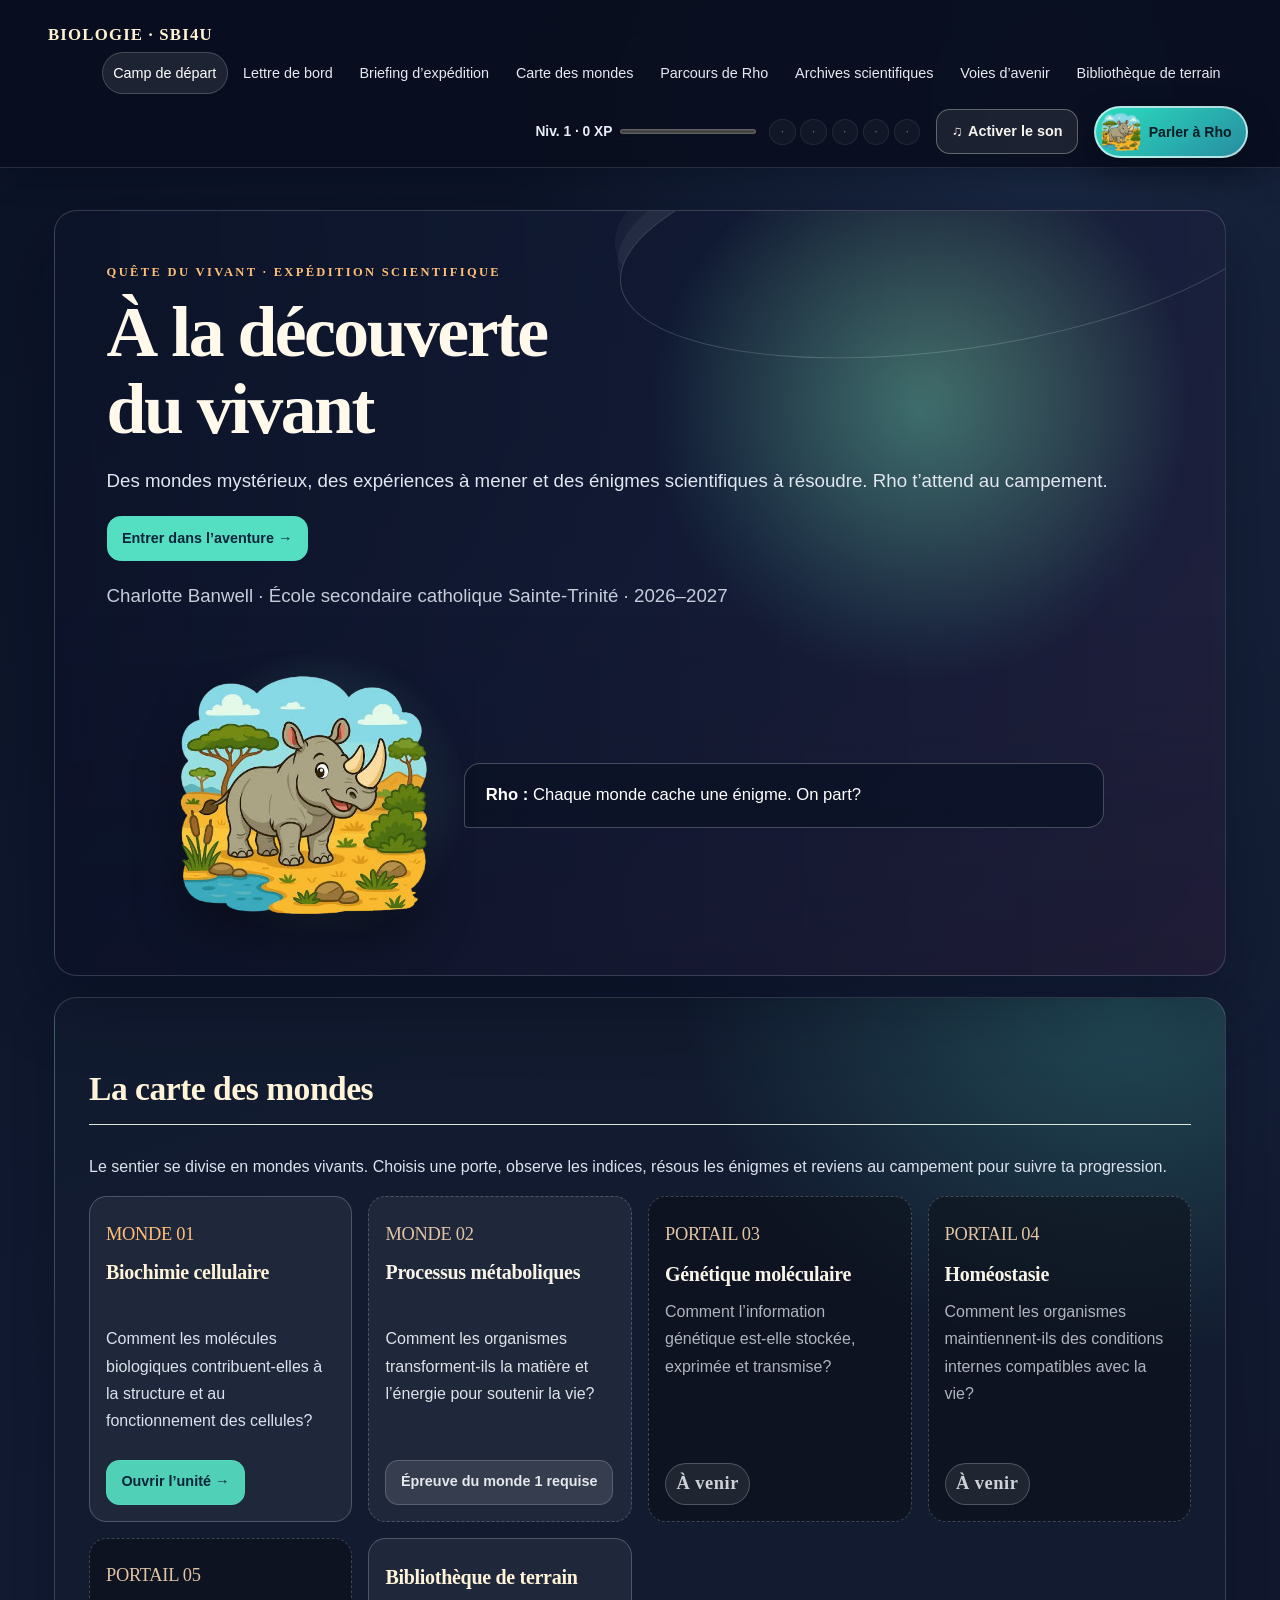
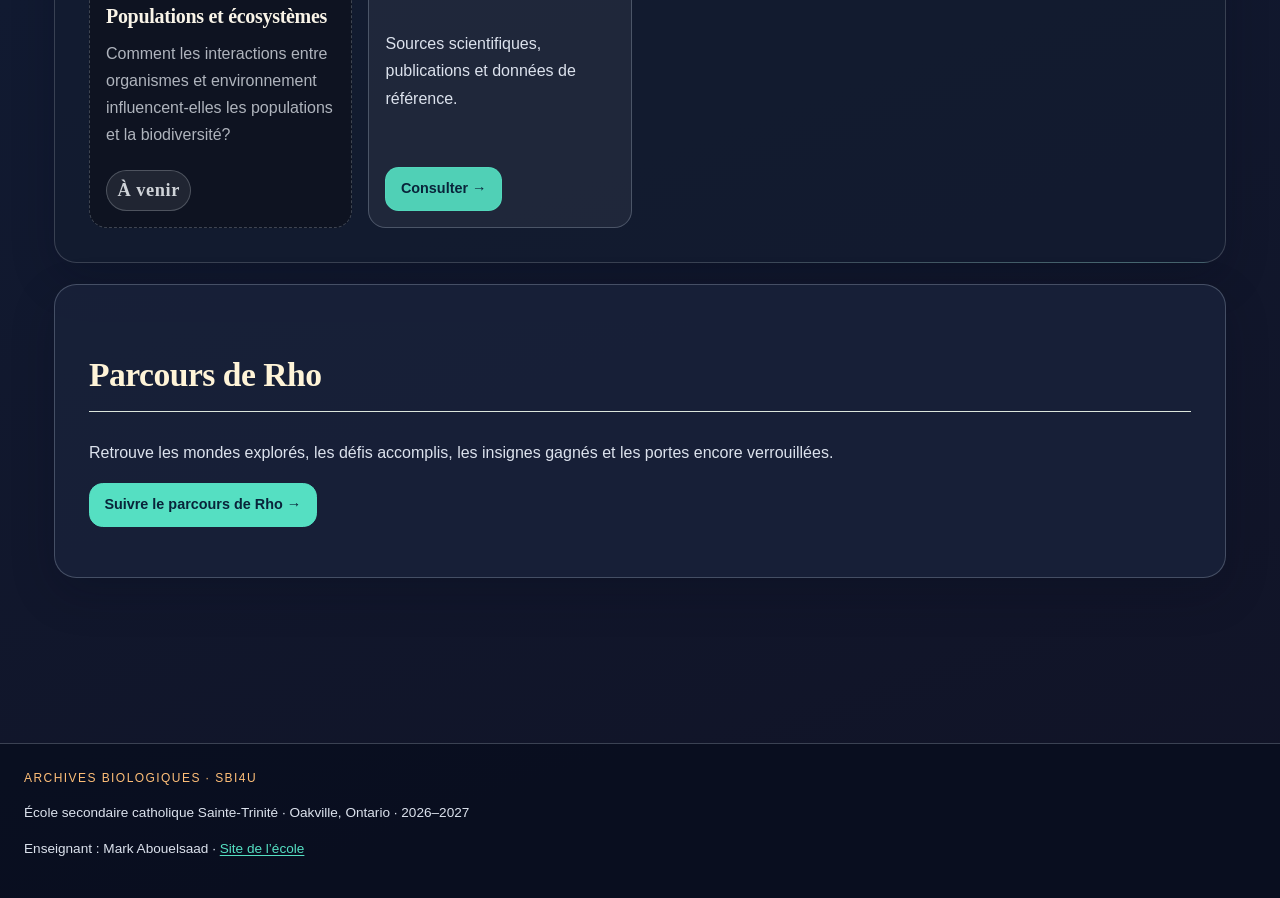
<file: index.html>
<!DOCTYPE html>
<html lang="fr"><head><meta charset="utf-8"/><meta content="width=device-width,initial-scale=1" name="viewport"/><meta content="#fff8df" name="theme-color"/><title>Quête du vivant | SBI4U</title><style> :root{--ink:#182b32;--muted:#52646a;--paper:#f5f1e7;--card:#fffdf7;--line:#c9c2b3;--accent:#234c54;--accent2:#8b6947;--u1:#8a6a3e;--u2:#2b7467;--u3:#6d608f;--u4:#28728a;--u5:#587444;--shadow:0 8px 24px rgba(24,43,50,.07)}*{box-sizing:border-box}html{scroll-behavior:smooth;scroll-padding-top:100px}body{margin:0;background:var(--paper);color:var(--ink);font:16px/1.68 Arial,Helvetica,sans-serif}h1,h2,h3,h4,.brand,.eyebrow{font-family:Georgia,'Times New Roman',serif;letter-spacing:.01em}h1{font-size:clamp(2.15rem,5vw,4rem);line-height:1.08;font-weight:500;margin:.3rem 0 1rem}h2{font-size:clamp(1.45rem,3vw,2.1rem);font-weight:500;border-bottom:1px solid var(--line);padding-bottom:.45rem}h3{font-size:1.25rem;font-weight:500}p{max-width:82ch}a{color:#174e5c}a:focus-visible,button:focus-visible,summary:focus-visible,[tabindex]:focus-visible{outline:3px solid #9a6e3e;outline-offset:3px}.top{position:sticky;top:0;z-index:20;background:rgba(245,241,231,.97);border-bottom:1px solid var(--line);backdrop-filter:blur(10px)}nav{max-width:1320px;margin:auto;display:flex;gap:.25rem;align-items:center;flex-wrap:wrap;padding:.65rem 1rem}.brand{font-size:1rem;color:var(--ink);margin-right:auto;text-decoration:none;font-weight:bold}.navbtn{display:inline-flex;align-items:center;padding:.45rem .58rem;border:1px solid transparent;border-radius:2px;background:transparent;color:var(--ink);text-decoration:none;font-size:.82rem;cursor:pointer}.navbtn:hover,.navbtn[aria-current=page]{border-color:var(--line);background:#ebe5d8}main{max-width:1240px;margin:auto;padding:1.4rem clamp(1rem,3vw,2.5rem) 4rem}.hero,.section,.card,.panel,.document{background:var(--card);border:1px solid var(--line);border-radius:2px;box-shadow:var(--shadow)}.hero{padding:clamp(1.4rem,4vw,3.5rem);min-height:260px}.section{padding:clamp(1rem,3vw,2rem);margin:1.3rem 0}.card{padding:1.1rem;box-shadow:none}.eyebrow,.muted,.meta,.small{color:var(--muted)}.eyebrow,.archive-label{font-size:.75rem;letter-spacing:.12em;text-transform:uppercase;color:var(--accent2)}.tag{display:inline-block;padding:.15rem .5rem;border:1px solid var(--line);background:#e7e1d4;font-size:.8rem;margin:.15rem}.grid{display:grid;grid-template-columns:repeat(auto-fit,minmax(min(100%,245px),1fr));gap:1rem}.module{display:block;text-decoration:none;color:inherit;padding:1.15rem;border:1px solid var(--line);background:var(--card);min-height:145px;transition:background .15s,border-color .15s}.module:hover{background:#eee8da;border-color:var(--accent)}.module h2,.module h3{border:0;margin-top:.35rem}.btn,button{font:inherit;cursor:pointer}.btn,button.primary{display:inline-block;background:var(--accent);color:var(--card);border:1px solid var(--accent);padding:.62rem .9rem;text-decoration:none}.btn:hover,button.primary:hover{background:#183a40}.btn.secondary,button.secondary{background:transparent;color:var(--ink);border:1px solid var(--line)}.unit-head{border-left:6px solid var(--unit,var(--accent));padding-left:1rem}.unit-kicker{font-size:.78rem;text-transform:uppercase;letter-spacing:.12em;color:var(--unit,var(--accent));font-weight:bold}.unit-menu{display:flex;gap:.45rem;flex-wrap:wrap;margin:1rem 0}.unit-menu a{display:inline-block;border:1px solid var(--line);padding:.35rem .6rem;text-decoration:none;background:var(--card);color:var(--ink);font-size:.9rem}.unit-menu a:hover{border-color:var(--unit,var(--accent))}.content-section{scroll-margin-top:100px;margin:1.5rem 0}.content-section>h2{margin-bottom:1rem}.split{display:grid;grid-template-columns:repeat(auto-fit,minmax(min(100%,310px),1fr));gap:1rem}.document{max-width:850px;margin:1rem auto;padding:clamp(1.2rem,4vw,3rem)}.document p{max-width:none}.citation{font-size:.9rem;color:var(--muted);border-left:2px solid var(--accent2);padding-left:.75rem}.concept-map{border:1px solid var(--line);background:#fbf8f0;padding:1rem;overflow:auto}.map-network{min-width:660px;display:grid;grid-template-columns:repeat(4,minmax(130px,1fr));gap:.65rem;align-items:center}.concept-node{display:block;min-height:55px;padding:.6rem;border:1px solid var(--unit,var(--accent));background:var(--card);color:var(--ink);text-align:center;border-radius:2px;font-weight:600}.concept-node:hover,.concept-node[aria-pressed=true]{background:var(--unit,var(--accent));color:#fff}.connector{font-size:.78rem;color:var(--muted);text-align:center;padding:.1rem}.map-detail{margin-top:1rem;padding:1rem;border-left:4px solid var(--unit,var(--accent));background:var(--card);min-height:75px}.map-reset{margin-top:.75rem}.tabs{display:flex;gap:.4rem;flex-wrap:wrap;margin:1rem 0}.tabs button{background:transparent;color:var(--ink);border:1px solid var(--line);padding:.5rem .7rem}.tabs button[aria-selected=true]{background:var(--accent);color:white;border-color:var(--accent)}.tab-panel[hidden]{display:none!important}.facts{display:grid;grid-template-columns:repeat(auto-fit,minmax(160px,1fr));gap:.75rem}.fact{border:1px solid var(--line);padding:.8rem;background:#f7f3e9}.fact b{display:block;color:var(--accent)}details{border-top:1px solid var(--line);padding:.8rem 0}summary{cursor:pointer;font-weight:600}fieldset{border:1px solid var(--line);margin:.9rem 0;padding:1rem}legend{font-weight:bold;padding:0 .3rem}.question label{display:block;padding:.25rem 0;cursor:pointer}.feedback{padding:.75rem;margin:.7rem 0;background:#ebe5d8;border-left:3px solid var(--accent)}.feedback:empty{display:none}.source-list li{margin:.4rem 0}.breadcrumbs{font-size:.88rem;color:var(--muted);margin:.5rem 0 1rem}.breadcrumbs a{color:inherit}.prevnext{display:flex;justify-content:space-between;gap:1rem;flex-wrap:wrap;border-top:1px solid var(--line);padding-top:1rem;margin-top:2rem}.checklist label{display:flex;gap:.6rem;align-items:flex-start;padding:.4rem 0}.checklist input{margin-top:.45rem;accent-color:var(--accent)}.searchbar{width:100%;max-width:480px;padding:.65rem;border:1px solid var(--line);font:inherit;background:var(--card);color:var(--ink)}footer{border-top:1px solid var(--line);padding:1.5rem;color:var(--muted);font-size:.85rem} .sr-only{position:absolute;width:1px;height:1px;padding:0;margin:-1px;overflow:hidden;clip:rect(0,0,0,0);white-space:nowrap;border:0}.unit-color-1{--unit:var(--u1)}.unit-color-2{--unit:var(--u2)}.unit-color-3{--unit:var(--u3)}.unit-color-4{--unit:var(--u4)}.unit-color-5{--unit:var(--u5)}@media(max-width:760px){nav{gap:.1rem}.brand{width:100%;margin-bottom:.3rem}.navbtn{font-size:.78rem;padding:.35rem .4rem}main{padding:1rem .75rem 3rem}.map-network{min-width:590px}.hero{min-height:0}}@media(prefers-reduced-motion:reduce){html{scroll-behavior:auto}*{transition:none!important}}
/* Améliorations visuelles et d’accessibilité */
:root{
  --ink:#18332b;--muted:#526b61;--paper:#f3f6ef;--card:#ffffff;--line:#d2ded2;
  --accent:#246447;--accent2:#a4773f;--u1:#9a743d;--u2:#26745b;--u3:#617b62;
  --u4:#317a80;--u5:#527a3f;--shadow:0 10px 30px rgba(24,51,43,.08);
}
body{font-family:system-ui,-apple-system,BlinkMacSystemFont,"Segoe UI",Arial,sans-serif;line-height:1.72}
h1,h2,h3,h4,.brand,.eyebrow{letter-spacing:-.015em}
h1{font-weight:650;letter-spacing:-.035em}
h2{font-weight:650;border-bottom-color:#dce6dc}
h3{font-weight:650}
a{color:#205c43;text-underline-offset:.18em}
.top{background:rgba(243,246,239,.96);border-bottom-color:#d2ded2}
nav{gap:.35rem;padding:.75rem 1rem}
.brand{font-size:1.03rem;letter-spacing:.015em}
.navbtn{border-radius:999px;padding:.48rem .72rem;font-size:.83rem;transition:background .15s ease,color .15s ease,border-color .15s ease}
.navbtn:hover,.navbtn[aria-current=page]{background:#dcebe0;border-color:#c4d9c8;color:#174b33}
.hero{position:relative;overflow:hidden;border-radius:20px;border-color:#d6e2d6;background:linear-gradient(125deg,#ffffff 0%,#f2f7ef 68%,#e2efe4 100%);box-shadow:0 14px 38px rgba(24,51,43,.09)}
.hero:after{content:"";position:absolute;width:230px;height:230px;right:-70px;top:-85px;border:1px solid rgba(36,100,71,.16);border-radius:50%;box-shadow:0 0 0 26px rgba(36,100,71,.035),0 0 0 54px rgba(36,100,71,.025);pointer-events:none}
.hero>*{position:relative;z-index:1}
.section,.panel,.document{border-radius:16px;border-color:#d6e2d6;box-shadow:var(--shadow)}
.section{padding:clamp(1.1rem,3vw,2.1rem)}
.card,.module{border-radius:13px;border-color:#d6e2d6;transition:transform .16s ease,box-shadow .16s ease,border-color .16s ease,background .16s ease}
.card{background:#fff}
.module{padding:1.3rem;min-height:165px;display:flex;flex-direction:column;align-items:flex-start}
.module p{flex:1}
.module:hover{background:#f7fbf6;border-color:#8fb99c;transform:translateY(-3px);box-shadow:0 10px 22px rgba(24,51,43,.08)}
.module .btn{margin-top:.6rem}
.btn,button.primary{border-radius:999px;padding:.68rem 1rem;font-weight:650;transition:transform .15s ease,background .15s ease}
.btn:hover,button.primary:hover{transform:translateY(-1px)}
.btn.secondary,button.secondary{border-radius:999px;background:#f6f9f4;border-color:#d2ded2}
.unit-menu a{border-radius:999px;padding:.42rem .72rem}
.concept-map{border-radius:15px;background:linear-gradient(145deg,#f7faf5,#edf4ec);border-color:#d2ded2}
.concept-node{border-radius:10px;min-height:62px;transition:transform .15s ease,background .15s ease}
.concept-node:hover,.concept-node[aria-pressed=true]{transform:translateY(-2px);box-shadow:0 5px 14px rgba(24,51,43,.12)}
.map-detail{border-radius:0 12px 12px 0;background:#f7faf5}
.fact{border-radius:10px;background:#f6f9f4;border-color:#d8e4d7}
.feedback{border-radius:0 10px 10px 0;background:#edf5ed}
details{border-top-color:#dbe5da}
fieldset{border-radius:12px;border-color:#d2ded2}
.searchbar{border-radius:10px}
.document{background:#fff}
footer{margin-top:1rem;background:#edf3ea;border-top-color:#d2ded2}
.skip-link{position:absolute;left:1rem;top:-5rem;z-index:100;background:#fff;color:#174b33;border:2px solid #246447;border-radius:8px;padding:.7rem 1rem;font-weight:700}
.skip-link:focus{top:1rem}
:focus-visible{outline-color:#a4773f!important}
@media(max-width:760px){
  nav{align-items:stretch}
  .brand{width:100%;padding:.25rem .25rem .45rem}
  .navbtn{flex:1 1 auto;justify-content:center;text-align:center}
  .hero:after{width:150px;height:150px;right:-65px;top:-60px}
  .module{min-height:0}
  .map-network{min-width:570px}
}
@media(prefers-reduced-motion:reduce){.module:hover,.concept-node:hover,.btn:hover,button.primary:hover{transform:none}}
@media print{
  .top,footer,.btn,.unit-menu,.map-reset,button,.searchbar,select{display:none!important}
  body{background:#fff;color:#111;font-size:11pt}
  main{max-width:none;padding:0}
  .hero,.section,.card,.panel,.document{box-shadow:none;border:1px solid #bbb;break-inside:avoid}
  a{color:#111;text-decoration:underline}
  details{break-inside:avoid}
}

/* Palette jaune et rose du portfolio */
:root{
  --ink:#422638;--muted:#745b69;--paper:#fff8df;--card:#fffdf7;--line:#ecd9c5;
  --accent:#b82e67;--accent2:#926100;--u1:#926100;--u2:#b82e67;--u3:#96476d;
  --u4:#805400;--u5:#c2537b;--shadow:0 10px 30px rgba(89,39,62,.09);
}
a{color:#a62358}
.top{background:rgba(255,248,223,.96);border-bottom-color:#ecd9c5}
.navbtn:hover,.navbtn[aria-current=page]{background:#ffedb5;border-color:#efcf85;color:#702044}
.hero{border-color:#f0d3bd;background:linear-gradient(125deg,#fffdf7 0%,#fff5d5 67%,#fbe3ed 100%);box-shadow:0 14px 38px rgba(89,39,62,.09)}
.hero:after{border-color:rgba(184,46,103,.18);box-shadow:0 0 0 26px rgba(184,46,103,.04),0 0 0 54px rgba(217,155,24,.035)}
.section,.panel,.document{border-color:#ecd9c5}
.card,.module{border-color:#ecd9c5}
.module:hover{background:#fff8e6;border-color:#d989a8;box-shadow:0 10px 22px rgba(89,39,62,.09)}
.btn,button.primary{background:#b82e67;border-color:#b82e67;color:#fffdf7}
.btn:hover,button.primary:hover{background:#96224f}
.btn.secondary,button.secondary{background:#fff9e9;border-color:#ecd9c5}
.unit-menu a:hover{border-color:var(--unit,var(--accent))}
.concept-map{background:linear-gradient(145deg,#fffaf0,#fff0d0);border-color:#ecd9c5}
.concept-node:hover,.concept-node[aria-pressed=true]{color:#fff}
.map-detail{background:#fff9ed}
.fact{background:#fff8e6;border-color:#ecd9c5}
.feedback{background:#faeaf0;border-left-color:#b82e67}
footer{background:#fff1c9;border-top-color:#ecd9c5}
.skip-link{color:#702044;border-color:#b82e67}
:focus-visible{outline-color:#b82e67!important}
.opening-letter{border-top:6px solid #b82e67;background:linear-gradient(145deg,#fffdf7 0%,#fffdf7 72%,#fff5d9 100%)}
.opening-letter .letter-date{color:#926100;text-align:right;font-weight:600}
.opening-letter .letter-signature{color:#b82e67;font-family:Georgia,'Times New Roman',serif;font-size:1.2rem}
</style><link rel="stylesheet" href="site.css"/><link rel="stylesheet" href="adventure.css"/></head><body class=""><a class="skip-link" href="#contenu">Passer au contenu</a><header class="top"><nav aria-label="Navigation principale"><a class="brand" href="index.html">BIOLOGIE · SBI4U</a><a class="navbtn" href="index.html">Camp de départ</a><a class="navbtn" href="lettre-ouverture.html">Lettre de bord</a><a class="navbtn" href="presentation.html">Briefing d’expédition</a><a class="navbtn" href="index.html#unites">Carte des mondes</a><a class="navbtn" href="parcours-rho.html">Parcours de Rho</a><a class="navbtn" href="articles.html">Archives scientifiques</a><a class="navbtn" href="carrieres.html">Voies d’avenir</a><a class="navbtn" href="bibliographie.html">Bibliothèque de terrain</a></nav></header><main id="contenu"><section class="hero"><div class="eyebrow">Archives biologiques · Portfolio scientifique</div><h1>À la découverte du vivant</h1><p>Portfolio de biologie SBI4U — une exploration des processus qui rendent la vie possible, de l’échelle moléculaire aux écosystèmes.</p><p><a class="btn" href="presentation.html">Partir à l’aventure →</a> </p><p class="muted">Charlotte Banwell · École secondaire catholique Sainte-Trinité · 2026–2027</p></section><section class="section" id="unites"><h2>La carte des mondes</h2><p>Le sentier se divise en mondes vivants. Choisis une porte, observe les indices, résous les énigmes et reviens au campement pour suivre ta progression.</p><div class="grid"><a class="module unit-color-1" href="unite1.html"><span class="eyebrow">Monde 01</span><h3>Biochimie cellulaire</h3><p>Comment les molécules biologiques contribuent-elles à la structure et au fonctionnement des cellules?</p><span class="btn secondary">Ouvrir l’unité →</span></a><a class="module unit-color-2" href="unite2.html"><span class="eyebrow">Monde 02</span><h3>Processus métaboliques</h3><p>Comment les organismes transforment-ils la matière et l’énergie pour soutenir la vie?</p><span class="btn secondary">Ouvrir l’unité →</span></a><article class="module module-upcoming unit-color-3"><span class="eyebrow">Portail 03</span><h3>Génétique moléculaire</h3><p>Comment l’information génétique est-elle stockée, exprimée et transmise?</p><span class="module-status">À venir</span></article><article class="module module-upcoming unit-color-4"><span class="eyebrow">Portail 04</span><h3>Homéostasie</h3><p>Comment les organismes maintiennent-ils des conditions internes compatibles avec la vie?</p><span class="module-status">À venir</span></article><article class="module module-upcoming unit-color-5"><span class="eyebrow">Portail 05</span><h3>Populations et écosystèmes</h3><p>Comment les interactions entre organismes et environnement influencent-elles les populations et la biodiversité?</p><span class="module-status">À venir</span></article><a class="module" href="bibliographie.html"><h3>Bibliothèque de terrain</h3><p>Sources scientifiques, publications et données de référence.</p><span class="btn secondary">Consulter →</span></a></div></section><section class="section"><h2>Parcours de Rho</h2><p>Retrouve les mondes explorés, les défis accomplis, les insignes gagnés et les portes encore verrouillées.</p><p><a class="btn" href="parcours-rho.html">Suivre le parcours de Rho →</a></p></section></main><footer><div class="archive-label">Archives biologiques · SBI4U</div><p>École secondaire catholique Sainte-Trinité · Oakville, Ontario · 2026–2027</p><p>Enseignant : Mark Abouelsaad · <a href="https://esst.cscmonavenir.ca" rel="noopener noreferrer" target="_blank">Site de l’école</a></p></footer><script>function selectConcept(btn,details){document.querySelectorAll('.concept-node[aria-pressed="true"]').forEach(n=>n.setAttribute('aria-pressed','false'));btn.setAttribute('aria-pressed','true');const box=document.getElementById(details);if(box)box.innerHTML='<h3>'+btn.dataset.title+'</h3><p>'+btn.dataset.definition+'</p><p><b>Exemple :</b> '+btn.dataset.example+'</p><p><b>Erreur fréquente :</b> '+btn.dataset.error+'</p><p><b>Unité :</b> '+btn.dataset.unit+'</p><p><b>Source :</b> '+btn.dataset.source+'</p>';}function resetMap(id){const d=document.getElementById(id);if(d)d.innerHTML='<p>Sélectionne un concept dans la carte pour afficher sa fiche détaillée.</p>';document.querySelectorAll('.concept-node').forEach(n=>n.setAttribute('aria-pressed','false'));}function setupQuiz(formId,feedbackId){const f=document.getElementById(formId);if(!f)return;f.addEventListener('submit',e=>{e.preventDefault();let score=0;const qs=[...f.querySelectorAll('[data-answer]')];let missing=0;qs.forEach(q=>{const checked=q.querySelector('input:checked');if(!checked){missing++;return}if(checked.value===q.dataset.answer)score++});const box=document.getElementById(feedbackId);if(missing){box.textContent='Réponds à toutes les questions avant de corriger.';return}const explanations=qs.map((q,i)=>{const ok=q.querySelector('input:checked').value===q.dataset.answer;return (i+1)+'. '+(ok?'Correct. ':'À revoir. ')+q.dataset.explanation}).join(' ');box.innerHTML='<p><b>Résultat :</b> '+score+' / '+qs.length+'</p><p>'+explanations+'</p>';});const reset=f.querySelector('[type=reset]');if(reset)reset.addEventListener('click',()=>{const b=document.getElementById(feedbackId);if(b)b.textContent='';});}function setupGlossary(inputId,filterId,listId){const input=document.getElementById(inputId),filter=document.getElementById(filterId),list=document.getElementById(listId);if(!list)return;function apply(){const q=(input?.value||'').toLocaleLowerCase('fr'),u=filter?.value||'all';list.querySelectorAll('[data-term]').forEach(el=>{el.hidden=!(el.dataset.term.toLocaleLowerCase('fr').includes(q)&&(u==='all'||el.dataset.unit===u))})}input?.addEventListener('input',apply);filter?.addEventListener('change',apply)}</script>
<script>(function(){const path=(location.pathname.split('/').pop()||'index.html').toLowerCase();const hash=(location.hash||'').toLowerCase();const unitPage=/^unite[1-5]\.html$/.test(path);document.querySelectorAll('nav[aria-label="Navigation principale"] a.navbtn').forEach(link=>{const href=link.getAttribute('href')||'';const parts=href.split('#');const target=(parts[0]||'').toLowerCase();const targetHash=parts.length>1?'#'+parts[1].toLowerCase():'';const isUnits=link.textContent.trim()==='Carte des mondes';const active=(target===path&&(!targetHash||targetHash===hash))||(isUnits&&(unitPage||(path==='index.html'&&hash==='#unites')));if(active)link.setAttribute('aria-current','page');else link.removeAttribute('aria-current');});})();</script>
<script src="adventure.js" defer></script></body></html>
</file>
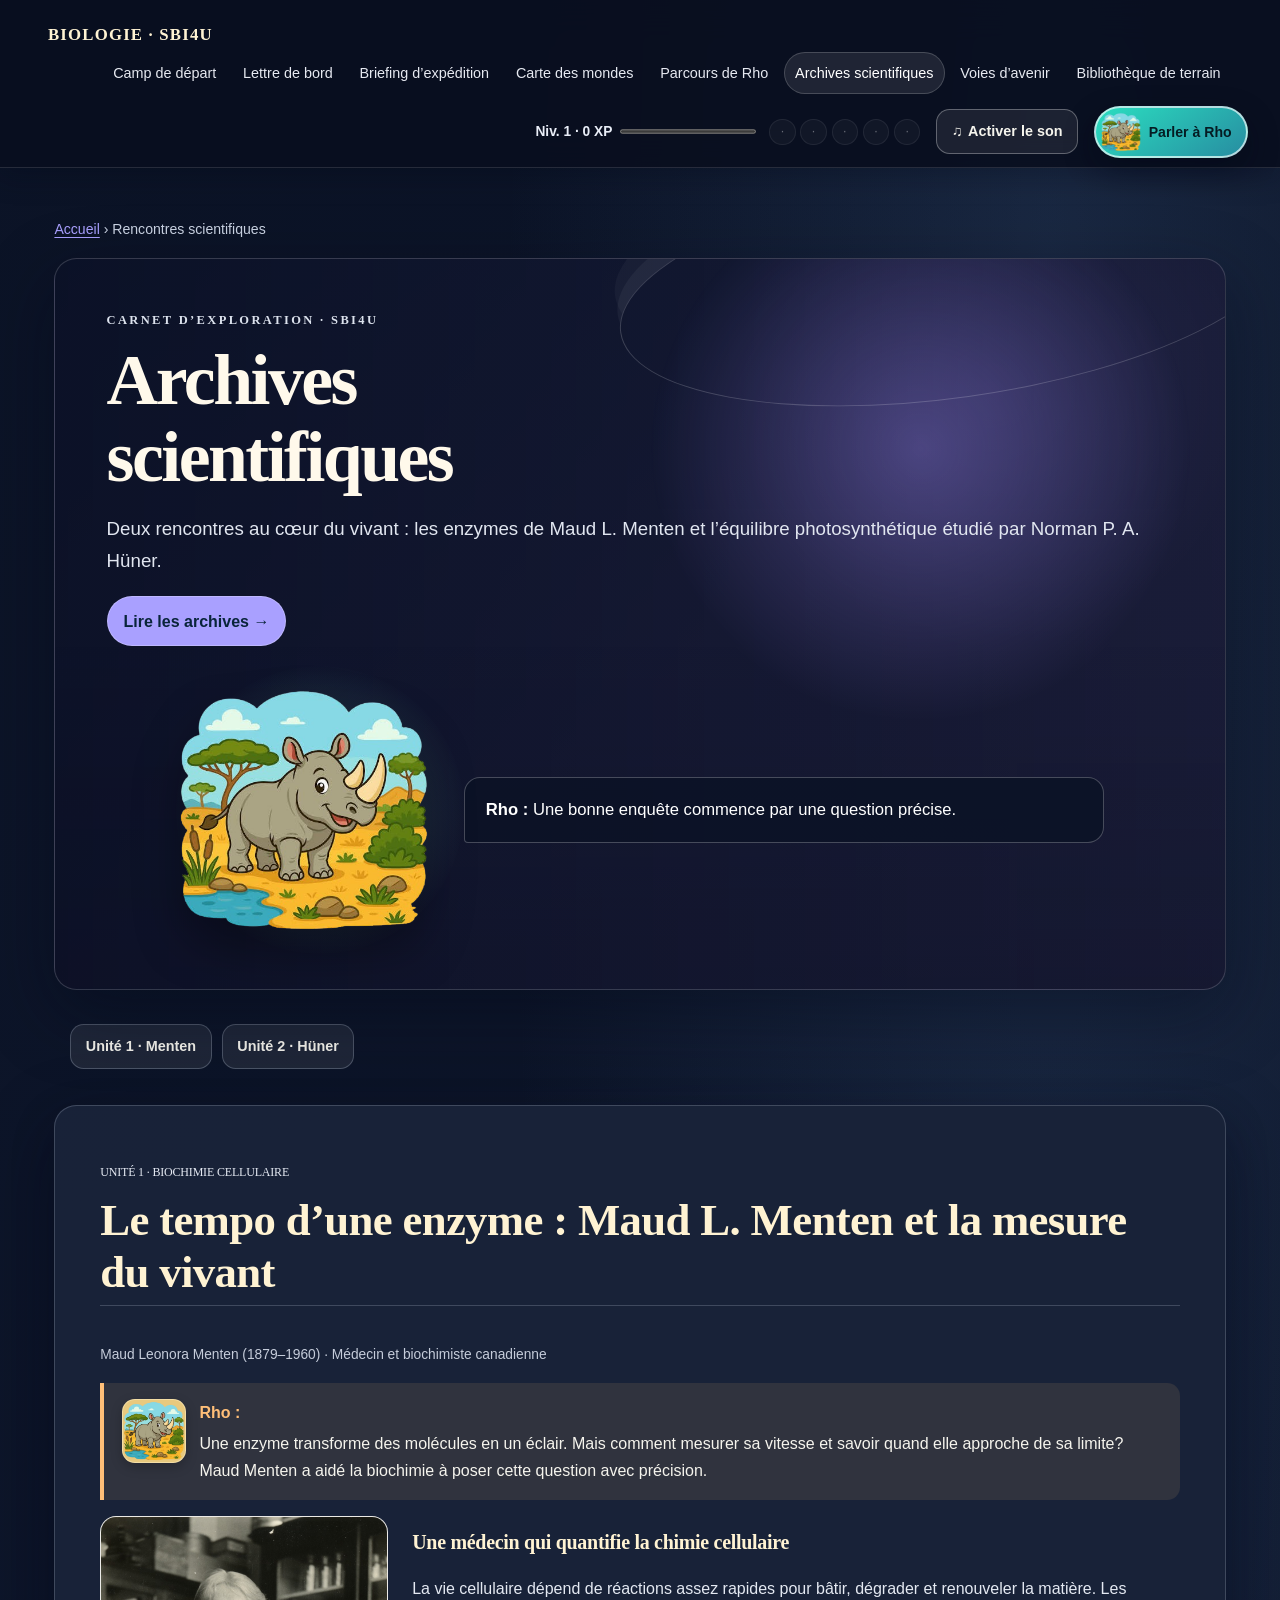
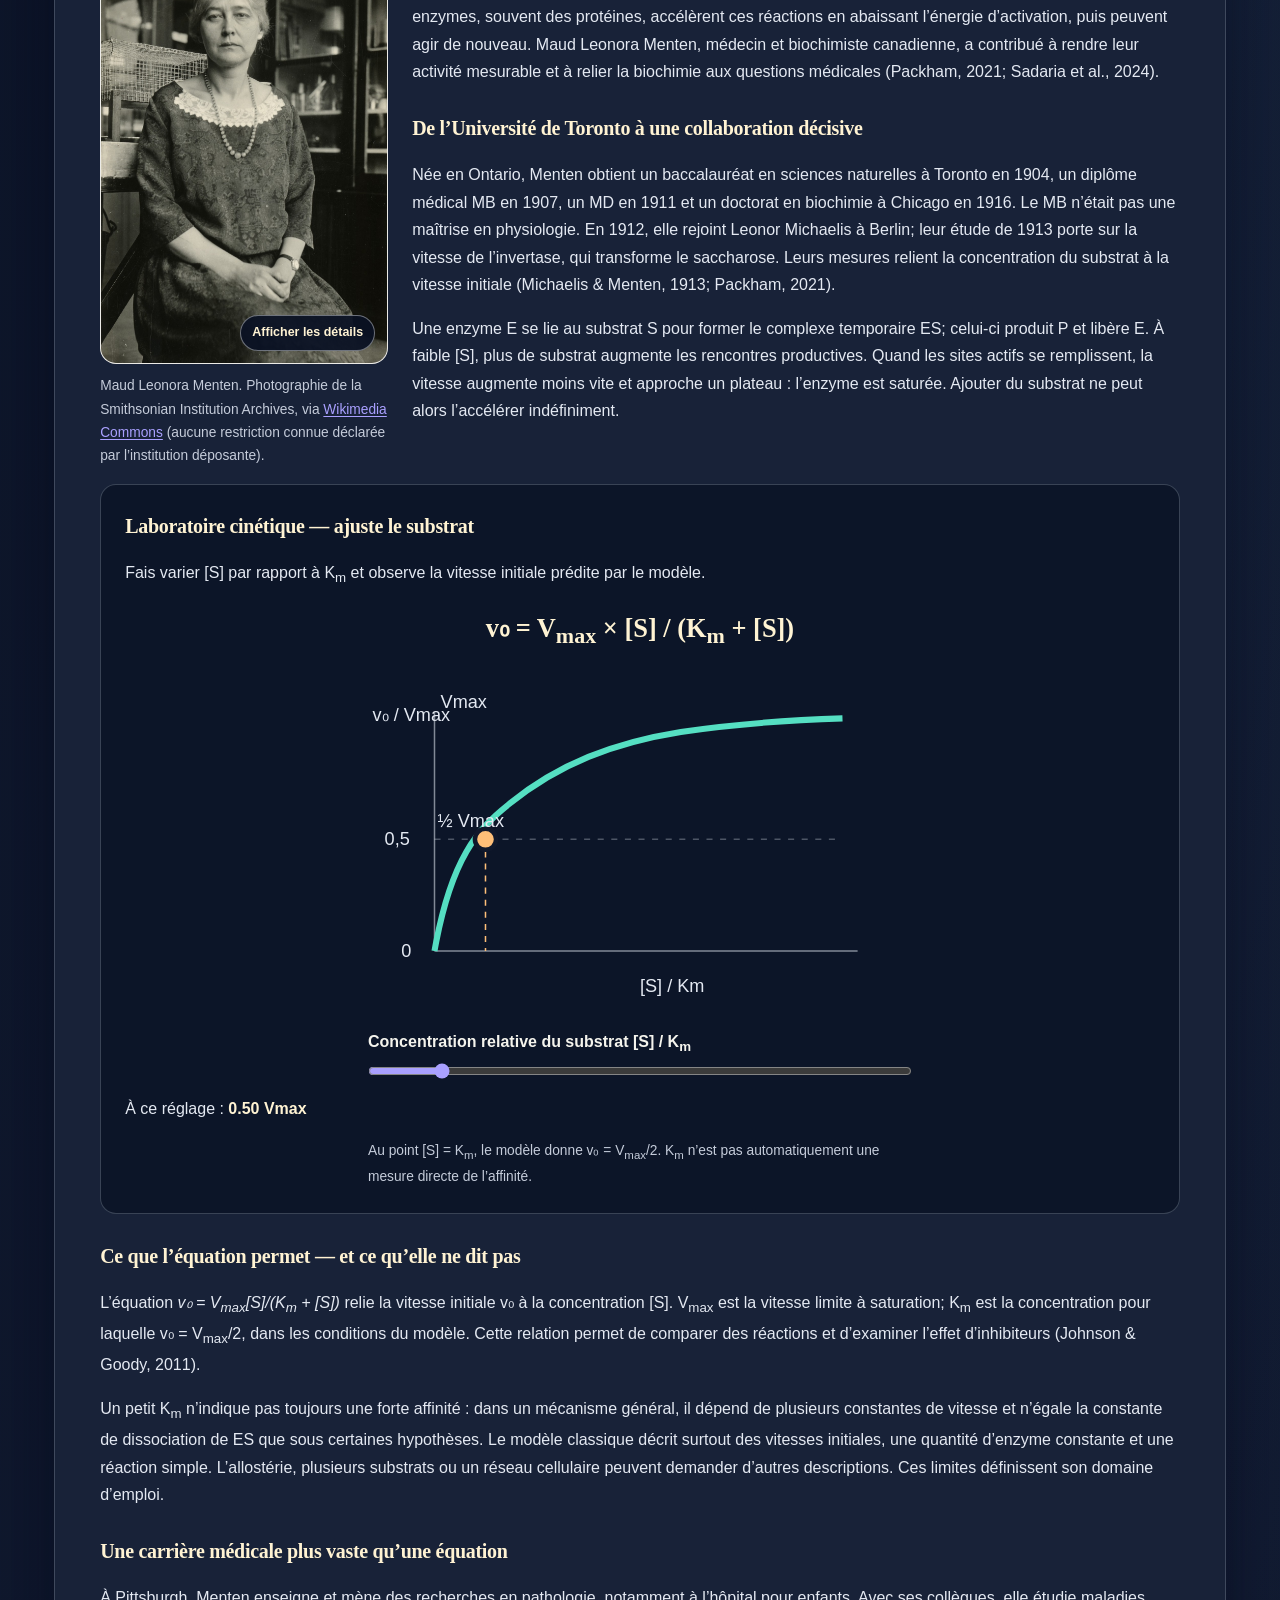
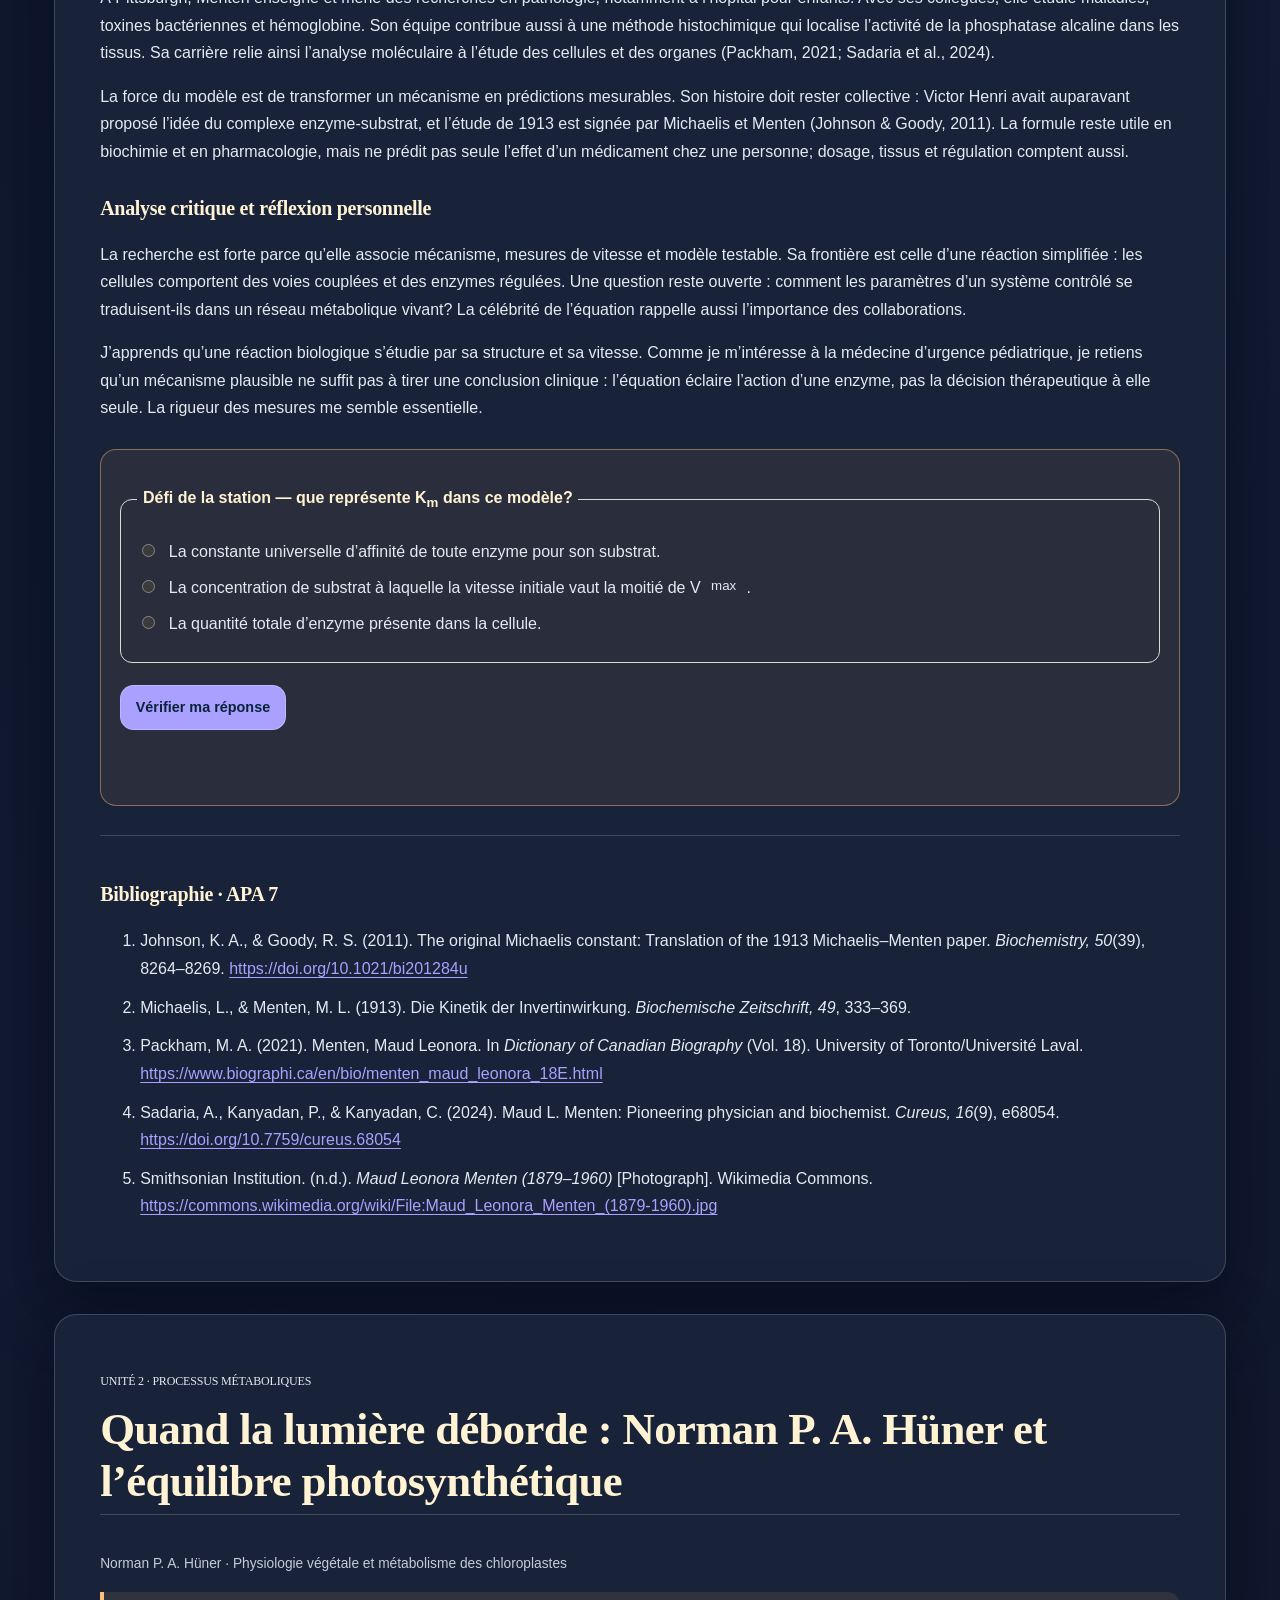
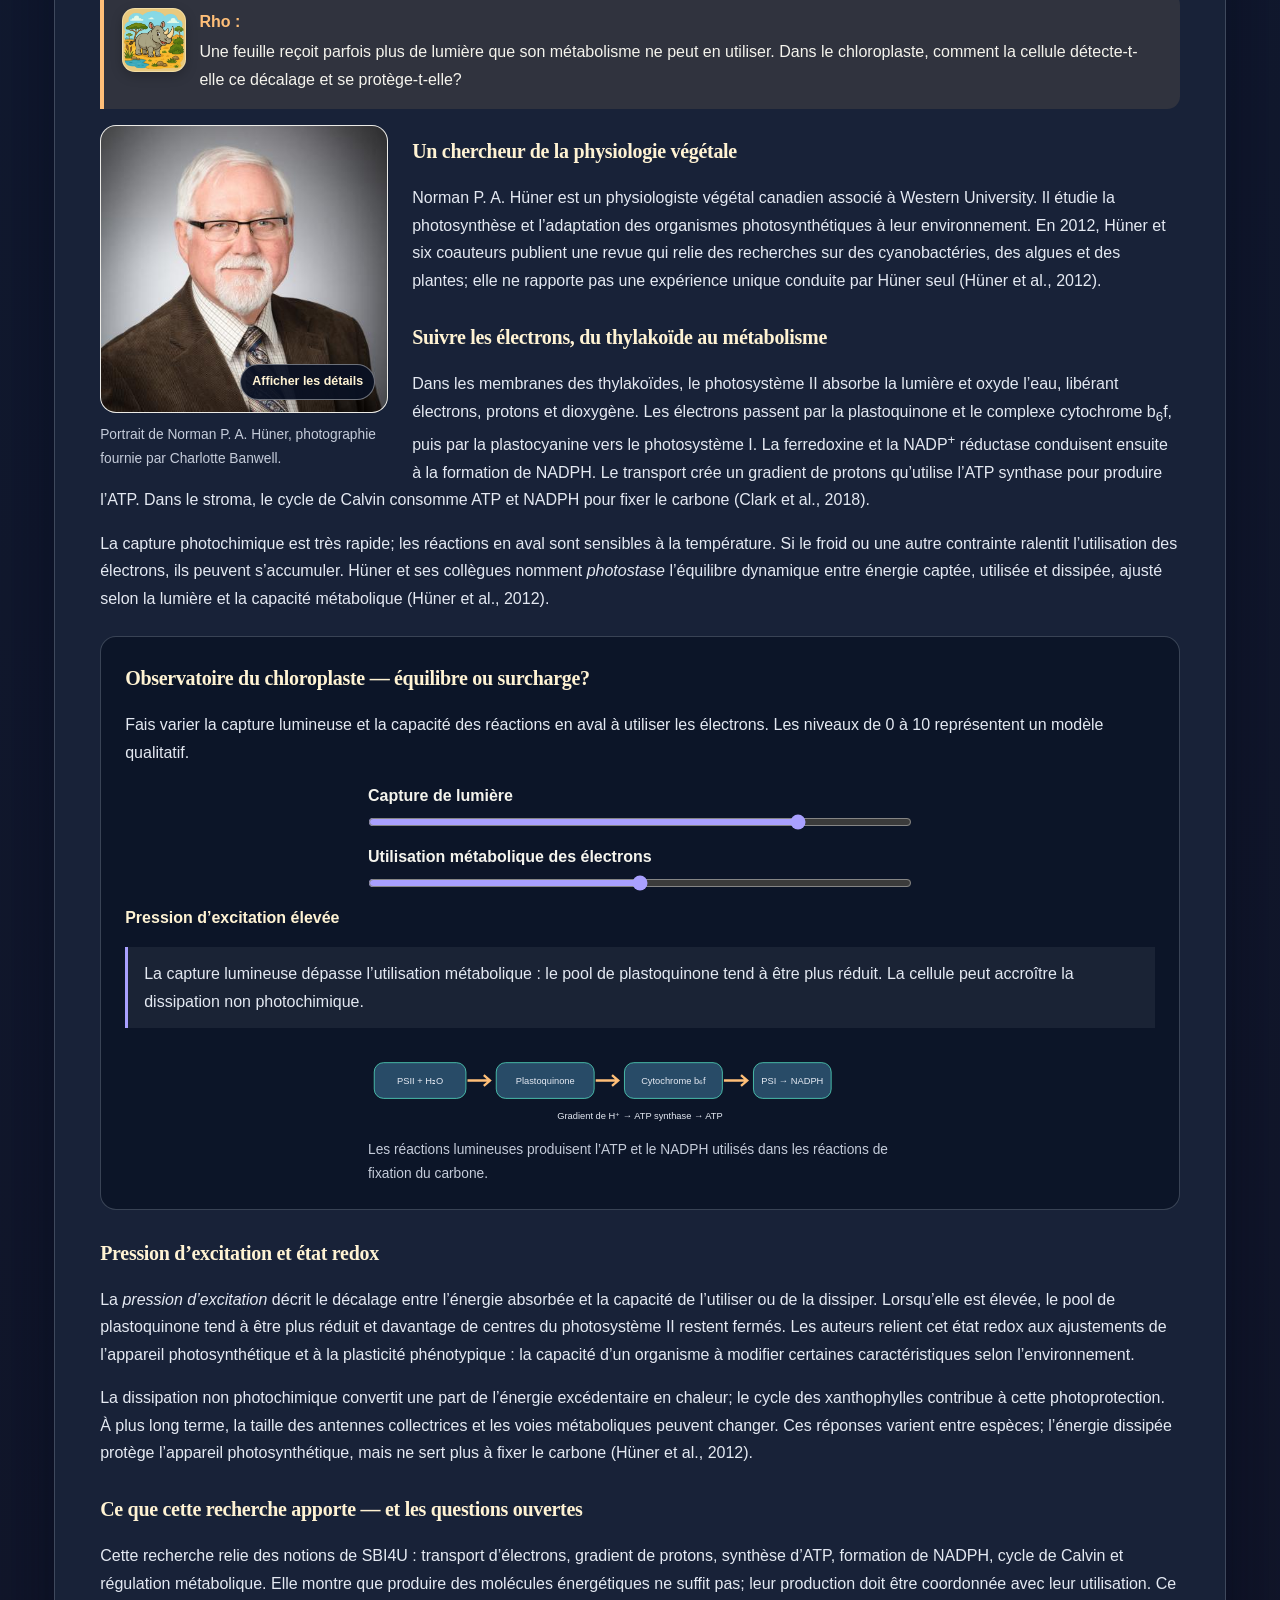
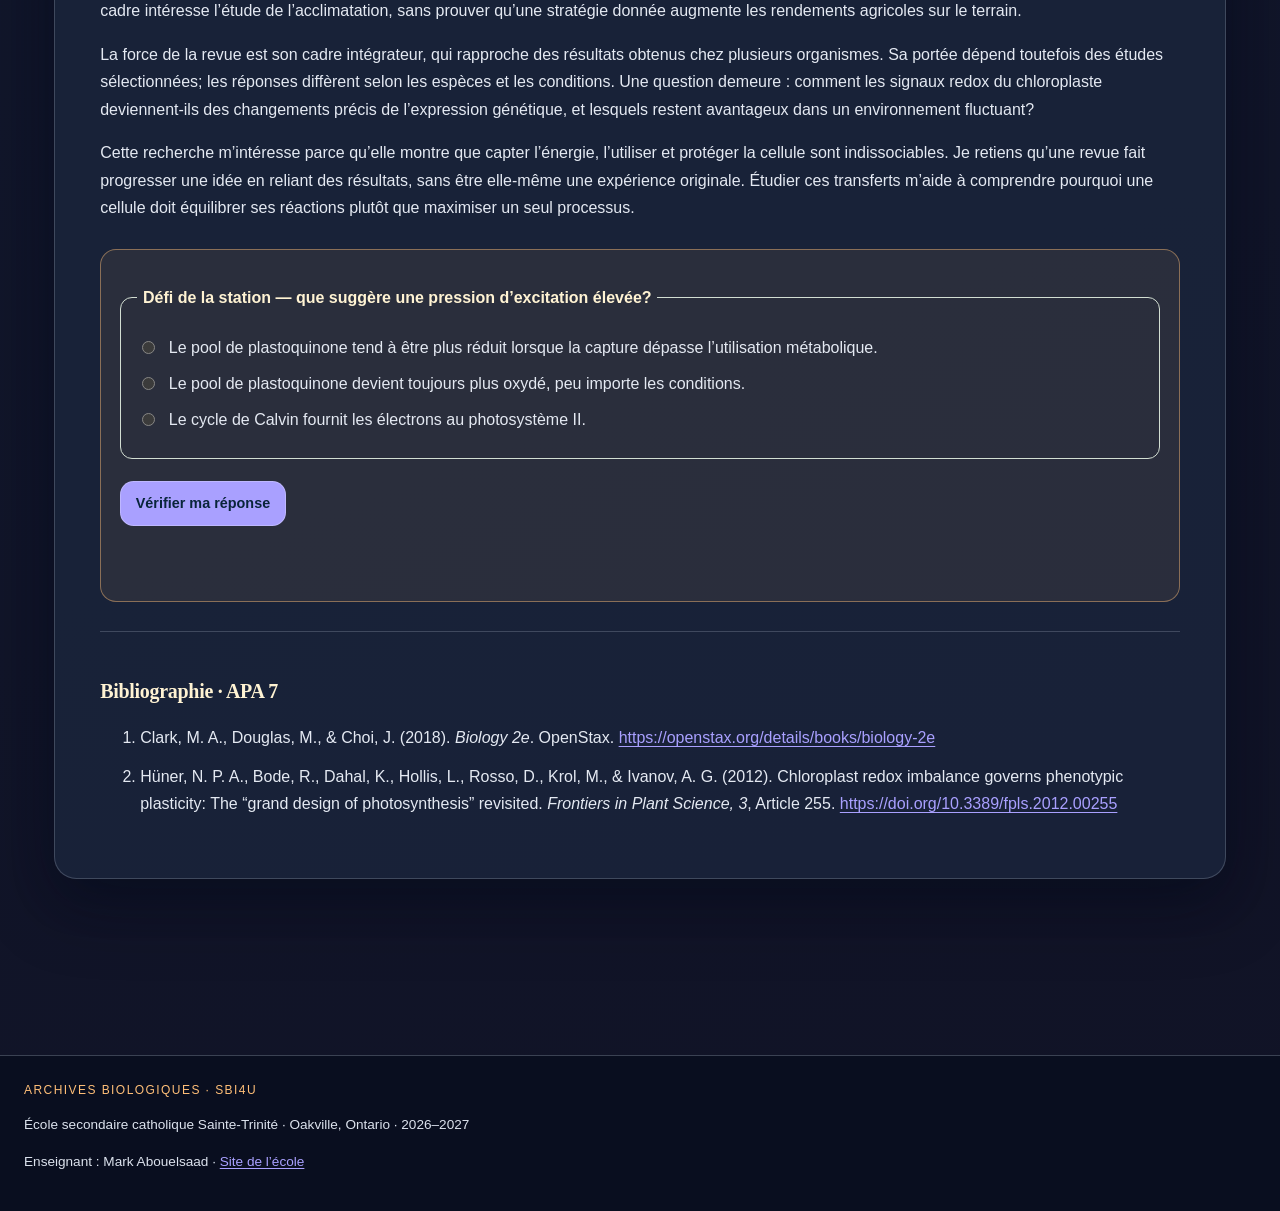
<file: articles.html>
<!DOCTYPE html>
<html lang="fr"><head><meta charset="utf-8"/><meta content="width=device-width,initial-scale=1" name="viewport"/><meta content="#fff8df" name="theme-color"/><title>Archives scientifiques | SBI4U</title><style> :root{--ink:#182b32;--muted:#52646a;--paper:#f5f1e7;--card:#fffdf7;--line:#c9c2b3;--accent:#234c54;--accent2:#8b6947;--u1:#8a6a3e;--u2:#2b7467;--u3:#6d608f;--u4:#28728a;--u5:#587444;--shadow:0 8px 24px rgba(24,43,50,.07)}*{box-sizing:border-box}html{scroll-behavior:smooth;scroll-padding-top:100px}body{margin:0;background:var(--paper);color:var(--ink);font:16px/1.68 Arial,Helvetica,sans-serif}h1,h2,h3,h4,.brand,.eyebrow{font-family:Georgia,'Times New Roman',serif;letter-spacing:.01em}h1{font-size:clamp(2.15rem,5vw,4rem);line-height:1.08;font-weight:500;margin:.3rem 0 1rem}h2{font-size:clamp(1.45rem,3vw,2.1rem);font-weight:500;border-bottom:1px solid var(--line);padding-bottom:.45rem}h3{font-size:1.25rem;font-weight:500}p{max-width:82ch}a{color:#174e5c}a:focus-visible,button:focus-visible,summary:focus-visible,[tabindex]:focus-visible{outline:3px solid #9a6e3e;outline-offset:3px}.top{position:sticky;top:0;z-index:20;background:rgba(245,241,231,.97);border-bottom:1px solid var(--line);backdrop-filter:blur(10px)}nav{max-width:1320px;margin:auto;display:flex;gap:.25rem;align-items:center;flex-wrap:wrap;padding:.65rem 1rem}.brand{font-size:1rem;color:var(--ink);margin-right:auto;text-decoration:none;font-weight:bold}.navbtn{display:inline-flex;align-items:center;padding:.45rem .58rem;border:1px solid transparent;border-radius:2px;background:transparent;color:var(--ink);text-decoration:none;font-size:.82rem;cursor:pointer}.navbtn:hover,.navbtn[aria-current=page]{border-color:var(--line);background:#ebe5d8}main{max-width:1240px;margin:auto;padding:1.4rem clamp(1rem,3vw,2.5rem) 4rem}.hero,.section,.card,.panel,.document{background:var(--card);border:1px solid var(--line);border-radius:2px;box-shadow:var(--shadow)}.hero{padding:clamp(1.4rem,4vw,3.5rem);min-height:260px}.section{padding:clamp(1rem,3vw,2rem);margin:1.3rem 0}.card{padding:1.1rem;box-shadow:none}.eyebrow,.muted,.meta,.small{color:var(--muted)}.eyebrow,.archive-label{font-size:.75rem;letter-spacing:.12em;text-transform:uppercase;color:var(--accent2)}.tag{display:inline-block;padding:.15rem .5rem;border:1px solid var(--line);background:#e7e1d4;font-size:.8rem;margin:.15rem}.grid{display:grid;grid-template-columns:repeat(auto-fit,minmax(min(100%,245px),1fr));gap:1rem}.module{display:block;text-decoration:none;color:inherit;padding:1.15rem;border:1px solid var(--line);background:var(--card);min-height:145px;transition:background .15s,border-color .15s}.module:hover{background:#eee8da;border-color:var(--accent)}.module h2,.module h3{border:0;margin-top:.35rem}.btn,button{font:inherit;cursor:pointer}.btn,button.primary{display:inline-block;background:var(--accent);color:var(--card);border:1px solid var(--accent);padding:.62rem .9rem;text-decoration:none}.btn:hover,button.primary:hover{background:#183a40}.btn.secondary,button.secondary{background:transparent;color:var(--ink);border:1px solid var(--line)}.unit-head{border-left:6px solid var(--unit,var(--accent));padding-left:1rem}.unit-kicker{font-size:.78rem;text-transform:uppercase;letter-spacing:.12em;color:var(--unit,var(--accent));font-weight:bold}.unit-menu{display:flex;gap:.45rem;flex-wrap:wrap;margin:1rem 0}.unit-menu a{display:inline-block;border:1px solid var(--line);padding:.35rem .6rem;text-decoration:none;background:var(--card);color:var(--ink);font-size:.9rem}.unit-menu a:hover{border-color:var(--unit,var(--accent))}.content-section{scroll-margin-top:100px;margin:1.5rem 0}.content-section>h2{margin-bottom:1rem}.split{display:grid;grid-template-columns:repeat(auto-fit,minmax(min(100%,310px),1fr));gap:1rem}.document{max-width:850px;margin:1rem auto;padding:clamp(1.2rem,4vw,3rem)}.document p{max-width:none}.citation{font-size:.9rem;color:var(--muted);border-left:2px solid var(--accent2);padding-left:.75rem}.concept-map{border:1px solid var(--line);background:#fbf8f0;padding:1rem;overflow:auto}.map-network{min-width:660px;display:grid;grid-template-columns:repeat(4,minmax(130px,1fr));gap:.65rem;align-items:center}.concept-node{display:block;min-height:55px;padding:.6rem;border:1px solid var(--unit,var(--accent));background:var(--card);color:var(--ink);text-align:center;border-radius:2px;font-weight:600}.concept-node:hover,.concept-node[aria-pressed=true]{background:var(--unit,var(--accent));color:#fff}.connector{font-size:.78rem;color:var(--muted);text-align:center;padding:.1rem}.map-detail{margin-top:1rem;padding:1rem;border-left:4px solid var(--unit,var(--accent));background:var(--card);min-height:75px}.map-reset{margin-top:.75rem}.tabs{display:flex;gap:.4rem;flex-wrap:wrap;margin:1rem 0}.tabs button{background:transparent;color:var(--ink);border:1px solid var(--line);padding:.5rem .7rem}.tabs button[aria-selected=true]{background:var(--accent);color:white;border-color:var(--accent)}.tab-panel[hidden]{display:none!important}.facts{display:grid;grid-template-columns:repeat(auto-fit,minmax(160px,1fr));gap:.75rem}.fact{border:1px solid var(--line);padding:.8rem;background:#f7f3e9}.fact b{display:block;color:var(--accent)}details{border-top:1px solid var(--line);padding:.8rem 0}summary{cursor:pointer;font-weight:600}fieldset{border:1px solid var(--line);margin:.9rem 0;padding:1rem}legend{font-weight:bold;padding:0 .3rem}.question label{display:block;padding:.25rem 0;cursor:pointer}.feedback{padding:.75rem;margin:.7rem 0;background:#ebe5d8;border-left:3px solid var(--accent)}.feedback:empty{display:none}.source-list li{margin:.4rem 0}.breadcrumbs{font-size:.88rem;color:var(--muted);margin:.5rem 0 1rem}.breadcrumbs a{color:inherit}.prevnext{display:flex;justify-content:space-between;gap:1rem;flex-wrap:wrap;border-top:1px solid var(--line);padding-top:1rem;margin-top:2rem}.checklist label{display:flex;gap:.6rem;align-items:flex-start;padding:.4rem 0}.checklist input{margin-top:.45rem;accent-color:var(--accent)}.searchbar{width:100%;max-width:480px;padding:.65rem;border:1px solid var(--line);font:inherit;background:var(--card);color:var(--ink)}footer{border-top:1px solid var(--line);padding:1.5rem;color:var(--muted);font-size:.85rem} .sr-only{position:absolute;width:1px;height:1px;padding:0;margin:-1px;overflow:hidden;clip:rect(0,0,0,0);white-space:nowrap;border:0}.unit-color-1{--unit:var(--u1)}.unit-color-2{--unit:var(--u2)}.unit-color-3{--unit:var(--u3)}.unit-color-4{--unit:var(--u4)}.unit-color-5{--unit:var(--u5)}@media(max-width:760px){nav{gap:.1rem}.brand{width:100%;margin-bottom:.3rem}.navbtn{font-size:.78rem;padding:.35rem .4rem}main{padding:1rem .75rem 3rem}.map-network{min-width:590px}.hero{min-height:0}}@media(prefers-reduced-motion:reduce){html{scroll-behavior:auto}*{transition:none!important}}
/* Améliorations visuelles et d’accessibilité */
:root{
  --ink:#18332b;--muted:#526b61;--paper:#f3f6ef;--card:#ffffff;--line:#d2ded2;
  --accent:#246447;--accent2:#a4773f;--u1:#9a743d;--u2:#26745b;--u3:#617b62;
  --u4:#317a80;--u5:#527a3f;--shadow:0 10px 30px rgba(24,51,43,.08);
}
body{font-family:system-ui,-apple-system,BlinkMacSystemFont,"Segoe UI",Arial,sans-serif;line-height:1.72}
h1,h2,h3,h4,.brand,.eyebrow{letter-spacing:-.015em}
h1{font-weight:650;letter-spacing:-.035em}
h2{font-weight:650;border-bottom-color:#dce6dc}
h3{font-weight:650}
a{color:#205c43;text-underline-offset:.18em}
.top{background:rgba(243,246,239,.96);border-bottom-color:#d2ded2}
nav{gap:.35rem;padding:.75rem 1rem}
.brand{font-size:1.03rem;letter-spacing:.015em}
.navbtn{border-radius:999px;padding:.48rem .72rem;font-size:.83rem;transition:background .15s ease,color .15s ease,border-color .15s ease}
.navbtn:hover,.navbtn[aria-current=page]{background:#dcebe0;border-color:#c4d9c8;color:#174b33}
.hero{position:relative;overflow:hidden;border-radius:20px;border-color:#d6e2d6;background:linear-gradient(125deg,#ffffff 0%,#f2f7ef 68%,#e2efe4 100%);box-shadow:0 14px 38px rgba(24,51,43,.09)}
.hero:after{content:"";position:absolute;width:230px;height:230px;right:-70px;top:-85px;border:1px solid rgba(36,100,71,.16);border-radius:50%;box-shadow:0 0 0 26px rgba(36,100,71,.035),0 0 0 54px rgba(36,100,71,.025);pointer-events:none}
.hero>*{position:relative;z-index:1}
.section,.panel,.document{border-radius:16px;border-color:#d6e2d6;box-shadow:var(--shadow)}
.section{padding:clamp(1.1rem,3vw,2.1rem)}
.card,.module{border-radius:13px;border-color:#d6e2d6;transition:transform .16s ease,box-shadow .16s ease,border-color .16s ease,background .16s ease}
.card{background:#fff}
.module{padding:1.3rem;min-height:165px;display:flex;flex-direction:column;align-items:flex-start}
.module p{flex:1}
.module:hover{background:#f7fbf6;border-color:#8fb99c;transform:translateY(-3px);box-shadow:0 10px 22px rgba(24,51,43,.08)}
.module .btn{margin-top:.6rem}
.btn,button.primary{border-radius:999px;padding:.68rem 1rem;font-weight:650;transition:transform .15s ease,background .15s ease}
.btn:hover,button.primary:hover{transform:translateY(-1px)}
.btn.secondary,button.secondary{border-radius:999px;background:#f6f9f4;border-color:#d2ded2}
.unit-menu a{border-radius:999px;padding:.42rem .72rem}
.concept-map{border-radius:15px;background:linear-gradient(145deg,#f7faf5,#edf4ec);border-color:#d2ded2}
.concept-node{border-radius:10px;min-height:62px;transition:transform .15s ease,background .15s ease}
.concept-node:hover,.concept-node[aria-pressed=true]{transform:translateY(-2px);box-shadow:0 5px 14px rgba(24,51,43,.12)}
.map-detail{border-radius:0 12px 12px 0;background:#f7faf5}
.fact{border-radius:10px;background:#f6f9f4;border-color:#d8e4d7}
.feedback{border-radius:0 10px 10px 0;background:#edf5ed}
details{border-top-color:#dbe5da}
fieldset{border-radius:12px;border-color:#d2ded2}
.searchbar{border-radius:10px}
.document{background:#fff}
footer{margin-top:1rem;background:#edf3ea;border-top-color:#d2ded2}
.skip-link{position:absolute;left:1rem;top:-5rem;z-index:100;background:#fff;color:#174b33;border:2px solid #246447;border-radius:8px;padding:.7rem 1rem;font-weight:700}
.skip-link:focus{top:1rem}
:focus-visible{outline-color:#a4773f!important}
@media(max-width:760px){
  nav{align-items:stretch}
  .brand{width:100%;padding:.25rem .25rem .45rem}
  .navbtn{flex:1 1 auto;justify-content:center;text-align:center}
  .hero:after{width:150px;height:150px;right:-65px;top:-60px}
  .module{min-height:0}
  .map-network{min-width:570px}
}
@media(prefers-reduced-motion:reduce){.module:hover,.concept-node:hover,.btn:hover,button.primary:hover{transform:none}}
@media print{
  .top,footer,.btn,.unit-menu,.map-reset,button,.searchbar,select{display:none!important}
  body{background:#fff;color:#111;font-size:11pt}
  main{max-width:none;padding:0}
  .hero,.section,.card,.panel,.document{box-shadow:none;border:1px solid #bbb;break-inside:avoid}
  a{color:#111;text-decoration:underline}
  details{break-inside:avoid}
}

/* Palette jaune et rose du portfolio */
:root{
  --ink:#422638;--muted:#745b69;--paper:#fff8df;--card:#fffdf7;--line:#ecd9c5;
  --accent:#b82e67;--accent2:#926100;--u1:#926100;--u2:#b82e67;--u3:#96476d;
  --u4:#805400;--u5:#c2537b;--shadow:0 10px 30px rgba(89,39,62,.09);
}
a{color:#a62358}
.top{background:rgba(255,248,223,.96);border-bottom-color:#ecd9c5}
.navbtn:hover,.navbtn[aria-current=page]{background:#ffedb5;border-color:#efcf85;color:#702044}
.hero{border-color:#f0d3bd;background:linear-gradient(125deg,#fffdf7 0%,#fff5d5 67%,#fbe3ed 100%);box-shadow:0 14px 38px rgba(89,39,62,.09)}
.hero:after{border-color:rgba(184,46,103,.18);box-shadow:0 0 0 26px rgba(184,46,103,.04),0 0 0 54px rgba(217,155,24,.035)}
.section,.panel,.document{border-color:#ecd9c5}
.card,.module{border-color:#ecd9c5}
.module:hover{background:#fff8e6;border-color:#d989a8;box-shadow:0 10px 22px rgba(89,39,62,.09)}
.btn,button.primary{background:#b82e67;border-color:#b82e67;color:#fffdf7}
.btn:hover,button.primary:hover{background:#96224f}
.btn.secondary,button.secondary{background:#fff9e9;border-color:#ecd9c5}
.unit-menu a:hover{border-color:var(--unit,var(--accent))}
.concept-map{background:linear-gradient(145deg,#fffaf0,#fff0d0);border-color:#ecd9c5}
.concept-node:hover,.concept-node[aria-pressed=true]{color:#fff}
.map-detail{background:#fff9ed}
.fact{background:#fff8e6;border-color:#ecd9c5}
.feedback{background:#faeaf0;border-left-color:#b82e67}
footer{background:#fff1c9;border-top-color:#ecd9c5}
.skip-link{color:#702044;border-color:#b82e67}
:focus-visible{outline-color:#b82e67!important}
.opening-letter{border-top:6px solid #b82e67;background:linear-gradient(145deg,#fffdf7 0%,#fffdf7 72%,#fff5d9 100%)}
.opening-letter .letter-date{color:#926100;text-align:right;font-weight:600}
.opening-letter .letter-signature{color:#b82e67;font-family:Georgia,'Times New Roman',serif;font-size:1.2rem}
</style><link rel="stylesheet" href="site.css"/><link rel="stylesheet" href="adventure.css"/></head><body class=""><a class="skip-link" href="#contenu">Passer au contenu</a><header class="top"><nav aria-label="Navigation principale"><a class="brand" href="index.html">BIOLOGIE · SBI4U</a><a class="navbtn" href="index.html">Camp de départ</a><a class="navbtn" href="lettre-ouverture.html">Lettre de bord</a><a class="navbtn" href="presentation.html">Briefing d’expédition</a><a class="navbtn" href="index.html#unites">Carte des mondes</a><a class="navbtn" href="parcours-rho.html">Parcours de Rho</a><a class="navbtn" href="articles.html">Archives scientifiques</a><a class="navbtn" href="carrieres.html">Voies d’avenir</a><a class="navbtn" href="bibliographie.html">Bibliothèque de terrain</a></nav></header><main id="contenu"><div class="breadcrumbs"><a href="index.html">Accueil</a> › Rencontres scientifiques</div><section class="hero"><p class="eyebrow">Dossier de recherche</p><h1>Archives scientifiques</h1><p>Deux rencontres au cœur du vivant : les enzymes de Maud L. Menten et l’équilibre photosynthétique étudié par Norman P. A. Hüner.</p></section><nav class="archive-jump" aria-label="Choisir une découverte"><a class="btn secondary" href="#menten">Unité 1 · Menten</a><a class="btn secondary" href="#huner">Unité 2 · Hüner</a></nav><section class="content-section" id="menten"><article class="feature-article"><p class="eyebrow">Unité 1 · Biochimie cellulaire</p><h2>Le tempo d’une enzyme : Maud L. Menten et la mesure du vivant</h2><p class="article-meta">Maud Leonora Menten (1879–1960) · Médecin et biochimiste canadienne</p><div class="rho-note"><strong>Rho :</strong> Une enzyme transforme des molécules en un éclair. Mais comment mesurer sa vitesse et savoir quand elle approche de sa limite? Maud Menten a aidé la biochimie à poser cette question avec précision.</div><figure class="scientist-portrait"><details class="visual-reveal"><summary><img src="assets/maud-menten.jpg" alt="Maud Leonora Menten assise dans un laboratoire, photographie en noir et blanc" loading="lazy"/><span class="visual-prompt"><span class="visual-prompt-closed">Afficher les détails</span><span class="visual-prompt-open">Masquer les détails</span></span></summary><div class="visual-detail"><p>En 1913, Michaelis et Menten ont étudié la vitesse de l’invertase selon la concentration de saccharose; leur modèle décrit des vitesses initiales sous des hypothèses déterminées (Michaelis &amp; Menten, 1913).</p></div></details><figcaption>Maud Leonora Menten. Photographie de la Smithsonian Institution Archives, via <a href="https://commons.wikimedia.org/wiki/File:Maud_Leonora_Menten_(1879-1960).jpg" rel="noopener noreferrer" target="_blank">Wikimedia Commons</a> (aucune restriction connue déclarée par l’institution déposante).</figcaption></figure><h3>Une médecin qui quantifie la chimie cellulaire</h3><p>La vie cellulaire dépend de réactions assez rapides pour bâtir, dégrader et renouveler la matière. Les enzymes, souvent des protéines, accélèrent ces réactions en abaissant l’énergie d’activation, puis peuvent agir de nouveau. Maud Leonora Menten, médecin et biochimiste canadienne, a contribué à rendre leur activité mesurable et à relier la biochimie aux questions médicales (Packham, 2021; Sadaria et al., 2024).</p><h3>De l’Université de Toronto à une collaboration décisive</h3><p>Née en Ontario, Menten obtient un baccalauréat en sciences naturelles à Toronto en 1904, un diplôme médical MB en 1907, un MD en 1911 et un doctorat en biochimie à Chicago en 1916. Le MB n’était pas une maîtrise en physiologie. En 1912, elle rejoint Leonor Michaelis à Berlin; leur étude de 1913 porte sur la vitesse de l’invertase, qui transforme le saccharose. Leurs mesures relient la concentration du substrat à la vitesse initiale (Michaelis &amp; Menten, 1913; Packham, 2021).</p><p>Une enzyme E se lie au substrat S pour former le complexe temporaire ES; celui-ci produit P et libère E. À faible [S], plus de substrat augmente les rencontres productives. Quand les sites actifs se remplissent, la vitesse augmente moins vite et approche un plateau : l’enzyme est saturée. Ajouter du substrat ne peut alors l’accélérer indéfiniment.</p><div class="interactive-figure" data-menten-model><h3>Laboratoire cinétique — ajuste le substrat</h3><p>Fais varier [S] par rapport à K<sub>m</sub> et observe la vitesse initiale prédite par le modèle.</p><div class="equation" role="img" aria-label="v zéro égale V maximum fois la concentration de substrat, divisée par K m plus la concentration de substrat">v₀ = V<sub>max</sub> × [S] / (K<sub>m</sub> + [S])</div><svg class="interactive-chart" viewBox="0 0 360 230" role="img" aria-labelledby="menten-chart-title menten-chart-desc"><title id="menten-chart-title">Courbe de Michaelis-Menten</title><desc id="menten-chart-desc">La vitesse initiale augmente avec la concentration du substrat puis approche V maximum; le point se déplace avec le curseur.</desc><line class="chart-grid" x1="44" y1="114" x2="314" y2="114"/><line class="chart-axis" x1="44" y1="188" x2="324" y2="188"/><line class="chart-axis" x1="44" y1="188" x2="44" y2="30"/><path class="chart-line" d="M44 188 C55 126 73 107 93 91 C126 64 163 50 207 43 C247 37 284 35 314 34"/><line class="chart-guide" data-rate-guide x1="78" y1="114" x2="78" y2="188"/><circle class="chart-marker" data-rate-marker cx="78" cy="114" r="7"/><text x="3" y="36">v₀ / Vmax</text><text x="11" y="118">0,5</text><text x="22" y="192">0</text><text x="180" y="215">[S] / Km</text><text x="46" y="106">½ Vmax</text><text x="48" y="27">Vmax</text></svg><label for="menten-substrate">Concentration relative du substrat [S] / K<sub>m</sub></label><input id="menten-substrate" type="range" min="0" max="8" step="0.1" value="1" data-substrate-ratio aria-describedby="menten-rate"/><p id="menten-rate">À ce réglage : <output data-rate-output aria-live="polite">0.50 Vmax</output></p><figcaption>Au point [S] = K<sub>m</sub>, le modèle donne v₀ = V<sub>max</sub>/2. K<sub>m</sub> n’est pas automatiquement une mesure directe de l’affinité.</figcaption></div><section class="article-wide-prose"><h3>Ce que l’équation permet — et ce qu’elle ne dit pas</h3><p>L’équation <em>v₀ = V<sub>max</sub>[S]/(K<sub>m</sub> + [S])</em> relie la vitesse initiale v₀ à la concentration [S]. V<sub>max</sub> est la vitesse limite à saturation; K<sub>m</sub> est la concentration pour laquelle v₀ = V<sub>max</sub>/2, dans les conditions du modèle. Cette relation permet de comparer des réactions et d’examiner l’effet d’inhibiteurs (Johnson &amp; Goody, 2011).</p><p>Un petit K<sub>m</sub> n’indique pas toujours une forte affinité : dans un mécanisme général, il dépend de plusieurs constantes de vitesse et n’égale la constante de dissociation de ES que sous certaines hypothèses. Le modèle classique décrit surtout des vitesses initiales, une quantité d’enzyme constante et une réaction simple. L’allostérie, plusieurs substrats ou un réseau cellulaire peuvent demander d’autres descriptions. Ces limites définissent son domaine d’emploi.</p></section><h3>Une carrière médicale plus vaste qu’une équation</h3><p>À Pittsburgh, Menten enseigne et mène des recherches en pathologie, notamment à l’hôpital pour enfants. Avec ses collègues, elle étudie maladies, toxines bactériennes et hémoglobine. Son équipe contribue aussi à une méthode histochimique qui localise l’activité de la phosphatase alcaline dans les tissus. Sa carrière relie ainsi l’analyse moléculaire à l’étude des cellules et des organes (Packham, 2021; Sadaria et al., 2024).</p><p>La force du modèle est de transformer un mécanisme en prédictions mesurables. Son histoire doit rester collective : Victor Henri avait auparavant proposé l’idée du complexe enzyme-substrat, et l’étude de 1913 est signée par Michaelis et Menten (Johnson &amp; Goody, 2011). La formule reste utile en biochimie et en pharmacologie, mais ne prédit pas seule l’effet d’un médicament chez une personne; dosage, tissus et régulation comptent aussi.</p><h3>Analyse critique et réflexion personnelle</h3><p>La recherche est forte parce qu’elle associe mécanisme, mesures de vitesse et modèle testable. Sa frontière est celle d’une réaction simplifiée : les cellules comportent des voies couplées et des enzymes régulées. Une question reste ouverte : comment les paramètres d’un système contrôlé se traduisent-ils dans un réseau métabolique vivant? La célébrité de l’équation rappelle aussi l’importance des collaborations.</p><p>J’apprends qu’une réaction biologique s’étudie par sa structure et sa vitesse. Comme je m’intéresse à la médecine d’urgence pédiatrique, je retiens qu’un mécanisme plausible ne suffit pas à tirer une conclusion clinique : l’équation éclaire l’action d’une enzyme, pas la décision thérapeutique à elle seule. La rigueur des mesures me semble essentielle.</p><form class="scientist-challenge" data-scientist-challenge="menten" data-answer="km"><fieldset><legend>Défi de la station — que représente K<sub>m</sub> dans ce modèle?</legend><label><input type="radio" name="menten-answer" value="affinity"/>La constante universelle d’affinité de toute enzyme pour son substrat.</label><label><input type="radio" name="menten-answer" value="km"/>La concentration de substrat à laquelle la vitesse initiale vaut la moitié de V<sub>max</sub>.</label><label><input type="radio" name="menten-answer" value="amount"/>La quantité totale d’enzyme présente dans la cellule.</label></fieldset><button class="mission-submit" type="submit">Vérifier ma réponse</button><p data-challenge-feedback role="status" aria-live="polite"></p></form><div class="article-bibliography"><h3>Bibliographie · APA 7</h3><ol><li>Johnson, K. A., &amp; Goody, R. S. (2011). The original Michaelis constant: Translation of the 1913 Michaelis–Menten paper. <em>Biochemistry, 50</em>(39), 8264–8269. <a href="https://doi.org/10.1021/bi201284u" rel="noopener noreferrer" target="_blank">https://doi.org/10.1021/bi201284u</a></li><li>Michaelis, L., &amp; Menten, M. L. (1913). Die Kinetik der Invertinwirkung. <em>Biochemische Zeitschrift, 49</em>, 333–369.</li><li>Packham, M. A. (2021). Menten, Maud Leonora. In <em>Dictionary of Canadian Biography</em> (Vol. 18). University of Toronto/Université Laval. <a href="https://www.biographi.ca/en/bio/menten_maud_leonora_18E.html" rel="noopener noreferrer" target="_blank">https://www.biographi.ca/en/bio/menten_maud_leonora_18E.html</a></li><li>Sadaria, A., Kanyadan, P., &amp; Kanyadan, C. (2024). Maud L. Menten: Pioneering physician and biochemist. <em>Cureus, 16</em>(9), e68054. <a href="https://doi.org/10.7759/cureus.68054" rel="noopener noreferrer" target="_blank">https://doi.org/10.7759/cureus.68054</a></li><li>Smithsonian Institution. (n.d.). <em>Maud Leonora Menten (1879–1960)</em> [Photograph]. Wikimedia Commons. <a href="https://commons.wikimedia.org/wiki/File:Maud_Leonora_Menten_(1879-1960).jpg" rel="noopener noreferrer" target="_blank">https://commons.wikimedia.org/wiki/File:Maud_Leonora_Menten_(1879-1960).jpg</a></li></ol></div></article></section><section class="content-section" id="huner"><article class="feature-article"><p class="eyebrow">Unité 2 · Processus métaboliques</p><h2>Quand la lumière déborde : Norman P. A. Hüner et l’équilibre photosynthétique</h2><p class="article-meta">Norman P. A. Hüner · Physiologie végétale et métabolisme des chloroplastes</p><div class="rho-note"><strong>Rho :</strong> Une feuille reçoit parfois plus de lumière que son métabolisme ne peut en utiliser. Dans le chloroplaste, comment la cellule détecte-t-elle ce décalage et se protège-t-elle?</div><figure class="scientist-portrait"><details class="visual-reveal"><summary><img src="assets/norman-huner.png" alt="Portrait photographique de Norman P. A. Hüner" loading="lazy"/><span class="visual-prompt"><span class="visual-prompt-closed">Afficher les détails</span><span class="visual-prompt-open">Masquer les détails</span></span></summary><div class="visual-detail"><p>Dans leur synthèse de 2012, Hüner et ses coauteurs relient l’acclimatation photosynthétique à la photostase : l’ajustement entre l’énergie captée, utilisée et dissipée (Hüner et al., 2012).</p></div></details><figcaption>Portrait de Norman P. A. Hüner, photographie fournie par Charlotte Banwell.</figcaption></figure><h3>Un chercheur de la physiologie végétale</h3><p>Norman P. A. Hüner est un physiologiste végétal canadien associé à Western University. Il étudie la photosynthèse et l’adaptation des organismes photosynthétiques à leur environnement. En 2012, Hüner et six coauteurs publient une revue qui relie des recherches sur des cyanobactéries, des algues et des plantes; elle ne rapporte pas une expérience unique conduite par Hüner seul (Hüner et al., 2012).</p><h3>Suivre les électrons, du thylakoïde au métabolisme</h3><p>Dans les membranes des thylakoïdes, le photosystème II absorbe la lumière et oxyde l’eau, libérant électrons, protons et dioxygène. Les électrons passent par la plastoquinone et le complexe cytochrome b<sub>6</sub>f, puis par la plastocyanine vers le photosystème I. La ferredoxine et la NADP<sup>+</sup> réductase conduisent ensuite à la formation de NADPH. Le transport crée un gradient de protons qu’utilise l’ATP synthase pour produire l’ATP. Dans le stroma, le cycle de Calvin consomme ATP et NADPH pour fixer le carbone (Clark et al., 2018).</p><p>La capture photochimique est très rapide; les réactions en aval sont sensibles à la température. Si le froid ou une autre contrainte ralentit l’utilisation des électrons, ils peuvent s’accumuler. Hüner et ses collègues nomment <em>photostase</em> l’équilibre dynamique entre énergie captée, utilisée et dissipée, ajusté selon la lumière et la capacité métabolique (Hüner et al., 2012).</p><div class="interactive-figure" data-huner-model><h3>Observatoire du chloroplaste — équilibre ou surcharge?</h3><p>Fais varier la capture lumineuse et la capacité des réactions en aval à utiliser les électrons. Les niveaux de 0 à 10 représentent un modèle qualitatif.</p><label for="huner-light">Capture de lumière</label><input id="huner-light" type="range" min="0" max="10" value="8" data-light-level/><label for="huner-demand">Utilisation métabolique des électrons</label><input id="huner-demand" type="range" min="0" max="10" value="5" data-metabolic-demand/><p data-photostasis-status role="status" aria-live="polite">Pression d’excitation élevée</p><p data-redox-detail>La capture lumineuse dépasse l’utilisation métabolique.</p><svg class="interactive-chart" viewBox="0 0 700 105" role="img" aria-labelledby="huner-flow-title huner-flow-desc"><title id="huner-flow-title">Voie des électrons dans les réactions lumineuses</title><desc id="huner-flow-desc">Les électrons passent du photosystème II à la plastoquinone, au complexe cytochrome b six f et au photosystème I. Le gradient de protons soutient la synthèse d’ATP; les électrons contribuent aussi à former le NADPH.</desc><rect x="8" y="24" width="118" height="46" rx="12" fill="#284b67" stroke="#55dfc2"/><rect x="165" y="24" width="126" height="46" rx="12" fill="#284b67" stroke="#55dfc2"/><rect x="330" y="24" width="126" height="46" rx="12" fill="#284b67" stroke="#55dfc2"/><rect x="496" y="24" width="100" height="46" rx="12" fill="#284b67" stroke="#55dfc2"/><text x="67" y="52" text-anchor="middle">PSII + H₂O</text><text x="228" y="52" text-anchor="middle">Plastoquinone</text><text x="393" y="52" text-anchor="middle">Cytochrome b₆f</text><text x="546" y="52" text-anchor="middle">PSI → NADPH</text><path d="M128 47h29m-8-7 8 7-8 7M293 47h29m-8-7 8 7-8 7M458 47h30m-8-7 8 7-8 7" fill="none" stroke="#ffbf78" stroke-width="3"/><text x="350" y="96" text-anchor="middle">Gradient de H⁺ → ATP synthase → ATP</text></svg><figcaption>Les réactions lumineuses produisent l’ATP et le NADPH utilisés dans les réactions de fixation du carbone.</figcaption></div><h3>Pression d’excitation et état redox</h3><p>La <em>pression d’excitation</em> décrit le décalage entre l’énergie absorbée et la capacité de l’utiliser ou de la dissiper. Lorsqu’elle est élevée, le pool de plastoquinone tend à être plus réduit et davantage de centres du photosystème II restent fermés. Les auteurs relient cet état redox aux ajustements de l’appareil photosynthétique et à la plasticité phénotypique : la capacité d’un organisme à modifier certaines caractéristiques selon l’environnement.</p><p>La dissipation non photochimique convertit une part de l’énergie excédentaire en chaleur; le cycle des xanthophylles contribue à cette photoprotection. À plus long terme, la taille des antennes collectrices et les voies métaboliques peuvent changer. Ces réponses varient entre espèces; l’énergie dissipée protège l’appareil photosynthétique, mais ne sert plus à fixer le carbone (Hüner et al., 2012).</p><h3>Ce que cette recherche apporte — et les questions ouvertes</h3><p>Cette recherche relie des notions de SBI4U : transport d’électrons, gradient de protons, synthèse d’ATP, formation de NADPH, cycle de Calvin et régulation métabolique. Elle montre que produire des molécules énergétiques ne suffit pas; leur production doit être coordonnée avec leur utilisation. Ce cadre intéresse l’étude de l’acclimatation, sans prouver qu’une stratégie donnée augmente les rendements agricoles sur le terrain.</p><p>La force de la revue est son cadre intégrateur, qui rapproche des résultats obtenus chez plusieurs organismes. Sa portée dépend toutefois des études sélectionnées; les réponses diffèrent selon les espèces et les conditions. Une question demeure : comment les signaux redox du chloroplaste deviennent-ils des changements précis de l’expression génétique, et lesquels restent avantageux dans un environnement fluctuant?</p><p>Cette recherche m’intéresse parce qu’elle montre que capter l’énergie, l’utiliser et protéger la cellule sont indissociables. Je retiens qu’une revue fait progresser une idée en reliant des résultats, sans être elle-même une expérience originale. Étudier ces transferts m’aide à comprendre pourquoi une cellule doit équilibrer ses réactions plutôt que maximiser un seul processus.</p><form class="scientist-challenge" data-scientist-challenge="huner" data-answer="reduced"><fieldset><legend>Défi de la station — que suggère une pression d’excitation élevée?</legend><label><input type="radio" name="huner-answer" value="reduced"/>Le pool de plastoquinone tend à être plus réduit lorsque la capture dépasse l’utilisation métabolique.</label><label><input type="radio" name="huner-answer" value="oxidized"/>Le pool de plastoquinone devient toujours plus oxydé, peu importe les conditions.</label><label><input type="radio" name="huner-answer" value="calvin"/>Le cycle de Calvin fournit les électrons au photosystème II.</label></fieldset><button class="mission-submit" type="submit">Vérifier ma réponse</button><p data-challenge-feedback role="status" aria-live="polite"></p></form><div class="article-bibliography"><h3>Bibliographie · APA 7</h3><ol><li>Clark, M. A., Douglas, M., &amp; Choi, J. (2018). <em>Biology 2e</em>. OpenStax. <a href="https://openstax.org/details/books/biology-2e" rel="noopener noreferrer" target="_blank">https://openstax.org/details/books/biology-2e</a></li><li>Hüner, N. P. A., Bode, R., Dahal, K., Hollis, L., Rosso, D., Krol, M., &amp; Ivanov, A. G. (2012). Chloroplast redox imbalance governs phenotypic plasticity: The “grand design of photosynthesis” revisited. <em>Frontiers in Plant Science, 3</em>, Article 255. <a href="https://doi.org/10.3389/fpls.2012.00255" rel="noopener noreferrer" target="_blank">https://doi.org/10.3389/fpls.2012.00255</a></li></ol></div></article></section></main><footer><div class="archive-label">Archives biologiques · SBI4U</div><p>École secondaire catholique Sainte-Trinité · Oakville, Ontario · 2026–2027</p><p>Enseignant : Mark Abouelsaad · <a href="https://esst.cscmonavenir.ca" rel="noopener noreferrer" target="_blank">Site de l’école</a></p></footer><script>function selectConcept(btn,details){document.querySelectorAll('.concept-node[aria-pressed="true"]').forEach(n=>n.setAttribute('aria-pressed','false'));btn.setAttribute('aria-pressed','true');const box=document.getElementById(details);if(box)box.innerHTML='<h3>'+btn.dataset.title+'</h3><p>'+btn.dataset.definition+'</p><p><b>Exemple :</b> '+btn.dataset.example+'</p><p><b>Erreur fréquente :</b> '+btn.dataset.error+'</p><p><b>Unité :</b> '+btn.dataset.unit+'</p><p><b>Source :</b> '+btn.dataset.source+'</p>';}function resetMap(id){const d=document.getElementById(id);if(d)d.innerHTML='<p>Sélectionne un concept dans la carte pour afficher sa fiche détaillée.</p>';document.querySelectorAll('.concept-node').forEach(n=>n.setAttribute('aria-pressed','false'));}function setupQuiz(formId,feedbackId){const f=document.getElementById(formId);if(!f)return;f.addEventListener('submit',e=>{e.preventDefault();let score=0;const qs=[...f.querySelectorAll('[data-answer]')];let missing=0;qs.forEach(q=>{const checked=q.querySelector('input:checked');if(!checked){missing++;return}if(checked.value===q.dataset.answer)score++});const box=document.getElementById(feedbackId);if(missing){box.textContent='Réponds à toutes les questions avant de corriger.';return}const explanations=qs.map((q,i)=>{const ok=q.querySelector('input:checked').value===q.dataset.answer;return (i+1)+'. '+(ok?'Correct. ':'À revoir. ')+q.dataset.explanation}).join(' ');box.innerHTML='<p><b>Résultat :</b> '+score+' / '+qs.length+'</p><p>'+explanations+'</p>';});const reset=f.querySelector('[type=reset]');if(reset)reset.addEventListener('click',()=>{const b=document.getElementById(feedbackId);if(b)b.textContent='';});}function setupGlossary(inputId,filterId,listId){const input=document.getElementById(inputId),filter=document.getElementById(filterId),list=document.getElementById(listId);if(!list)return;function apply(){const q=(input?.value||'').toLocaleLowerCase('fr'),u=filter?.value||'all';list.querySelectorAll('[data-term]').forEach(el=>{el.hidden=!(el.dataset.term.toLocaleLowerCase('fr').includes(q)&&(u==='all'||el.dataset.unit===u))})}input?.addEventListener('input',apply);filter?.addEventListener('change',apply)}</script>
<script>(function(){const path=(location.pathname.split('/').pop()||'index.html').toLowerCase();const hash=(location.hash||'').toLowerCase();const unitPage=/^unite[1-5]\.html$/.test(path);document.querySelectorAll('nav[aria-label="Navigation principale"] a.navbtn').forEach(link=>{const href=link.getAttribute('href')||'';const parts=href.split('#');const target=(parts[0]||'').toLowerCase();const targetHash=parts.length>1?'#'+parts[1].toLowerCase():'';const isUnits=link.textContent.trim()==='Carte des mondes';const active=(target===path&&(!targetHash||targetHash===hash))||(isUnits&&(unitPage||(path==='index.html'&&hash==='#unites')));if(active)link.setAttribute('aria-current','page');else link.removeAttribute('aria-current');});})();</script>
<script src="adventure.js" defer></script></body></html>
</file>
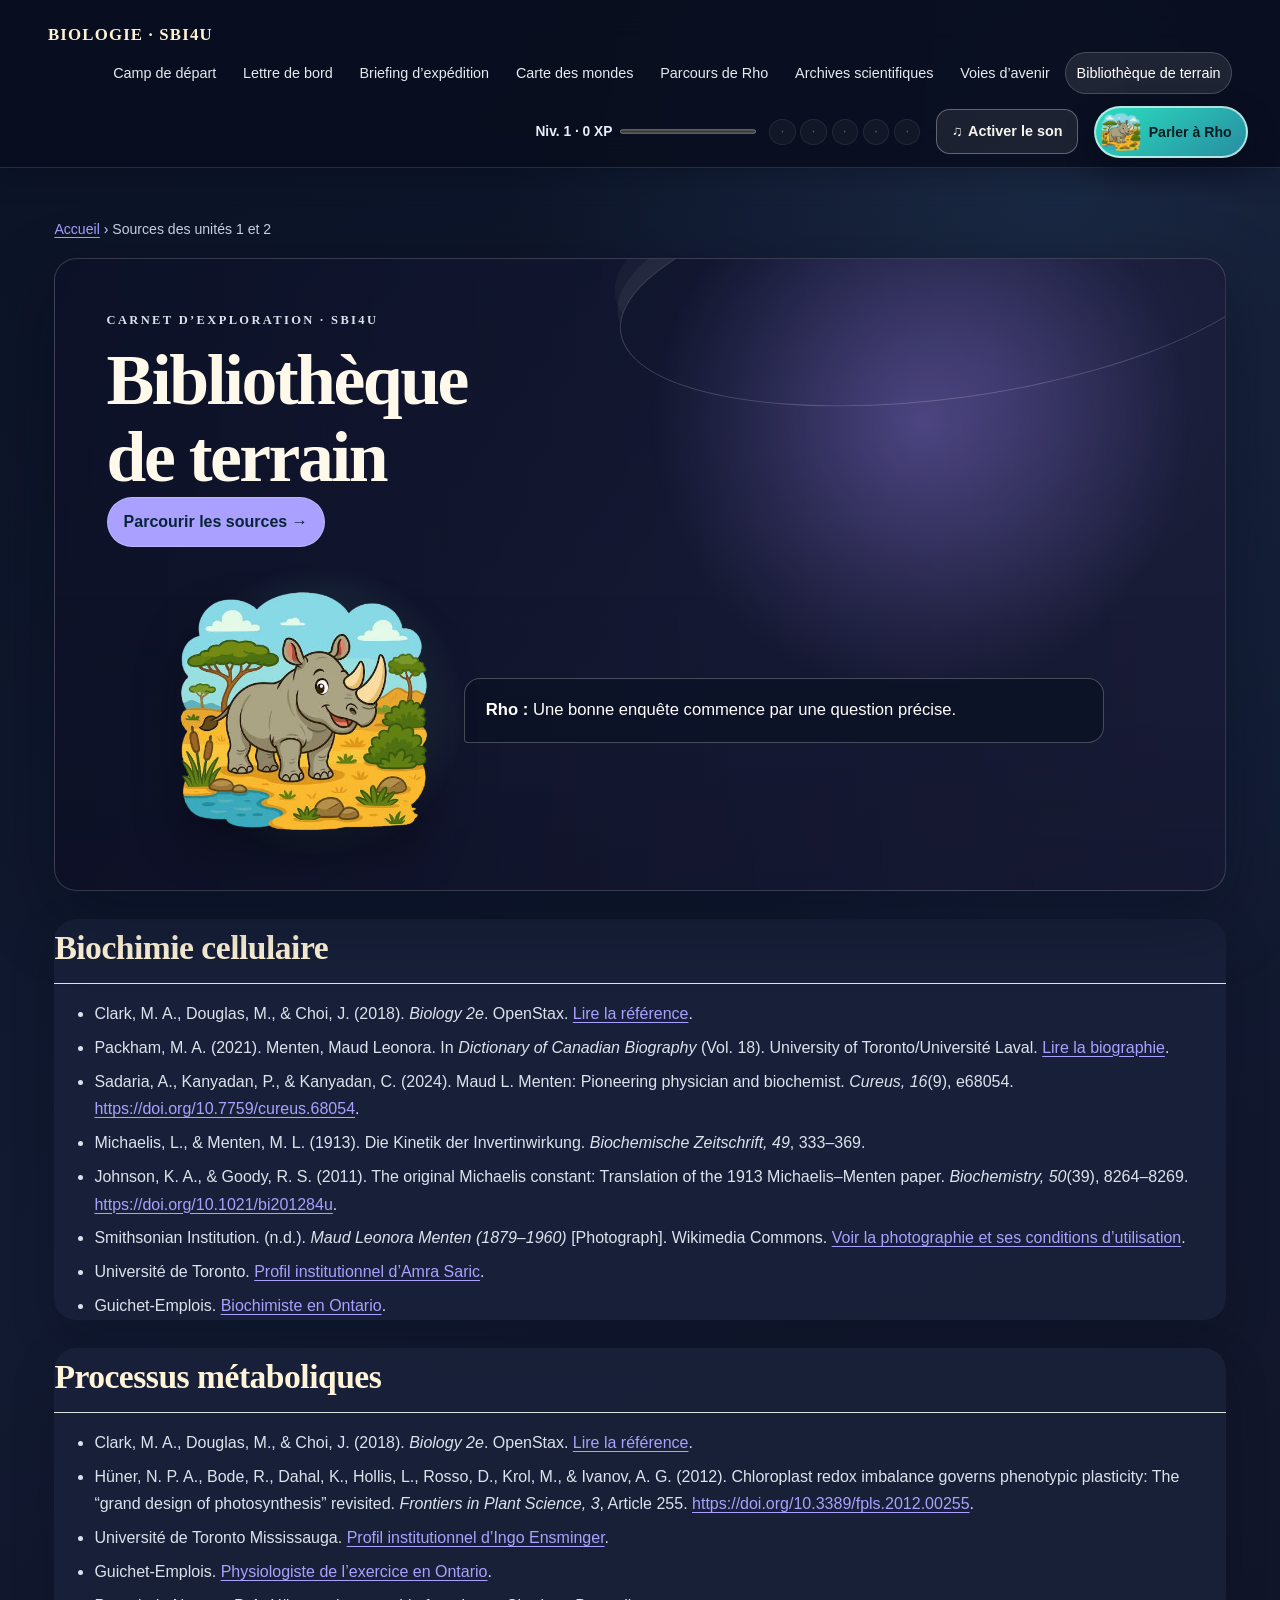
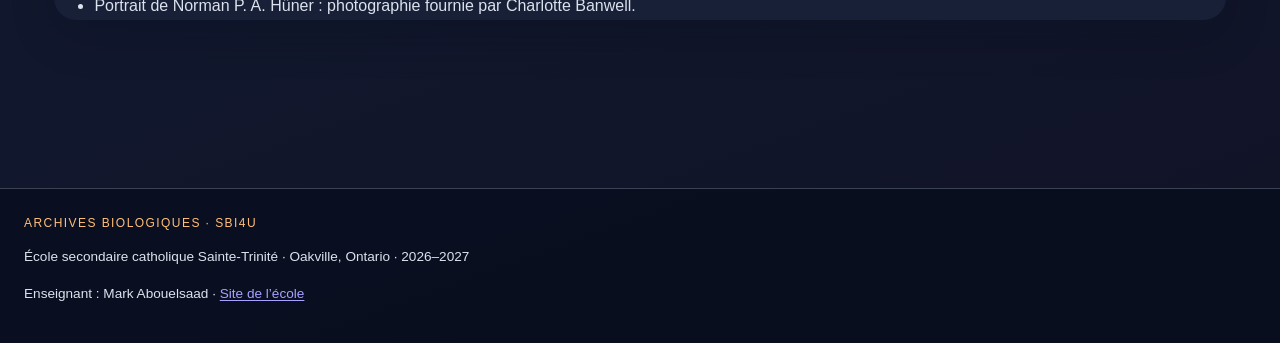
<file: bibliographie.html>
<!DOCTYPE html>
<html lang="fr"><head><meta charset="utf-8"/><meta content="width=device-width,initial-scale=1" name="viewport"/><meta content="#fff8df" name="theme-color"/><title>Bibliothèque de terrain | SBI4U</title><style> :root{--ink:#182b32;--muted:#52646a;--paper:#f5f1e7;--card:#fffdf7;--line:#c9c2b3;--accent:#234c54;--accent2:#8b6947;--u1:#8a6a3e;--u2:#2b7467;--u3:#6d608f;--u4:#28728a;--u5:#587444;--shadow:0 8px 24px rgba(24,43,50,.07)}*{box-sizing:border-box}html{scroll-behavior:smooth;scroll-padding-top:100px}body{margin:0;background:var(--paper);color:var(--ink);font:16px/1.68 Arial,Helvetica,sans-serif}h1,h2,h3,h4,.brand,.eyebrow{font-family:Georgia,'Times New Roman',serif;letter-spacing:.01em}h1{font-size:clamp(2.15rem,5vw,4rem);line-height:1.08;font-weight:500;margin:.3rem 0 1rem}h2{font-size:clamp(1.45rem,3vw,2.1rem);font-weight:500;border-bottom:1px solid var(--line);padding-bottom:.45rem}h3{font-size:1.25rem;font-weight:500}p{max-width:82ch}a{color:#174e5c}a:focus-visible,button:focus-visible,summary:focus-visible,[tabindex]:focus-visible{outline:3px solid #9a6e3e;outline-offset:3px}.top{position:sticky;top:0;z-index:20;background:rgba(245,241,231,.97);border-bottom:1px solid var(--line);backdrop-filter:blur(10px)}nav{max-width:1320px;margin:auto;display:flex;gap:.25rem;align-items:center;flex-wrap:wrap;padding:.65rem 1rem}.brand{font-size:1rem;color:var(--ink);margin-right:auto;text-decoration:none;font-weight:bold}.navbtn{display:inline-flex;align-items:center;padding:.45rem .58rem;border:1px solid transparent;border-radius:2px;background:transparent;color:var(--ink);text-decoration:none;font-size:.82rem;cursor:pointer}.navbtn:hover,.navbtn[aria-current=page]{border-color:var(--line);background:#ebe5d8}main{max-width:1240px;margin:auto;padding:1.4rem clamp(1rem,3vw,2.5rem) 4rem}.hero,.section,.card,.panel,.document{background:var(--card);border:1px solid var(--line);border-radius:2px;box-shadow:var(--shadow)}.hero{padding:clamp(1.4rem,4vw,3.5rem);min-height:260px}.section{padding:clamp(1rem,3vw,2rem);margin:1.3rem 0}.card{padding:1.1rem;box-shadow:none}.eyebrow,.muted,.meta,.small{color:var(--muted)}.eyebrow,.archive-label{font-size:.75rem;letter-spacing:.12em;text-transform:uppercase;color:var(--accent2)}.tag{display:inline-block;padding:.15rem .5rem;border:1px solid var(--line);background:#e7e1d4;font-size:.8rem;margin:.15rem}.grid{display:grid;grid-template-columns:repeat(auto-fit,minmax(min(100%,245px),1fr));gap:1rem}.module{display:block;text-decoration:none;color:inherit;padding:1.15rem;border:1px solid var(--line);background:var(--card);min-height:145px;transition:background .15s,border-color .15s}.module:hover{background:#eee8da;border-color:var(--accent)}.module h2,.module h3{border:0;margin-top:.35rem}.btn,button{font:inherit;cursor:pointer}.btn,button.primary{display:inline-block;background:var(--accent);color:var(--card);border:1px solid var(--accent);padding:.62rem .9rem;text-decoration:none}.btn:hover,button.primary:hover{background:#183a40}.btn.secondary,button.secondary{background:transparent;color:var(--ink);border:1px solid var(--line)}.unit-head{border-left:6px solid var(--unit,var(--accent));padding-left:1rem}.unit-kicker{font-size:.78rem;text-transform:uppercase;letter-spacing:.12em;color:var(--unit,var(--accent));font-weight:bold}.unit-menu{display:flex;gap:.45rem;flex-wrap:wrap;margin:1rem 0}.unit-menu a{display:inline-block;border:1px solid var(--line);padding:.35rem .6rem;text-decoration:none;background:var(--card);color:var(--ink);font-size:.9rem}.unit-menu a:hover{border-color:var(--unit,var(--accent))}.content-section{scroll-margin-top:100px;margin:1.5rem 0}.content-section>h2{margin-bottom:1rem}.split{display:grid;grid-template-columns:repeat(auto-fit,minmax(min(100%,310px),1fr));gap:1rem}.document{max-width:850px;margin:1rem auto;padding:clamp(1.2rem,4vw,3rem)}.document p{max-width:none}.citation{font-size:.9rem;color:var(--muted);border-left:2px solid var(--accent2);padding-left:.75rem}.concept-map{border:1px solid var(--line);background:#fbf8f0;padding:1rem;overflow:auto}.map-network{min-width:660px;display:grid;grid-template-columns:repeat(4,minmax(130px,1fr));gap:.65rem;align-items:center}.concept-node{display:block;min-height:55px;padding:.6rem;border:1px solid var(--unit,var(--accent));background:var(--card);color:var(--ink);text-align:center;border-radius:2px;font-weight:600}.concept-node:hover,.concept-node[aria-pressed=true]{background:var(--unit,var(--accent));color:#fff}.connector{font-size:.78rem;color:var(--muted);text-align:center;padding:.1rem}.map-detail{margin-top:1rem;padding:1rem;border-left:4px solid var(--unit,var(--accent));background:var(--card);min-height:75px}.map-reset{margin-top:.75rem}.tabs{display:flex;gap:.4rem;flex-wrap:wrap;margin:1rem 0}.tabs button{background:transparent;color:var(--ink);border:1px solid var(--line);padding:.5rem .7rem}.tabs button[aria-selected=true]{background:var(--accent);color:white;border-color:var(--accent)}.tab-panel[hidden]{display:none!important}.facts{display:grid;grid-template-columns:repeat(auto-fit,minmax(160px,1fr));gap:.75rem}.fact{border:1px solid var(--line);padding:.8rem;background:#f7f3e9}.fact b{display:block;color:var(--accent)}details{border-top:1px solid var(--line);padding:.8rem 0}summary{cursor:pointer;font-weight:600}fieldset{border:1px solid var(--line);margin:.9rem 0;padding:1rem}legend{font-weight:bold;padding:0 .3rem}.question label{display:block;padding:.25rem 0;cursor:pointer}.feedback{padding:.75rem;margin:.7rem 0;background:#ebe5d8;border-left:3px solid var(--accent)}.feedback:empty{display:none}.source-list li{margin:.4rem 0}.breadcrumbs{font-size:.88rem;color:var(--muted);margin:.5rem 0 1rem}.breadcrumbs a{color:inherit}.prevnext{display:flex;justify-content:space-between;gap:1rem;flex-wrap:wrap;border-top:1px solid var(--line);padding-top:1rem;margin-top:2rem}.checklist label{display:flex;gap:.6rem;align-items:flex-start;padding:.4rem 0}.checklist input{margin-top:.45rem;accent-color:var(--accent)}.searchbar{width:100%;max-width:480px;padding:.65rem;border:1px solid var(--line);font:inherit;background:var(--card);color:var(--ink)}footer{border-top:1px solid var(--line);padding:1.5rem;color:var(--muted);font-size:.85rem} .sr-only{position:absolute;width:1px;height:1px;padding:0;margin:-1px;overflow:hidden;clip:rect(0,0,0,0);white-space:nowrap;border:0}.unit-color-1{--unit:var(--u1)}.unit-color-2{--unit:var(--u2)}.unit-color-3{--unit:var(--u3)}.unit-color-4{--unit:var(--u4)}.unit-color-5{--unit:var(--u5)}@media(max-width:760px){nav{gap:.1rem}.brand{width:100%;margin-bottom:.3rem}.navbtn{font-size:.78rem;padding:.35rem .4rem}main{padding:1rem .75rem 3rem}.map-network{min-width:590px}.hero{min-height:0}}@media(prefers-reduced-motion:reduce){html{scroll-behavior:auto}*{transition:none!important}}
/* Améliorations visuelles et d’accessibilité */
:root{
  --ink:#18332b;--muted:#526b61;--paper:#f3f6ef;--card:#ffffff;--line:#d2ded2;
  --accent:#246447;--accent2:#a4773f;--u1:#9a743d;--u2:#26745b;--u3:#617b62;
  --u4:#317a80;--u5:#527a3f;--shadow:0 10px 30px rgba(24,51,43,.08);
}
body{font-family:system-ui,-apple-system,BlinkMacSystemFont,"Segoe UI",Arial,sans-serif;line-height:1.72}
h1,h2,h3,h4,.brand,.eyebrow{letter-spacing:-.015em}
h1{font-weight:650;letter-spacing:-.035em}
h2{font-weight:650;border-bottom-color:#dce6dc}
h3{font-weight:650}
a{color:#205c43;text-underline-offset:.18em}
.top{background:rgba(243,246,239,.96);border-bottom-color:#d2ded2}
nav{gap:.35rem;padding:.75rem 1rem}
.brand{font-size:1.03rem;letter-spacing:.015em}
.navbtn{border-radius:999px;padding:.48rem .72rem;font-size:.83rem;transition:background .15s ease,color .15s ease,border-color .15s ease}
.navbtn:hover,.navbtn[aria-current=page]{background:#dcebe0;border-color:#c4d9c8;color:#174b33}
.hero{position:relative;overflow:hidden;border-radius:20px;border-color:#d6e2d6;background:linear-gradient(125deg,#ffffff 0%,#f2f7ef 68%,#e2efe4 100%);box-shadow:0 14px 38px rgba(24,51,43,.09)}
.hero:after{content:"";position:absolute;width:230px;height:230px;right:-70px;top:-85px;border:1px solid rgba(36,100,71,.16);border-radius:50%;box-shadow:0 0 0 26px rgba(36,100,71,.035),0 0 0 54px rgba(36,100,71,.025);pointer-events:none}
.hero>*{position:relative;z-index:1}
.section,.panel,.document{border-radius:16px;border-color:#d6e2d6;box-shadow:var(--shadow)}
.section{padding:clamp(1.1rem,3vw,2.1rem)}
.card,.module{border-radius:13px;border-color:#d6e2d6;transition:transform .16s ease,box-shadow .16s ease,border-color .16s ease,background .16s ease}
.card{background:#fff}
.module{padding:1.3rem;min-height:165px;display:flex;flex-direction:column;align-items:flex-start}
.module p{flex:1}
.module:hover{background:#f7fbf6;border-color:#8fb99c;transform:translateY(-3px);box-shadow:0 10px 22px rgba(24,51,43,.08)}
.module .btn{margin-top:.6rem}
.btn,button.primary{border-radius:999px;padding:.68rem 1rem;font-weight:650;transition:transform .15s ease,background .15s ease}
.btn:hover,button.primary:hover{transform:translateY(-1px)}
.btn.secondary,button.secondary{border-radius:999px;background:#f6f9f4;border-color:#d2ded2}
.unit-menu a{border-radius:999px;padding:.42rem .72rem}
.concept-map{border-radius:15px;background:linear-gradient(145deg,#f7faf5,#edf4ec);border-color:#d2ded2}
.concept-node{border-radius:10px;min-height:62px;transition:transform .15s ease,background .15s ease}
.concept-node:hover,.concept-node[aria-pressed=true]{transform:translateY(-2px);box-shadow:0 5px 14px rgba(24,51,43,.12)}
.map-detail{border-radius:0 12px 12px 0;background:#f7faf5}
.fact{border-radius:10px;background:#f6f9f4;border-color:#d8e4d7}
.feedback{border-radius:0 10px 10px 0;background:#edf5ed}
details{border-top-color:#dbe5da}
fieldset{border-radius:12px;border-color:#d2ded2}
.searchbar{border-radius:10px}
.document{background:#fff}
footer{margin-top:1rem;background:#edf3ea;border-top-color:#d2ded2}
.skip-link{position:absolute;left:1rem;top:-5rem;z-index:100;background:#fff;color:#174b33;border:2px solid #246447;border-radius:8px;padding:.7rem 1rem;font-weight:700}
.skip-link:focus{top:1rem}
:focus-visible{outline-color:#a4773f!important}
@media(max-width:760px){
  nav{align-items:stretch}
  .brand{width:100%;padding:.25rem .25rem .45rem}
  .navbtn{flex:1 1 auto;justify-content:center;text-align:center}
  .hero:after{width:150px;height:150px;right:-65px;top:-60px}
  .module{min-height:0}
  .map-network{min-width:570px}
}
@media(prefers-reduced-motion:reduce){.module:hover,.concept-node:hover,.btn:hover,button.primary:hover{transform:none}}
@media print{
  .top,footer,.btn,.unit-menu,.map-reset,button,.searchbar,select{display:none!important}
  body{background:#fff;color:#111;font-size:11pt}
  main{max-width:none;padding:0}
  .hero,.section,.card,.panel,.document{box-shadow:none;border:1px solid #bbb;break-inside:avoid}
  a{color:#111;text-decoration:underline}
  details{break-inside:avoid}
}

/* Palette jaune et rose du portfolio */
:root{
  --ink:#422638;--muted:#745b69;--paper:#fff8df;--card:#fffdf7;--line:#ecd9c5;
  --accent:#b82e67;--accent2:#926100;--u1:#926100;--u2:#b82e67;--u3:#96476d;
  --u4:#805400;--u5:#c2537b;--shadow:0 10px 30px rgba(89,39,62,.09);
}
a{color:#a62358}
.top{background:rgba(255,248,223,.96);border-bottom-color:#ecd9c5}
.navbtn:hover,.navbtn[aria-current=page]{background:#ffedb5;border-color:#efcf85;color:#702044}
.hero{border-color:#f0d3bd;background:linear-gradient(125deg,#fffdf7 0%,#fff5d5 67%,#fbe3ed 100%);box-shadow:0 14px 38px rgba(89,39,62,.09)}
.hero:after{border-color:rgba(184,46,103,.18);box-shadow:0 0 0 26px rgba(184,46,103,.04),0 0 0 54px rgba(217,155,24,.035)}
.section,.panel,.document{border-color:#ecd9c5}
.card,.module{border-color:#ecd9c5}
.module:hover{background:#fff8e6;border-color:#d989a8;box-shadow:0 10px 22px rgba(89,39,62,.09)}
.btn,button.primary{background:#b82e67;border-color:#b82e67;color:#fffdf7}
.btn:hover,button.primary:hover{background:#96224f}
.btn.secondary,button.secondary{background:#fff9e9;border-color:#ecd9c5}
.unit-menu a:hover{border-color:var(--unit,var(--accent))}
.concept-map{background:linear-gradient(145deg,#fffaf0,#fff0d0);border-color:#ecd9c5}
.concept-node:hover,.concept-node[aria-pressed=true]{color:#fff}
.map-detail{background:#fff9ed}
.fact{background:#fff8e6;border-color:#ecd9c5}
.feedback{background:#faeaf0;border-left-color:#b82e67}
footer{background:#fff1c9;border-top-color:#ecd9c5}
.skip-link{color:#702044;border-color:#b82e67}
:focus-visible{outline-color:#b82e67!important}
.opening-letter{border-top:6px solid #b82e67;background:linear-gradient(145deg,#fffdf7 0%,#fffdf7 72%,#fff5d9 100%)}
.opening-letter .letter-date{color:#926100;text-align:right;font-weight:600}
.opening-letter .letter-signature{color:#b82e67;font-family:Georgia,'Times New Roman',serif;font-size:1.2rem}
</style><link rel="stylesheet" href="site.css"/><link rel="stylesheet" href="adventure.css"/></head><body class=""><a class="skip-link" href="#contenu">Passer au contenu</a><header class="top"><nav aria-label="Navigation principale"><a class="brand" href="index.html">BIOLOGIE · SBI4U</a><a class="navbtn" href="index.html">Camp de départ</a><a class="navbtn" href="lettre-ouverture.html">Lettre de bord</a><a class="navbtn" href="presentation.html">Briefing d’expédition</a><a class="navbtn" href="index.html#unites">Carte des mondes</a><a class="navbtn" href="parcours-rho.html">Parcours de Rho</a><a class="navbtn" href="articles.html">Archives scientifiques</a><a class="navbtn" href="carrieres.html">Voies d’avenir</a><a class="navbtn" href="bibliographie.html">Bibliothèque de terrain</a></nav></header><main id="contenu"><div class="breadcrumbs"><a href="index.html">Accueil</a> › Sources des unités 1 et 2</div><section class="hero"><p class="eyebrow">Références</p><h1>Bibliothèque de terrain</h1></section><section class="content-section" id="sources-unite1"><h2>Biochimie cellulaire</h2><ul class="source-list"><li>Clark, M. A., Douglas, M., &amp; Choi, J. (2018). <em>Biology 2e</em>. OpenStax. <a href="https://openstax.org/details/books/biology-2e" rel="noopener noreferrer" target="_blank">Lire la référence</a>.</li><li>Packham, M. A. (2021). Menten, Maud Leonora. In <em>Dictionary of Canadian Biography</em> (Vol. 18). University of Toronto/Université Laval. <a href="https://www.biographi.ca/en/bio/menten_maud_leonora_18E.html" rel="noopener noreferrer" target="_blank">Lire la biographie</a>.</li><li>Sadaria, A., Kanyadan, P., &amp; Kanyadan, C. (2024). Maud L. Menten: Pioneering physician and biochemist. <em>Cureus, 16</em>(9), e68054. <a href="https://doi.org/10.7759/cureus.68054" rel="noopener noreferrer" target="_blank">https://doi.org/10.7759/cureus.68054</a>.</li><li>Michaelis, L., &amp; Menten, M. L. (1913). Die Kinetik der Invertinwirkung. <em>Biochemische Zeitschrift, 49</em>, 333–369.</li><li>Johnson, K. A., &amp; Goody, R. S. (2011). The original Michaelis constant: Translation of the 1913 Michaelis–Menten paper. <em>Biochemistry, 50</em>(39), 8264–8269. <a href="https://doi.org/10.1021/bi201284u" rel="noopener noreferrer" target="_blank">https://doi.org/10.1021/bi201284u</a>.</li><li>Smithsonian Institution. (n.d.). <em>Maud Leonora Menten (1879–1960)</em> [Photograph]. Wikimedia Commons. <a href="https://commons.wikimedia.org/wiki/File:Maud_Leonora_Menten_(1879-1960).jpg" rel="noopener noreferrer" target="_blank">Voir la photographie et ses conditions d’utilisation</a>.</li><li>Université de Toronto. <a href="https://biochemistry.utoronto.ca/faculty/amra-saric" rel="noopener noreferrer" target="_blank">Profil institutionnel d’Amra Saric</a>.</li><li>Guichet-Emplois. <a href="https://www.jobbank.gc.ca/marketreport/summary-occupation/20047/ON" rel="noopener noreferrer" target="_blank">Biochimiste en Ontario</a>.</li></ul></section><section class="content-section" id="sources-unite2"><h2>Processus métaboliques</h2><ul class="source-list"><li>Clark, M. A., Douglas, M., &amp; Choi, J. (2018). <em>Biology 2e</em>. OpenStax. <a href="https://openstax.org/details/books/biology-2e" rel="noopener noreferrer" target="_blank">Lire la référence</a>.</li><li>Hüner, N. P. A., Bode, R., Dahal, K., Hollis, L., Rosso, D., Krol, M., &amp; Ivanov, A. G. (2012). Chloroplast redox imbalance governs phenotypic plasticity: The “grand design of photosynthesis” revisited. <em>Frontiers in Plant Science, 3</em>, Article 255. <a href="https://doi.org/10.3389/fpls.2012.00255" rel="noopener noreferrer" target="_blank">https://doi.org/10.3389/fpls.2012.00255</a>.</li><li>Université de Toronto Mississauga. <a href="https://www.utm.utoronto.ca/biology/people/ingo-ensminger" rel="noopener noreferrer" target="_blank">Profil institutionnel d’Ingo Ensminger</a>.</li><li>Guichet-Emplois. <a href="https://www.jobbank.gc.ca/marketreport/wages-occupation/25163/ON" rel="noopener noreferrer" target="_blank">Physiologiste de l’exercice en Ontario</a>.</li><li>Portrait de Norman P. A. Hüner : photographie fournie par Charlotte Banwell.</li></ul></section></main><footer><div class="archive-label">Archives biologiques · SBI4U</div><p>École secondaire catholique Sainte-Trinité · Oakville, Ontario · 2026–2027</p><p>Enseignant : Mark Abouelsaad · <a href="https://esst.cscmonavenir.ca" rel="noopener noreferrer" target="_blank">Site de l’école</a></p></footer><script>function selectConcept(btn,details){document.querySelectorAll('.concept-node[aria-pressed="true"]').forEach(n=>n.setAttribute('aria-pressed','false'));btn.setAttribute('aria-pressed','true');const box=document.getElementById(details);if(box)box.innerHTML='<h3>'+btn.dataset.title+'</h3><p>'+btn.dataset.definition+'</p><p><b>Exemple :</b> '+btn.dataset.example+'</p><p><b>Erreur fréquente :</b> '+btn.dataset.error+'</p><p><b>Unité :</b> '+btn.dataset.unit+'</p><p><b>Source :</b> '+btn.dataset.source+'</p>';}function resetMap(id){const d=document.getElementById(id);if(d)d.innerHTML='<p>Sélectionne un concept dans la carte pour afficher sa fiche détaillée.</p>';document.querySelectorAll('.concept-node').forEach(n=>n.setAttribute('aria-pressed','false'));}function setupQuiz(formId,feedbackId){const f=document.getElementById(formId);if(!f)return;f.addEventListener('submit',e=>{e.preventDefault();let score=0;const qs=[...f.querySelectorAll('[data-answer]')];let missing=0;qs.forEach(q=>{const checked=q.querySelector('input:checked');if(!checked){missing++;return}if(checked.value===q.dataset.answer)score++});const box=document.getElementById(feedbackId);if(missing){box.textContent='Réponds à toutes les questions avant de corriger.';return}const explanations=qs.map((q,i)=>{const ok=q.querySelector('input:checked').value===q.dataset.answer;return (i+1)+'. '+(ok?'Correct. ':'À revoir. ')+q.dataset.explanation}).join(' ');box.innerHTML='<p><b>Résultat :</b> '+score+' / '+qs.length+'</p><p>'+explanations+'</p>';});const reset=f.querySelector('[type=reset]');if(reset)reset.addEventListener('click',()=>{const b=document.getElementById(feedbackId);if(b)b.textContent='';});}function setupGlossary(inputId,filterId,listId){const input=document.getElementById(inputId),filter=document.getElementById(filterId),list=document.getElementById(listId);if(!list)return;function apply(){const q=(input?.value||'').toLocaleLowerCase('fr'),u=filter?.value||'all';list.querySelectorAll('[data-term]').forEach(el=>{el.hidden=!(el.dataset.term.toLocaleLowerCase('fr').includes(q)&&(u==='all'||el.dataset.unit===u))})}input?.addEventListener('input',apply);filter?.addEventListener('change',apply)}</script>
<script>(function(){const path=(location.pathname.split('/').pop()||'index.html').toLowerCase();const hash=(location.hash||'').toLowerCase();const unitPage=/^unite[1-5]\.html$/.test(path);document.querySelectorAll('nav[aria-label="Navigation principale"] a.navbtn').forEach(link=>{const href=link.getAttribute('href')||'';const parts=href.split('#');const target=(parts[0]||'').toLowerCase();const targetHash=parts.length>1?'#'+parts[1].toLowerCase():'';const isUnits=link.textContent.trim()==='Carte des mondes';const active=(target===path&&(!targetHash||targetHash===hash))||(isUnits&&(unitPage||(path==='index.html'&&hash==='#unites')));if(active)link.setAttribute('aria-current','page');else link.removeAttribute('aria-current');});})();</script>
<script src="adventure.js" defer></script></body></html>
</file>
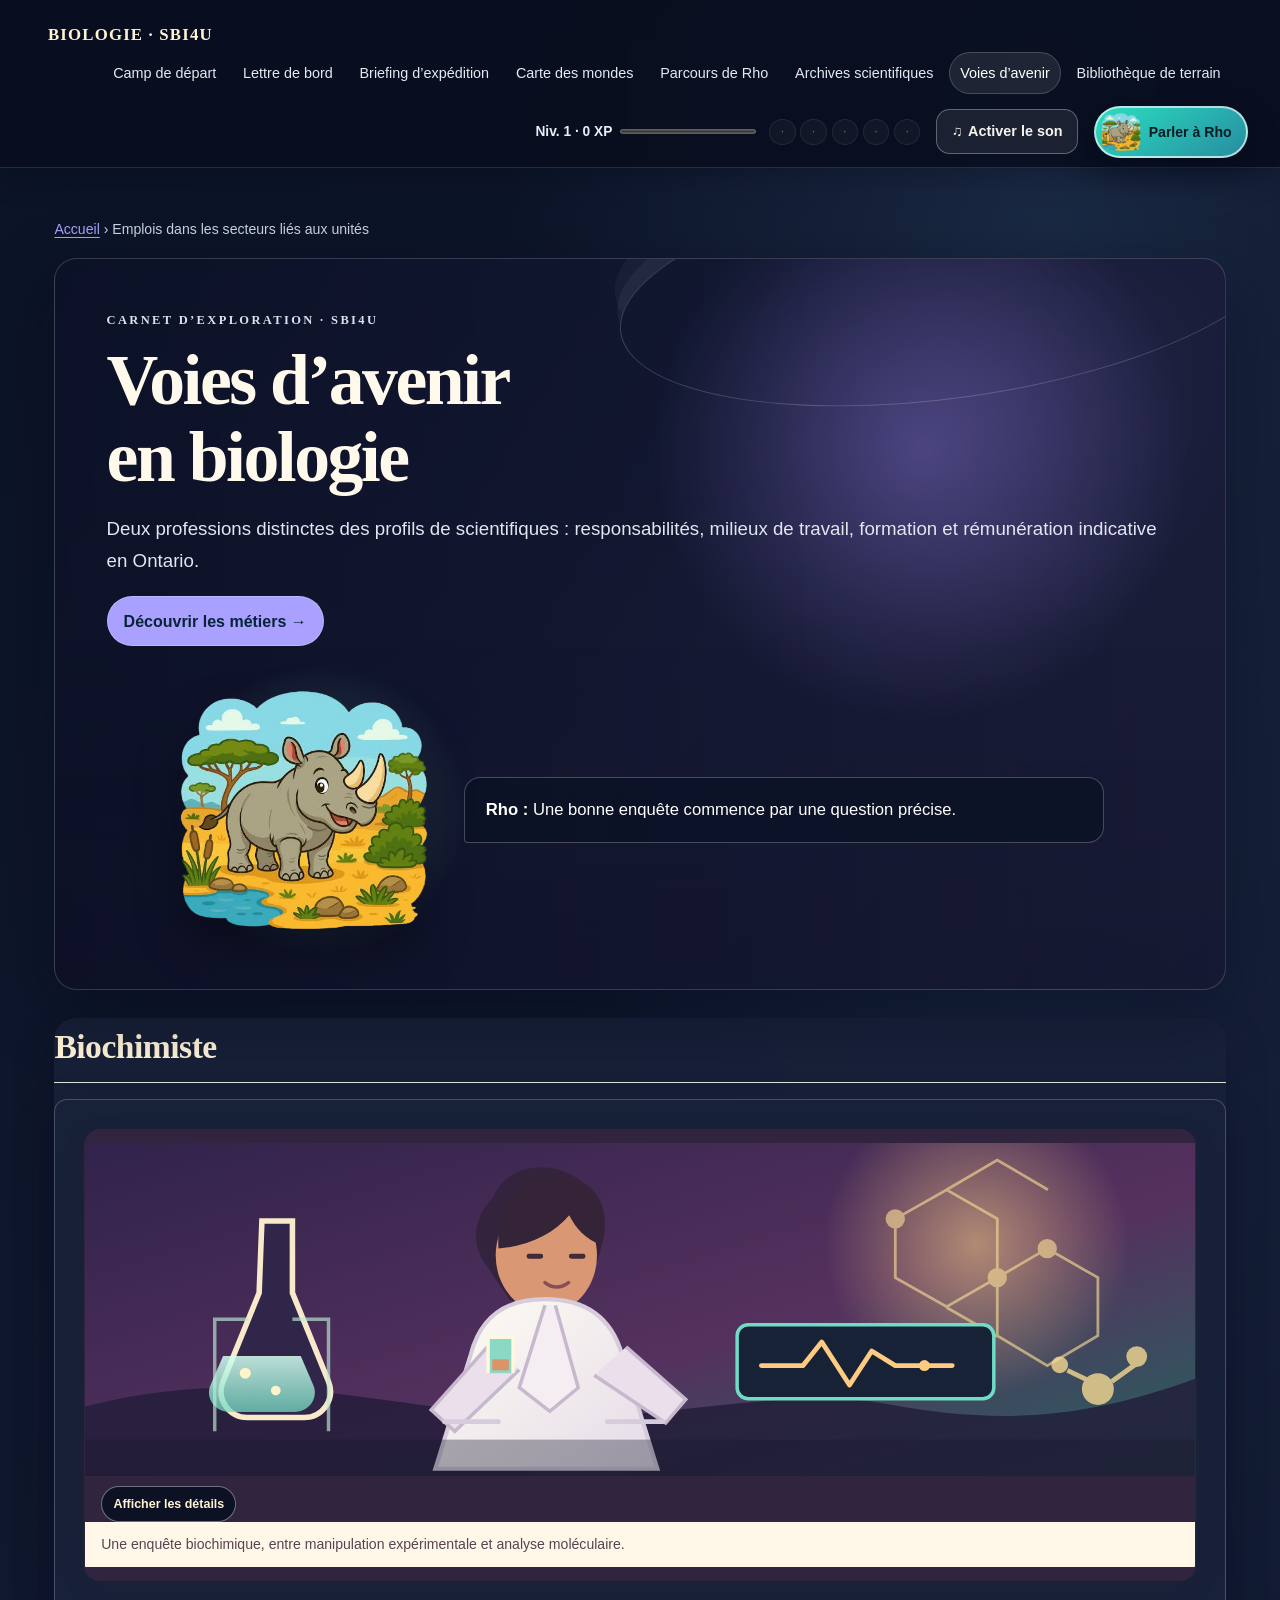
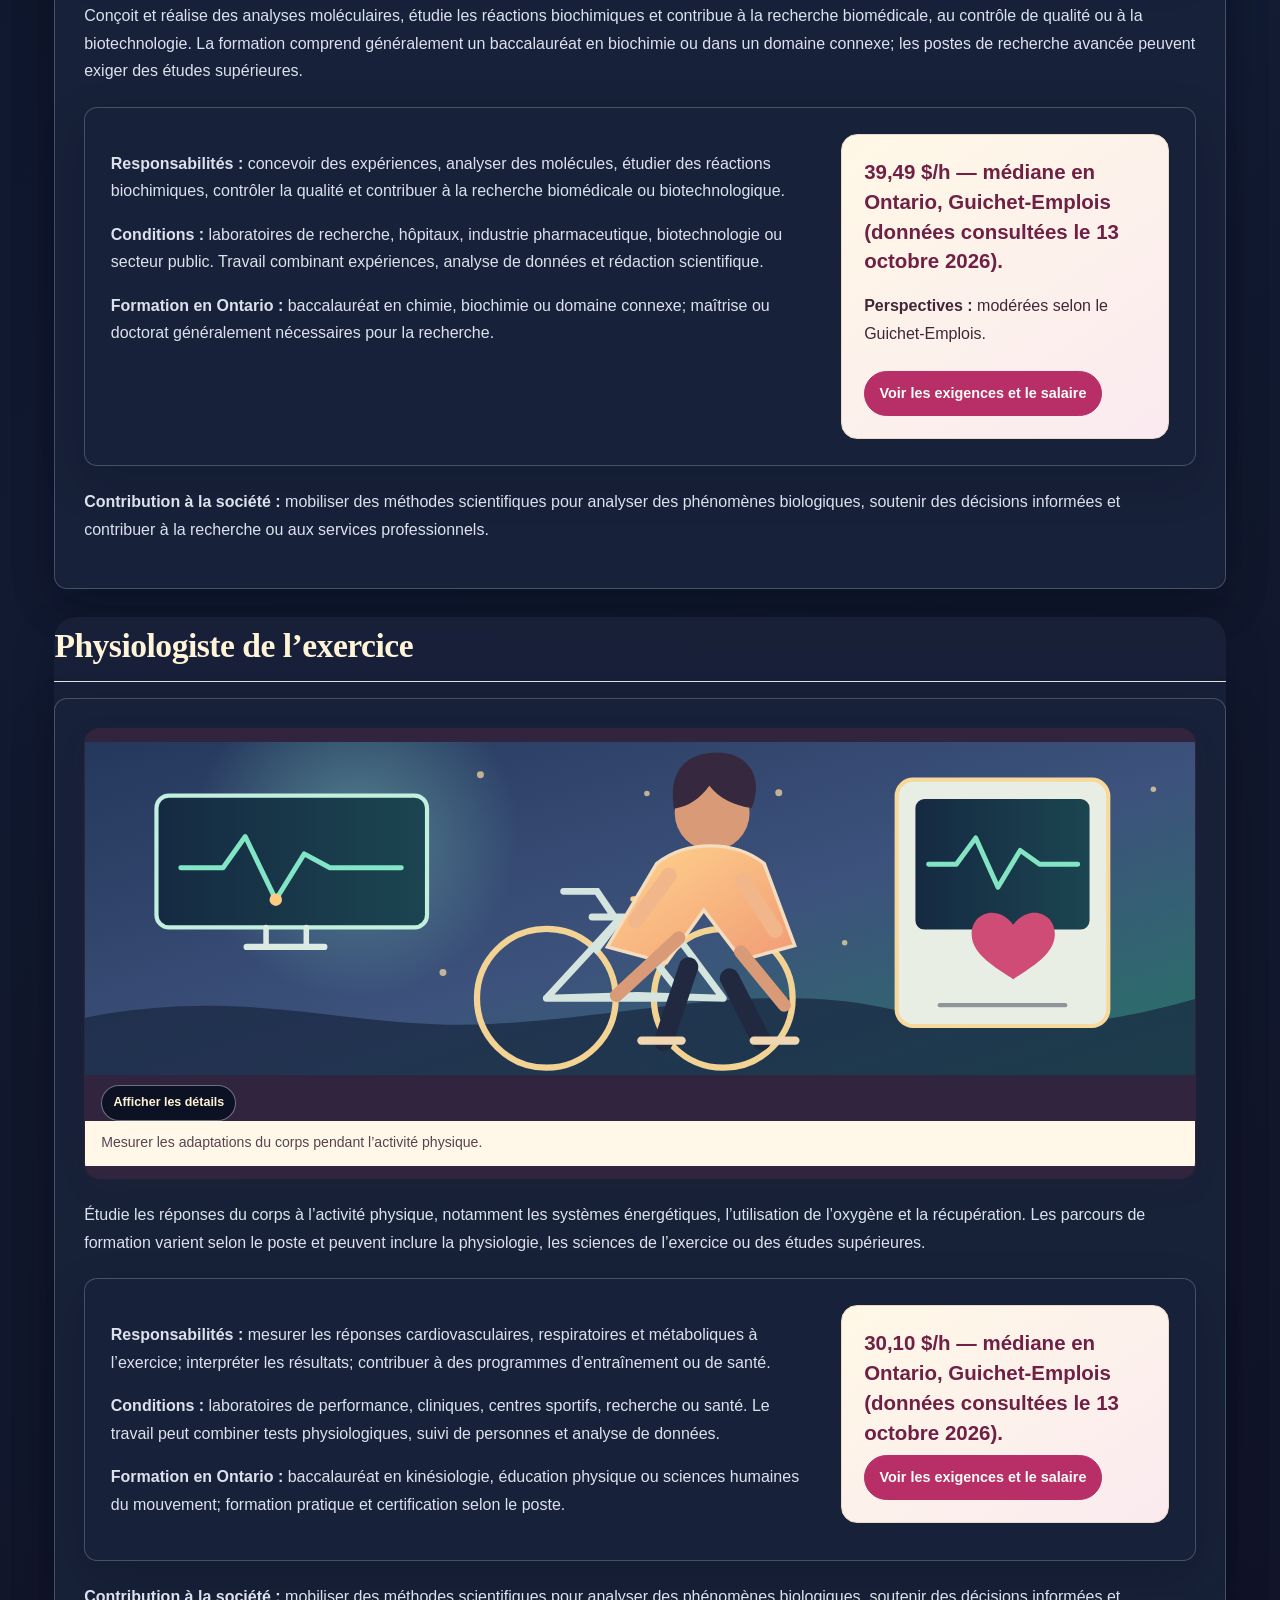
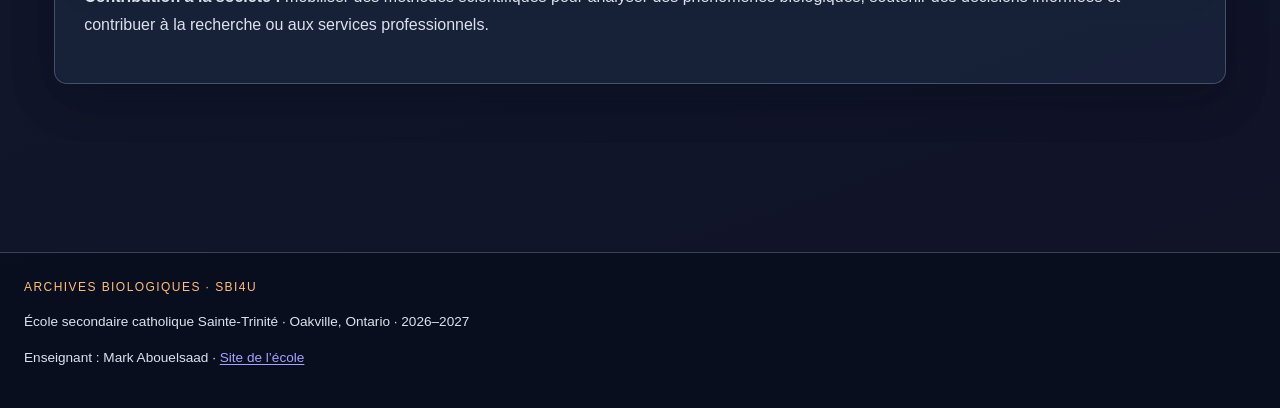
<file: carrieres.html>
<!DOCTYPE html>
<html lang="fr"><head><meta charset="utf-8"/><meta content="width=device-width,initial-scale=1" name="viewport"/><meta content="#fff8df" name="theme-color"/><title>Voies d’avenir en biologie | SBI4U</title><style> :root{--ink:#182b32;--muted:#52646a;--paper:#f5f1e7;--card:#fffdf7;--line:#c9c2b3;--accent:#234c54;--accent2:#8b6947;--u1:#8a6a3e;--u2:#2b7467;--u3:#6d608f;--u4:#28728a;--u5:#587444;--shadow:0 8px 24px rgba(24,43,50,.07)}*{box-sizing:border-box}html{scroll-behavior:smooth;scroll-padding-top:100px}body{margin:0;background:var(--paper);color:var(--ink);font:16px/1.68 Arial,Helvetica,sans-serif}h1,h2,h3,h4,.brand,.eyebrow{font-family:Georgia,'Times New Roman',serif;letter-spacing:.01em}h1{font-size:clamp(2.15rem,5vw,4rem);line-height:1.08;font-weight:500;margin:.3rem 0 1rem}h2{font-size:clamp(1.45rem,3vw,2.1rem);font-weight:500;border-bottom:1px solid var(--line);padding-bottom:.45rem}h3{font-size:1.25rem;font-weight:500}p{max-width:82ch}a{color:#174e5c}a:focus-visible,button:focus-visible,summary:focus-visible,[tabindex]:focus-visible{outline:3px solid #9a6e3e;outline-offset:3px}.top{position:sticky;top:0;z-index:20;background:rgba(245,241,231,.97);border-bottom:1px solid var(--line);backdrop-filter:blur(10px)}nav{max-width:1320px;margin:auto;display:flex;gap:.25rem;align-items:center;flex-wrap:wrap;padding:.65rem 1rem}.brand{font-size:1rem;color:var(--ink);margin-right:auto;text-decoration:none;font-weight:bold}.navbtn{display:inline-flex;align-items:center;padding:.45rem .58rem;border:1px solid transparent;border-radius:2px;background:transparent;color:var(--ink);text-decoration:none;font-size:.82rem;cursor:pointer}.navbtn:hover,.navbtn[aria-current=page]{border-color:var(--line);background:#ebe5d8}main{max-width:1240px;margin:auto;padding:1.4rem clamp(1rem,3vw,2.5rem) 4rem}.hero,.section,.card,.panel,.document{background:var(--card);border:1px solid var(--line);border-radius:2px;box-shadow:var(--shadow)}.hero{padding:clamp(1.4rem,4vw,3.5rem);min-height:260px}.section{padding:clamp(1rem,3vw,2rem);margin:1.3rem 0}.card{padding:1.1rem;box-shadow:none}.eyebrow,.muted,.meta,.small{color:var(--muted)}.eyebrow,.archive-label{font-size:.75rem;letter-spacing:.12em;text-transform:uppercase;color:var(--accent2)}.tag{display:inline-block;padding:.15rem .5rem;border:1px solid var(--line);background:#e7e1d4;font-size:.8rem;margin:.15rem}.grid{display:grid;grid-template-columns:repeat(auto-fit,minmax(min(100%,245px),1fr));gap:1rem}.module{display:block;text-decoration:none;color:inherit;padding:1.15rem;border:1px solid var(--line);background:var(--card);min-height:145px;transition:background .15s,border-color .15s}.module:hover{background:#eee8da;border-color:var(--accent)}.module h2,.module h3{border:0;margin-top:.35rem}.btn,button{font:inherit;cursor:pointer}.btn,button.primary{display:inline-block;background:var(--accent);color:var(--card);border:1px solid var(--accent);padding:.62rem .9rem;text-decoration:none}.btn:hover,button.primary:hover{background:#183a40}.btn.secondary,button.secondary{background:transparent;color:var(--ink);border:1px solid var(--line)}.unit-head{border-left:6px solid var(--unit,var(--accent));padding-left:1rem}.unit-kicker{font-size:.78rem;text-transform:uppercase;letter-spacing:.12em;color:var(--unit,var(--accent));font-weight:bold}.unit-menu{display:flex;gap:.45rem;flex-wrap:wrap;margin:1rem 0}.unit-menu a{display:inline-block;border:1px solid var(--line);padding:.35rem .6rem;text-decoration:none;background:var(--card);color:var(--ink);font-size:.9rem}.unit-menu a:hover{border-color:var(--unit,var(--accent))}.content-section{scroll-margin-top:100px;margin:1.5rem 0}.content-section>h2{margin-bottom:1rem}.split{display:grid;grid-template-columns:repeat(auto-fit,minmax(min(100%,310px),1fr));gap:1rem}.document{max-width:850px;margin:1rem auto;padding:clamp(1.2rem,4vw,3rem)}.document p{max-width:none}.citation{font-size:.9rem;color:var(--muted);border-left:2px solid var(--accent2);padding-left:.75rem}.concept-map{border:1px solid var(--line);background:#fbf8f0;padding:1rem;overflow:auto}.map-network{min-width:660px;display:grid;grid-template-columns:repeat(4,minmax(130px,1fr));gap:.65rem;align-items:center}.concept-node{display:block;min-height:55px;padding:.6rem;border:1px solid var(--unit,var(--accent));background:var(--card);color:var(--ink);text-align:center;border-radius:2px;font-weight:600}.concept-node:hover,.concept-node[aria-pressed=true]{background:var(--unit,var(--accent));color:#fff}.connector{font-size:.78rem;color:var(--muted);text-align:center;padding:.1rem}.map-detail{margin-top:1rem;padding:1rem;border-left:4px solid var(--unit,var(--accent));background:var(--card);min-height:75px}.map-reset{margin-top:.75rem}.tabs{display:flex;gap:.4rem;flex-wrap:wrap;margin:1rem 0}.tabs button{background:transparent;color:var(--ink);border:1px solid var(--line);padding:.5rem .7rem}.tabs button[aria-selected=true]{background:var(--accent);color:white;border-color:var(--accent)}.tab-panel[hidden]{display:none!important}.facts{display:grid;grid-template-columns:repeat(auto-fit,minmax(160px,1fr));gap:.75rem}.fact{border:1px solid var(--line);padding:.8rem;background:#f7f3e9}.fact b{display:block;color:var(--accent)}details{border-top:1px solid var(--line);padding:.8rem 0}summary{cursor:pointer;font-weight:600}fieldset{border:1px solid var(--line);margin:.9rem 0;padding:1rem}legend{font-weight:bold;padding:0 .3rem}.question label{display:block;padding:.25rem 0;cursor:pointer}.feedback{padding:.75rem;margin:.7rem 0;background:#ebe5d8;border-left:3px solid var(--accent)}.feedback:empty{display:none}.source-list li{margin:.4rem 0}.breadcrumbs{font-size:.88rem;color:var(--muted);margin:.5rem 0 1rem}.breadcrumbs a{color:inherit}.prevnext{display:flex;justify-content:space-between;gap:1rem;flex-wrap:wrap;border-top:1px solid var(--line);padding-top:1rem;margin-top:2rem}.checklist label{display:flex;gap:.6rem;align-items:flex-start;padding:.4rem 0}.checklist input{margin-top:.45rem;accent-color:var(--accent)}.searchbar{width:100%;max-width:480px;padding:.65rem;border:1px solid var(--line);font:inherit;background:var(--card);color:var(--ink)}footer{border-top:1px solid var(--line);padding:1.5rem;color:var(--muted);font-size:.85rem} .sr-only{position:absolute;width:1px;height:1px;padding:0;margin:-1px;overflow:hidden;clip:rect(0,0,0,0);white-space:nowrap;border:0}.unit-color-1{--unit:var(--u1)}.unit-color-2{--unit:var(--u2)}.unit-color-3{--unit:var(--u3)}.unit-color-4{--unit:var(--u4)}.unit-color-5{--unit:var(--u5)}@media(max-width:760px){nav{gap:.1rem}.brand{width:100%;margin-bottom:.3rem}.navbtn{font-size:.78rem;padding:.35rem .4rem}main{padding:1rem .75rem 3rem}.map-network{min-width:590px}.hero{min-height:0}}@media(prefers-reduced-motion:reduce){html{scroll-behavior:auto}*{transition:none!important}}
/* Améliorations visuelles et d’accessibilité */
:root{
  --ink:#18332b;--muted:#526b61;--paper:#f3f6ef;--card:#ffffff;--line:#d2ded2;
  --accent:#246447;--accent2:#a4773f;--u1:#9a743d;--u2:#26745b;--u3:#617b62;
  --u4:#317a80;--u5:#527a3f;--shadow:0 10px 30px rgba(24,51,43,.08);
}
body{font-family:system-ui,-apple-system,BlinkMacSystemFont,"Segoe UI",Arial,sans-serif;line-height:1.72}
h1,h2,h3,h4,.brand,.eyebrow{letter-spacing:-.015em}
h1{font-weight:650;letter-spacing:-.035em}
h2{font-weight:650;border-bottom-color:#dce6dc}
h3{font-weight:650}
a{color:#205c43;text-underline-offset:.18em}
.top{background:rgba(243,246,239,.96);border-bottom-color:#d2ded2}
nav{gap:.35rem;padding:.75rem 1rem}
.brand{font-size:1.03rem;letter-spacing:.015em}
.navbtn{border-radius:999px;padding:.48rem .72rem;font-size:.83rem;transition:background .15s ease,color .15s ease,border-color .15s ease}
.navbtn:hover,.navbtn[aria-current=page]{background:#dcebe0;border-color:#c4d9c8;color:#174b33}
.hero{position:relative;overflow:hidden;border-radius:20px;border-color:#d6e2d6;background:linear-gradient(125deg,#ffffff 0%,#f2f7ef 68%,#e2efe4 100%);box-shadow:0 14px 38px rgba(24,51,43,.09)}
.hero:after{content:"";position:absolute;width:230px;height:230px;right:-70px;top:-85px;border:1px solid rgba(36,100,71,.16);border-radius:50%;box-shadow:0 0 0 26px rgba(36,100,71,.035),0 0 0 54px rgba(36,100,71,.025);pointer-events:none}
.hero>*{position:relative;z-index:1}
.section,.panel,.document{border-radius:16px;border-color:#d6e2d6;box-shadow:var(--shadow)}
.section{padding:clamp(1.1rem,3vw,2.1rem)}
.card,.module{border-radius:13px;border-color:#d6e2d6;transition:transform .16s ease,box-shadow .16s ease,border-color .16s ease,background .16s ease}
.card{background:#fff}
.module{padding:1.3rem;min-height:165px;display:flex;flex-direction:column;align-items:flex-start}
.module p{flex:1}
.module:hover{background:#f7fbf6;border-color:#8fb99c;transform:translateY(-3px);box-shadow:0 10px 22px rgba(24,51,43,.08)}
.module .btn{margin-top:.6rem}
.btn,button.primary{border-radius:999px;padding:.68rem 1rem;font-weight:650;transition:transform .15s ease,background .15s ease}
.btn:hover,button.primary:hover{transform:translateY(-1px)}
.btn.secondary,button.secondary{border-radius:999px;background:#f6f9f4;border-color:#d2ded2}
.unit-menu a{border-radius:999px;padding:.42rem .72rem}
.concept-map{border-radius:15px;background:linear-gradient(145deg,#f7faf5,#edf4ec);border-color:#d2ded2}
.concept-node{border-radius:10px;min-height:62px;transition:transform .15s ease,background .15s ease}
.concept-node:hover,.concept-node[aria-pressed=true]{transform:translateY(-2px);box-shadow:0 5px 14px rgba(24,51,43,.12)}
.map-detail{border-radius:0 12px 12px 0;background:#f7faf5}
.fact{border-radius:10px;background:#f6f9f4;border-color:#d8e4d7}
.feedback{border-radius:0 10px 10px 0;background:#edf5ed}
details{border-top-color:#dbe5da}
fieldset{border-radius:12px;border-color:#d2ded2}
.searchbar{border-radius:10px}
.document{background:#fff}
footer{margin-top:1rem;background:#edf3ea;border-top-color:#d2ded2}
.skip-link{position:absolute;left:1rem;top:-5rem;z-index:100;background:#fff;color:#174b33;border:2px solid #246447;border-radius:8px;padding:.7rem 1rem;font-weight:700}
.skip-link:focus{top:1rem}
:focus-visible{outline-color:#a4773f!important}
@media(max-width:760px){
  nav{align-items:stretch}
  .brand{width:100%;padding:.25rem .25rem .45rem}
  .navbtn{flex:1 1 auto;justify-content:center;text-align:center}
  .hero:after{width:150px;height:150px;right:-65px;top:-60px}
  .module{min-height:0}
  .map-network{min-width:570px}
}
@media(prefers-reduced-motion:reduce){.module:hover,.concept-node:hover,.btn:hover,button.primary:hover{transform:none}}
@media print{
  .top,footer,.btn,.unit-menu,.map-reset,button,.searchbar,select{display:none!important}
  body{background:#fff;color:#111;font-size:11pt}
  main{max-width:none;padding:0}
  .hero,.section,.card,.panel,.document{box-shadow:none;border:1px solid #bbb;break-inside:avoid}
  a{color:#111;text-decoration:underline}
  details{break-inside:avoid}
}

/* Palette jaune et rose du portfolio */
:root{
  --ink:#422638;--muted:#745b69;--paper:#fff8df;--card:#fffdf7;--line:#ecd9c5;
  --accent:#b82e67;--accent2:#926100;--u1:#926100;--u2:#b82e67;--u3:#96476d;
  --u4:#805400;--u5:#c2537b;--shadow:0 10px 30px rgba(89,39,62,.09);
}
a{color:#a62358}
.top{background:rgba(255,248,223,.96);border-bottom-color:#ecd9c5}
.navbtn:hover,.navbtn[aria-current=page]{background:#ffedb5;border-color:#efcf85;color:#702044}
.hero{border-color:#f0d3bd;background:linear-gradient(125deg,#fffdf7 0%,#fff5d5 67%,#fbe3ed 100%);box-shadow:0 14px 38px rgba(89,39,62,.09)}
.hero:after{border-color:rgba(184,46,103,.18);box-shadow:0 0 0 26px rgba(184,46,103,.04),0 0 0 54px rgba(217,155,24,.035)}
.section,.panel,.document{border-color:#ecd9c5}
.card,.module{border-color:#ecd9c5}
.module:hover{background:#fff8e6;border-color:#d989a8;box-shadow:0 10px 22px rgba(89,39,62,.09)}
.btn,button.primary{background:#b82e67;border-color:#b82e67;color:#fffdf7}
.btn:hover,button.primary:hover{background:#96224f}
.btn.secondary,button.secondary{background:#fff9e9;border-color:#ecd9c5}
.unit-menu a:hover{border-color:var(--unit,var(--accent))}
.concept-map{background:linear-gradient(145deg,#fffaf0,#fff0d0);border-color:#ecd9c5}
.concept-node:hover,.concept-node[aria-pressed=true]{color:#fff}
.map-detail{background:#fff9ed}
.fact{background:#fff8e6;border-color:#ecd9c5}
.feedback{background:#faeaf0;border-left-color:#b82e67}
footer{background:#fff1c9;border-top-color:#ecd9c5}
.skip-link{color:#702044;border-color:#b82e67}
:focus-visible{outline-color:#b82e67!important}
.opening-letter{border-top:6px solid #b82e67;background:linear-gradient(145deg,#fffdf7 0%,#fffdf7 72%,#fff5d9 100%)}
.opening-letter .letter-date{color:#926100;text-align:right;font-weight:600}
.opening-letter .letter-signature{color:#b82e67;font-family:Georgia,'Times New Roman',serif;font-size:1.2rem}
</style><link rel="stylesheet" href="site.css"/><link rel="stylesheet" href="adventure.css"/></head><body class="career-page"><a class="skip-link" href="#contenu">Passer au contenu</a><header class="top"><nav aria-label="Navigation principale"><a class="brand" href="index.html">BIOLOGIE · SBI4U</a><a class="navbtn" href="index.html">Camp de départ</a><a class="navbtn" href="lettre-ouverture.html">Lettre de bord</a><a class="navbtn" href="presentation.html">Briefing d’expédition</a><a class="navbtn" href="index.html#unites">Carte des mondes</a><a class="navbtn" href="parcours-rho.html">Parcours de Rho</a><a class="navbtn" href="articles.html">Archives scientifiques</a><a class="navbtn" href="carrieres.html">Voies d’avenir</a><a class="navbtn" href="bibliographie.html">Bibliothèque de terrain</a></nav></header><main id="contenu"><div class="breadcrumbs"><a href="index.html">Accueil</a> › Emplois dans les secteurs liés aux unités</div><section class="hero"><p class="eyebrow">Applications de la biologie</p><h1>Voies d’avenir en biologie</h1><p>Deux professions distinctes des profils de scientifiques : responsabilités, milieux de travail, formation et rémunération indicative en Ontario.</p></section><section class="content-section" id="emploi-biochimiste"><h2>Biochimiste</h2><div class="card career-profile"><details class="career-illustration visual-reveal"><summary><img src="assets/career-biochimiste.svg" alt="Illustration d’une biochimiste préparant des échantillons et étudiant une structure moléculaire."/><span class="visual-prompt"><span class="visual-prompt-closed">Afficher les détails</span><span class="visual-prompt-open">Masquer les détails</span></span><span class="visual-caption">Une enquête biochimique, entre manipulation expérimentale et analyse moléculaire.</span></summary><div class="visual-detail"><p>Selon sa spécialité, une biochimiste peut mesurer, séparer ou caractériser des molécules et étudier l’activité d’enzymes en recherche, en santé ou en contrôle de qualité.</p></div></details><p class="career-intro">Conçoit et réalise des analyses moléculaires, étudie les réactions biochimiques et contribue à la recherche biomédicale, au contrôle de qualité ou à la biotechnologie. La formation comprend généralement un baccalauréat en biochimie ou dans un domaine connexe; les postes de recherche avancée peuvent exiger des études supérieures.</p><div class="card careerbox"><div><p><b>Responsabilités :</b> concevoir des expériences, analyser des molécules, étudier des réactions biochimiques, contrôler la qualité et contribuer à la recherche biomédicale ou biotechnologique.</p><p><b>Conditions :</b> laboratoires de recherche, hôpitaux, industrie pharmaceutique, biotechnologie ou secteur public. Travail combinant expériences, analyse de données et rédaction scientifique.</p><p><b>Formation en Ontario :</b> baccalauréat en chimie, biochimie ou domaine connexe; maîtrise ou doctorat généralement nécessaires pour la recherche.</p></div><div><div class="salary">39,49 $/h — médiane en Ontario, Guichet-Emplois (données consultées le 13 octobre 2026).</div><p><b>Perspectives :</b> modérées selon le Guichet-Emplois.</p><a class="btn career-source-link" href="https://www.jobbank.gc.ca/marketreport/summary-occupation/20047/ON" rel="noopener noreferrer" target="_blank">Voir les exigences et le salaire</a></div></div><p><b>Contribution à la société :</b> mobiliser des méthodes scientifiques pour analyser des phénomènes biologiques, soutenir des décisions informées et contribuer à la recherche ou aux services professionnels.</p></div></section><section class="content-section" id="emploi-physiologiste"><h2>Physiologiste de l’exercice</h2><div class="card career-profile"><details class="career-illustration visual-reveal"><summary><img src="assets/career-physiologiste.svg" alt="Illustration d’un test d’effort avec vélo stationnaire, moniteur cardiaque et analyse physiologique."/><span class="visual-prompt"><span class="visual-prompt-closed">Afficher les détails</span><span class="visual-prompt-open">Masquer les détails</span></span><span class="visual-caption">Mesurer les adaptations du corps pendant l’activité physique.</span></summary><div class="visual-detail"><p>Un test d’effort peut suivre, selon le protocole, la fréquence cardiaque, la ventilation, la consommation d’oxygène et la récupération; l’interprétation dépend du milieu et de la méthode.</p></div></details><p class="career-intro">Étudie les réponses du corps à l’activité physique, notamment les systèmes énergétiques, l’utilisation de l’oxygène et la récupération. Les parcours de formation varient selon le poste et peuvent inclure la physiologie, les sciences de l’exercice ou des études supérieures.</p><div class="card careerbox"><div><p><b>Responsabilités :</b> mesurer les réponses cardiovasculaires, respiratoires et métaboliques à l’exercice; interpréter les résultats; contribuer à des programmes d’entraînement ou de santé.</p><p><b>Conditions :</b> laboratoires de performance, cliniques, centres sportifs, recherche ou santé. Le travail peut combiner tests physiologiques, suivi de personnes et analyse de données.</p><p><b>Formation en Ontario :</b> baccalauréat en kinésiologie, éducation physique ou sciences humaines du mouvement; formation pratique et certification selon le poste.</p></div><div><div class="salary">30,10 $/h — médiane en Ontario, Guichet-Emplois (données consultées le 13 octobre 2026).</div><a class="btn career-source-link" href="https://www.jobbank.gc.ca/marketreport/wages-occupation/25163/ON" rel="noopener noreferrer" target="_blank">Voir les exigences et le salaire</a></div></div><p><b>Contribution à la société :</b> mobiliser des méthodes scientifiques pour analyser des phénomènes biologiques, soutenir des décisions informées et contribuer à la recherche ou aux services professionnels.</p></div></section></main><footer><div class="archive-label">Archives biologiques · SBI4U</div><p>École secondaire catholique Sainte-Trinité · Oakville, Ontario · 2026–2027</p><p>Enseignant : Mark Abouelsaad · <a href="https://esst.cscmonavenir.ca" rel="noopener noreferrer" target="_blank">Site de l’école</a></p></footer><script>function selectConcept(btn,details){document.querySelectorAll('.concept-node[aria-pressed="true"]').forEach(n=>n.setAttribute('aria-pressed','false'));btn.setAttribute('aria-pressed','true');const box=document.getElementById(details);if(box)box.innerHTML='<h3>'+btn.dataset.title+'</h3><p>'+btn.dataset.definition+'</p><p><b>Exemple :</b> '+btn.dataset.example+'</p><p><b>Erreur fréquente :</b> '+btn.dataset.error+'</p><p><b>Unité :</b> '+btn.dataset.unit+'</p><p><b>Source :</b> '+btn.dataset.source+'</p>';}function resetMap(id){const d=document.getElementById(id);if(d)d.innerHTML='<p>Sélectionne un concept dans la carte pour afficher sa fiche détaillée.</p>';document.querySelectorAll('.concept-node').forEach(n=>n.setAttribute('aria-pressed','false'));}function setupQuiz(formId,feedbackId){const f=document.getElementById(formId);if(!f)return;f.addEventListener('submit',e=>{e.preventDefault();let score=0;const qs=[...f.querySelectorAll('[data-answer]')];let missing=0;qs.forEach(q=>{const checked=q.querySelector('input:checked');if(!checked){missing++;return}if(checked.value===q.dataset.answer)score++});const box=document.getElementById(feedbackId);if(missing){box.textContent='Réponds à toutes les questions avant de corriger.';return}const explanations=qs.map((q,i)=>{const ok=q.querySelector('input:checked').value===q.dataset.answer;return (i+1)+'. '+(ok?'Correct. ':'À revoir. ')+q.dataset.explanation}).join(' ');box.innerHTML='<p><b>Résultat :</b> '+score+' / '+qs.length+'</p><p>'+explanations+'</p>';});const reset=f.querySelector('[type=reset]');if(reset)reset.addEventListener('click',()=>{const b=document.getElementById(feedbackId);if(b)b.textContent='';});}function setupGlossary(inputId,filterId,listId){const input=document.getElementById(inputId),filter=document.getElementById(filterId),list=document.getElementById(listId);if(!list)return;function apply(){const q=(input?.value||'').toLocaleLowerCase('fr'),u=filter?.value||'all';list.querySelectorAll('[data-term]').forEach(el=>{el.hidden=!(el.dataset.term.toLocaleLowerCase('fr').includes(q)&&(u==='all'||el.dataset.unit===u))})}input?.addEventListener('input',apply);filter?.addEventListener('change',apply)}</script>
<script>(function(){const path=(location.pathname.split('/').pop()||'index.html').toLowerCase();const hash=(location.hash||'').toLowerCase();const unitPage=/^unite[1-5]\.html$/.test(path);document.querySelectorAll('nav[aria-label="Navigation principale"] a.navbtn').forEach(link=>{const href=link.getAttribute('href')||'';const parts=href.split('#');const target=(parts[0]||'').toLowerCase();const targetHash=parts.length>1?'#'+parts[1].toLowerCase():'';const isUnits=link.textContent.trim()==='Carte des mondes';const active=(target===path&&(!targetHash||targetHash===hash))||(isUnits&&(unitPage||(path==='index.html'&&hash==='#unites')));if(active)link.setAttribute('aria-current','page');else link.removeAttribute('aria-current');});})();</script>
<script src="adventure.js" defer></script></body></html>
</file>
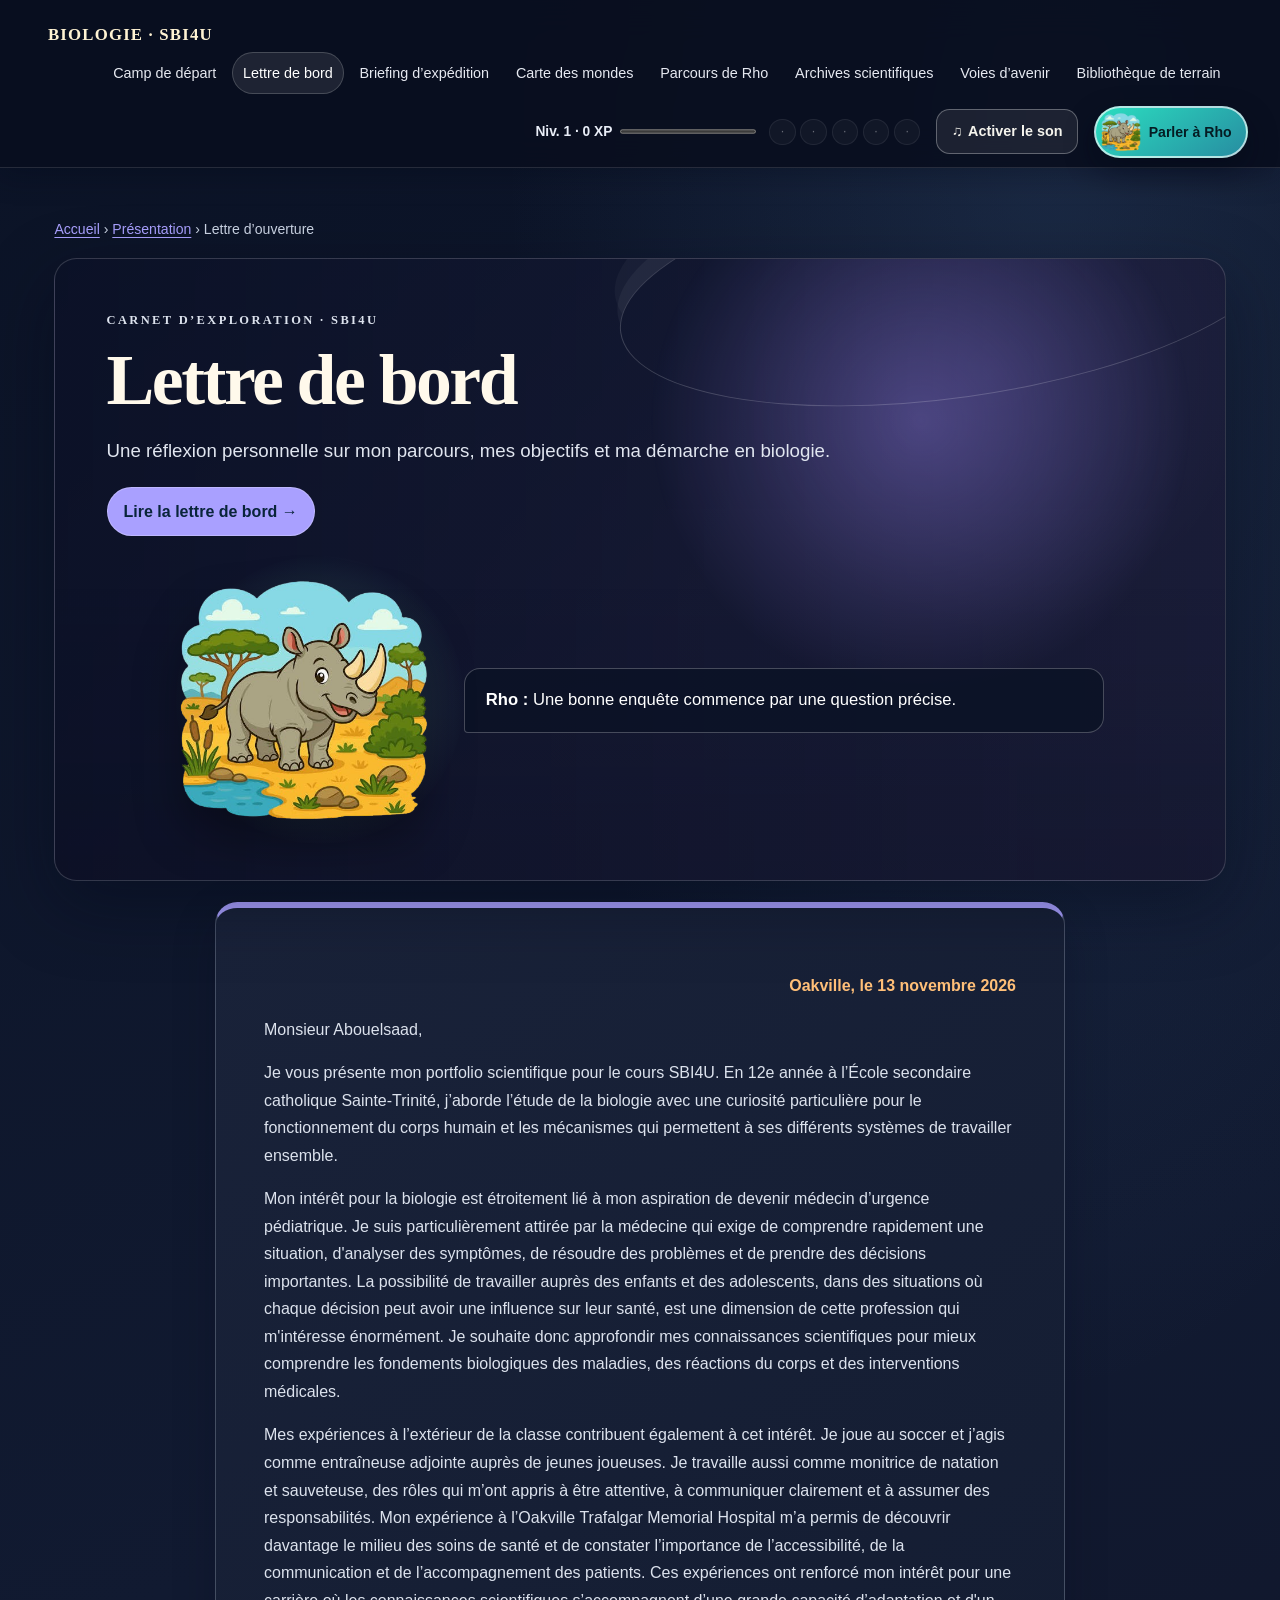
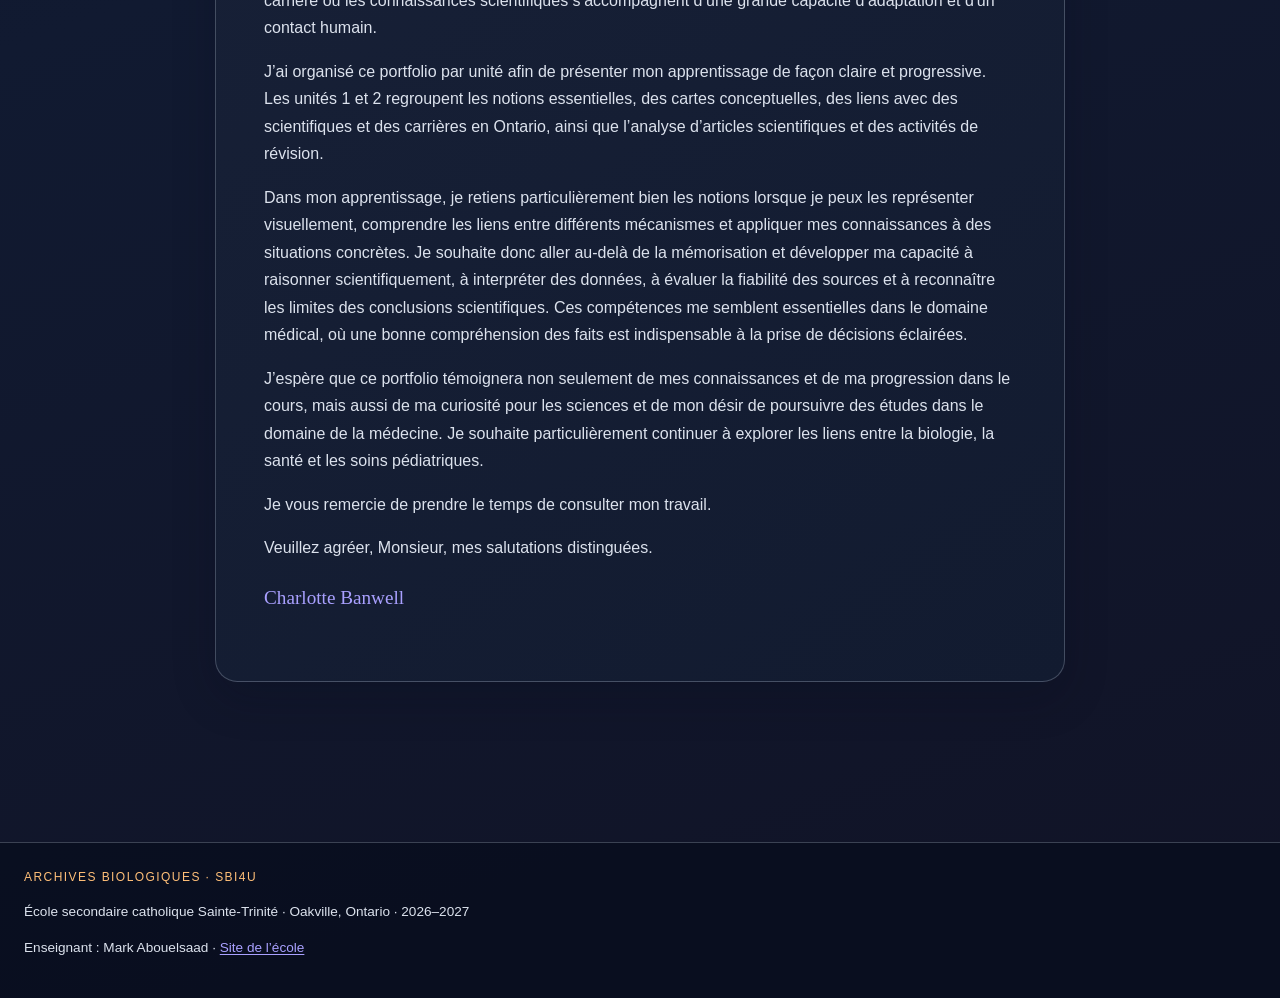
<file: lettre-ouverture.html>
<!DOCTYPE html>
<html lang="fr"><head><meta charset="utf-8"/><meta content="width=device-width,initial-scale=1" name="viewport"/><meta content="#fff8df" name="theme-color"/><title>Lettre de bord | SBI4U</title><style> :root{--ink:#182b32;--muted:#52646a;--paper:#f5f1e7;--card:#fffdf7;--line:#c9c2b3;--accent:#234c54;--accent2:#8b6947;--u1:#8a6a3e;--u2:#2b7467;--u3:#6d608f;--u4:#28728a;--u5:#587444;--shadow:0 8px 24px rgba(24,43,50,.07)}*{box-sizing:border-box}html{scroll-behavior:smooth;scroll-padding-top:100px}body{margin:0;background:var(--paper);color:var(--ink);font:16px/1.68 Arial,Helvetica,sans-serif}h1,h2,h3,h4,.brand,.eyebrow{font-family:Georgia,'Times New Roman',serif;letter-spacing:.01em}h1{font-size:clamp(2.15rem,5vw,4rem);line-height:1.08;font-weight:500;margin:.3rem 0 1rem}h2{font-size:clamp(1.45rem,3vw,2.1rem);font-weight:500;border-bottom:1px solid var(--line);padding-bottom:.45rem}h3{font-size:1.25rem;font-weight:500}p{max-width:82ch}a{color:#174e5c}a:focus-visible,button:focus-visible,summary:focus-visible,[tabindex]:focus-visible{outline:3px solid #9a6e3e;outline-offset:3px}.top{position:sticky;top:0;z-index:20;background:rgba(245,241,231,.97);border-bottom:1px solid var(--line);backdrop-filter:blur(10px)}nav{max-width:1320px;margin:auto;display:flex;gap:.25rem;align-items:center;flex-wrap:wrap;padding:.65rem 1rem}.brand{font-size:1rem;color:var(--ink);margin-right:auto;text-decoration:none;font-weight:bold}.navbtn{display:inline-flex;align-items:center;padding:.45rem .58rem;border:1px solid transparent;border-radius:2px;background:transparent;color:var(--ink);text-decoration:none;font-size:.82rem;cursor:pointer}.navbtn:hover,.navbtn[aria-current=page]{border-color:var(--line);background:#ebe5d8}main{max-width:1240px;margin:auto;padding:1.4rem clamp(1rem,3vw,2.5rem) 4rem}.hero,.section,.card,.panel,.document{background:var(--card);border:1px solid var(--line);border-radius:2px;box-shadow:var(--shadow)}.hero{padding:clamp(1.4rem,4vw,3.5rem);min-height:260px}.section{padding:clamp(1rem,3vw,2rem);margin:1.3rem 0}.card{padding:1.1rem;box-shadow:none}.eyebrow,.muted,.meta,.small{color:var(--muted)}.eyebrow,.archive-label{font-size:.75rem;letter-spacing:.12em;text-transform:uppercase;color:var(--accent2)}.tag{display:inline-block;padding:.15rem .5rem;border:1px solid var(--line);background:#e7e1d4;font-size:.8rem;margin:.15rem}.grid{display:grid;grid-template-columns:repeat(auto-fit,minmax(min(100%,245px),1fr));gap:1rem}.module{display:block;text-decoration:none;color:inherit;padding:1.15rem;border:1px solid var(--line);background:var(--card);min-height:145px;transition:background .15s,border-color .15s}.module:hover{background:#eee8da;border-color:var(--accent)}.module h2,.module h3{border:0;margin-top:.35rem}.btn,button{font:inherit;cursor:pointer}.btn,button.primary{display:inline-block;background:var(--accent);color:var(--card);border:1px solid var(--accent);padding:.62rem .9rem;text-decoration:none}.btn:hover,button.primary:hover{background:#183a40}.btn.secondary,button.secondary{background:transparent;color:var(--ink);border:1px solid var(--line)}.unit-head{border-left:6px solid var(--unit,var(--accent));padding-left:1rem}.unit-kicker{font-size:.78rem;text-transform:uppercase;letter-spacing:.12em;color:var(--unit,var(--accent));font-weight:bold}.unit-menu{display:flex;gap:.45rem;flex-wrap:wrap;margin:1rem 0}.unit-menu a{display:inline-block;border:1px solid var(--line);padding:.35rem .6rem;text-decoration:none;background:var(--card);color:var(--ink);font-size:.9rem}.unit-menu a:hover{border-color:var(--unit,var(--accent))}.content-section{scroll-margin-top:100px;margin:1.5rem 0}.content-section>h2{margin-bottom:1rem}.split{display:grid;grid-template-columns:repeat(auto-fit,minmax(min(100%,310px),1fr));gap:1rem}.document{max-width:850px;margin:1rem auto;padding:clamp(1.2rem,4vw,3rem)}.document p{max-width:none}.citation{font-size:.9rem;color:var(--muted);border-left:2px solid var(--accent2);padding-left:.75rem}.concept-map{border:1px solid var(--line);background:#fbf8f0;padding:1rem;overflow:auto}.map-network{min-width:660px;display:grid;grid-template-columns:repeat(4,minmax(130px,1fr));gap:.65rem;align-items:center}.concept-node{display:block;min-height:55px;padding:.6rem;border:1px solid var(--unit,var(--accent));background:var(--card);color:var(--ink);text-align:center;border-radius:2px;font-weight:600}.concept-node:hover,.concept-node[aria-pressed=true]{background:var(--unit,var(--accent));color:#fff}.connector{font-size:.78rem;color:var(--muted);text-align:center;padding:.1rem}.map-detail{margin-top:1rem;padding:1rem;border-left:4px solid var(--unit,var(--accent));background:var(--card);min-height:75px}.map-reset{margin-top:.75rem}.tabs{display:flex;gap:.4rem;flex-wrap:wrap;margin:1rem 0}.tabs button{background:transparent;color:var(--ink);border:1px solid var(--line);padding:.5rem .7rem}.tabs button[aria-selected=true]{background:var(--accent);color:white;border-color:var(--accent)}.tab-panel[hidden]{display:none!important}.facts{display:grid;grid-template-columns:repeat(auto-fit,minmax(160px,1fr));gap:.75rem}.fact{border:1px solid var(--line);padding:.8rem;background:#f7f3e9}.fact b{display:block;color:var(--accent)}details{border-top:1px solid var(--line);padding:.8rem 0}summary{cursor:pointer;font-weight:600}fieldset{border:1px solid var(--line);margin:.9rem 0;padding:1rem}legend{font-weight:bold;padding:0 .3rem}.question label{display:block;padding:.25rem 0;cursor:pointer}.feedback{padding:.75rem;margin:.7rem 0;background:#ebe5d8;border-left:3px solid var(--accent)}.feedback:empty{display:none}.source-list li{margin:.4rem 0}.breadcrumbs{font-size:.88rem;color:var(--muted);margin:.5rem 0 1rem}.breadcrumbs a{color:inherit}.prevnext{display:flex;justify-content:space-between;gap:1rem;flex-wrap:wrap;border-top:1px solid var(--line);padding-top:1rem;margin-top:2rem}.checklist label{display:flex;gap:.6rem;align-items:flex-start;padding:.4rem 0}.checklist input{margin-top:.45rem;accent-color:var(--accent)}.searchbar{width:100%;max-width:480px;padding:.65rem;border:1px solid var(--line);font:inherit;background:var(--card);color:var(--ink)}footer{border-top:1px solid var(--line);padding:1.5rem;color:var(--muted);font-size:.85rem} .sr-only{position:absolute;width:1px;height:1px;padding:0;margin:-1px;overflow:hidden;clip:rect(0,0,0,0);white-space:nowrap;border:0}.unit-color-1{--unit:var(--u1)}.unit-color-2{--unit:var(--u2)}.unit-color-3{--unit:var(--u3)}.unit-color-4{--unit:var(--u4)}.unit-color-5{--unit:var(--u5)}@media(max-width:760px){nav{gap:.1rem}.brand{width:100%;margin-bottom:.3rem}.navbtn{font-size:.78rem;padding:.35rem .4rem}main{padding:1rem .75rem 3rem}.map-network{min-width:590px}.hero{min-height:0}}@media(prefers-reduced-motion:reduce){html{scroll-behavior:auto}*{transition:none!important}}
/* Améliorations visuelles et d’accessibilité */
:root{
  --ink:#18332b;--muted:#526b61;--paper:#f3f6ef;--card:#ffffff;--line:#d2ded2;
  --accent:#246447;--accent2:#a4773f;--u1:#9a743d;--u2:#26745b;--u3:#617b62;
  --u4:#317a80;--u5:#527a3f;--shadow:0 10px 30px rgba(24,51,43,.08);
}
body{font-family:system-ui,-apple-system,BlinkMacSystemFont,"Segoe UI",Arial,sans-serif;line-height:1.72}
h1,h2,h3,h4,.brand,.eyebrow{letter-spacing:-.015em}
h1{font-weight:650;letter-spacing:-.035em}
h2{font-weight:650;border-bottom-color:#dce6dc}
h3{font-weight:650}
a{color:#205c43;text-underline-offset:.18em}
.top{background:rgba(243,246,239,.96);border-bottom-color:#d2ded2}
nav{gap:.35rem;padding:.75rem 1rem}
.brand{font-size:1.03rem;letter-spacing:.015em}
.navbtn{border-radius:999px;padding:.48rem .72rem;font-size:.83rem;transition:background .15s ease,color .15s ease,border-color .15s ease}
.navbtn:hover,.navbtn[aria-current=page]{background:#dcebe0;border-color:#c4d9c8;color:#174b33}
.hero{position:relative;overflow:hidden;border-radius:20px;border-color:#d6e2d6;background:linear-gradient(125deg,#ffffff 0%,#f2f7ef 68%,#e2efe4 100%);box-shadow:0 14px 38px rgba(24,51,43,.09)}
.hero:after{content:"";position:absolute;width:230px;height:230px;right:-70px;top:-85px;border:1px solid rgba(36,100,71,.16);border-radius:50%;box-shadow:0 0 0 26px rgba(36,100,71,.035),0 0 0 54px rgba(36,100,71,.025);pointer-events:none}
.hero>*{position:relative;z-index:1}
.section,.panel,.document{border-radius:16px;border-color:#d6e2d6;box-shadow:var(--shadow)}
.section{padding:clamp(1.1rem,3vw,2.1rem)}
.card,.module{border-radius:13px;border-color:#d6e2d6;transition:transform .16s ease,box-shadow .16s ease,border-color .16s ease,background .16s ease}
.card{background:#fff}
.module{padding:1.3rem;min-height:165px;display:flex;flex-direction:column;align-items:flex-start}
.module p{flex:1}
.module:hover{background:#f7fbf6;border-color:#8fb99c;transform:translateY(-3px);box-shadow:0 10px 22px rgba(24,51,43,.08)}
.module .btn{margin-top:.6rem}
.btn,button.primary{border-radius:999px;padding:.68rem 1rem;font-weight:650;transition:transform .15s ease,background .15s ease}
.btn:hover,button.primary:hover{transform:translateY(-1px)}
.btn.secondary,button.secondary{border-radius:999px;background:#f6f9f4;border-color:#d2ded2}
.unit-menu a{border-radius:999px;padding:.42rem .72rem}
.concept-map{border-radius:15px;background:linear-gradient(145deg,#f7faf5,#edf4ec);border-color:#d2ded2}
.concept-node{border-radius:10px;min-height:62px;transition:transform .15s ease,background .15s ease}
.concept-node:hover,.concept-node[aria-pressed=true]{transform:translateY(-2px);box-shadow:0 5px 14px rgba(24,51,43,.12)}
.map-detail{border-radius:0 12px 12px 0;background:#f7faf5}
.fact{border-radius:10px;background:#f6f9f4;border-color:#d8e4d7}
.feedback{border-radius:0 10px 10px 0;background:#edf5ed}
details{border-top-color:#dbe5da}
fieldset{border-radius:12px;border-color:#d2ded2}
.searchbar{border-radius:10px}
.document{background:#fff}
footer{margin-top:1rem;background:#edf3ea;border-top-color:#d2ded2}
.skip-link{position:absolute;left:1rem;top:-5rem;z-index:100;background:#fff;color:#174b33;border:2px solid #246447;border-radius:8px;padding:.7rem 1rem;font-weight:700}
.skip-link:focus{top:1rem}
:focus-visible{outline-color:#a4773f!important}
@media(max-width:760px){
  nav{align-items:stretch}
  .brand{width:100%;padding:.25rem .25rem .45rem}
  .navbtn{flex:1 1 auto;justify-content:center;text-align:center}
  .hero:after{width:150px;height:150px;right:-65px;top:-60px}
  .module{min-height:0}
  .map-network{min-width:570px}
}
@media(prefers-reduced-motion:reduce){.module:hover,.concept-node:hover,.btn:hover,button.primary:hover{transform:none}}
@media print{
  .top,footer,.btn,.unit-menu,.map-reset,button,.searchbar,select{display:none!important}
  body{background:#fff;color:#111;font-size:11pt}
  main{max-width:none;padding:0}
  .hero,.section,.card,.panel,.document{box-shadow:none;border:1px solid #bbb;break-inside:avoid}
  a{color:#111;text-decoration:underline}
  details{break-inside:avoid}
}

/* Palette jaune et rose du portfolio */
:root{
  --ink:#422638;--muted:#745b69;--paper:#fff8df;--card:#fffdf7;--line:#ecd9c5;
  --accent:#b82e67;--accent2:#926100;--u1:#926100;--u2:#b82e67;--u3:#96476d;
  --u4:#805400;--u5:#c2537b;--shadow:0 10px 30px rgba(89,39,62,.09);
}
a{color:#a62358}
.top{background:rgba(255,248,223,.96);border-bottom-color:#ecd9c5}
.navbtn:hover,.navbtn[aria-current=page]{background:#ffedb5;border-color:#efcf85;color:#702044}
.hero{border-color:#f0d3bd;background:linear-gradient(125deg,#fffdf7 0%,#fff5d5 67%,#fbe3ed 100%);box-shadow:0 14px 38px rgba(89,39,62,.09)}
.hero:after{border-color:rgba(184,46,103,.18);box-shadow:0 0 0 26px rgba(184,46,103,.04),0 0 0 54px rgba(217,155,24,.035)}
.section,.panel,.document{border-color:#ecd9c5}
.card,.module{border-color:#ecd9c5}
.module:hover{background:#fff8e6;border-color:#d989a8;box-shadow:0 10px 22px rgba(89,39,62,.09)}
.btn,button.primary{background:#b82e67;border-color:#b82e67;color:#fffdf7}
.btn:hover,button.primary:hover{background:#96224f}
.btn.secondary,button.secondary{background:#fff9e9;border-color:#ecd9c5}
.unit-menu a:hover{border-color:var(--unit,var(--accent))}
.concept-map{background:linear-gradient(145deg,#fffaf0,#fff0d0);border-color:#ecd9c5}
.concept-node:hover,.concept-node[aria-pressed=true]{color:#fff}
.map-detail{background:#fff9ed}
.fact{background:#fff8e6;border-color:#ecd9c5}
.feedback{background:#faeaf0;border-left-color:#b82e67}
footer{background:#fff1c9;border-top-color:#ecd9c5}
.skip-link{color:#702044;border-color:#b82e67}
:focus-visible{outline-color:#b82e67!important}
.opening-letter{border-top:6px solid #b82e67;background:linear-gradient(145deg,#fffdf7 0%,#fffdf7 72%,#fff5d9 100%)}
.opening-letter .letter-date{color:#926100;text-align:right;font-weight:600}
.opening-letter .letter-signature{color:#b82e67;font-family:Georgia,'Times New Roman',serif;font-size:1.2rem}
</style><link rel="stylesheet" href="site.css"/><link rel="stylesheet" href="adventure.css"/></head><body class=""><a class="skip-link" href="#contenu">Passer au contenu</a><header class="top"><nav aria-label="Navigation principale"><a class="brand" href="index.html">BIOLOGIE · SBI4U</a><a class="navbtn" href="index.html">Camp de départ</a><a class="navbtn" href="lettre-ouverture.html">Lettre de bord</a><a class="navbtn" href="presentation.html">Briefing d’expédition</a><a class="navbtn" href="index.html#unites">Carte des mondes</a><a class="navbtn" href="parcours-rho.html">Parcours de Rho</a><a class="navbtn" href="articles.html">Archives scientifiques</a><a class="navbtn" href="carrieres.html">Voies d’avenir</a><a class="navbtn" href="bibliographie.html">Bibliothèque de terrain</a></nav></header><main id="contenu"><div class="breadcrumbs"><a href="index.html">Accueil</a> › <a href="presentation.html">Présentation</a> › Lettre d’ouverture</div><section class="hero"><p class="eyebrow">Portfolio scientifique · SBI4U</p><h1>Lettre de bord</h1><p>Une réflexion personnelle sur mon parcours, mes objectifs et ma démarche en biologie.</p></section><article class="document opening-letter" id="lettre" aria-label="Lettre d’ouverture de Charlotte Banwell"><p class="letter-date">Oakville, le 13 novembre 2026</p><p>Monsieur Abouelsaad,</p><p>Je vous présente mon portfolio scientifique pour le cours SBI4U. En 12e année à l’École secondaire catholique Sainte-Trinité, j’aborde l’étude de la biologie avec une curiosité particulière pour le fonctionnement du corps humain et les mécanismes qui permettent à ses différents systèmes de travailler ensemble.</p><p>Mon intérêt pour la biologie est étroitement lié à mon aspiration de devenir médecin d’urgence pédiatrique. Je suis particulièrement attirée par la médecine qui exige de comprendre rapidement une situation, d'analyser des symptômes, de résoudre des problèmes et de prendre des décisions importantes. La possibilité de travailler auprès des enfants et des adolescents, dans des situations où chaque décision peut avoir une influence sur leur santé, est une dimension de cette profession qui m'intéresse énormément. Je souhaite donc approfondir mes connaissances scientifiques pour mieux comprendre les fondements biologiques des maladies, des réactions du corps et des interventions médicales.</p><p>Mes expériences à l’extérieur de la classe contribuent également à cet intérêt. Je joue au soccer et j’agis comme entraîneuse adjointe auprès de jeunes joueuses. Je travaille aussi comme monitrice de natation et sauveteuse, des rôles qui m’ont appris à être attentive, à communiquer clairement et à assumer des responsabilités. Mon expérience à l’Oakville Trafalgar Memorial Hospital m’a permis de découvrir davantage le milieu des soins de santé et de constater l’importance de l’accessibilité, de la communication et de l’accompagnement des patients. Ces expériences ont renforcé mon intérêt pour une carrière où les connaissances scientifiques s’accompagnent d’une grande capacité d’adaptation et d'un contact humain.</p><p>J’ai organisé ce portfolio par unité afin de présenter mon apprentissage de façon claire et progressive. Les unités 1 et 2 regroupent les notions essentielles, des cartes conceptuelles, des liens avec des scientifiques et des carrières en Ontario, ainsi que l’analyse d’articles scientifiques et des activités de révision. </p><p>Dans mon apprentissage, je retiens particulièrement bien les notions lorsque je peux les représenter visuellement, comprendre les liens entre différents mécanismes et appliquer mes connaissances à des situations concrètes. Je souhaite donc aller au-delà de la mémorisation et développer ma capacité à raisonner scientifiquement, à interpréter des données, à évaluer la fiabilité des sources et à reconnaître les limites des conclusions scientifiques. Ces compétences me semblent essentielles dans le domaine médical, où une bonne compréhension des faits est indispensable à la prise de décisions éclairées.</p><p>J’espère que ce portfolio témoignera non seulement de mes connaissances et de ma progression dans le cours, mais aussi de ma curiosité pour les sciences et de mon désir de poursuivre des études dans le domaine de la médecine. Je souhaite particulièrement continuer à explorer les liens entre la biologie, la santé et les soins pédiatriques.</p><p>Je vous remercie de prendre le temps de consulter mon travail.</p><p>Veuillez agréer, Monsieur, mes salutations distinguées.</p><p class="letter-signature">Charlotte Banwell</p></article></main><footer><div class="archive-label">Archives biologiques · SBI4U</div><p>École secondaire catholique Sainte-Trinité · Oakville, Ontario · 2026–2027</p><p>Enseignant : Mark Abouelsaad · <a href="https://esst.cscmonavenir.ca" rel="noopener noreferrer" target="_blank">Site de l’école</a></p></footer><script>function selectConcept(btn,details){document.querySelectorAll('.concept-node[aria-pressed="true"]').forEach(n=>n.setAttribute('aria-pressed','false'));btn.setAttribute('aria-pressed','true');const box=document.getElementById(details);if(box)box.innerHTML='<h3>'+btn.dataset.title+'</h3><p>'+btn.dataset.definition+'</p><p><b>Exemple :</b> '+btn.dataset.example+'</p><p><b>Erreur fréquente :</b> '+btn.dataset.error+'</p><p><b>Unité :</b> '+btn.dataset.unit+'</p><p><b>Source :</b> '+btn.dataset.source+'</p>';}function resetMap(id){const d=document.getElementById(id);if(d)d.innerHTML='<p>Sélectionne un concept dans la carte pour afficher sa fiche détaillée.</p>';document.querySelectorAll('.concept-node').forEach(n=>n.setAttribute('aria-pressed','false'));}function setupQuiz(formId,feedbackId){const f=document.getElementById(formId);if(!f)return;f.addEventListener('submit',e=>{e.preventDefault();let score=0;const qs=[...f.querySelectorAll('[data-answer]')];let missing=0;qs.forEach(q=>{const checked=q.querySelector('input:checked');if(!checked){missing++;return}if(checked.value===q.dataset.answer)score++});const box=document.getElementById(feedbackId);if(missing){box.textContent='Réponds à toutes les questions avant de corriger.';return}const explanations=qs.map((q,i)=>{const ok=q.querySelector('input:checked').value===q.dataset.answer;return (i+1)+'. '+(ok?'Correct. ':'À revoir. ')+q.dataset.explanation}).join(' ');box.innerHTML='<p><b>Résultat :</b> '+score+' / '+qs.length+'</p><p>'+explanations+'</p>';});const reset=f.querySelector('[type=reset]');if(reset)reset.addEventListener('click',()=>{const b=document.getElementById(feedbackId);if(b)b.textContent='';});}function setupGlossary(inputId,filterId,listId){const input=document.getElementById(inputId),filter=document.getElementById(filterId),list=document.getElementById(listId);if(!list)return;function apply(){const q=(input?.value||'').toLocaleLowerCase('fr'),u=filter?.value||'all';list.querySelectorAll('[data-term]').forEach(el=>{el.hidden=!(el.dataset.term.toLocaleLowerCase('fr').includes(q)&&(u==='all'||el.dataset.unit===u))})}input?.addEventListener('input',apply);filter?.addEventListener('change',apply)}</script>
<script>(function(){const path=(location.pathname.split('/').pop()||'index.html').toLowerCase();const hash=(location.hash||'').toLowerCase();const unitPage=/^unite[1-5]\.html$/.test(path);document.querySelectorAll('nav[aria-label="Navigation principale"] a.navbtn').forEach(link=>{const href=link.getAttribute('href')||'';const parts=href.split('#');const target=(parts[0]||'').toLowerCase();const targetHash=parts.length>1?'#'+parts[1].toLowerCase():'';const isUnits=link.textContent.trim()==='Carte des mondes';const active=(target===path&&(!targetHash||targetHash===hash))||(isUnits&&(unitPage||(path==='index.html'&&hash==='#unites')));if(active)link.setAttribute('aria-current','page');else link.removeAttribute('aria-current');});})();</script>
<script src="adventure.js" defer></script></body></html>
</file>
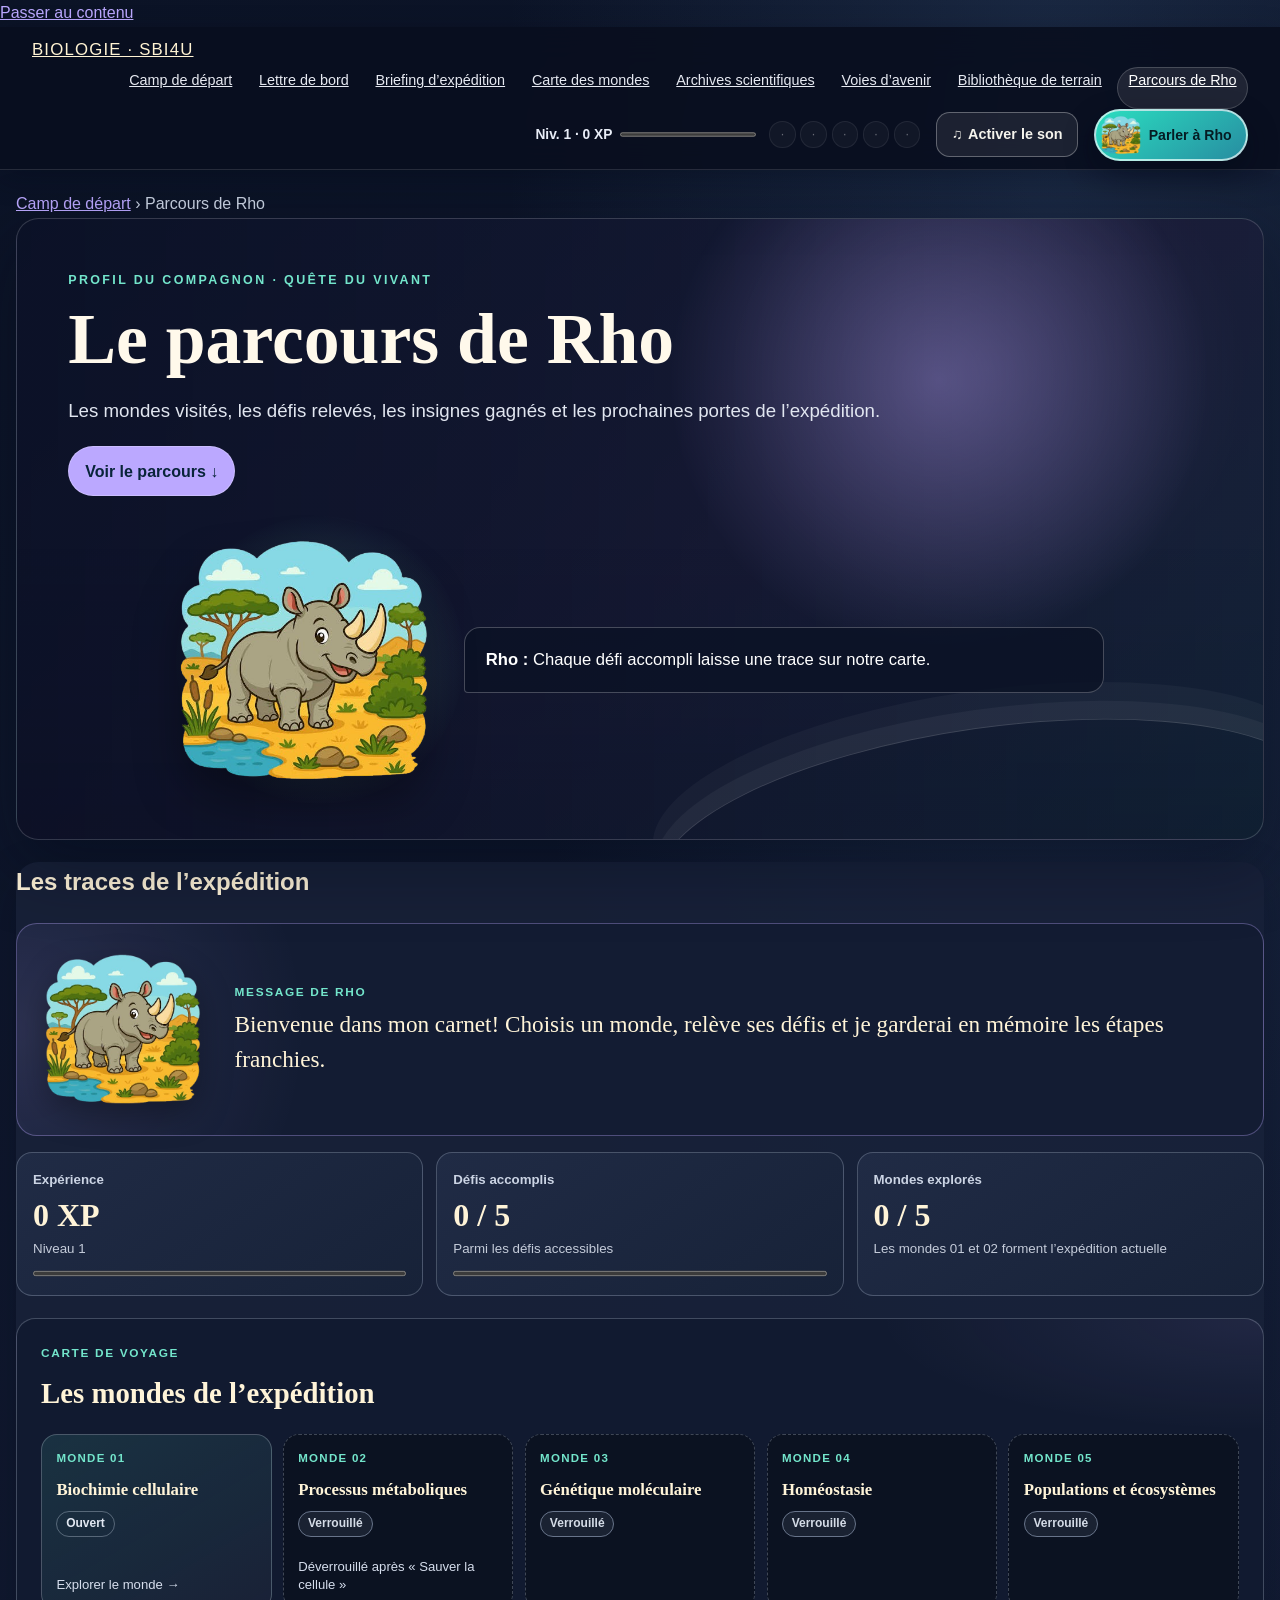
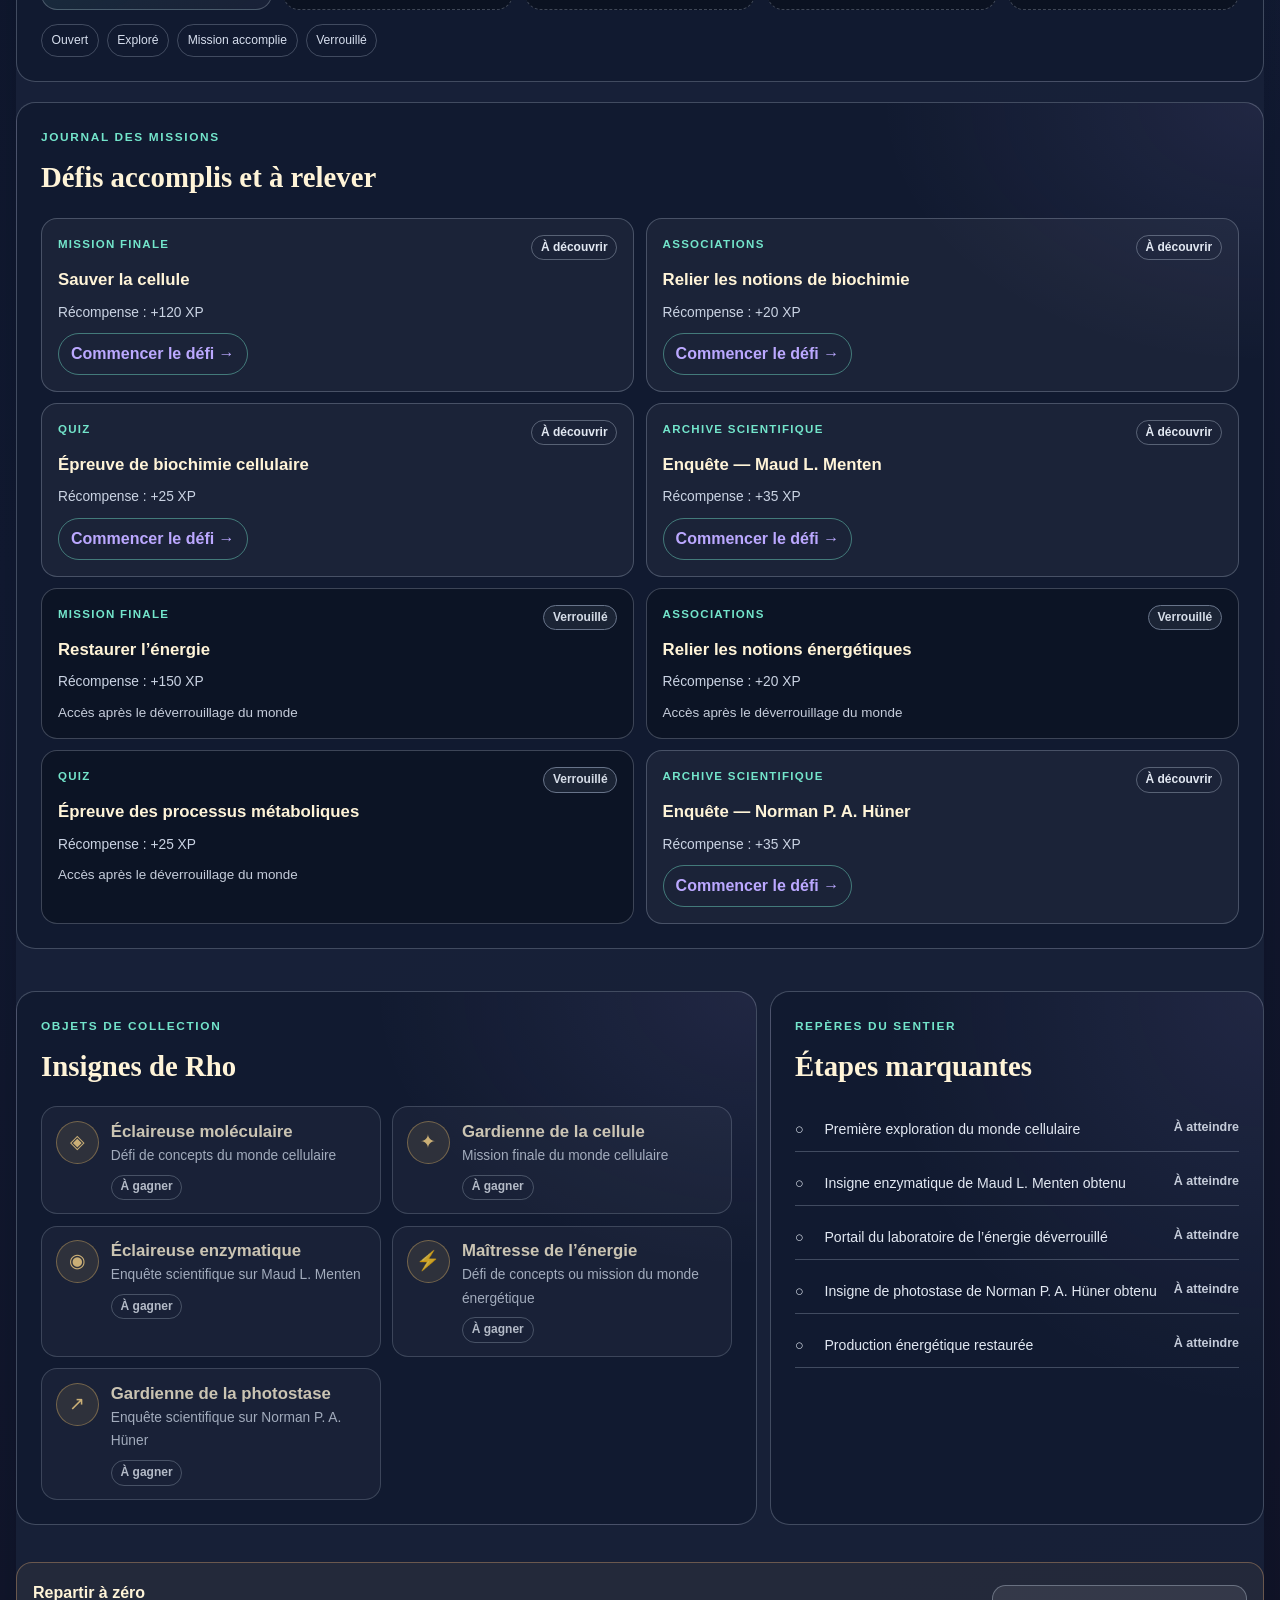
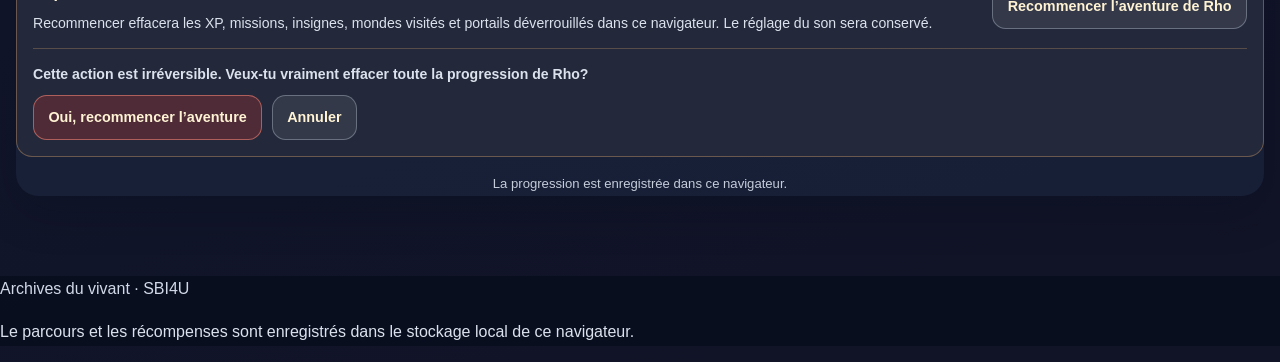
<file: parcours-rho.html>
<!DOCTYPE html>
<html lang="fr">
<head>
  <meta charset="utf-8"/>
  <meta name="viewport" content="width=device-width, initial-scale=1"/>
  <meta name="theme-color" content="#10182b"/>
  <title>Le parcours de Rho | SBI4U</title>
  <link rel="stylesheet" href="site.css"/>
  <link rel="stylesheet" href="adventure.css"/>
</head>
<body class="adventure-site world-profile">
  <a class="skip-link" href="#contenu">Passer au contenu</a>
  <header class="top">
    <nav aria-label="Navigation principale">
      <a class="brand" href="index.html">BIOLOGIE · SBI4U</a>
      <a class="navbtn" href="index.html">Camp de départ</a>
      <a class="navbtn" href="lettre-ouverture.html">Lettre de bord</a>
      <a class="navbtn" href="presentation.html">Briefing d’expédition</a>
      <a class="navbtn" href="index.html#unites">Carte des mondes</a>
      <a class="navbtn" href="articles.html">Archives scientifiques</a>
      <a class="navbtn" href="carrieres.html">Voies d’avenir</a>
      <a class="navbtn" href="bibliographie.html">Bibliothèque de terrain</a>
      <a class="navbtn" href="parcours-rho.html" aria-current="page">Parcours de Rho</a>
    </nav>
  </header>
  <main id="contenu">
    <div class="breadcrumbs"><a href="index.html">Camp de départ</a> › Parcours de Rho</div>
    <section class="hero unit-head">
      <div class="unit-kicker">Profil du compagnon</div>
      <h1>Le parcours de Rho</h1>
      <p>Les mondes visités, les défis relevés, les insignes gagnés et les prochaines portes de l’expédition.</p>
    </section>
    <section class="content-section rho-profile" id="bilan" aria-labelledby="profile-title">
      <h2 id="profile-title">Les traces de l’expédition</h2>
      <div id="rho-progress-content" aria-live="polite">
        <noscript>Le parcours de Rho nécessite JavaScript pour lire la sauvegarde locale de l’aventure.</noscript>
      </div>
    </section>
  </main>
  <footer>
    <div class="archive-label">Archives du vivant · SBI4U</div>
    <p>Le parcours et les récompenses sont enregistrés dans le stockage local de ce navigateur.</p>
  </footer>
  <script src="adventure.js" defer></script>
</body>
</html>
</file>
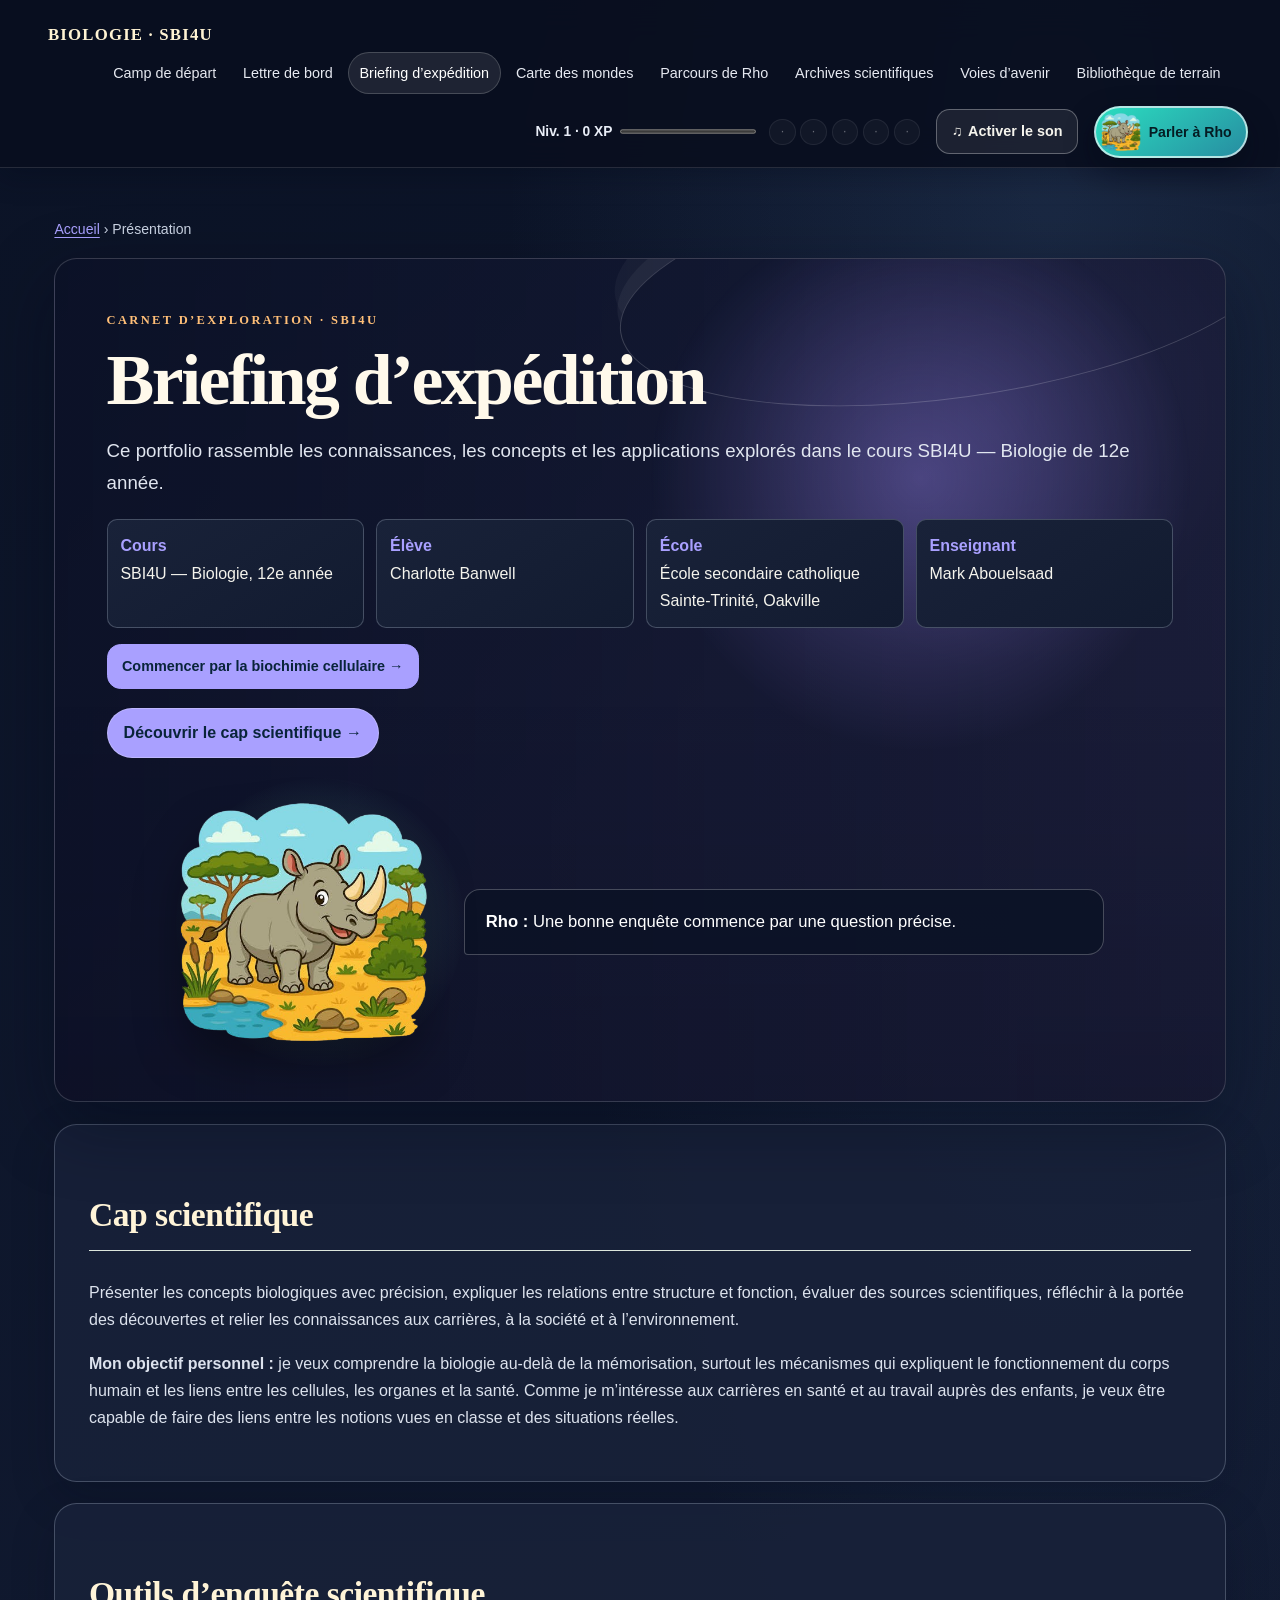
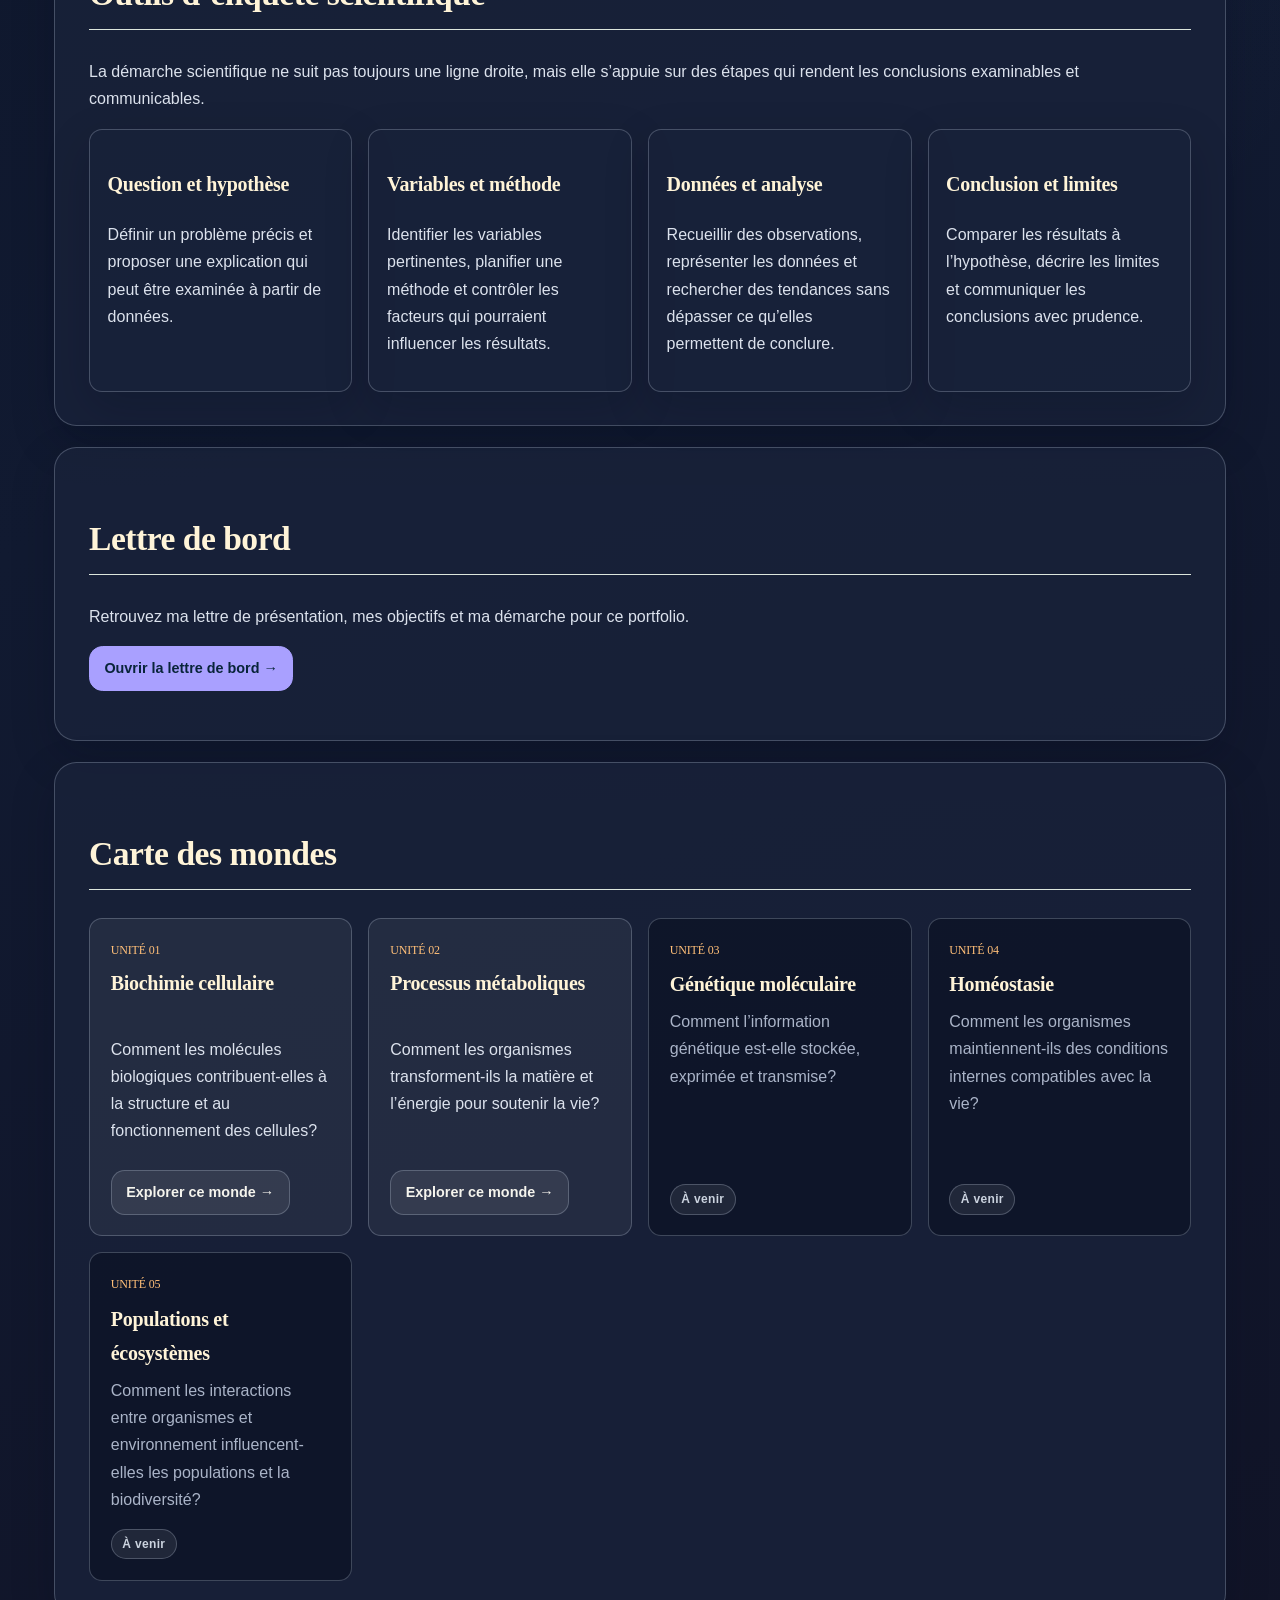
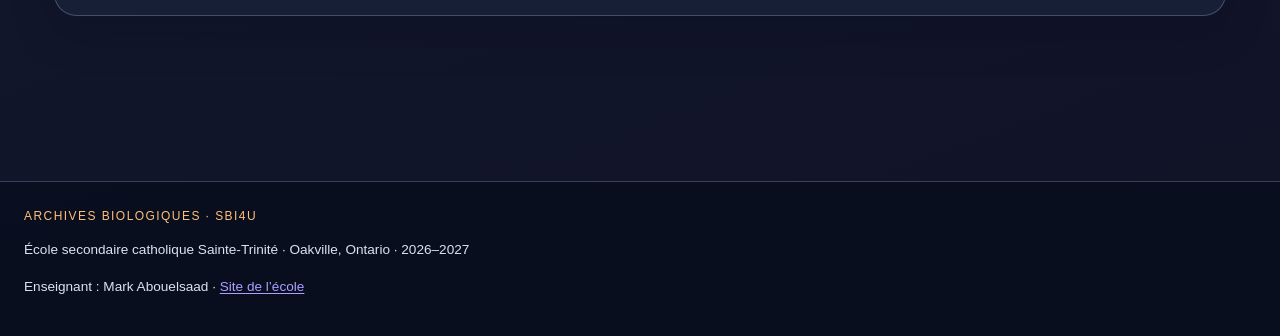
<file: presentation.html>
<!DOCTYPE html>
<html lang="fr"><head><meta charset="utf-8"/><meta content="width=device-width,initial-scale=1" name="viewport"/><meta content="#fff8df" name="theme-color"/><title>Briefing d’expédition | SBI4U</title><style> :root{--ink:#182b32;--muted:#52646a;--paper:#f5f1e7;--card:#fffdf7;--line:#c9c2b3;--accent:#234c54;--accent2:#8b6947;--u1:#8a6a3e;--u2:#2b7467;--u3:#6d608f;--u4:#28728a;--u5:#587444;--shadow:0 8px 24px rgba(24,43,50,.07)}*{box-sizing:border-box}html{scroll-behavior:smooth;scroll-padding-top:100px}body{margin:0;background:var(--paper);color:var(--ink);font:16px/1.68 Arial,Helvetica,sans-serif}h1,h2,h3,h4,.brand,.eyebrow{font-family:Georgia,'Times New Roman',serif;letter-spacing:.01em}h1{font-size:clamp(2.15rem,5vw,4rem);line-height:1.08;font-weight:500;margin:.3rem 0 1rem}h2{font-size:clamp(1.45rem,3vw,2.1rem);font-weight:500;border-bottom:1px solid var(--line);padding-bottom:.45rem}h3{font-size:1.25rem;font-weight:500}p{max-width:82ch}a{color:#174e5c}a:focus-visible,button:focus-visible,summary:focus-visible,[tabindex]:focus-visible{outline:3px solid #9a6e3e;outline-offset:3px}.top{position:sticky;top:0;z-index:20;background:rgba(245,241,231,.97);border-bottom:1px solid var(--line);backdrop-filter:blur(10px)}nav{max-width:1320px;margin:auto;display:flex;gap:.25rem;align-items:center;flex-wrap:wrap;padding:.65rem 1rem}.brand{font-size:1rem;color:var(--ink);margin-right:auto;text-decoration:none;font-weight:bold}.navbtn{display:inline-flex;align-items:center;padding:.45rem .58rem;border:1px solid transparent;border-radius:2px;background:transparent;color:var(--ink);text-decoration:none;font-size:.82rem;cursor:pointer}.navbtn:hover,.navbtn[aria-current=page]{border-color:var(--line);background:#ebe5d8}main{max-width:1240px;margin:auto;padding:1.4rem clamp(1rem,3vw,2.5rem) 4rem}.hero,.section,.card,.panel,.document{background:var(--card);border:1px solid var(--line);border-radius:2px;box-shadow:var(--shadow)}.hero{padding:clamp(1.4rem,4vw,3.5rem);min-height:260px}.section{padding:clamp(1rem,3vw,2rem);margin:1.3rem 0}.card{padding:1.1rem;box-shadow:none}.eyebrow,.muted,.meta,.small{color:var(--muted)}.eyebrow,.archive-label{font-size:.75rem;letter-spacing:.12em;text-transform:uppercase;color:var(--accent2)}.tag{display:inline-block;padding:.15rem .5rem;border:1px solid var(--line);background:#e7e1d4;font-size:.8rem;margin:.15rem}.grid{display:grid;grid-template-columns:repeat(auto-fit,minmax(min(100%,245px),1fr));gap:1rem}.module{display:block;text-decoration:none;color:inherit;padding:1.15rem;border:1px solid var(--line);background:var(--card);min-height:145px;transition:background .15s,border-color .15s}.module:hover{background:#eee8da;border-color:var(--accent)}.module h2,.module h3{border:0;margin-top:.35rem}.btn,button{font:inherit;cursor:pointer}.btn,button.primary{display:inline-block;background:var(--accent);color:var(--card);border:1px solid var(--accent);padding:.62rem .9rem;text-decoration:none}.btn:hover,button.primary:hover{background:#183a40}.btn.secondary,button.secondary{background:transparent;color:var(--ink);border:1px solid var(--line)}.unit-head{border-left:6px solid var(--unit,var(--accent));padding-left:1rem}.unit-kicker{font-size:.78rem;text-transform:uppercase;letter-spacing:.12em;color:var(--unit,var(--accent));font-weight:bold}.unit-menu{display:flex;gap:.45rem;flex-wrap:wrap;margin:1rem 0}.unit-menu a{display:inline-block;border:1px solid var(--line);padding:.35rem .6rem;text-decoration:none;background:var(--card);color:var(--ink);font-size:.9rem}.unit-menu a:hover{border-color:var(--unit,var(--accent))}.content-section{scroll-margin-top:100px;margin:1.5rem 0}.content-section>h2{margin-bottom:1rem}.split{display:grid;grid-template-columns:repeat(auto-fit,minmax(min(100%,310px),1fr));gap:1rem}.document{max-width:850px;margin:1rem auto;padding:clamp(1.2rem,4vw,3rem)}.document p{max-width:none}.citation{font-size:.9rem;color:var(--muted);border-left:2px solid var(--accent2);padding-left:.75rem}.concept-map{border:1px solid var(--line);background:#fbf8f0;padding:1rem;overflow:auto}.map-network{min-width:660px;display:grid;grid-template-columns:repeat(4,minmax(130px,1fr));gap:.65rem;align-items:center}.concept-node{display:block;min-height:55px;padding:.6rem;border:1px solid var(--unit,var(--accent));background:var(--card);color:var(--ink);text-align:center;border-radius:2px;font-weight:600}.concept-node:hover,.concept-node[aria-pressed=true]{background:var(--unit,var(--accent));color:#fff}.connector{font-size:.78rem;color:var(--muted);text-align:center;padding:.1rem}.map-detail{margin-top:1rem;padding:1rem;border-left:4px solid var(--unit,var(--accent));background:var(--card);min-height:75px}.map-reset{margin-top:.75rem}.tabs{display:flex;gap:.4rem;flex-wrap:wrap;margin:1rem 0}.tabs button{background:transparent;color:var(--ink);border:1px solid var(--line);padding:.5rem .7rem}.tabs button[aria-selected=true]{background:var(--accent);color:white;border-color:var(--accent)}.tab-panel[hidden]{display:none!important}.facts{display:grid;grid-template-columns:repeat(auto-fit,minmax(160px,1fr));gap:.75rem}.fact{border:1px solid var(--line);padding:.8rem;background:#f7f3e9}.fact b{display:block;color:var(--accent)}details{border-top:1px solid var(--line);padding:.8rem 0}summary{cursor:pointer;font-weight:600}fieldset{border:1px solid var(--line);margin:.9rem 0;padding:1rem}legend{font-weight:bold;padding:0 .3rem}.question label{display:block;padding:.25rem 0;cursor:pointer}.feedback{padding:.75rem;margin:.7rem 0;background:#ebe5d8;border-left:3px solid var(--accent)}.feedback:empty{display:none}.source-list li{margin:.4rem 0}.breadcrumbs{font-size:.88rem;color:var(--muted);margin:.5rem 0 1rem}.breadcrumbs a{color:inherit}.prevnext{display:flex;justify-content:space-between;gap:1rem;flex-wrap:wrap;border-top:1px solid var(--line);padding-top:1rem;margin-top:2rem}.checklist label{display:flex;gap:.6rem;align-items:flex-start;padding:.4rem 0}.checklist input{margin-top:.45rem;accent-color:var(--accent)}.searchbar{width:100%;max-width:480px;padding:.65rem;border:1px solid var(--line);font:inherit;background:var(--card);color:var(--ink)}footer{border-top:1px solid var(--line);padding:1.5rem;color:var(--muted);font-size:.85rem} .sr-only{position:absolute;width:1px;height:1px;padding:0;margin:-1px;overflow:hidden;clip:rect(0,0,0,0);white-space:nowrap;border:0}.unit-color-1{--unit:var(--u1)}.unit-color-2{--unit:var(--u2)}.unit-color-3{--unit:var(--u3)}.unit-color-4{--unit:var(--u4)}.unit-color-5{--unit:var(--u5)}@media(max-width:760px){nav{gap:.1rem}.brand{width:100%;margin-bottom:.3rem}.navbtn{font-size:.78rem;padding:.35rem .4rem}main{padding:1rem .75rem 3rem}.map-network{min-width:590px}.hero{min-height:0}}@media(prefers-reduced-motion:reduce){html{scroll-behavior:auto}*{transition:none!important}}
/* Améliorations visuelles et d’accessibilité */
:root{
  --ink:#18332b;--muted:#526b61;--paper:#f3f6ef;--card:#ffffff;--line:#d2ded2;
  --accent:#246447;--accent2:#a4773f;--u1:#9a743d;--u2:#26745b;--u3:#617b62;
  --u4:#317a80;--u5:#527a3f;--shadow:0 10px 30px rgba(24,51,43,.08);
}
body{font-family:system-ui,-apple-system,BlinkMacSystemFont,"Segoe UI",Arial,sans-serif;line-height:1.72}
h1,h2,h3,h4,.brand,.eyebrow{letter-spacing:-.015em}
h1{font-weight:650;letter-spacing:-.035em}
h2{font-weight:650;border-bottom-color:#dce6dc}
h3{font-weight:650}
a{color:#205c43;text-underline-offset:.18em}
.top{background:rgba(243,246,239,.96);border-bottom-color:#d2ded2}
nav{gap:.35rem;padding:.75rem 1rem}
.brand{font-size:1.03rem;letter-spacing:.015em}
.navbtn{border-radius:999px;padding:.48rem .72rem;font-size:.83rem;transition:background .15s ease,color .15s ease,border-color .15s ease}
.navbtn:hover,.navbtn[aria-current=page]{background:#dcebe0;border-color:#c4d9c8;color:#174b33}
.hero{position:relative;overflow:hidden;border-radius:20px;border-color:#d6e2d6;background:linear-gradient(125deg,#ffffff 0%,#f2f7ef 68%,#e2efe4 100%);box-shadow:0 14px 38px rgba(24,51,43,.09)}
.hero:after{content:"";position:absolute;width:230px;height:230px;right:-70px;top:-85px;border:1px solid rgba(36,100,71,.16);border-radius:50%;box-shadow:0 0 0 26px rgba(36,100,71,.035),0 0 0 54px rgba(36,100,71,.025);pointer-events:none}
.hero>*{position:relative;z-index:1}
.section,.panel,.document{border-radius:16px;border-color:#d6e2d6;box-shadow:var(--shadow)}
.section{padding:clamp(1.1rem,3vw,2.1rem)}
.card,.module{border-radius:13px;border-color:#d6e2d6;transition:transform .16s ease,box-shadow .16s ease,border-color .16s ease,background .16s ease}
.card{background:#fff}
.module{padding:1.3rem;min-height:165px;display:flex;flex-direction:column;align-items:flex-start}
.module p{flex:1}
.module:hover{background:#f7fbf6;border-color:#8fb99c;transform:translateY(-3px);box-shadow:0 10px 22px rgba(24,51,43,.08)}
.module .btn{margin-top:.6rem}
.btn,button.primary{border-radius:999px;padding:.68rem 1rem;font-weight:650;transition:transform .15s ease,background .15s ease}
.btn:hover,button.primary:hover{transform:translateY(-1px)}
.btn.secondary,button.secondary{border-radius:999px;background:#f6f9f4;border-color:#d2ded2}
.unit-menu a{border-radius:999px;padding:.42rem .72rem}
.concept-map{border-radius:15px;background:linear-gradient(145deg,#f7faf5,#edf4ec);border-color:#d2ded2}
.concept-node{border-radius:10px;min-height:62px;transition:transform .15s ease,background .15s ease}
.concept-node:hover,.concept-node[aria-pressed=true]{transform:translateY(-2px);box-shadow:0 5px 14px rgba(24,51,43,.12)}
.map-detail{border-radius:0 12px 12px 0;background:#f7faf5}
.fact{border-radius:10px;background:#f6f9f4;border-color:#d8e4d7}
.feedback{border-radius:0 10px 10px 0;background:#edf5ed}
details{border-top-color:#dbe5da}
fieldset{border-radius:12px;border-color:#d2ded2}
.searchbar{border-radius:10px}
.document{background:#fff}
footer{margin-top:1rem;background:#edf3ea;border-top-color:#d2ded2}
.skip-link{position:absolute;left:1rem;top:-5rem;z-index:100;background:#fff;color:#174b33;border:2px solid #246447;border-radius:8px;padding:.7rem 1rem;font-weight:700}
.skip-link:focus{top:1rem}
:focus-visible{outline-color:#a4773f!important}
@media(max-width:760px){
  nav{align-items:stretch}
  .brand{width:100%;padding:.25rem .25rem .45rem}
  .navbtn{flex:1 1 auto;justify-content:center;text-align:center}
  .hero:after{width:150px;height:150px;right:-65px;top:-60px}
  .module{min-height:0}
  .map-network{min-width:570px}
}
@media(prefers-reduced-motion:reduce){.module:hover,.concept-node:hover,.btn:hover,button.primary:hover{transform:none}}
@media print{
  .top,footer,.btn,.unit-menu,.map-reset,button,.searchbar,select{display:none!important}
  body{background:#fff;color:#111;font-size:11pt}
  main{max-width:none;padding:0}
  .hero,.section,.card,.panel,.document{box-shadow:none;border:1px solid #bbb;break-inside:avoid}
  a{color:#111;text-decoration:underline}
  details{break-inside:avoid}
}

/* Palette jaune et rose du portfolio */
:root{
  --ink:#422638;--muted:#745b69;--paper:#fff8df;--card:#fffdf7;--line:#ecd9c5;
  --accent:#b82e67;--accent2:#926100;--u1:#926100;--u2:#b82e67;--u3:#96476d;
  --u4:#805400;--u5:#c2537b;--shadow:0 10px 30px rgba(89,39,62,.09);
}
a{color:#a62358}
.top{background:rgba(255,248,223,.96);border-bottom-color:#ecd9c5}
.navbtn:hover,.navbtn[aria-current=page]{background:#ffedb5;border-color:#efcf85;color:#702044}
.hero{border-color:#f0d3bd;background:linear-gradient(125deg,#fffdf7 0%,#fff5d5 67%,#fbe3ed 100%);box-shadow:0 14px 38px rgba(89,39,62,.09)}
.hero:after{border-color:rgba(184,46,103,.18);box-shadow:0 0 0 26px rgba(184,46,103,.04),0 0 0 54px rgba(217,155,24,.035)}
.section,.panel,.document{border-color:#ecd9c5}
.card,.module{border-color:#ecd9c5}
.module:hover{background:#fff8e6;border-color:#d989a8;box-shadow:0 10px 22px rgba(89,39,62,.09)}
.btn,button.primary{background:#b82e67;border-color:#b82e67;color:#fffdf7}
.btn:hover,button.primary:hover{background:#96224f}
.btn.secondary,button.secondary{background:#fff9e9;border-color:#ecd9c5}
.unit-menu a:hover{border-color:var(--unit,var(--accent))}
.concept-map{background:linear-gradient(145deg,#fffaf0,#fff0d0);border-color:#ecd9c5}
.concept-node:hover,.concept-node[aria-pressed=true]{color:#fff}
.map-detail{background:#fff9ed}
.fact{background:#fff8e6;border-color:#ecd9c5}
.feedback{background:#faeaf0;border-left-color:#b82e67}
footer{background:#fff1c9;border-top-color:#ecd9c5}
.skip-link{color:#702044;border-color:#b82e67}
:focus-visible{outline-color:#b82e67!important}
.opening-letter{border-top:6px solid #b82e67;background:linear-gradient(145deg,#fffdf7 0%,#fffdf7 72%,#fff5d9 100%)}
.opening-letter .letter-date{color:#926100;text-align:right;font-weight:600}
.opening-letter .letter-signature{color:#b82e67;font-family:Georgia,'Times New Roman',serif;font-size:1.2rem}
</style><link rel="stylesheet" href="site.css"/><link rel="stylesheet" href="adventure.css"/></head><body class=""><a class="skip-link" href="#contenu">Passer au contenu</a><header class="top"><nav aria-label="Navigation principale"><a class="brand" href="index.html">BIOLOGIE · SBI4U</a><a class="navbtn" href="index.html">Camp de départ</a><a class="navbtn" href="lettre-ouverture.html">Lettre de bord</a><a class="navbtn" href="presentation.html">Briefing d’expédition</a><a class="navbtn" href="index.html#unites">Carte des mondes</a><a class="navbtn" href="parcours-rho.html">Parcours de Rho</a><a class="navbtn" href="articles.html">Archives scientifiques</a><a class="navbtn" href="carrieres.html">Voies d’avenir</a><a class="navbtn" href="bibliographie.html">Bibliothèque de terrain</a></nav></header><main id="contenu"><div class="breadcrumbs"><a href="index.html">Accueil</a> › Présentation</div><section class="hero"><div class="eyebrow">Portfolio scientifique · 2026–2027</div><h1>Briefing d’expédition</h1><p>Ce portfolio rassemble les connaissances, les concepts et les applications explorés dans le cours SBI4U — Biologie de 12e année.</p><div class="facts"><div class="fact"><b>Cours</b>SBI4U — Biologie, 12e année</div><div class="fact"><b>Élève</b>Charlotte Banwell</div><div class="fact"><b>École</b>École secondaire catholique Sainte-Trinité, Oakville</div><div class="fact"><b>Enseignant</b>Mark Abouelsaad</div></div><p><a class="btn" href="unite1.html">Commencer par la biochimie cellulaire →</a></p></section><section class="section" id="cap-scientifique"><h2>Cap scientifique</h2><p>Présenter les concepts biologiques avec précision, expliquer les relations entre structure et fonction, évaluer des sources scientifiques, réfléchir à la portée des découvertes et relier les connaissances aux carrières, à la société et à l’environnement.</p><p><b>Mon objectif personnel :</b> je veux comprendre la biologie au-delà de la mémorisation, surtout les mécanismes qui expliquent le fonctionnement du corps humain et les liens entre les cellules, les organes et la santé. Comme je m’intéresse aux carrières en santé et au travail auprès des enfants, je veux être capable de faire des liens entre les notions vues en classe et des situations réelles.</p></section><section class="section"><h2>Outils d’enquête scientifique</h2><p>La démarche scientifique ne suit pas toujours une ligne droite, mais elle s’appuie sur des étapes qui rendent les conclusions examinables et communicables.</p><div class="grid"><div class="card"><h3>Question et hypothèse</h3><p>Définir un problème précis et proposer une explication qui peut être examinée à partir de données.</p></div><div class="card"><h3>Variables et méthode</h3><p>Identifier les variables pertinentes, planifier une méthode et contrôler les facteurs qui pourraient influencer les résultats.</p></div><div class="card"><h3>Données et analyse</h3><p>Recueillir des observations, représenter les données et rechercher des tendances sans dépasser ce qu’elles permettent de conclure.</p></div><div class="card"><h3>Conclusion et limites</h3><p>Comparer les résultats à l’hypothèse, décrire les limites et communiquer les conclusions avec prudence.</p></div></div></section><section class="section"><h2>Lettre de bord</h2><p>Retrouvez ma lettre de présentation, mes objectifs et ma démarche pour ce portfolio.</p><p><a class="btn" href="lettre-ouverture.html">Ouvrir la lettre de bord →</a></p></section><section class="section"><h2>Carte des mondes</h2><div class="grid"><a class="module unit-color-1" href="unite1.html"><span class="eyebrow">Unité 01</span><h3>Biochimie cellulaire</h3><p>Comment les molécules biologiques contribuent-elles à la structure et au fonctionnement des cellules?</p><span class="btn secondary">Explorer ce monde →</span></a><a class="module unit-color-2" href="unite2.html"><span class="eyebrow">Unité 02</span><h3>Processus métaboliques</h3><p>Comment les organismes transforment-ils la matière et l’énergie pour soutenir la vie?</p><span class="btn secondary">Explorer ce monde →</span></a><article class="module module-upcoming unit-color-3"><span class="eyebrow">Unité 03</span><h3>Génétique moléculaire</h3><p>Comment l’information génétique est-elle stockée, exprimée et transmise?</p><span class="module-status">À venir</span></article><article class="module module-upcoming unit-color-4"><span class="eyebrow">Unité 04</span><h3>Homéostasie</h3><p>Comment les organismes maintiennent-ils des conditions internes compatibles avec la vie?</p><span class="module-status">À venir</span></article><article class="module module-upcoming unit-color-5"><span class="eyebrow">Unité 05</span><h3>Populations et écosystèmes</h3><p>Comment les interactions entre organismes et environnement influencent-elles les populations et la biodiversité?</p><span class="module-status">À venir</span></article></div></section></main><footer><div class="archive-label">Archives biologiques · SBI4U</div><p>École secondaire catholique Sainte-Trinité · Oakville, Ontario · 2026–2027</p><p>Enseignant : Mark Abouelsaad · <a href="https://esst.cscmonavenir.ca" rel="noopener noreferrer" target="_blank">Site de l’école</a></p></footer><script>function selectConcept(btn,details){document.querySelectorAll('.concept-node[aria-pressed="true"]').forEach(n=>n.setAttribute('aria-pressed','false'));btn.setAttribute('aria-pressed','true');const box=document.getElementById(details);if(box)box.innerHTML='<h3>'+btn.dataset.title+'</h3><p>'+btn.dataset.definition+'</p><p><b>Exemple :</b> '+btn.dataset.example+'</p><p><b>Erreur fréquente :</b> '+btn.dataset.error+'</p><p><b>Unité :</b> '+btn.dataset.unit+'</p><p><b>Source :</b> '+btn.dataset.source+'</p>';}function resetMap(id){const d=document.getElementById(id);if(d)d.innerHTML='<p>Sélectionne un concept dans la carte pour afficher sa fiche détaillée.</p>';document.querySelectorAll('.concept-node').forEach(n=>n.setAttribute('aria-pressed','false'));}function setupQuiz(formId,feedbackId){const f=document.getElementById(formId);if(!f)return;f.addEventListener('submit',e=>{e.preventDefault();let score=0;const qs=[...f.querySelectorAll('[data-answer]')];let missing=0;qs.forEach(q=>{const checked=q.querySelector('input:checked');if(!checked){missing++;return}if(checked.value===q.dataset.answer)score++});const box=document.getElementById(feedbackId);if(missing){box.textContent='Réponds à toutes les questions avant de corriger.';return}const explanations=qs.map((q,i)=>{const ok=q.querySelector('input:checked').value===q.dataset.answer;return (i+1)+'. '+(ok?'Correct. ':'À revoir. ')+q.dataset.explanation}).join(' ');box.innerHTML='<p><b>Résultat :</b> '+score+' / '+qs.length+'</p><p>'+explanations+'</p>';});const reset=f.querySelector('[type=reset]');if(reset)reset.addEventListener('click',()=>{const b=document.getElementById(feedbackId);if(b)b.textContent='';});}function setupGlossary(inputId,filterId,listId){const input=document.getElementById(inputId),filter=document.getElementById(filterId),list=document.getElementById(listId);if(!list)return;function apply(){const q=(input?.value||'').toLocaleLowerCase('fr'),u=filter?.value||'all';list.querySelectorAll('[data-term]').forEach(el=>{el.hidden=!(el.dataset.term.toLocaleLowerCase('fr').includes(q)&&(u==='all'||el.dataset.unit===u))})}input?.addEventListener('input',apply);filter?.addEventListener('change',apply)}</script>
<script>(function(){const path=(location.pathname.split('/').pop()||'index.html').toLowerCase();const hash=(location.hash||'').toLowerCase();const unitPage=/^unite[1-5]\.html$/.test(path);document.querySelectorAll('nav[aria-label="Navigation principale"] a.navbtn').forEach(link=>{const href=link.getAttribute('href')||'';const parts=href.split('#');const target=(parts[0]||'').toLowerCase();const targetHash=parts.length>1?'#'+parts[1].toLowerCase():'';const isUnits=link.textContent.trim()==='Carte des mondes';const active=(target===path&&(!targetHash||targetHash===hash))||(isUnits&&(unitPage||(path==='index.html'&&hash==='#unites')));if(active)link.setAttribute('aria-current','page');else link.removeAttribute('aria-current');});})();</script>
<script src="adventure.js" defer></script></body></html>
</file>
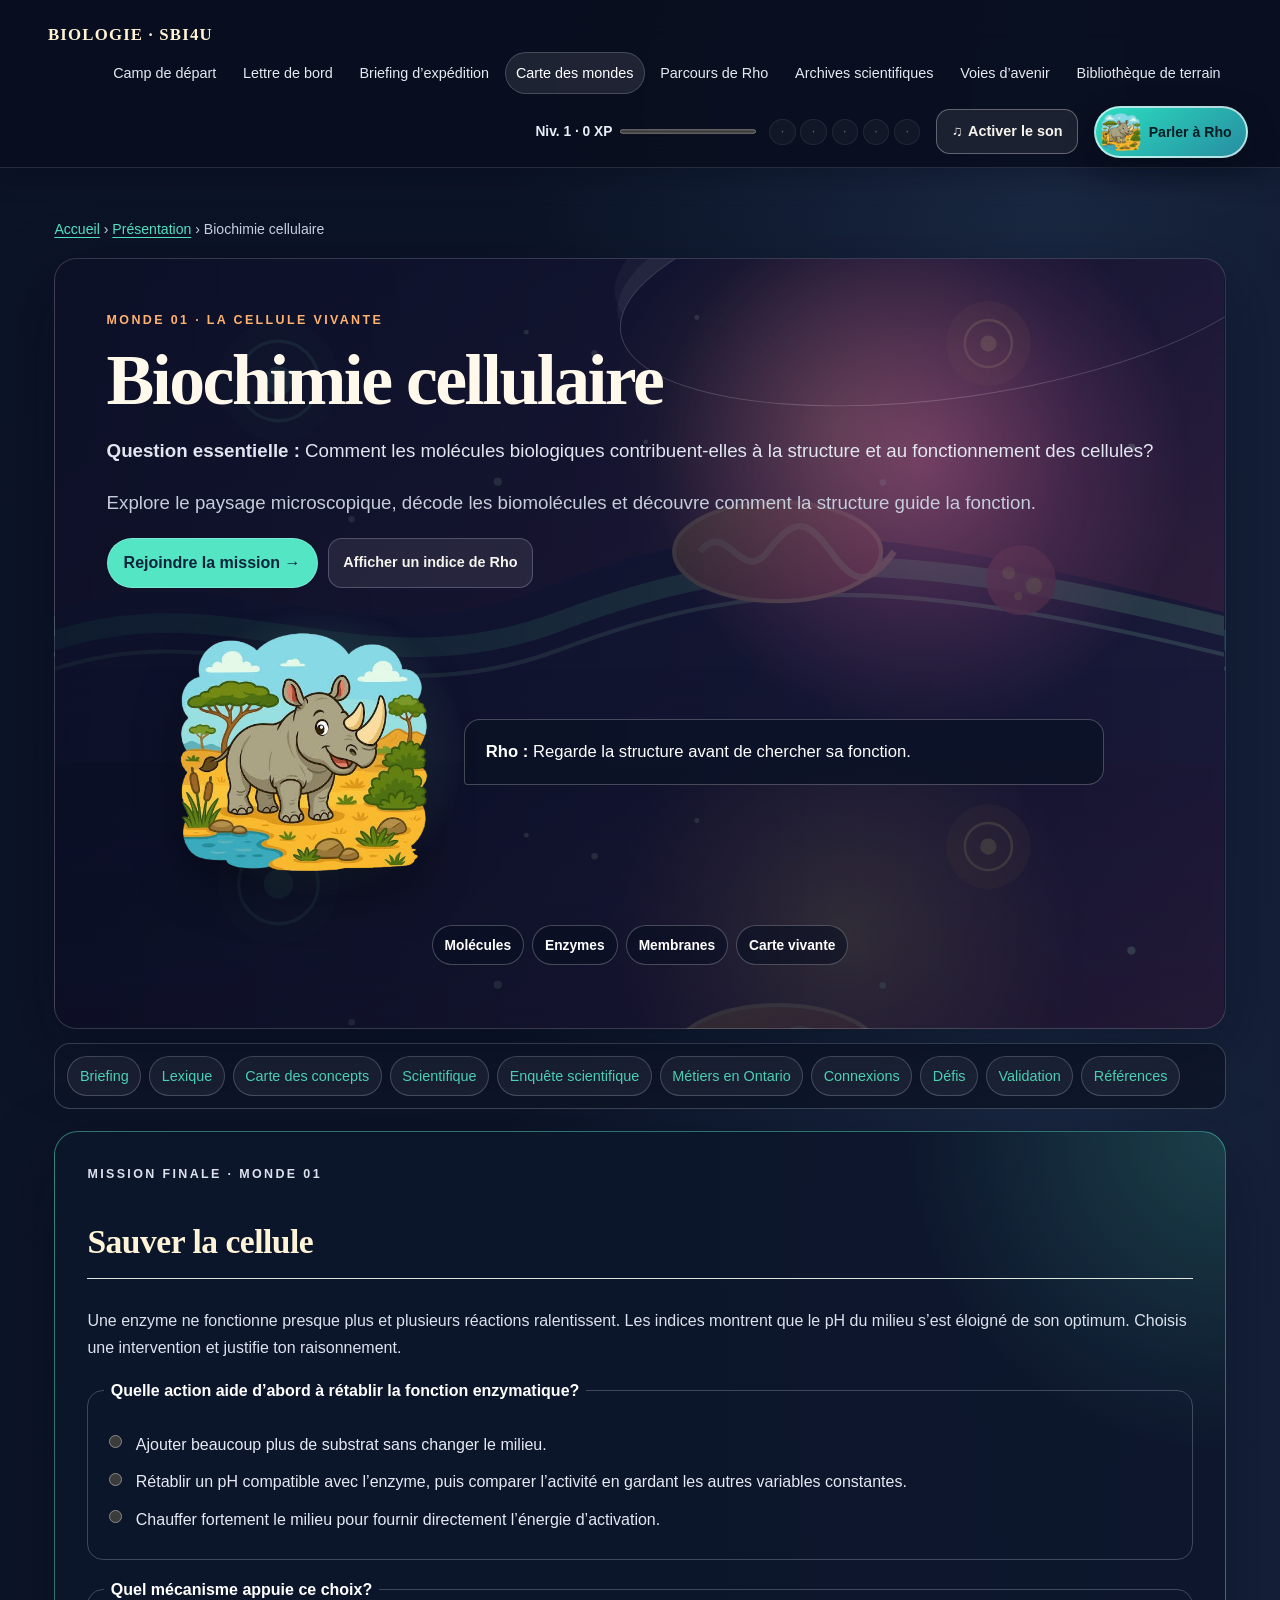
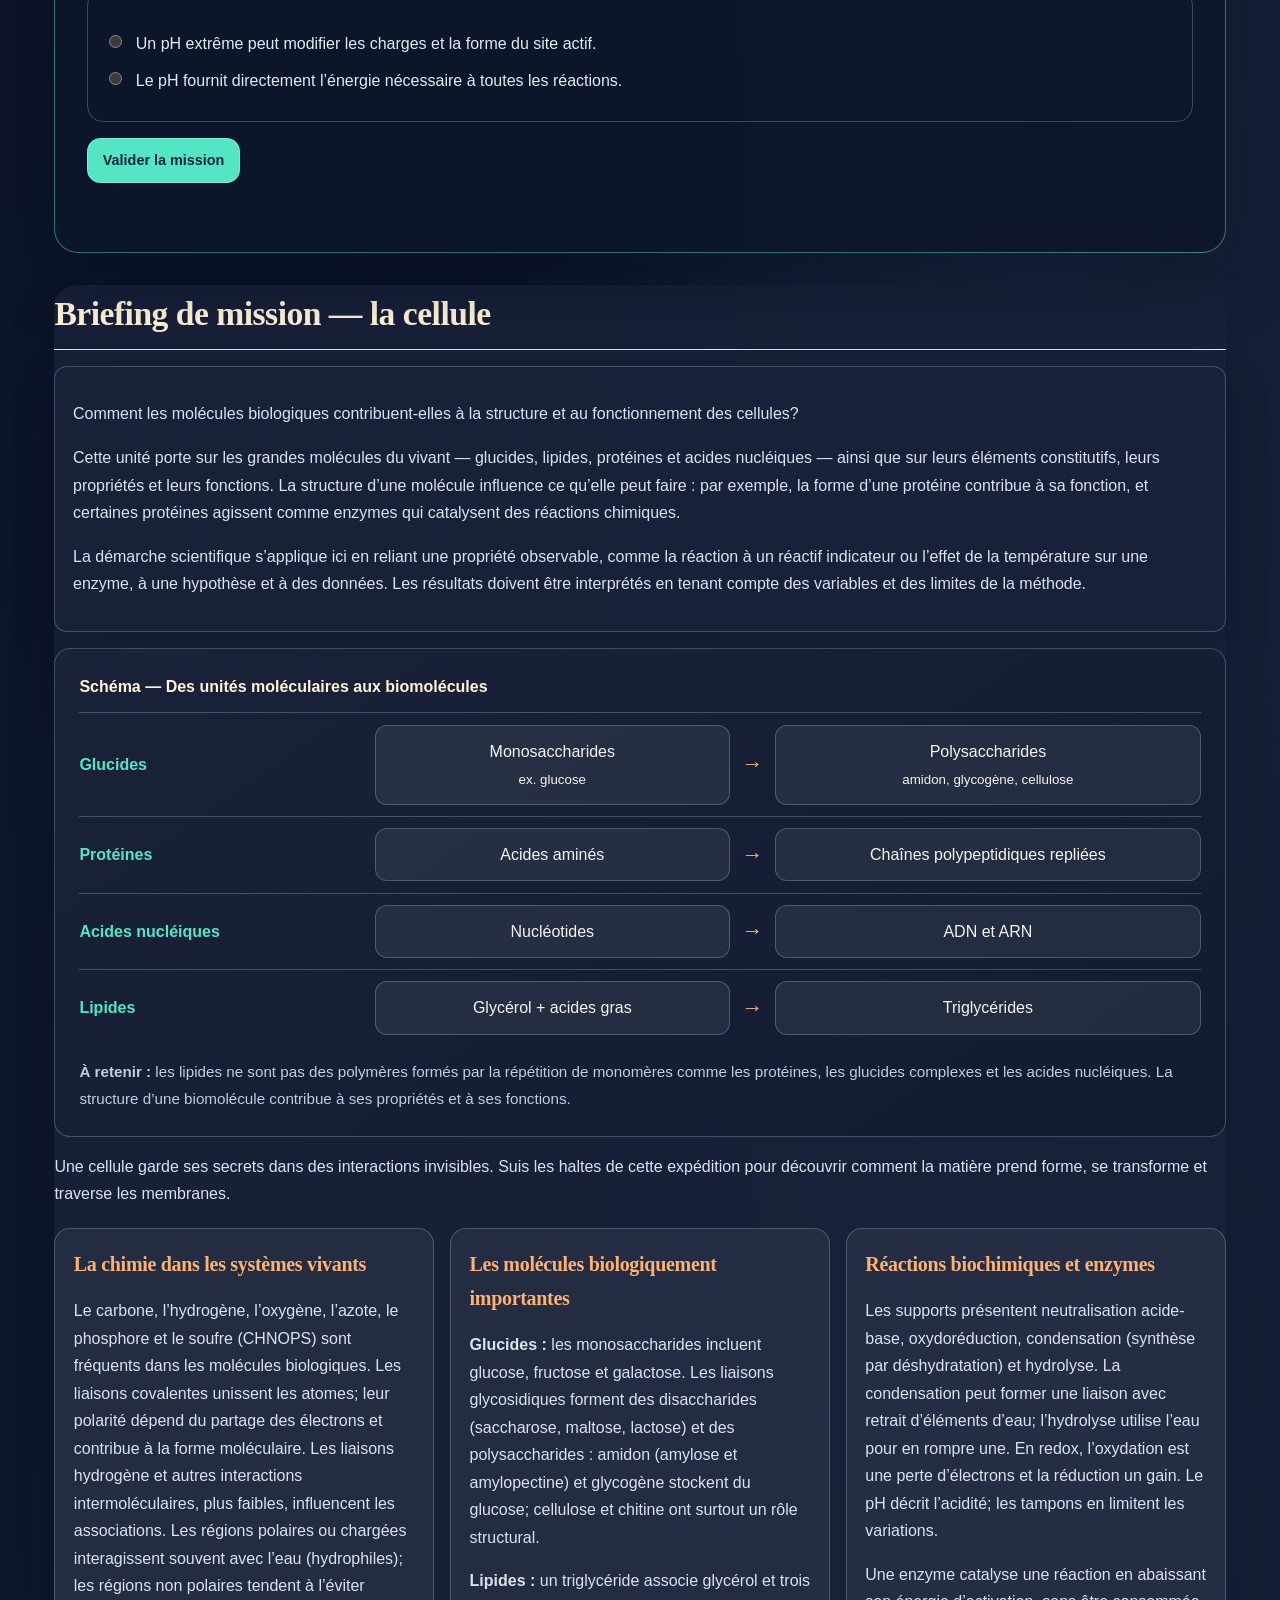
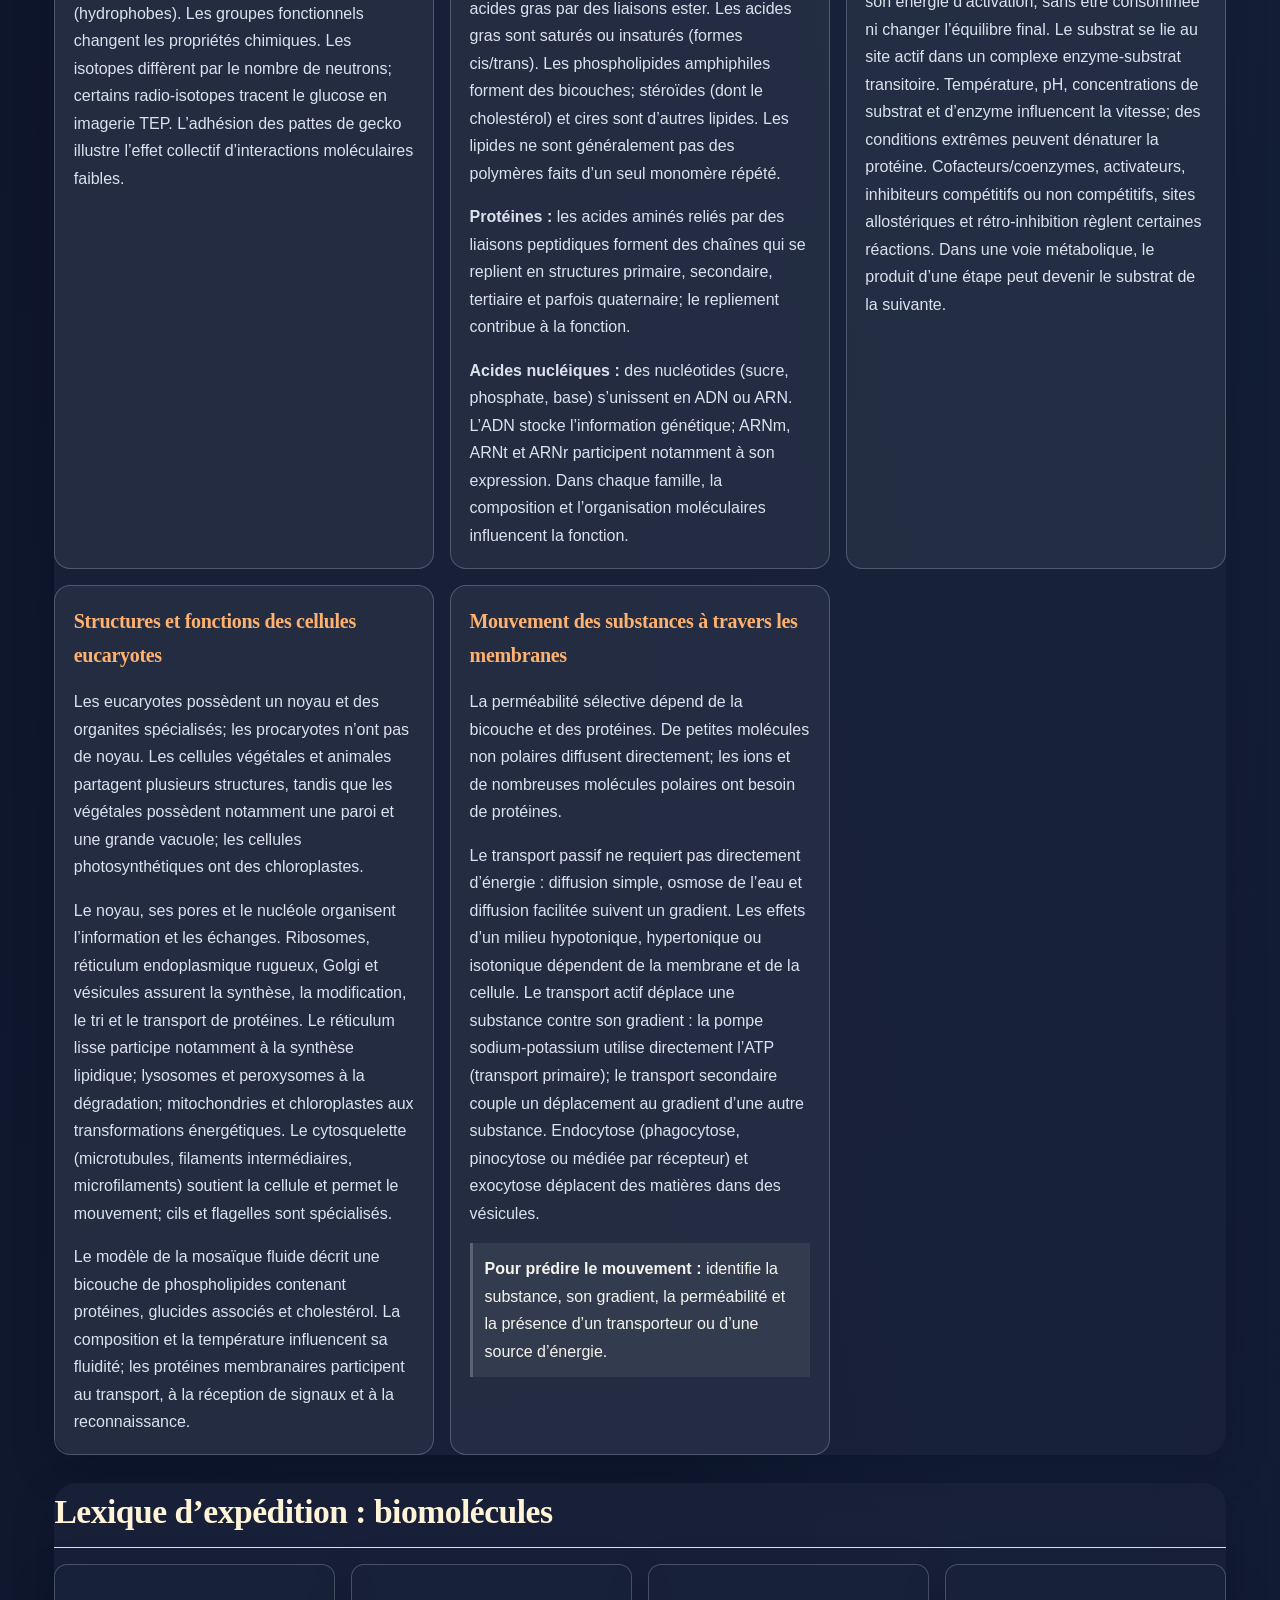
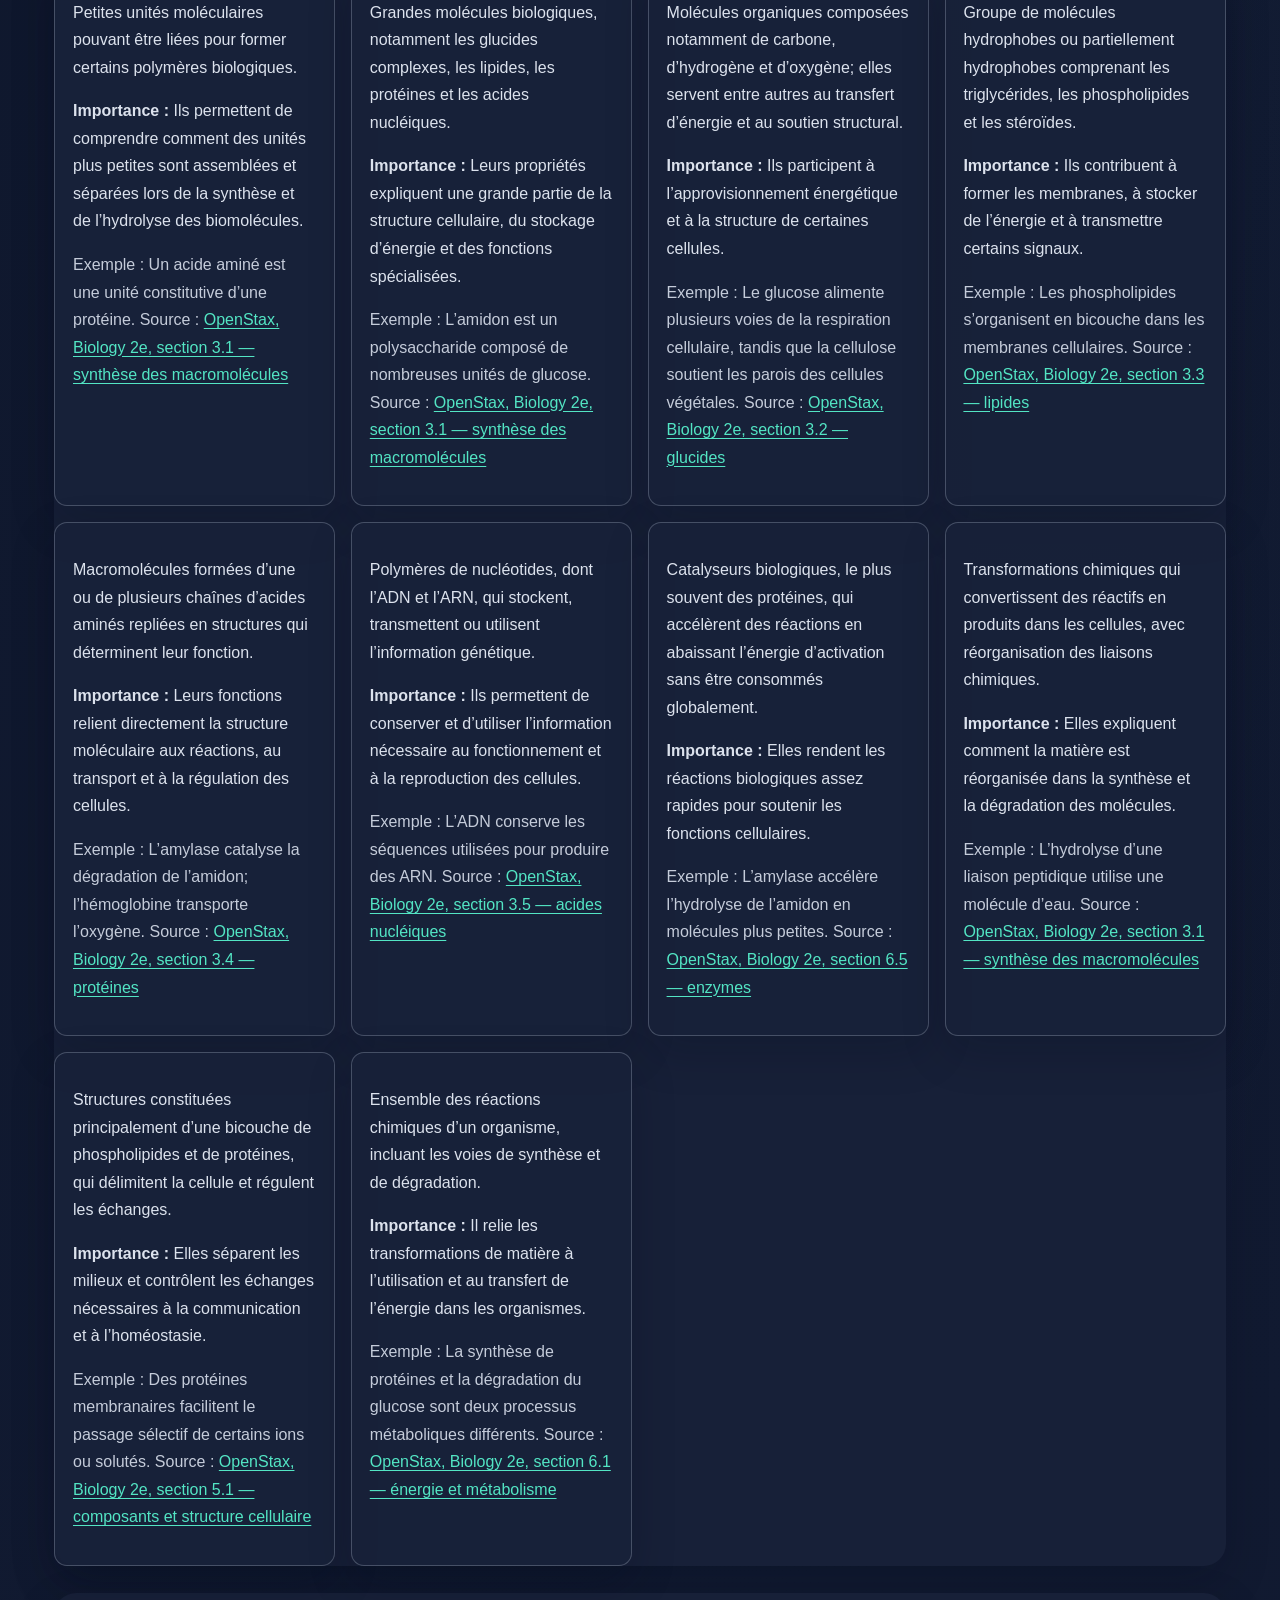
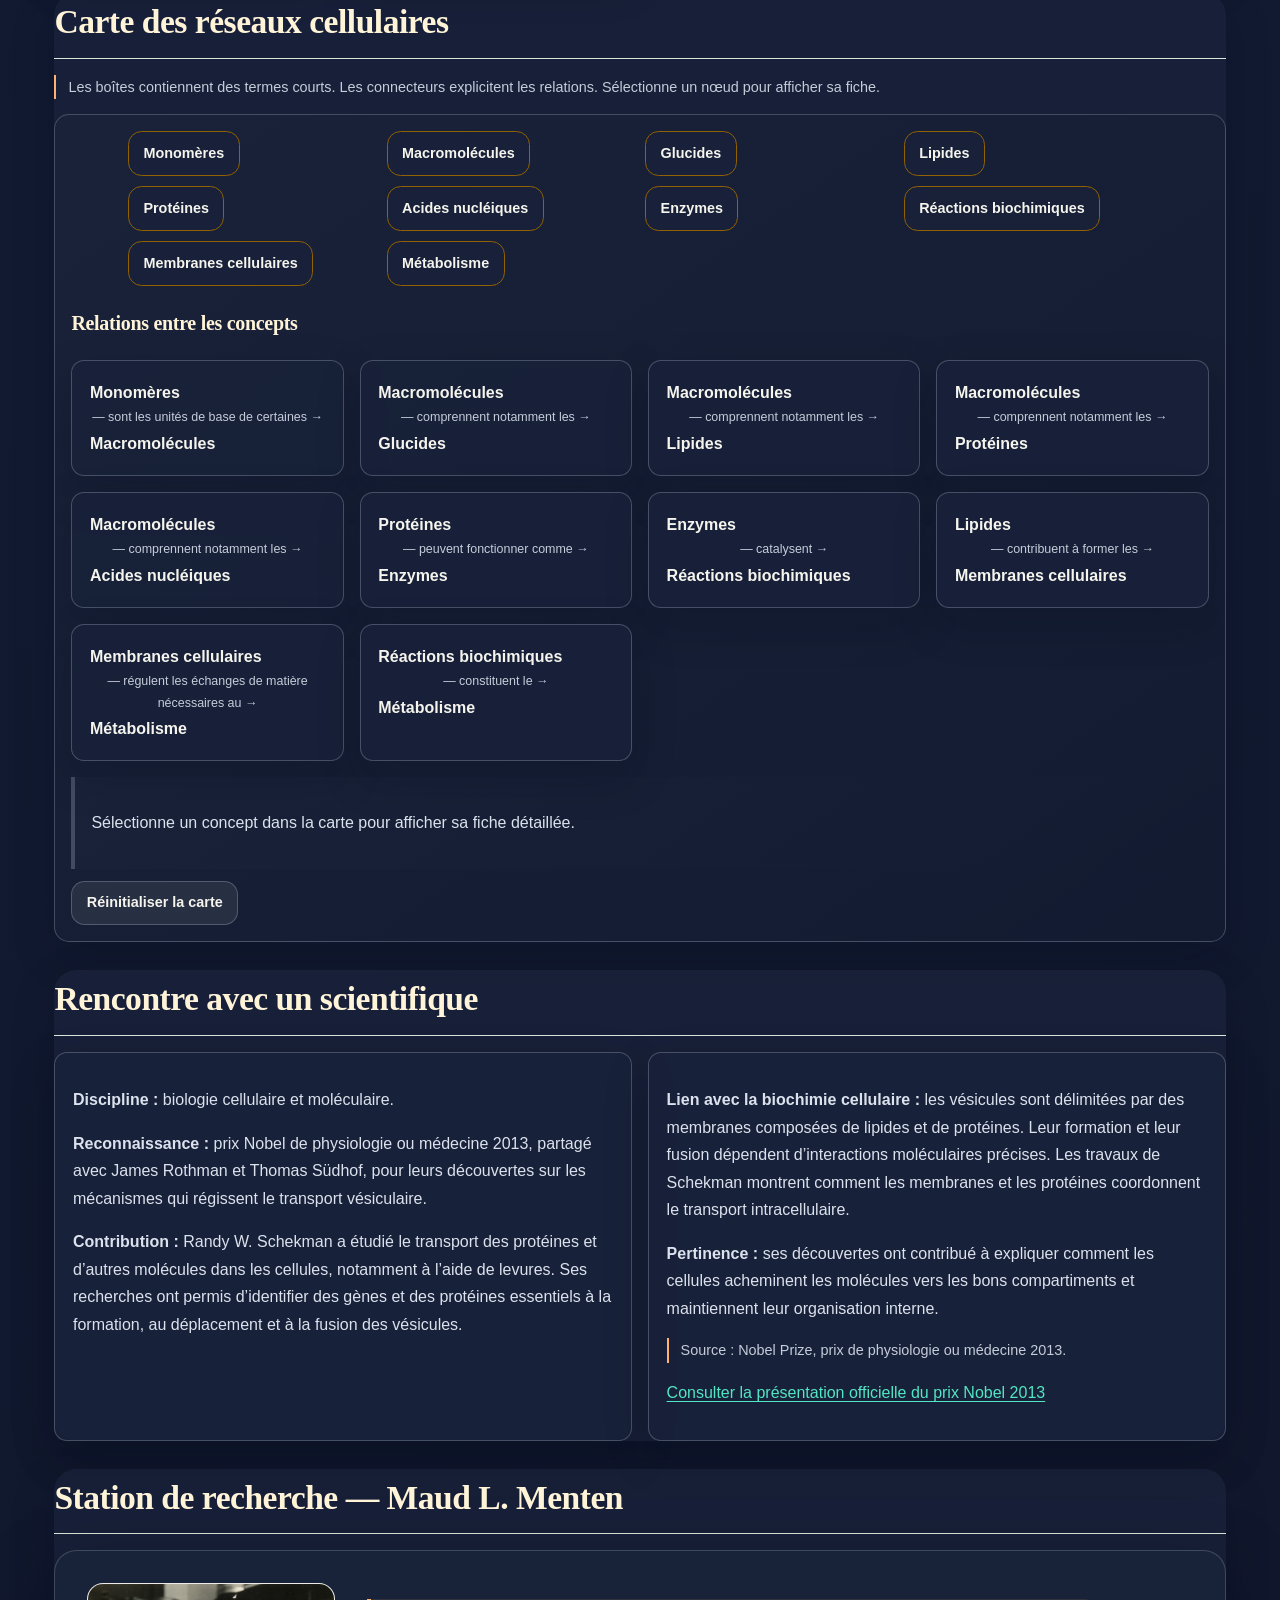
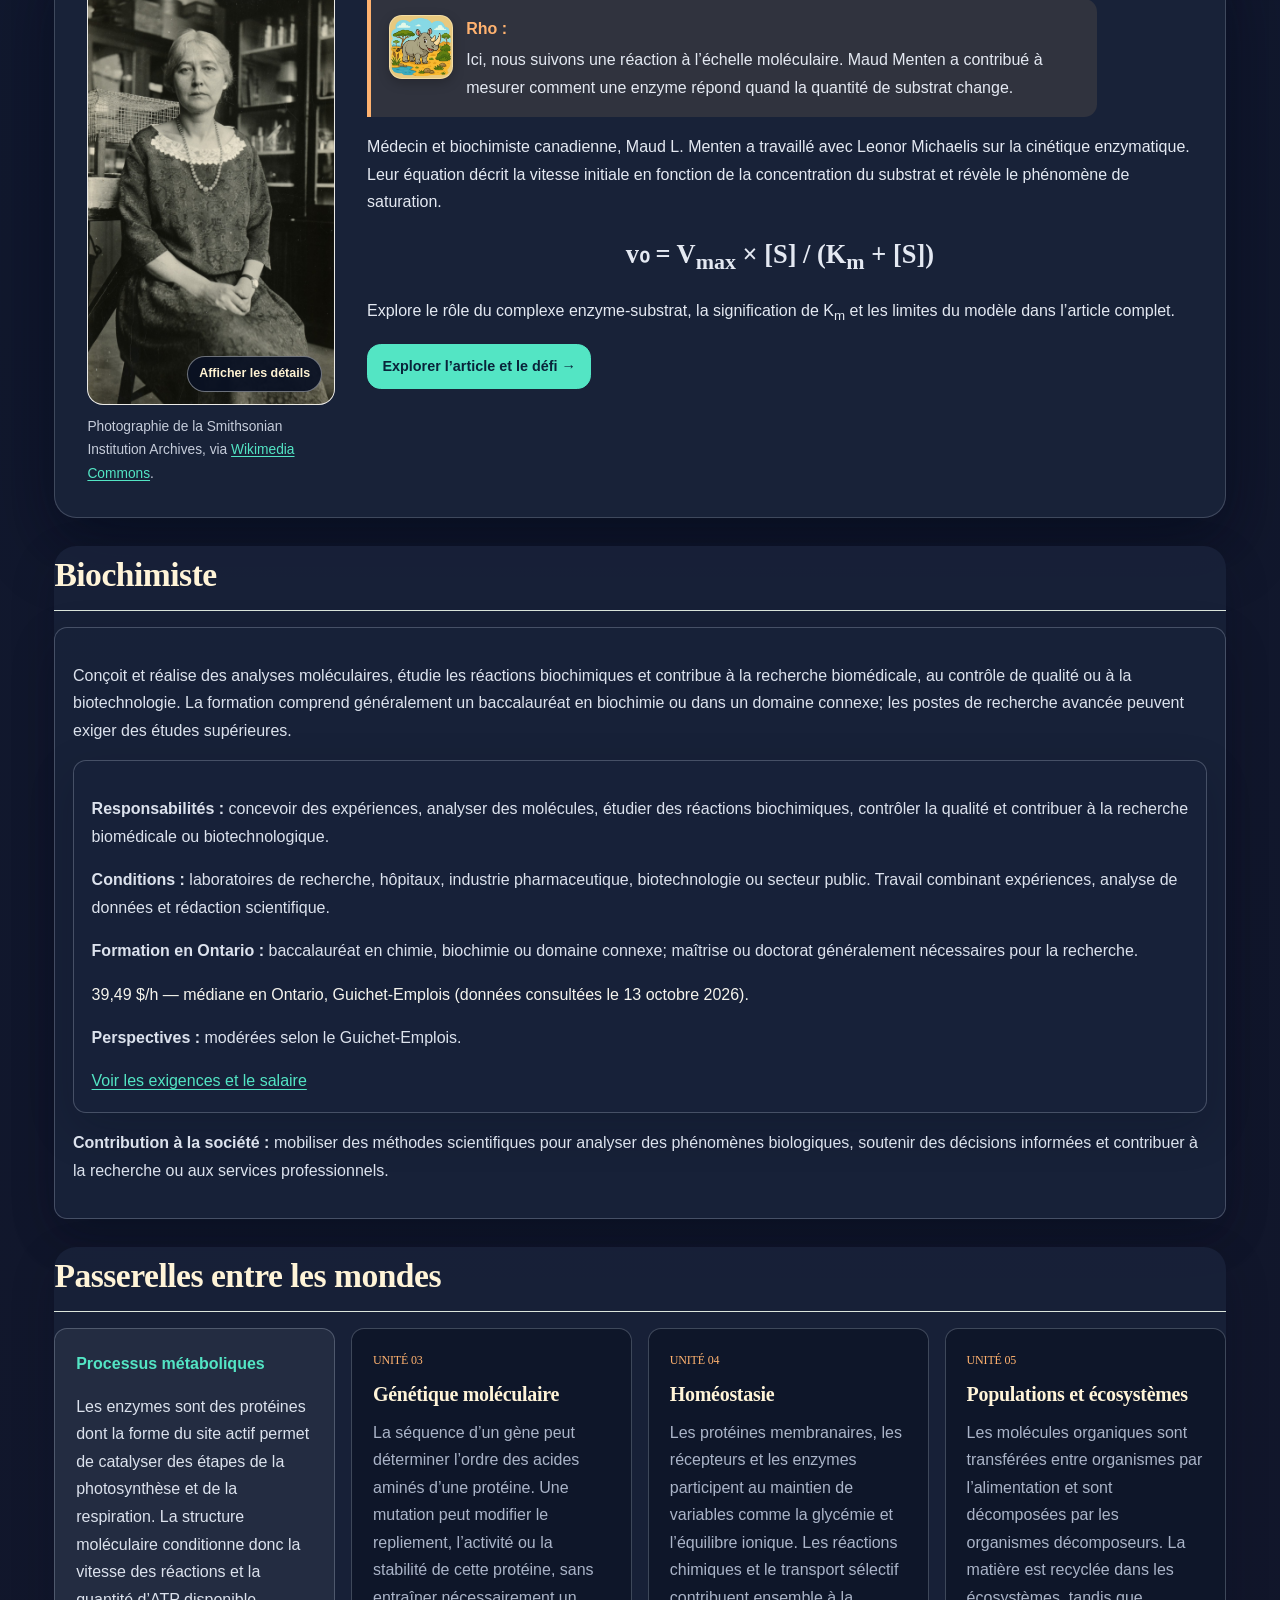
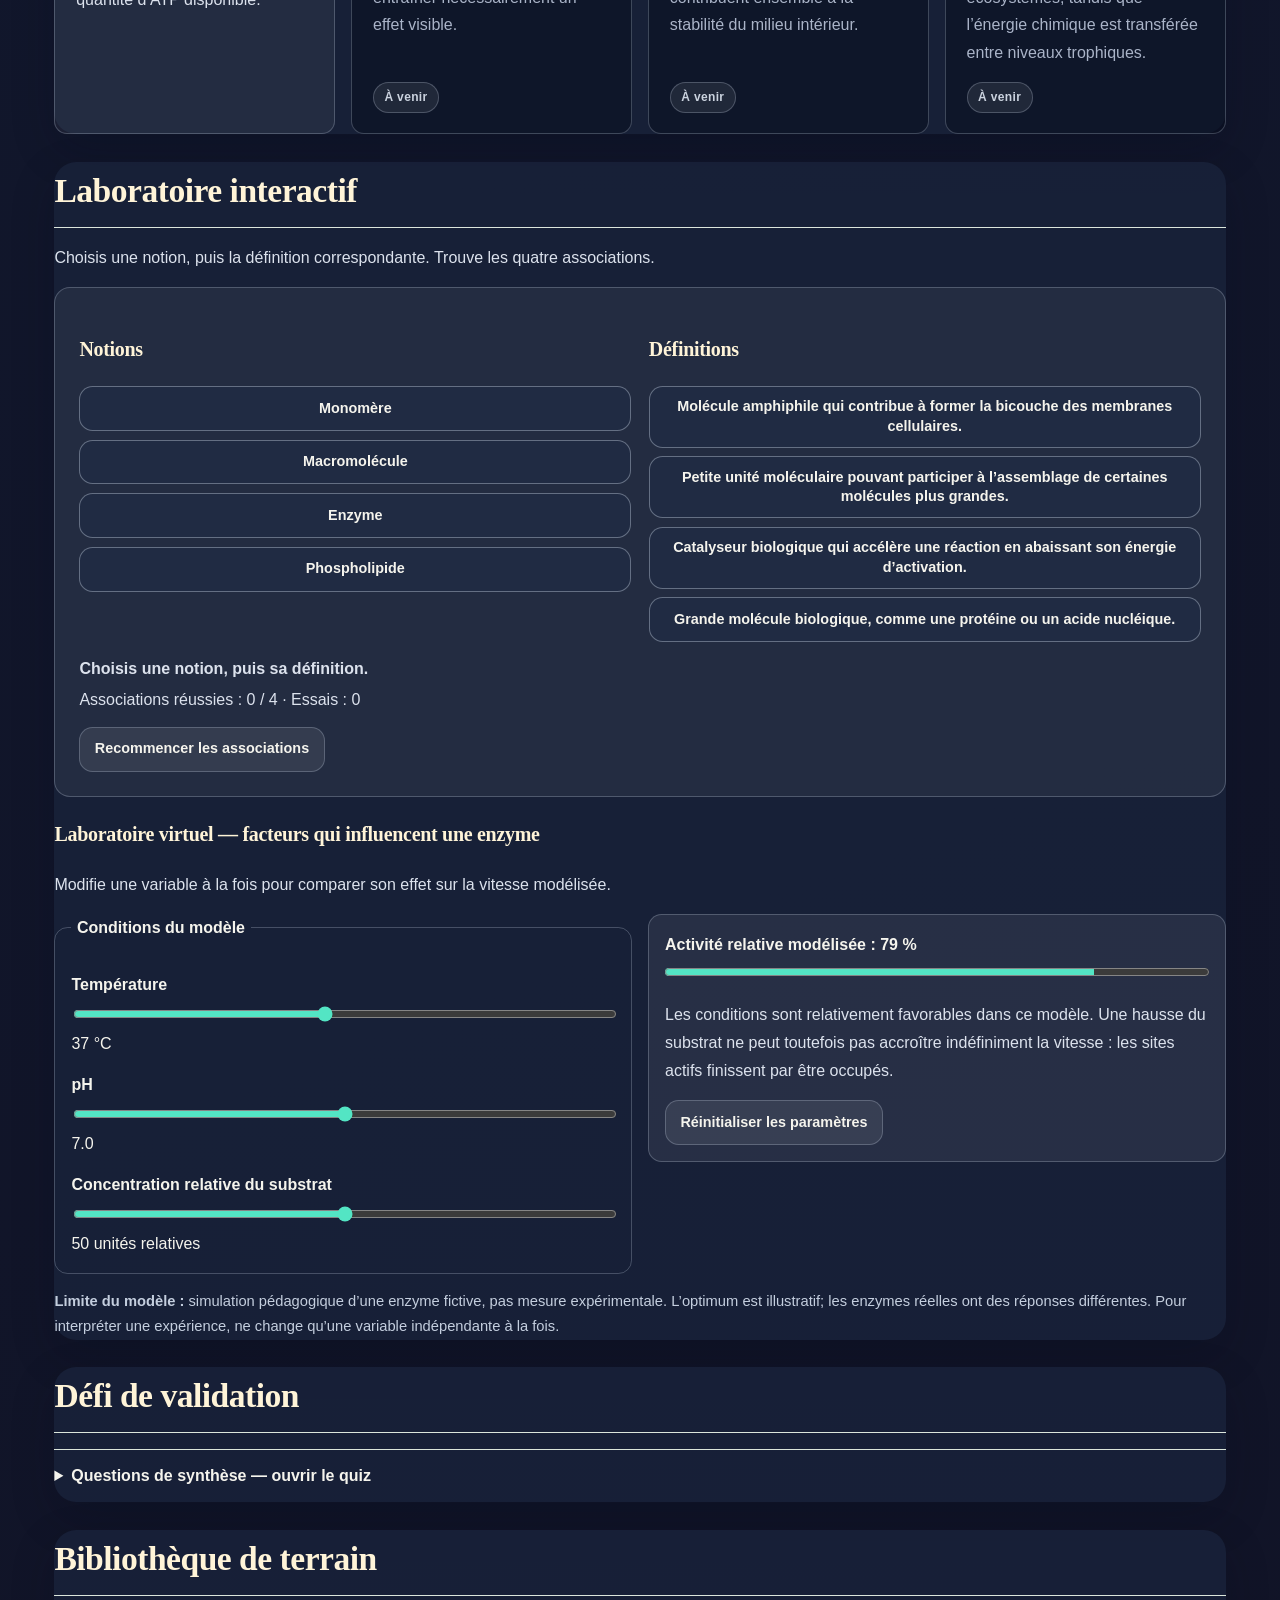
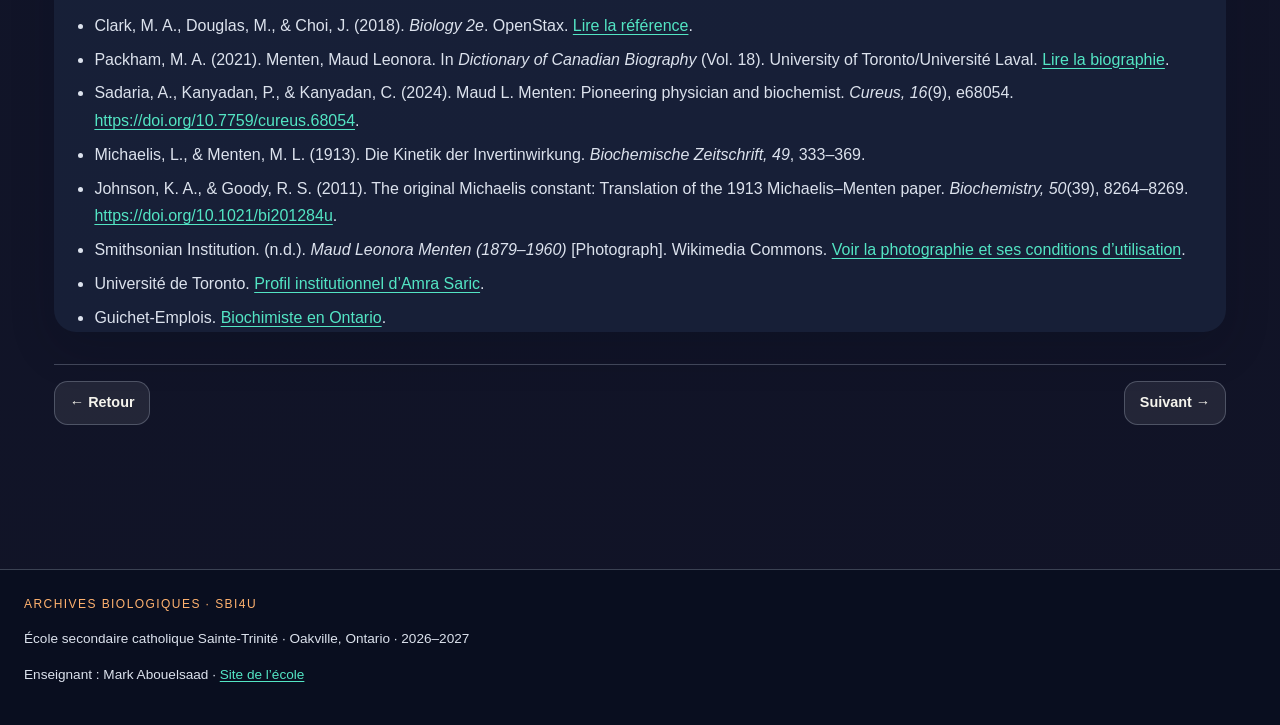
<file: unite1.html>
<!DOCTYPE html>
<html lang="fr"><head><meta charset="utf-8"/><meta content="width=device-width,initial-scale=1" name="viewport"/><meta content="#fff8df" name="theme-color"/><title>Biochimie cellulaire | SBI4U</title><style> :root{--ink:#182b32;--muted:#52646a;--paper:#f5f1e7;--card:#fffdf7;--line:#c9c2b3;--accent:#234c54;--accent2:#8b6947;--u1:#8a6a3e;--u2:#2b7467;--u3:#6d608f;--u4:#28728a;--u5:#587444;--shadow:0 8px 24px rgba(24,43,50,.07)}*{box-sizing:border-box}html{scroll-behavior:smooth;scroll-padding-top:100px}body{margin:0;background:var(--paper);color:var(--ink);font:16px/1.68 Arial,Helvetica,sans-serif}h1,h2,h3,h4,.brand,.eyebrow{font-family:Georgia,'Times New Roman',serif;letter-spacing:.01em}h1{font-size:clamp(2.15rem,5vw,4rem);line-height:1.08;font-weight:500;margin:.3rem 0 1rem}h2{font-size:clamp(1.45rem,3vw,2.1rem);font-weight:500;border-bottom:1px solid var(--line);padding-bottom:.45rem}h3{font-size:1.25rem;font-weight:500}p{max-width:82ch}a{color:#174e5c}a:focus-visible,button:focus-visible,summary:focus-visible,[tabindex]:focus-visible{outline:3px solid #9a6e3e;outline-offset:3px}.top{position:sticky;top:0;z-index:20;background:rgba(245,241,231,.97);border-bottom:1px solid var(--line);backdrop-filter:blur(10px)}nav{max-width:1320px;margin:auto;display:flex;gap:.25rem;align-items:center;flex-wrap:wrap;padding:.65rem 1rem}.brand{font-size:1rem;color:var(--ink);margin-right:auto;text-decoration:none;font-weight:bold}.navbtn{display:inline-flex;align-items:center;padding:.45rem .58rem;border:1px solid transparent;border-radius:2px;background:transparent;color:var(--ink);text-decoration:none;font-size:.82rem;cursor:pointer}.navbtn:hover,.navbtn[aria-current=page]{border-color:var(--line);background:#ebe5d8}main{max-width:1240px;margin:auto;padding:1.4rem clamp(1rem,3vw,2.5rem) 4rem}.hero,.section,.card,.panel,.document{background:var(--card);border:1px solid var(--line);border-radius:2px;box-shadow:var(--shadow)}.hero{padding:clamp(1.4rem,4vw,3.5rem);min-height:260px}.section{padding:clamp(1rem,3vw,2rem);margin:1.3rem 0}.card{padding:1.1rem;box-shadow:none}.eyebrow,.muted,.meta,.small{color:var(--muted)}.eyebrow,.archive-label{font-size:.75rem;letter-spacing:.12em;text-transform:uppercase;color:var(--accent2)}.tag{display:inline-block;padding:.15rem .5rem;border:1px solid var(--line);background:#e7e1d4;font-size:.8rem;margin:.15rem}.grid{display:grid;grid-template-columns:repeat(auto-fit,minmax(min(100%,245px),1fr));gap:1rem}.module{display:block;text-decoration:none;color:inherit;padding:1.15rem;border:1px solid var(--line);background:var(--card);min-height:145px;transition:background .15s,border-color .15s}.module:hover{background:#eee8da;border-color:var(--accent)}.module h2,.module h3{border:0;margin-top:.35rem}.btn,button{font:inherit;cursor:pointer}.btn,button.primary{display:inline-block;background:var(--accent);color:var(--card);border:1px solid var(--accent);padding:.62rem .9rem;text-decoration:none}.btn:hover,button.primary:hover{background:#183a40}.btn.secondary,button.secondary{background:transparent;color:var(--ink);border:1px solid var(--line)}.unit-head{border-left:6px solid var(--unit,var(--accent));padding-left:1rem}.unit-kicker{font-size:.78rem;text-transform:uppercase;letter-spacing:.12em;color:var(--unit,var(--accent));font-weight:bold}.unit-menu{display:flex;gap:.45rem;flex-wrap:wrap;margin:1rem 0}.unit-menu a{display:inline-block;border:1px solid var(--line);padding:.35rem .6rem;text-decoration:none;background:var(--card);color:var(--ink);font-size:.9rem}.unit-menu a:hover{border-color:var(--unit,var(--accent))}.content-section{scroll-margin-top:100px;margin:1.5rem 0}.content-section>h2{margin-bottom:1rem}.split{display:grid;grid-template-columns:repeat(auto-fit,minmax(min(100%,310px),1fr));gap:1rem}.document{max-width:850px;margin:1rem auto;padding:clamp(1.2rem,4vw,3rem)}.document p{max-width:none}.citation{font-size:.9rem;color:var(--muted);border-left:2px solid var(--accent2);padding-left:.75rem}.concept-map{border:1px solid var(--line);background:#fbf8f0;padding:1rem;overflow:auto}.map-network{min-width:660px;display:grid;grid-template-columns:repeat(4,minmax(130px,1fr));gap:.65rem;align-items:center}.concept-node{display:block;min-height:55px;padding:.6rem;border:1px solid var(--unit,var(--accent));background:var(--card);color:var(--ink);text-align:center;border-radius:2px;font-weight:600}.concept-node:hover,.concept-node[aria-pressed=true]{background:var(--unit,var(--accent));color:#fff}.connector{font-size:.78rem;color:var(--muted);text-align:center;padding:.1rem}.map-detail{margin-top:1rem;padding:1rem;border-left:4px solid var(--unit,var(--accent));background:var(--card);min-height:75px}.map-reset{margin-top:.75rem}.tabs{display:flex;gap:.4rem;flex-wrap:wrap;margin:1rem 0}.tabs button{background:transparent;color:var(--ink);border:1px solid var(--line);padding:.5rem .7rem}.tabs button[aria-selected=true]{background:var(--accent);color:white;border-color:var(--accent)}.tab-panel[hidden]{display:none!important}.facts{display:grid;grid-template-columns:repeat(auto-fit,minmax(160px,1fr));gap:.75rem}.fact{border:1px solid var(--line);padding:.8rem;background:#f7f3e9}.fact b{display:block;color:var(--accent)}details{border-top:1px solid var(--line);padding:.8rem 0}summary{cursor:pointer;font-weight:600}fieldset{border:1px solid var(--line);margin:.9rem 0;padding:1rem}legend{font-weight:bold;padding:0 .3rem}.question label{display:block;padding:.25rem 0;cursor:pointer}.feedback{padding:.75rem;margin:.7rem 0;background:#ebe5d8;border-left:3px solid var(--accent)}.feedback:empty{display:none}.source-list li{margin:.4rem 0}.breadcrumbs{font-size:.88rem;color:var(--muted);margin:.5rem 0 1rem}.breadcrumbs a{color:inherit}.prevnext{display:flex;justify-content:space-between;gap:1rem;flex-wrap:wrap;border-top:1px solid var(--line);padding-top:1rem;margin-top:2rem}.checklist label{display:flex;gap:.6rem;align-items:flex-start;padding:.4rem 0}.checklist input{margin-top:.45rem;accent-color:var(--accent)}.searchbar{width:100%;max-width:480px;padding:.65rem;border:1px solid var(--line);font:inherit;background:var(--card);color:var(--ink)}footer{border-top:1px solid var(--line);padding:1.5rem;color:var(--muted);font-size:.85rem} .sr-only{position:absolute;width:1px;height:1px;padding:0;margin:-1px;overflow:hidden;clip:rect(0,0,0,0);white-space:nowrap;border:0}.unit-color-1{--unit:var(--u1)}.unit-color-2{--unit:var(--u2)}.unit-color-3{--unit:var(--u3)}.unit-color-4{--unit:var(--u4)}.unit-color-5{--unit:var(--u5)}@media(max-width:760px){nav{gap:.1rem}.brand{width:100%;margin-bottom:.3rem}.navbtn{font-size:.78rem;padding:.35rem .4rem}main{padding:1rem .75rem 3rem}.map-network{min-width:590px}.hero{min-height:0}}@media(prefers-reduced-motion:reduce){html{scroll-behavior:auto}*{transition:none!important}}
/* Améliorations visuelles et d’accessibilité */
:root{
  --ink:#18332b;--muted:#526b61;--paper:#f3f6ef;--card:#ffffff;--line:#d2ded2;
  --accent:#246447;--accent2:#a4773f;--u1:#9a743d;--u2:#26745b;--u3:#617b62;
  --u4:#317a80;--u5:#527a3f;--shadow:0 10px 30px rgba(24,51,43,.08);
}
body{font-family:system-ui,-apple-system,BlinkMacSystemFont,"Segoe UI",Arial,sans-serif;line-height:1.72}
h1,h2,h3,h4,.brand,.eyebrow{letter-spacing:-.015em}
h1{font-weight:650;letter-spacing:-.035em}
h2{font-weight:650;border-bottom-color:#dce6dc}
h3{font-weight:650}
a{color:#205c43;text-underline-offset:.18em}
.top{background:rgba(243,246,239,.96);border-bottom-color:#d2ded2}
nav{gap:.35rem;padding:.75rem 1rem}
.brand{font-size:1.03rem;letter-spacing:.015em}
.navbtn{border-radius:999px;padding:.48rem .72rem;font-size:.83rem;transition:background .15s ease,color .15s ease,border-color .15s ease}
.navbtn:hover,.navbtn[aria-current=page]{background:#dcebe0;border-color:#c4d9c8;color:#174b33}
.hero{position:relative;overflow:hidden;border-radius:20px;border-color:#d6e2d6;background:linear-gradient(125deg,#ffffff 0%,#f2f7ef 68%,#e2efe4 100%);box-shadow:0 14px 38px rgba(24,51,43,.09)}
.hero:after{content:"";position:absolute;width:230px;height:230px;right:-70px;top:-85px;border:1px solid rgba(36,100,71,.16);border-radius:50%;box-shadow:0 0 0 26px rgba(36,100,71,.035),0 0 0 54px rgba(36,100,71,.025);pointer-events:none}
.hero>*{position:relative;z-index:1}
.section,.panel,.document{border-radius:16px;border-color:#d6e2d6;box-shadow:var(--shadow)}
.section{padding:clamp(1.1rem,3vw,2.1rem)}
.card,.module{border-radius:13px;border-color:#d6e2d6;transition:transform .16s ease,box-shadow .16s ease,border-color .16s ease,background .16s ease}
.card{background:#fff}
.module{padding:1.3rem;min-height:165px;display:flex;flex-direction:column;align-items:flex-start}
.module p{flex:1}
.module:hover{background:#f7fbf6;border-color:#8fb99c;transform:translateY(-3px);box-shadow:0 10px 22px rgba(24,51,43,.08)}
.module .btn{margin-top:.6rem}
.btn,button.primary{border-radius:999px;padding:.68rem 1rem;font-weight:650;transition:transform .15s ease,background .15s ease}
.btn:hover,button.primary:hover{transform:translateY(-1px)}
.btn.secondary,button.secondary{border-radius:999px;background:#f6f9f4;border-color:#d2ded2}
.unit-menu a{border-radius:999px;padding:.42rem .72rem}
.concept-map{border-radius:15px;background:linear-gradient(145deg,#f7faf5,#edf4ec);border-color:#d2ded2}
.concept-node{border-radius:10px;min-height:62px;transition:transform .15s ease,background .15s ease}
.concept-node:hover,.concept-node[aria-pressed=true]{transform:translateY(-2px);box-shadow:0 5px 14px rgba(24,51,43,.12)}
.map-detail{border-radius:0 12px 12px 0;background:#f7faf5}
.fact{border-radius:10px;background:#f6f9f4;border-color:#d8e4d7}
.feedback{border-radius:0 10px 10px 0;background:#edf5ed}
details{border-top-color:#dbe5da}
fieldset{border-radius:12px;border-color:#d2ded2}
.searchbar{border-radius:10px}
.document{background:#fff}
footer{margin-top:1rem;background:#edf3ea;border-top-color:#d2ded2}
.skip-link{position:absolute;left:1rem;top:-5rem;z-index:100;background:#fff;color:#174b33;border:2px solid #246447;border-radius:8px;padding:.7rem 1rem;font-weight:700}
.skip-link:focus{top:1rem}
:focus-visible{outline-color:#a4773f!important}
@media(max-width:760px){
  nav{align-items:stretch}
  .brand{width:100%;padding:.25rem .25rem .45rem}
  .navbtn{flex:1 1 auto;justify-content:center;text-align:center}
  .hero:after{width:150px;height:150px;right:-65px;top:-60px}
  .module{min-height:0}
  .map-network{min-width:0;grid-template-columns:repeat(2,minmax(0,1fr))}
}
@media(prefers-reduced-motion:reduce){.module:hover,.concept-node:hover,.btn:hover,button.primary:hover{transform:none}}
@media print{
  .top,footer,.btn,.unit-menu,.map-reset,button,.searchbar,select{display:none!important}
  body{background:#fff;color:#111;font-size:11pt}
  main{max-width:none;padding:0}
  .hero,.section,.card,.panel,.document{box-shadow:none;border:1px solid #bbb;break-inside:avoid}
  a{color:#111;text-decoration:underline}
  details{break-inside:avoid}
}

/* Palette jaune et rose du portfolio */
:root{
  --ink:#422638;--muted:#745b69;--paper:#fff8df;--card:#fffdf7;--line:#ecd9c5;
  --accent:#b82e67;--accent2:#926100;--u1:#926100;--u2:#b82e67;--u3:#96476d;
  --u4:#805400;--u5:#c2537b;--shadow:0 10px 30px rgba(89,39,62,.09);
}
a{color:#a62358}
.top{background:rgba(255,248,223,.96);border-bottom-color:#ecd9c5}
.navbtn:hover,.navbtn[aria-current=page]{background:#ffedb5;border-color:#efcf85;color:#702044}
.hero{border-color:#f0d3bd;background:linear-gradient(125deg,#fffdf7 0%,#fff5d5 67%,#fbe3ed 100%);box-shadow:0 14px 38px rgba(89,39,62,.09)}
.hero:after{border-color:rgba(184,46,103,.18);box-shadow:0 0 0 26px rgba(184,46,103,.04),0 0 0 54px rgba(217,155,24,.035)}
.section,.panel,.document{border-color:#ecd9c5}
.card,.module{border-color:#ecd9c5}
.module:hover{background:#fff8e6;border-color:#d989a8;box-shadow:0 10px 22px rgba(89,39,62,.09)}
.btn,button.primary{background:#b82e67;border-color:#b82e67;color:#fffdf7}
.btn:hover,button.primary:hover{background:#96224f}
.btn.secondary,button.secondary{background:#fff9e9;border-color:#ecd9c5}
.unit-menu a:hover{border-color:var(--unit,var(--accent))}
.concept-map{background:linear-gradient(145deg,#fffaf0,#fff0d0);border-color:#ecd9c5}
.concept-node:hover,.concept-node[aria-pressed=true]{color:#fff}
.map-detail{background:#fff9ed}
.fact{background:#fff8e6;border-color:#ecd9c5}
.feedback{background:#faeaf0;border-left-color:#b82e67}
footer{background:#fff1c9;border-top-color:#ecd9c5}
.skip-link{color:#702044;border-color:#b82e67}
:focus-visible{outline-color:#b82e67!important}
.opening-letter{border-top:6px solid #b82e67;background:linear-gradient(145deg,#fffdf7 0%,#fffdf7 72%,#fff5d9 100%)}
.opening-letter .letter-date{color:#926100;text-align:right;font-weight:600}
.opening-letter .letter-signature{color:#b82e67;font-family:Georgia,'Times New Roman',serif;font-size:1.2rem}

.diagram{margin:1rem 0 0;padding:clamp(1rem,3vw,1.5rem);border:1px solid var(--line);border-radius:16px;background:linear-gradient(145deg,#fffaf0,#fff0d0);box-shadow:none}
.diagram figcaption{margin-bottom:.75rem;font-weight:700;color:var(--ink)}
.diagram-row{display:grid;grid-template-columns:minmax(145px,.8fr) minmax(150px,1fr) auto minmax(175px,1.2fr);gap:.75rem;align-items:center;padding:.7rem 0;border-top:1px solid var(--line)}
.diagram-label{font-weight:700;color:var(--accent)}
.diagram-label small{display:block;color:var(--muted);font-weight:400}
.diagram-cell{padding:.75rem;border:1px solid var(--line);border-radius:12px;background:var(--card);text-align:center}
.diagram-arrow{color:var(--accent2);font-size:1.35rem;font-weight:700;text-align:center}
.diagram-note{margin:.85rem 0 0;color:var(--muted);font-size:.95rem}
@media(max-width:760px){.diagram-row{grid-template-columns:1fr;gap:.45rem}.diagram-arrow{transform:rotate(90deg);font-size:1.15rem}}

.game{margin:1rem 0;padding:clamp(1rem,3vw,1.5rem);border:1px solid var(--line);border-radius:16px;background:var(--card);box-shadow:none}
.game-board{display:grid;grid-template-columns:repeat(2,minmax(0,1fr));gap:1.1rem}
.game-options{display:grid;gap:.55rem}
.match-option{width:100%;min-height:44px;padding:.65rem .8rem;border:1px solid var(--line);border-radius:12px;background:#fff9e9;color:var(--ink);font:inherit;text-align:left;cursor:pointer;transition:background .15s ease,border-color .15s ease}
.match-option:hover:not(:disabled),.match-option[aria-pressed=true]{border-color:var(--accent);background:#faeaf0}
.match-option[data-matched=true]{background:#fff0c4;border-color:#d6a839;color:var(--ink);cursor:default}
.game-status{margin:.8rem 0 .25rem;font-weight:600}
.game-counter{margin:.25rem 0 .8rem;color:var(--muted)}
@media(max-width:760px){.game-board{grid-template-columns:1fr}}
</style><link rel="stylesheet" href="site.css"/><link rel="stylesheet" href="adventure.css"/></head><body class="unit-color-1"><a class="skip-link" href="#contenu">Passer au contenu</a><header class="top"><nav aria-label="Navigation principale"><a class="brand" href="index.html">BIOLOGIE · SBI4U</a><a class="navbtn" href="index.html">Camp de départ</a><a class="navbtn" href="lettre-ouverture.html">Lettre de bord</a><a class="navbtn" href="presentation.html">Briefing d’expédition</a><a class="navbtn" href="index.html#unites">Carte des mondes</a><a class="navbtn" href="parcours-rho.html">Parcours de Rho</a><a class="navbtn" href="articles.html">Archives scientifiques</a><a class="navbtn" href="carrieres.html">Voies d’avenir</a><a class="navbtn" href="bibliographie.html">Bibliothèque de terrain</a></nav></header><main id="contenu"><div class="breadcrumbs"><a href="index.html">Accueil</a> › <a href="presentation.html">Présentation</a> › Biochimie cellulaire</div><section class="hero unit-head"><div class="unit-kicker">Dossier 01 · SBI4U</div><h1>Biochimie cellulaire</h1><p><b>Question essentielle :</b> Comment les molécules biologiques contribuent-elles à la structure et au fonctionnement des cellules?</p><p class="muted">Traverse le paysage microscopique, explore les molécules et découvre comment la structure guide la fonction.</p><div class="unit-menu"><a href="#attentes">Briefing</a><a href="#concepts">Lexique</a><a href="#carte">Carte des concepts</a><a href="#scientifique">Scientifique</a><a href="#article">Enquête scientifique</a><a href="#carriere">Métiers en Ontario</a><a href="#liens">Connexions</a><a href="#jeux">Défis</a><a href="#quiz">Validation</a><a href="#sources">Références</a></div></section>
<section class="content-section" id="attentes"><h2>Briefing de mission — la cellule</h2><div class="card"><p>Comment les molécules biologiques contribuent-elles à la structure et au fonctionnement des cellules?</p><p>Cette unité porte sur les grandes molécules du vivant — glucides, lipides, protéines et acides nucléiques — ainsi que sur leurs éléments constitutifs, leurs propriétés et leurs fonctions. La structure d’une molécule influence ce qu’elle peut faire : par exemple, la forme d’une protéine contribue à sa fonction, et certaines protéines agissent comme enzymes qui catalysent des réactions chimiques.</p><p>La démarche scientifique s’applique ici en reliant une propriété observable, comme la réaction à un réactif indicateur ou l’effet de la température sur une enzyme, à une hypothèse et à des données. Les résultats doivent être interprétés en tenant compte des variables et des limites de la méthode.</p></div><figure class="diagram" aria-label="Schéma des principales biomolécules et de leurs éléments constitutifs"><figcaption>Schéma — Des unités moléculaires aux biomolécules</figcaption><div class="diagram-row"><div class="diagram-label">Glucides</div><div class="diagram-cell">Monosaccharides<br/><small>ex. glucose</small></div><div class="diagram-arrow" aria-hidden="true">→</div><div class="diagram-cell">Polysaccharides<br/><small>amidon, glycogène, cellulose</small></div></div><div class="diagram-row"><div class="diagram-label">Protéines</div><div class="diagram-cell">Acides aminés</div><div class="diagram-arrow" aria-hidden="true">→</div><div class="diagram-cell">Chaînes polypeptidiques repliées</div></div><div class="diagram-row"><div class="diagram-label">Acides nucléiques</div><div class="diagram-cell">Nucléotides</div><div class="diagram-arrow" aria-hidden="true">→</div><div class="diagram-cell">ADN et ARN</div></div><div class="diagram-row"><div class="diagram-label">Lipides</div><div class="diagram-cell">Glycérol + acides gras</div><div class="diagram-arrow" aria-hidden="true">→</div><div class="diagram-cell">Triglycérides</div></div><p class="diagram-note"><b>À retenir :</b> les lipides ne sont pas des polymères formés par la répétition de monomères comme les protéines, les glucides complexes et les acides nucléiques. La structure d’une biomolécule contribue à ses propriétés et à ses fonctions.</p></figure><div class="lesson-intro"><p>Une cellule garde ses secrets dans des interactions invisibles. Suis les haltes de cette expédition pour découvrir comment la matière prend forme, se transforme et traverse les membranes.</p></div><div class="lesson-grid"><article class="lesson-card" id="lesson-1-1"><h3>La chimie dans les systèmes vivants</h3><p>Le carbone, l’hydrogène, l’oxygène, l’azote, le phosphore et le soufre (CHNOPS) sont fréquents dans les molécules biologiques. Les liaisons covalentes unissent les atomes; leur polarité dépend du partage des électrons et contribue à la forme moléculaire. Les liaisons hydrogène et autres interactions intermoléculaires, plus faibles, influencent les associations. Les régions polaires ou chargées interagissent souvent avec l’eau (hydrophiles); les régions non polaires tendent à l’éviter (hydrophobes). Les groupes fonctionnels changent les propriétés chimiques. Les isotopes diffèrent par le nombre de neutrons; certains radio-isotopes tracent le glucose en imagerie TEP. L’adhésion des pattes de gecko illustre l’effet collectif d’interactions moléculaires faibles.</p></article><article class="lesson-card" id="lesson-1-2"><h3>Les molécules biologiquement importantes</h3><p><strong>Glucides :</strong> les monosaccharides incluent glucose, fructose et galactose. Les liaisons glycosidiques forment des disaccharides (saccharose, maltose, lactose) et des polysaccharides : amidon (amylose et amylopectine) et glycogène stockent du glucose; cellulose et chitine ont surtout un rôle structural.</p><p><strong>Lipides :</strong> un triglycéride associe glycérol et trois acides gras par des liaisons ester. Les acides gras sont saturés ou insaturés (formes cis/trans). Les phospholipides amphiphiles forment des bicouches; stéroïdes (dont le cholestérol) et cires sont d’autres lipides. Les lipides ne sont généralement pas des polymères faits d’un seul monomère répété.</p><p><strong>Protéines :</strong> les acides aminés reliés par des liaisons peptidiques forment des chaînes qui se replient en structures primaire, secondaire, tertiaire et parfois quaternaire; le repliement contribue à la fonction.</p><p><strong>Acides nucléiques :</strong> des nucléotides (sucre, phosphate, base) s’unissent en ADN ou ARN. L’ADN stocke l’information génétique; ARNm, ARNt et ARNr participent notamment à son expression. Dans chaque famille, la composition et l’organisation moléculaires influencent la fonction.</p></article><article class="lesson-card" id="lesson-1-3"><h3>Réactions biochimiques et enzymes</h3><p>Les supports présentent neutralisation acide-base, oxydoréduction, condensation (synthèse par déshydratation) et hydrolyse. La condensation peut former une liaison avec retrait d’éléments d’eau; l’hydrolyse utilise l’eau pour en rompre une. En redox, l’oxydation est une perte d’électrons et la réduction un gain. Le pH décrit l’acidité; les tampons en limitent les variations.</p><p>Une enzyme catalyse une réaction en abaissant son énergie d’activation, sans être consommée ni changer l’équilibre final. Le substrat se lie au site actif dans un complexe enzyme-substrat transitoire. Température, pH, concentrations de substrat et d’enzyme influencent la vitesse; des conditions extrêmes peuvent dénaturer la protéine. Cofacteurs/coenzymes, activateurs, inhibiteurs compétitifs ou non compétitifs, sites allostériques et rétro-inhibition règlent certaines réactions. Dans une voie métabolique, le produit d’une étape peut devenir le substrat de la suivante.</p></article><article class="lesson-card" id="lesson-2-1"><h3>Structures et fonctions des cellules eucaryotes</h3><p>Les eucaryotes possèdent un noyau et des organites spécialisés; les procaryotes n’ont pas de noyau. Les cellules végétales et animales partagent plusieurs structures, tandis que les végétales possèdent notamment une paroi et une grande vacuole; les cellules photosynthétiques ont des chloroplastes.</p><p>Le noyau, ses pores et le nucléole organisent l’information et les échanges. Ribosomes, réticulum endoplasmique rugueux, Golgi et vésicules assurent la synthèse, la modification, le tri et le transport de protéines. Le réticulum lisse participe notamment à la synthèse lipidique; lysosomes et peroxysomes à la dégradation; mitochondries et chloroplastes aux transformations énergétiques. Le cytosquelette (microtubules, filaments intermédiaires, microfilaments) soutient la cellule et permet le mouvement; cils et flagelles sont spécialisés.</p><p>Le modèle de la mosaïque fluide décrit une bicouche de phospholipides contenant protéines, glucides associés et cholestérol. La composition et la température influencent sa fluidité; les protéines membranaires participent au transport, à la réception de signaux et à la reconnaissance.</p></article><article class="lesson-card" id="lesson-2-2"><h3>Mouvement des substances à travers les membranes</h3><p>La perméabilité sélective dépend de la bicouche et des protéines. De petites molécules non polaires diffusent directement; les ions et de nombreuses molécules polaires ont besoin de protéines.</p><p>Le transport passif ne requiert pas directement d’énergie : diffusion simple, osmose de l’eau et diffusion facilitée suivent un gradient. Les effets d’un milieu hypotonique, hypertonique ou isotonique dépendent de la membrane et de la cellule. Le transport actif déplace une substance contre son gradient : la pompe sodium-potassium utilise directement l’ATP (transport primaire); le transport secondaire couple un déplacement au gradient d’une autre substance. Endocytose (phagocytose, pinocytose ou médiée par récepteur) et exocytose déplacent des matières dans des vésicules.</p><p class="lesson-keypoint"><strong>Pour prédire le mouvement :</strong> identifie la substance, son gradient, la perméabilité et la présence d’un transporteur ou d’une source d’énergie.</p></article></div></section>
<section class="content-section" id="concepts"><h2>Lexique d’expédition : biomolécules</h2><div class="grid" id="glossary-list-1"><article class="card" data-term="Monomères" data-unit="1"><p>Petites unités moléculaires pouvant être liées pour former certains polymères biologiques.</p><p><b>Importance : </b>Ils permettent de comprendre comment des unités plus petites sont assemblées et séparées lors de la synthèse et de l’hydrolyse des biomolécules.</p><p class="small">Exemple : Un acide aminé est une unité constitutive d’une protéine. Source : <a href="https://openstax.org/books/biology-2e/pages/3-1-synthesis-of-biological-macromolecules" rel="noopener noreferrer" target="_blank">OpenStax, Biology 2e, section 3.1 — synthèse des macromolécules</a></p></article><article class="card" data-term="Macromolécules" data-unit="1"><p>Grandes molécules biologiques, notamment les glucides complexes, les lipides, les protéines et les acides nucléiques.</p><p><b>Importance : </b>Leurs propriétés expliquent une grande partie de la structure cellulaire, du stockage d’énergie et des fonctions spécialisées.</p><p class="small">Exemple : L’amidon est un polysaccharide composé de nombreuses unités de glucose. Source : <a href="https://openstax.org/books/biology-2e/pages/3-1-synthesis-of-biological-macromolecules" rel="noopener noreferrer" target="_blank">OpenStax, Biology 2e, section 3.1 — synthèse des macromolécules</a></p></article><article class="card" data-term="Glucides" data-unit="1"><p>Molécules organiques composées notamment de carbone, d’hydrogène et d’oxygène; elles servent entre autres au transfert d’énergie et au soutien structural.</p><p><b>Importance : </b>Ils participent à l’approvisionnement énergétique et à la structure de certaines cellules.</p><p class="small">Exemple : Le glucose alimente plusieurs voies de la respiration cellulaire, tandis que la cellulose soutient les parois des cellules végétales. Source : <a href="https://openstax.org/books/biology-2e/pages/3-2-carbohydrates" rel="noopener noreferrer" target="_blank">OpenStax, Biology 2e, section 3.2 — glucides</a></p></article><article class="card" data-term="Lipides" data-unit="1"><p>Groupe de molécules hydrophobes ou partiellement hydrophobes comprenant les triglycérides, les phospholipides et les stéroïdes.</p><p><b>Importance : </b>Ils contribuent à former les membranes, à stocker de l’énergie et à transmettre certains signaux.</p><p class="small">Exemple : Les phospholipides s’organisent en bicouche dans les membranes cellulaires. Source : <a href="https://openstax.org/books/biology-2e/pages/3-3-lipids" rel="noopener noreferrer" target="_blank">OpenStax, Biology 2e, section 3.3 — lipides</a></p></article><article class="card" data-term="Protéines" data-unit="1"><p>Macromolécules formées d’une ou de plusieurs chaînes d’acides aminés repliées en structures qui déterminent leur fonction.</p><p><b>Importance : </b>Leurs fonctions relient directement la structure moléculaire aux réactions, au transport et à la régulation des cellules.</p><p class="small">Exemple : L’amylase catalyse la dégradation de l’amidon; l’hémoglobine transporte l’oxygène. Source : <a href="https://openstax.org/books/biology-2e/pages/3-4-proteins" rel="noopener noreferrer" target="_blank">OpenStax, Biology 2e, section 3.4 — protéines</a></p></article><article class="card" data-term="Acides nucléiques" data-unit="1"><p>Polymères de nucléotides, dont l’ADN et l’ARN, qui stockent, transmettent ou utilisent l’information génétique.</p><p><b>Importance : </b>Ils permettent de conserver et d’utiliser l’information nécessaire au fonctionnement et à la reproduction des cellules.</p><p class="small">Exemple : L’ADN conserve les séquences utilisées pour produire des ARN. Source : <a href="https://openstax.org/books/biology-2e/pages/3-5-nucleic-acids" rel="noopener noreferrer" target="_blank">OpenStax, Biology 2e, section 3.5 — acides nucléiques</a></p></article><article class="card" data-term="Enzymes" data-unit="1"><p>Catalyseurs biologiques, le plus souvent des protéines, qui accélèrent des réactions en abaissant l’énergie d’activation sans être consommés globalement.</p><p><b>Importance : </b>Elles rendent les réactions biologiques assez rapides pour soutenir les fonctions cellulaires.</p><p class="small">Exemple : L’amylase accélère l’hydrolyse de l’amidon en molécules plus petites. Source : <a href="https://openstax.org/books/biology-2e/pages/6-5-enzymes" rel="noopener noreferrer" target="_blank">OpenStax, Biology 2e, section 6.5 — enzymes</a></p></article><article class="card" data-term="Réactions biochimiques" data-unit="1"><p>Transformations chimiques qui convertissent des réactifs en produits dans les cellules, avec réorganisation des liaisons chimiques.</p><p><b>Importance : </b>Elles expliquent comment la matière est réorganisée dans la synthèse et la dégradation des molécules.</p><p class="small">Exemple : L’hydrolyse d’une liaison peptidique utilise une molécule d’eau. Source : <a href="https://openstax.org/books/biology-2e/pages/3-1-synthesis-of-biological-macromolecules" rel="noopener noreferrer" target="_blank">OpenStax, Biology 2e, section 3.1 — synthèse des macromolécules</a></p></article><article class="card" data-term="Membranes cellulaires" data-unit="1"><p>Structures constituées principalement d’une bicouche de phospholipides et de protéines, qui délimitent la cellule et régulent les échanges.</p><p><b>Importance : </b>Elles séparent les milieux et contrôlent les échanges nécessaires à la communication et à l’homéostasie.</p><p class="small">Exemple : Des protéines membranaires facilitent le passage sélectif de certains ions ou solutés. Source : <a href="https://openstax.org/books/biology-2e/pages/5-1-components-and-structure" rel="noopener noreferrer" target="_blank">OpenStax, Biology 2e, section 5.1 — composants et structure cellulaire</a></p></article><article class="card" data-term="Métabolisme" data-unit="1"><p>Ensemble des réactions chimiques d’un organisme, incluant les voies de synthèse et de dégradation.</p><p><b>Importance : </b>Il relie les transformations de matière à l’utilisation et au transfert de l’énergie dans les organismes.</p><p class="small">Exemple : La synthèse de protéines et la dégradation du glucose sont deux processus métaboliques différents. Source : <a href="https://openstax.org/books/biology-2e/pages/6-1-energy-and-metabolism" rel="noopener noreferrer" target="_blank">OpenStax, Biology 2e, section 6.1 — énergie et métabolisme</a></p></article></div></section>
<section class="content-section" id="carte"><h2>Carte des réseaux cellulaires</h2><p class="citation">Les boîtes contiennent des termes courts. Les connecteurs explicitent les relations. Sélectionne un nœud pour afficher sa fiche.</p><div aria-label="Carte conceptuelle de Biochimie cellulaire" class="concept-map"><div class="map-network"><div><button aria-pressed="false" class="concept-node" data-definition="Petites unités moléculaires pouvant être liées pour former certains polymères biologiques." data-error="Tous les monomères ne sont pas identiques : les acides aminés forment les protéines, tandis que les nucléotides forment les acides nucléiques." data-example="Un acide aminé est une unité constitutive d’une protéine." data-importance="Ils permettent de comprendre comment des unités plus petites sont assemblées et séparées lors de la synthèse et de l’hydrolyse des biomolécules." data-source="OpenStax, Biology 2e, section 3.1 — synthèse des macromolécules" data-source-url="https://openstax.org/books/biology-2e/pages/3-1-synthesis-of-biological-macromolecules" data-title="Monomères" data-unit="Biochimie cellulaire" onclick="selectConcept(this,'map-detail-1')" type="button">Monomères</button></div><div><button aria-pressed="false" class="concept-node" data-definition="Grandes molécules biologiques, notamment les glucides complexes, les lipides, les protéines et les acides nucléiques." data-error="Une macromolécule n’est pas nécessairement un polymère constitué d’unités répétées identiques; les lipides, par exemple, ne sont généralement pas des polymères." data-example="L’amidon est un polysaccharide composé de nombreuses unités de glucose." data-importance="Leurs propriétés expliquent une grande partie de la structure cellulaire, du stockage d’énergie et des fonctions spécialisées." data-source="OpenStax, Biology 2e, section 3.1 — synthèse des macromolécules" data-source-url="https://openstax.org/books/biology-2e/pages/3-1-synthesis-of-biological-macromolecules" data-title="Macromolécules" data-unit="Biochimie cellulaire" onclick="selectConcept(this,'map-detail-1')" type="button">Macromolécules</button></div><div><button aria-pressed="false" class="concept-node" data-definition="Molécules organiques composées notamment de carbone, d’hydrogène et d’oxygène; elles servent entre autres au transfert d’énergie et au soutien structural." data-error="Les glucides ne servent pas uniquement à fournir de l’énergie : certains ont un rôle structural ou participent à la reconnaissance cellulaire." data-example="Le glucose alimente plusieurs voies de la respiration cellulaire, tandis que la cellulose soutient les parois des cellules végétales." data-importance="Ils participent à l’approvisionnement énergétique et à la structure de certaines cellules." data-source="OpenStax, Biology 2e, section 3.2 — glucides" data-source-url="https://openstax.org/books/biology-2e/pages/3-2-carbohydrates" data-title="Glucides" data-unit="Biochimie cellulaire" onclick="selectConcept(this,'map-detail-1')" type="button">Glucides</button></div><div><button aria-pressed="false" class="concept-node" data-definition="Groupe de molécules hydrophobes ou partiellement hydrophobes comprenant les triglycérides, les phospholipides et les stéroïdes." data-error="Les lipides ne sont pas tous des réserves énergétiques; certains structurent les membranes ou agissent comme molécules de signalisation." data-example="Les phospholipides s’organisent en bicouche dans les membranes cellulaires." data-importance="Ils contribuent à former les membranes, à stocker de l’énergie et à transmettre certains signaux." data-source="OpenStax, Biology 2e, section 3.3 — lipides" data-source-url="https://openstax.org/books/biology-2e/pages/3-3-lipids" data-title="Lipides" data-unit="Biochimie cellulaire" onclick="selectConcept(this,'map-detail-1')" type="button">Lipides</button></div><div><button aria-pressed="false" class="concept-node" data-definition="Macromolécules formées d’une ou de plusieurs chaînes d’acides aminés repliées en structures qui déterminent leur fonction." data-error="La fonction d’une protéine dépend de sa structure tridimensionnelle; une modification de cette structure peut changer son activité." data-example="L’amylase catalyse la dégradation de l’amidon; l’hémoglobine transporte l’oxygène." data-importance="Leurs fonctions relient directement la structure moléculaire aux réactions, au transport et à la régulation des cellules." data-source="OpenStax, Biology 2e, section 3.4 — protéines" data-source-url="https://openstax.org/books/biology-2e/pages/3-4-proteins" data-title="Protéines" data-unit="Biochimie cellulaire" onclick="selectConcept(this,'map-detail-1')" type="button">Protéines</button></div><div><button aria-pressed="false" class="concept-node" data-definition="Polymères de nucléotides, dont l’ADN et l’ARN, qui stockent, transmettent ou utilisent l’information génétique." data-error="L’ADN et l’ARN sont tous deux des acides nucléiques, mais ils diffèrent notamment par leur sucre, leurs bases et leurs fonctions habituelles." data-example="L’ADN conserve les séquences utilisées pour produire des ARN." data-importance="Ils permettent de conserver et d’utiliser l’information nécessaire au fonctionnement et à la reproduction des cellules." data-source="OpenStax, Biology 2e, section 3.5 — acides nucléiques" data-source-url="https://openstax.org/books/biology-2e/pages/3-5-nucleic-acids" data-title="Acides nucléiques" data-unit="Biochimie cellulaire" onclick="selectConcept(this,'map-detail-1')" type="button">Acides nucléiques</button></div><div><button aria-pressed="false" class="concept-node" data-definition="Catalyseurs biologiques, le plus souvent des protéines, qui accélèrent des réactions en abaissant l’énergie d’activation sans être consommés globalement." data-error="Une enzyme ne rend pas une réaction énergétiquement possible à elle seule et ne change pas le bilan énergétique global; elle accélère l’atteinte de l’équilibre." data-example="L’amylase accélère l’hydrolyse de l’amidon en molécules plus petites." data-importance="Elles rendent les réactions biologiques assez rapides pour soutenir les fonctions cellulaires." data-source="OpenStax, Biology 2e, section 6.5 — enzymes" data-source-url="https://openstax.org/books/biology-2e/pages/6-5-enzymes" data-title="Enzymes" data-unit="Biochimie cellulaire" onclick="selectConcept(this,'map-detail-1')" type="button">Enzymes</button></div><div><button aria-pressed="false" class="concept-node" data-definition="Transformations chimiques qui convertissent des réactifs en produits dans les cellules, avec réorganisation des liaisons chimiques." data-error="La condensation et l’hydrolyse ne sont pas interchangeables : elles ont des effets opposés sur les liaisons et l’eau." data-example="L’hydrolyse d’une liaison peptidique utilise une molécule d’eau." data-importance="Elles expliquent comment la matière est réorganisée dans la synthèse et la dégradation des molécules." data-source="OpenStax, Biology 2e, section 3.1 — synthèse des macromolécules" data-source-url="https://openstax.org/books/biology-2e/pages/3-1-synthesis-of-biological-macromolecules" data-title="Réactions biochimiques" data-unit="Biochimie cellulaire" onclick="selectConcept(this,'map-detail-1')" type="button">Réactions biochimiques</button></div><div><button aria-pressed="false" class="concept-node" data-definition="Structures constituées principalement d’une bicouche de phospholipides et de protéines, qui délimitent la cellule et régulent les échanges." data-error="La membrane n’est pas une paroi totalement imperméable : sa perméabilité dépend de la molécule et des protéines présentes." data-example="Des protéines membranaires facilitent le passage sélectif de certains ions ou solutés." data-importance="Elles séparent les milieux et contrôlent les échanges nécessaires à la communication et à l’homéostasie." data-source="OpenStax, Biology 2e, section 5.1 — composants et structure cellulaire" data-source-url="https://openstax.org/books/biology-2e/pages/5-1-components-and-structure" data-title="Membranes cellulaires" data-unit="Biochimie cellulaire" onclick="selectConcept(this,'map-detail-1')" type="button">Membranes cellulaires</button></div><div><button aria-pressed="false" class="concept-node" data-definition="Ensemble des réactions chimiques d’un organisme, incluant les voies de synthèse et de dégradation." data-error="Le métabolisme n’est pas synonyme de respiration cellulaire : la respiration n’est qu’une partie de l’ensemble des voies métaboliques." data-example="La synthèse de protéines et la dégradation du glucose sont deux processus métaboliques différents." data-importance="Il relie les transformations de matière à l’utilisation et au transfert de l’énergie dans les organismes." data-source="OpenStax, Biology 2e, section 6.1 — énergie et métabolisme" data-source-url="https://openstax.org/books/biology-2e/pages/6-1-energy-and-metabolism" data-title="Métabolisme" data-unit="Biochimie cellulaire" onclick="selectConcept(this,'map-detail-1')" type="button">Métabolisme</button></div></div><h3>Relations entre les concepts</h3><div class="grid relation-grid"><div class="card"><b>Monomères</b><div class="connector">— sont les unités de base de certaines →</div><b>Macromolécules</b></div><div class="card"><b>Macromolécules</b><div class="connector">— comprennent notamment les →</div><b>Glucides</b></div><div class="card"><b>Macromolécules</b><div class="connector">— comprennent notamment les →</div><b>Lipides</b></div><div class="card"><b>Macromolécules</b><div class="connector">— comprennent notamment les →</div><b>Protéines</b></div><div class="card"><b>Macromolécules</b><div class="connector">— comprennent notamment les →</div><b>Acides nucléiques</b></div><div class="card"><b>Protéines</b><div class="connector">— peuvent fonctionner comme →</div><b>Enzymes</b></div><div class="card"><b>Enzymes</b><div class="connector">— catalysent →</div><b>Réactions biochimiques</b></div><div class="card"><b>Lipides</b><div class="connector">— contribuent à former les →</div><b>Membranes cellulaires</b></div><div class="card"><b>Membranes cellulaires</b><div class="connector">— régulent les échanges de matière nécessaires au →</div><b>Métabolisme</b></div><div class="card"><b>Réactions biochimiques</b><div class="connector">— constituent le →</div><b>Métabolisme</b></div></div><div aria-live="polite" class="map-detail" id="map-detail-1"><p>Sélectionne un concept dans la carte pour afficher sa fiche détaillée.</p></div><button class="secondary map-reset" onclick="resetMap('map-detail-1')" type="button">Réinitialiser la carte</button></div></section>
<section class="content-section" id="scientifique"><h2>Rencontre avec un scientifique</h2><div class="split"><div class="card"><p><strong>Discipline :</strong> biologie cellulaire et moléculaire.</p><p><strong>Reconnaissance :</strong> prix Nobel de physiologie ou médecine 2013, partagé avec James Rothman et Thomas Südhof, pour leurs découvertes sur les mécanismes qui régissent le transport vésiculaire.</p><p><strong>Contribution :</strong> Randy W. Schekman a étudié le transport des protéines et d’autres molécules dans les cellules, notamment à l’aide de levures. Ses recherches ont permis d’identifier des gènes et des protéines essentiels à la formation, au déplacement et à la fusion des vésicules.</p></div><div class="card"><p><strong>Lien avec la biochimie cellulaire :</strong> les vésicules sont délimitées par des membranes composées de lipides et de protéines. Leur formation et leur fusion dépendent d’interactions moléculaires précises. Les travaux de Schekman montrent comment les membranes et les protéines coordonnent le transport intracellulaire.</p><p><strong>Pertinence :</strong> ses découvertes ont contribué à expliquer comment les cellules acheminent les molécules vers les bons compartiments et maintiennent leur organisation interne.</p><p class="citation">Source : Nobel Prize, prix de physiologie ou médecine 2013.</p><p><a href="https://www.nobelprize.org/prizes/medicine/2013/summary/" rel="noopener noreferrer" target="_blank">Consulter la présentation officielle du prix Nobel 2013</a></p></div></div></section>
<section class="content-section" id="article"><h2>Station de recherche — Maud L. Menten</h2><div class="scientist-station"><div class="station-layout"><figure class="scientist-portrait"><details class="visual-reveal"><summary><img src="assets/maud-menten.jpg" alt="Maud Leonora Menten dans un laboratoire" loading="lazy"/><span class="visual-prompt"><span class="visual-prompt-closed">Afficher les détails</span><span class="visual-prompt-open">Masquer les détails</span></span></summary><div class="visual-detail"><p>En 1913, Michaelis et Menten ont étudié la vitesse de l’invertase selon la concentration de saccharose; leur modèle décrit des vitesses initiales sous des hypothèses déterminées (Michaelis &amp; Menten, 1913).</p></div></details><figcaption>Photographie de la Smithsonian Institution Archives, via <a href="https://commons.wikimedia.org/wiki/File:Maud_Leonora_Menten_(1879-1960).jpg" rel="noopener noreferrer" target="_blank">Wikimedia Commons</a>.</figcaption></figure><div><p class="rho-note"><strong>Rho :</strong> Ici, nous suivons une réaction à l’échelle moléculaire. Maud Menten a contribué à mesurer comment une enzyme répond quand la quantité de substrat change.</p><p>Médecin et biochimiste canadienne, Maud L. Menten a travaillé avec Leonor Michaelis sur la cinétique enzymatique. Leur équation décrit la vitesse initiale en fonction de la concentration du substrat et révèle le phénomène de saturation.</p><p class="equation">v₀ = V<sub>max</sub> × [S] / (K<sub>m</sub> + [S])</p><p>Explore le rôle du complexe enzyme-substrat, la signification de K<sub>m</sub> et les limites du modèle dans l’article complet.</p><p><a class="btn" href="articles.html#menten">Explorer l’article et le défi →</a></p></div></div></div></section>
<section class="content-section" id="carriere"><h2>Biochimiste</h2><div class="card"><p>Conçoit et réalise des analyses moléculaires, étudie les réactions biochimiques et contribue à la recherche biomédicale, au contrôle de qualité ou à la biotechnologie. La formation comprend généralement un baccalauréat en biochimie ou dans un domaine connexe; les postes de recherche avancée peuvent exiger des études supérieures.</p><div class="card careerbox"><div><p><b>Responsabilités :</b> concevoir des expériences, analyser des molécules, étudier des réactions biochimiques, contrôler la qualité et contribuer à la recherche biomédicale ou biotechnologique.</p><p><b>Conditions :</b> laboratoires de recherche, hôpitaux, industrie pharmaceutique, biotechnologie ou secteur public. Travail combinant expériences, analyse de données et rédaction scientifique.</p><p><b>Formation en Ontario :</b> baccalauréat en chimie, biochimie ou domaine connexe; maîtrise ou doctorat généralement nécessaires pour la recherche.</p></div><div><div class="salary">39,49 $/h — médiane en Ontario, Guichet-Emplois (données consultées le 13 octobre 2026).</div><p></p><p><b>Perspectives :</b> modérées selon le Guichet-Emplois.</p><a href="https://www.jobbank.gc.ca/marketreport/summary-occupation/20047/ON" rel="noopener noreferrer" target="_blank">Voir les exigences et le salaire</a></div></div><p><b>Contribution à la société :</b> mobiliser des méthodes scientifiques pour analyser des phénomènes biologiques, soutenir des décisions informées et contribuer à la recherche ou aux services professionnels.</p></div></section>
<section class="content-section" id="liens"><h2>Passerelles entre les mondes</h2><div class="grid"><a class="module" href="unite2.html"><b>Processus métaboliques</b><p>Les enzymes sont des protéines dont la forme du site actif permet de catalyser des étapes de la photosynthèse et de la respiration. La structure moléculaire conditionne donc la vitesse des réactions et la quantité d’ATP disponible.</p></a><article class="module module-upcoming unit-color-3"><span class="eyebrow">Unité 03</span><h3>Génétique moléculaire</h3><p>La séquence d’un gène peut déterminer l’ordre des acides aminés d’une protéine. Une mutation peut modifier le repliement, l’activité ou la stabilité de cette protéine, sans entraîner nécessairement un effet visible.</p><span class="module-status">À venir</span></article><article class="module module-upcoming unit-color-4"><span class="eyebrow">Unité 04</span><h3>Homéostasie</h3><p>Les protéines membranaires, les récepteurs et les enzymes participent au maintien de variables comme la glycémie et l’équilibre ionique. Les réactions chimiques et le transport sélectif contribuent ensemble à la stabilité du milieu intérieur.</p><span class="module-status">À venir</span></article><article class="module module-upcoming unit-color-5"><span class="eyebrow">Unité 05</span><h3>Populations et écosystèmes</h3><p>Les molécules organiques sont transférées entre organismes par l’alimentation et sont décomposées par les organismes décomposeurs. La matière est recyclée dans les écosystèmes, tandis que l’énergie chimique est transférée entre niveaux trophiques.</p><span class="module-status">À venir</span></article></div></section>
<section class="content-section" id="jeux"><h2>Laboratoire interactif</h2><p>Choisis une notion, puis la définition correspondante. Trouve les quatre associations.</p><div class="game card" id="matching-game-1"><div class="game-board"><div class="game-column"><h3>Notions</h3><div class="game-options"><button class="match-option" type="button" data-match-term="monomere" aria-pressed="false">Monomère</button><button class="match-option" type="button" data-match-term="macromolecule" aria-pressed="false">Macromolécule</button><button class="match-option" type="button" data-match-term="enzyme" aria-pressed="false">Enzyme</button><button class="match-option" type="button" data-match-term="phospholipide" aria-pressed="false">Phospholipide</button></div></div><div class="game-column"><h3>Définitions</h3><div class="game-options"><button class="match-option" type="button" data-match-definition="phospholipide">Molécule amphiphile qui contribue à former la bicouche des membranes cellulaires.</button><button class="match-option" type="button" data-match-definition="monomere">Petite unité moléculaire pouvant participer à l’assemblage de certaines molécules plus grandes.</button><button class="match-option" type="button" data-match-definition="enzyme">Catalyseur biologique qui accélère une réaction en abaissant son énergie d’activation.</button><button class="match-option" type="button" data-match-definition="macromolecule">Grande molécule biologique, comme une protéine ou un acide nucléique.</button></div></div></div><p class="game-status" data-game-status role="status" aria-live="polite"></p><p class="game-counter" data-game-counter></p><button class="btn secondary" type="button" data-game-reset>Recommencer les associations</button></div><h3>Laboratoire virtuel — facteurs qui influencent une enzyme</h3><p>Modifie une variable à la fois pour comparer son effet sur la vitesse modélisée.</p><div class="enzyme-lab" data-enzyme-lab><fieldset><legend>Conditions du modèle</legend><label for="enzyme-temperature">Température</label><input id="enzyme-temperature" type="range" min="0" max="80" step="1" value="37"/><output id="enzyme-temperature-value" for="enzyme-temperature">37 °C</output><label for="enzyme-ph">pH</label><input id="enzyme-ph" type="range" min="0" max="14" step="0.1" value="7"/><output id="enzyme-ph-value" for="enzyme-ph">7.0</output><label for="enzyme-substrate">Concentration relative du substrat</label><input id="enzyme-substrate" type="range" min="0" max="100" step="1" value="50"/><output id="enzyme-substrate-value" for="enzyme-substrate">50 unités relatives</output></fieldset><div class="lab-output"><strong id="enzyme-rate-text" aria-live="polite">Activité relative modélisée</strong><progress id="enzyme-rate" max="100" value="0" aria-label="Activité enzymatique relative simulée"></progress><p id="enzyme-interpretation" aria-live="polite"></p><button class="secondary" type="button" data-enzyme-reset>Réinitialiser les paramètres</button></div></div><p class="lab-caveat"><strong>Limite du modèle :</strong> simulation pédagogique d’une enzyme fictive, pas mesure expérimentale. L’optimum est illustratif; les enzymes réelles ont des réponses différentes. Pour interpréter une expérience, ne change qu’une variable indépendante à la fois.</p></section><section class="content-section" id="quiz"><h2>Défi de validation</h2><details><summary>Questions de synthèse — ouvrir le quiz</summary><p>Réponds à chaque question, puis sélectionne « Vérifier mes réponses » pour afficher le résultat et les explications.</p><form id="quiz-1"><fieldset class="question" data-answer="b" data-explanation="Une enzyme catalyse une réaction sans être consommée de façon permanente."><legend>1. Quelle propriété décrit le rôle d’une enzyme?</legend><label><input name="q1_0" required="" type="radio" value="a"/> Elle augmente l’énergie d’activation</label><label><input name="q1_0" required="" type="radio" value="b"/> Elle accélère une réaction en abaissant l’énergie d’activation</label><label><input name="q1_0" required="" type="radio" value="c"/> Elle est consommée à chaque réaction</label></fieldset><fieldset class="question" data-answer="b" data-explanation="Les acides aminés s’assemblent pour former des protéines."><legend>2. Quel groupe comprend les acides aminés comme monomères?</legend><label><input name="q1_1" required="" type="radio" value="a"/> Lipides</label><label><input name="q1_1" required="" type="radio" value="b"/> Protéines</label><label><input name="q1_1" required="" type="radio" value="c"/> Glucides</label></fieldset><fieldset class="question" data-answer="b" data-explanation="Les glucides, lipides, protéines et acides nucléiques ont des structures et fonctions différentes."><legend>3. Vrai ou faux : toutes les macromolécules ont la même fonction.</legend><label><input name="q1_2" required="" type="radio" value="a"/> Vrai</label><label><input name="q1_2" required="" type="radio" value="b"/> Faux</label></fieldset><fieldset class="question" data-answer="a" data-explanation="Les phospholipides sont amphiphiles et s’organisent en bicouche dans un milieu aqueux."><legend>4. Quel type de molécule forme la structure de base de la membrane cellulaire?</legend><label><input name="q1_4" required="" type="radio" value="a"/> Les phospholipides</label><label><input name="q1_4" required="" type="radio" value="b"/> Les molécules d’ADN seules</label><label><input name="q1_4" required="" type="radio" value="c"/> Les molécules de glucose seules</label></fieldset><fieldset class="question" data-answer="b" data-explanation="De nombreuses enzymes sont des protéines qui catalysent des réactions en abaissant l’énergie d’activation."><legend>5. Quelle association entre molécule et fonction est correcte?</legend><label><input name="q1_5" required="" type="radio" value="a"/> Les lipides sont les monomères des protéines.</label><label><input name="q1_5" required="" type="radio" value="b"/> Les enzymes accélèrent des réactions chimiques.</label><label><input name="q1_5" required="" type="radio" value="c"/> Les acides nucléiques sont constitués d’acides gras.</label></fieldset><fieldset class="question" data-answer="c" data-explanation="Le pH influence les charges des groupes chimiques; un changement important peut modifier la structure et l’activité du site actif."><legend>6. Pourquoi un pH extrême peut-il réduire l’activité d’une enzyme?</legend><label><input name="q1_6" required="" type="radio" value="a"/> Il transforme toujours l’enzyme en ADN.</label><label><input name="q1_6" required="" type="radio" value="b"/> Il augmente toujours la vitesse sans limite.</label><label><input name="q1_6" required="" type="radio" value="c"/> Il peut modifier les charges et la forme du site actif.</label></fieldset><button class="primary" type="submit">Vérifier mes réponses</button> <button class="secondary" type="reset">Recommencer le quiz</button><div aria-live="polite" class="feedback" id="quiz-feedback-1"></div></form></details></section>
<section class="content-section" id="sources"><h2>Bibliothèque de terrain</h2><ul class="source-list"><li>Clark, M. A., Douglas, M., &amp; Choi, J. (2018). <em>Biology 2e</em>. OpenStax. <a href="https://openstax.org/details/books/biology-2e" rel="noopener noreferrer" target="_blank">Lire la référence</a>.</li><li>Packham, M. A. (2021). Menten, Maud Leonora. In <em>Dictionary of Canadian Biography</em> (Vol. 18). University of Toronto/Université Laval. <a href="https://www.biographi.ca/en/bio/menten_maud_leonora_18E.html" rel="noopener noreferrer" target="_blank">Lire la biographie</a>.</li><li>Sadaria, A., Kanyadan, P., &amp; Kanyadan, C. (2024). Maud L. Menten: Pioneering physician and biochemist. <em>Cureus, 16</em>(9), e68054. <a href="https://doi.org/10.7759/cureus.68054" rel="noopener noreferrer" target="_blank">https://doi.org/10.7759/cureus.68054</a>.</li><li>Michaelis, L., &amp; Menten, M. L. (1913). Die Kinetik der Invertinwirkung. <em>Biochemische Zeitschrift, 49</em>, 333–369.</li><li>Johnson, K. A., &amp; Goody, R. S. (2011). The original Michaelis constant: Translation of the 1913 Michaelis–Menten paper. <em>Biochemistry, 50</em>(39), 8264–8269. <a href="https://doi.org/10.1021/bi201284u" rel="noopener noreferrer" target="_blank">https://doi.org/10.1021/bi201284u</a>.</li><li>Smithsonian Institution. (n.d.). <em>Maud Leonora Menten (1879–1960)</em> [Photograph]. Wikimedia Commons. <a href="https://commons.wikimedia.org/wiki/File:Maud_Leonora_Menten_(1879-1960).jpg" rel="noopener noreferrer" target="_blank">Voir la photographie et ses conditions d’utilisation</a>.</li><li>Université de Toronto. <a href="https://biochemistry.utoronto.ca/faculty/amra-saric" rel="noopener noreferrer" target="_blank">Profil institutionnel d’Amra Saric</a>.</li><li>Guichet-Emplois. <a href="https://www.jobbank.gc.ca/marketreport/summary-occupation/20047/ON" rel="noopener noreferrer" target="_blank">Biochimiste en Ontario</a>.</li></ul></section><div class="prevnext"><a class="btn secondary" href="presentation.html">← Retour</a><a class="btn secondary" href="unite2.html">Suivant →</a></div></main><footer><div class="archive-label">Archives biologiques · SBI4U</div><p>École secondaire catholique Sainte-Trinité · Oakville, Ontario · 2026–2027</p><p>Enseignant : Mark Abouelsaad · <a href="https://esst.cscmonavenir.ca" rel="noopener noreferrer" target="_blank">Site de l’école</a></p></footer><script>function selectConcept(btn,details){document.querySelectorAll('.concept-node[aria-pressed="true"]').forEach(n=>n.setAttribute('aria-pressed','false'));btn.setAttribute('aria-pressed','true');const box=document.getElementById(details);if(box){const title=document.createElement('h3');title.textContent=btn.dataset.title;const def=document.createElement('p');def.textContent=btn.dataset.definition;const imp=document.createElement('p');imp.textContent='Importance : '+btn.dataset.importance;const ex=document.createElement('p');ex.textContent='Exemple : '+btn.dataset.example;const err=document.createElement('p');err.textContent='Erreur fréquente : '+btn.dataset.error;const unit=document.createElement('p');unit.textContent='Unité : '+btn.dataset.unit;const sourceP=document.createElement('p');const label=document.createElement('b');label.textContent='Source : ';sourceP.append(label);const link=document.createElement('a');link.href=btn.dataset.sourceUrl;link.target='_blank';link.rel='noopener noreferrer';link.textContent=btn.dataset.source;sourceP.append(link);box.replaceChildren(title,def,imp,ex,err,unit,sourceP);}}function resetMap(id){const d=document.getElementById(id);if(d)d.innerHTML='<p>Sélectionne un concept dans la carte pour afficher sa fiche détaillée.</p>';document.querySelectorAll('.concept-node').forEach(n=>n.setAttribute('aria-pressed','false'));}function setupQuiz(formId,feedbackId){const f=document.getElementById(formId);if(!f)return;f.addEventListener('submit',e=>{e.preventDefault();let score=0;const qs=[...f.querySelectorAll('[data-answer]')];let missing=0;qs.forEach(q=>{const checked=q.querySelector('input:checked');if(!checked){missing++;return}if(checked.value===q.dataset.answer)score++});const box=document.getElementById(feedbackId);if(missing){box.textContent='Réponds à toutes les questions avant de corriger.';return}const explanations=qs.map((q,i)=>{const ok=q.querySelector('input:checked').value===q.dataset.answer;return (i+1)+'. '+(ok?'Correct. ':'À revoir. ')+q.dataset.explanation}).join(' ');box.innerHTML='<p><b>Résultat :</b> '+score+' / '+qs.length+'</p><p>'+explanations+'</p>';});const reset=f.querySelector('[type=reset]');if(reset)reset.addEventListener('click',()=>{const b=document.getElementById(feedbackId);if(b)b.textContent='';});}function setupMatchingGame(gameId){const game=document.getElementById(gameId);if(!game)return;const terms=[...game.querySelectorAll('[data-match-term]')],definitions=[...game.querySelectorAll('[data-match-definition]')],status=game.querySelector('[data-game-status]'),counter=game.querySelector('[data-game-counter]'),reset=game.querySelector('[data-game-reset]');let chosen=null,matched=0,attempts=0;function updateCounter(){counter.textContent='Associations réussies : '+matched+' / '+terms.length+' · Essais : '+attempts;}function resetGame(){chosen=null;matched=0;attempts=0;terms.forEach(button=>{button.disabled=false;button.removeAttribute('data-matched');button.setAttribute('aria-pressed','false')});definitions.forEach(button=>{button.disabled=false;button.removeAttribute('data-matched')});status.textContent='Choisis une notion, puis sa définition.';updateCounter();}terms.forEach(button=>button.addEventListener('click',()=>{if(chosen)chosen.setAttribute('aria-pressed','false');chosen=button;chosen.setAttribute('aria-pressed','true');status.textContent='Notion choisie : '+button.textContent+'. Choisis sa définition.';}));definitions.forEach(button=>button.addEventListener('click',()=>{if(!chosen){status.textContent='Choisis d’abord une notion.';return}attempts++;if(chosen.dataset.matchTerm===button.dataset.matchDefinition){chosen.disabled=true;chosen.dataset.matched='true';chosen.setAttribute('aria-pressed','false');button.disabled=true;button.dataset.matched='true';matched++;chosen=null;status.textContent=matched===terms.length?'Bravo ! Tu as trouvé toutes les associations en '+attempts+' essais.':'Bonne association ! Choisis une autre notion.';}else{status.textContent='Ce n’est pas la bonne définition. Essaie encore.';}updateCounter();}));reset.addEventListener('click',resetGame);resetGame();}function setupGlossary(inputId,filterId,listId){const input=document.getElementById(inputId),filter=document.getElementById(filterId),list=document.getElementById(listId);if(!list)return;function apply(){const q=(input?.value||'').toLocaleLowerCase('fr'),u=filter?.value||'all';list.querySelectorAll('[data-term]').forEach(el=>{el.hidden=!(el.dataset.term.toLocaleLowerCase('fr').includes(q)&&(u==='all'||el.dataset.unit===u))})}input?.addEventListener('input',apply);filter?.addEventListener('change',apply)}</script><script>setupMatchingGame("matching-game-1");setupQuiz("quiz-1","quiz-feedback-1");</script>
<script>(function(){const path=(location.pathname.split('/').pop()||'index.html').toLowerCase();const hash=(location.hash||'').toLowerCase();const unitPage=/^unite[1-5]\.html$/.test(path);document.querySelectorAll('nav[aria-label="Navigation principale"] a.navbtn').forEach(link=>{const href=link.getAttribute('href')||'';const parts=href.split('#');const target=(parts[0]||'').toLowerCase();const targetHash=parts.length>1?'#'+parts[1].toLowerCase():'';const isUnits=link.textContent.trim()==='Carte des mondes';const active=(target===path&&(!targetHash||targetHash===hash))||(isUnits&&(unitPage||(path==='index.html'&&hash==='#unites')));if(active)link.setAttribute('aria-current','page');else link.removeAttribute('aria-current');});})();</script>
<script src="unite1.js" defer></script><script src="adventure.js" defer></script></body></html>
</file>
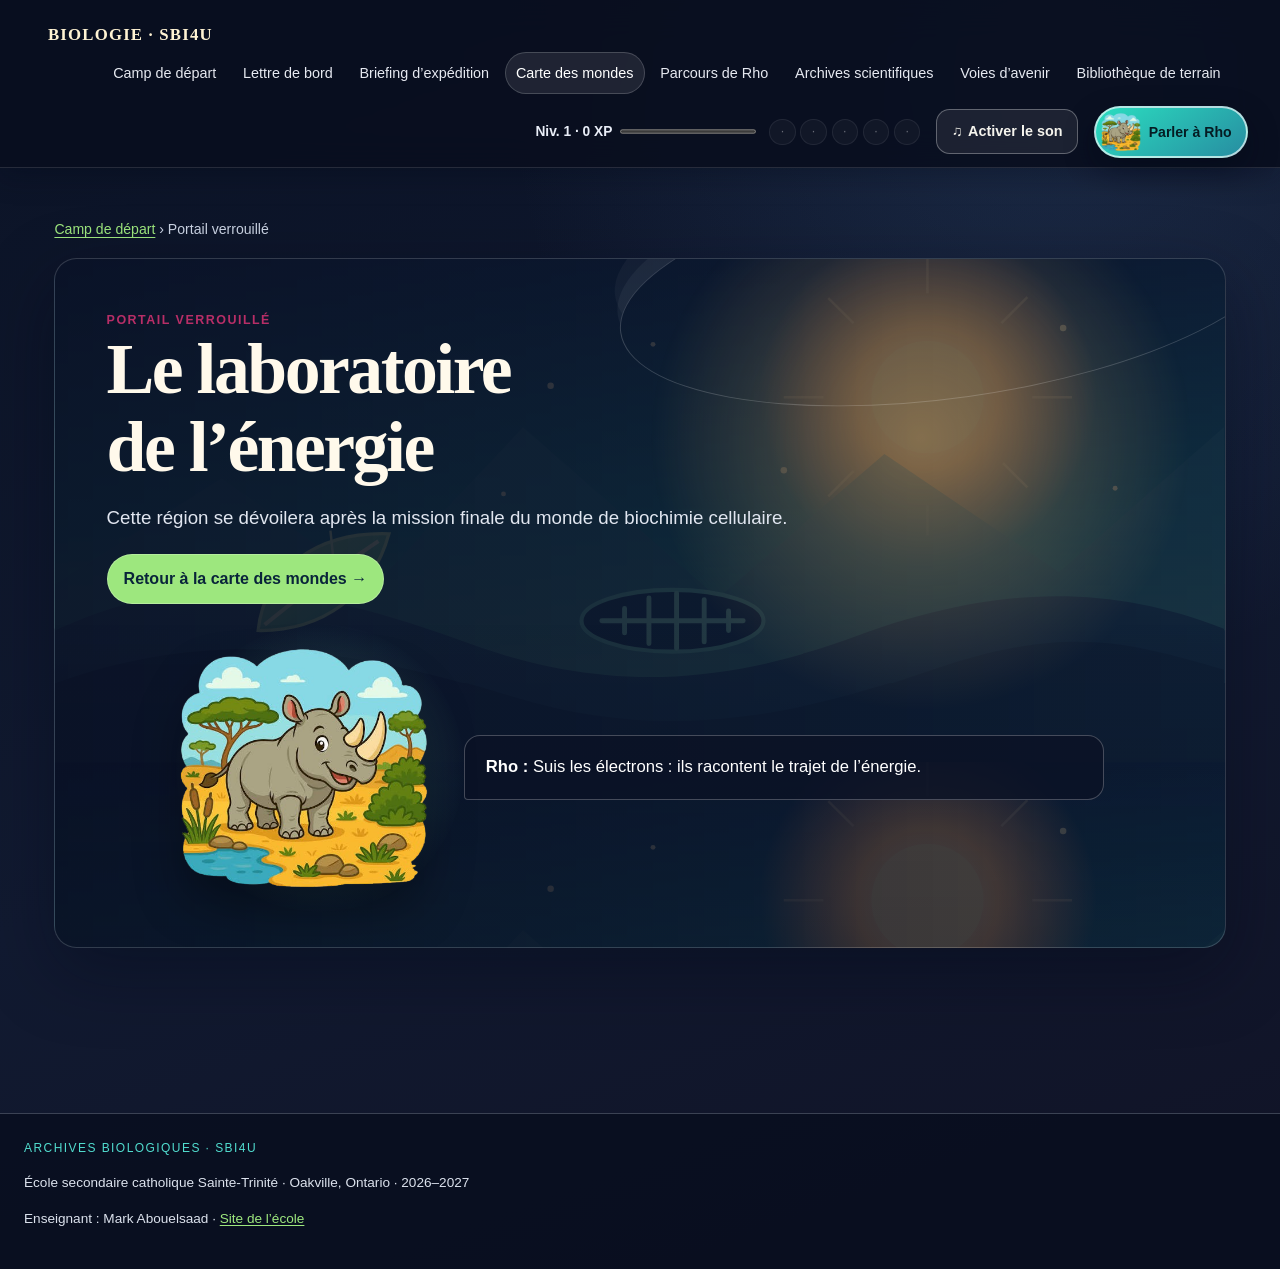
<file: unite2.html>
<!DOCTYPE html>
<html lang="fr"><head><meta charset="utf-8"/><meta content="width=device-width,initial-scale=1" name="viewport"/><meta content="#fff8df" name="theme-color"/><title>Processus métaboliques | SBI4U</title><style> :root{--ink:#182b32;--muted:#52646a;--paper:#f5f1e7;--card:#fffdf7;--line:#c9c2b3;--accent:#234c54;--accent2:#8b6947;--u1:#8a6a3e;--u2:#2b7467;--u3:#6d608f;--u4:#28728a;--u5:#587444;--shadow:0 8px 24px rgba(24,43,50,.07)}*{box-sizing:border-box}html{scroll-behavior:smooth;scroll-padding-top:100px}body{margin:0;background:var(--paper);color:var(--ink);font:16px/1.68 Arial,Helvetica,sans-serif}h1,h2,h3,h4,.brand,.eyebrow{font-family:Georgia,'Times New Roman',serif;letter-spacing:.01em}h1{font-size:clamp(2.15rem,5vw,4rem);line-height:1.08;font-weight:500;margin:.3rem 0 1rem}h2{font-size:clamp(1.45rem,3vw,2.1rem);font-weight:500;border-bottom:1px solid var(--line);padding-bottom:.45rem}h3{font-size:1.25rem;font-weight:500}p{max-width:82ch}a{color:#174e5c}a:focus-visible,button:focus-visible,summary:focus-visible,[tabindex]:focus-visible{outline:3px solid #9a6e3e;outline-offset:3px}.top{position:sticky;top:0;z-index:20;background:rgba(245,241,231,.97);border-bottom:1px solid var(--line);backdrop-filter:blur(10px)}nav{max-width:1320px;margin:auto;display:flex;gap:.25rem;align-items:center;flex-wrap:wrap;padding:.65rem 1rem}.brand{font-size:1rem;color:var(--ink);margin-right:auto;text-decoration:none;font-weight:bold}.navbtn{display:inline-flex;align-items:center;padding:.45rem .58rem;border:1px solid transparent;border-radius:2px;background:transparent;color:var(--ink);text-decoration:none;font-size:.82rem;cursor:pointer}.navbtn:hover,.navbtn[aria-current=page]{border-color:var(--line);background:#ebe5d8}main{max-width:1240px;margin:auto;padding:1.4rem clamp(1rem,3vw,2.5rem) 4rem}.hero,.section,.card,.panel,.document{background:var(--card);border:1px solid var(--line);border-radius:2px;box-shadow:var(--shadow)}.hero{padding:clamp(1.4rem,4vw,3.5rem);min-height:260px}.section{padding:clamp(1rem,3vw,2rem);margin:1.3rem 0}.card{padding:1.1rem;box-shadow:none}.eyebrow,.muted,.meta,.small{color:var(--muted)}.eyebrow,.archive-label{font-size:.75rem;letter-spacing:.12em;text-transform:uppercase;color:var(--accent2)}.tag{display:inline-block;padding:.15rem .5rem;border:1px solid var(--line);background:#e7e1d4;font-size:.8rem;margin:.15rem}.grid{display:grid;grid-template-columns:repeat(auto-fit,minmax(min(100%,245px),1fr));gap:1rem}.module{display:block;text-decoration:none;color:inherit;padding:1.15rem;border:1px solid var(--line);background:var(--card);min-height:145px;transition:background .15s,border-color .15s}.module:hover{background:#eee8da;border-color:var(--accent)}.module h2,.module h3{border:0;margin-top:.35rem}.btn,button{font:inherit;cursor:pointer}.btn,button.primary{display:inline-block;background:var(--accent);color:var(--card);border:1px solid var(--accent);padding:.62rem .9rem;text-decoration:none}.btn:hover,button.primary:hover{background:#183a40}.btn.secondary,button.secondary{background:transparent;color:var(--ink);border:1px solid var(--line)}.unit-head{border-left:6px solid var(--unit,var(--accent));padding-left:1rem}.unit-kicker{font-size:.78rem;text-transform:uppercase;letter-spacing:.12em;color:var(--unit,var(--accent));font-weight:bold}.unit-menu{display:flex;gap:.45rem;flex-wrap:wrap;margin:1rem 0}.unit-menu a{display:inline-block;border:1px solid var(--line);padding:.35rem .6rem;text-decoration:none;background:var(--card);color:var(--ink);font-size:.9rem}.unit-menu a:hover{border-color:var(--unit,var(--accent))}.content-section{scroll-margin-top:100px;margin:1.5rem 0}.content-section>h2{margin-bottom:1rem}.split{display:grid;grid-template-columns:repeat(auto-fit,minmax(min(100%,310px),1fr));gap:1rem}.document{max-width:850px;margin:1rem auto;padding:clamp(1.2rem,4vw,3rem)}.document p{max-width:none}.citation{font-size:.9rem;color:var(--muted);border-left:2px solid var(--accent2);padding-left:.75rem}.concept-map{border:1px solid var(--line);background:#fbf8f0;padding:1rem;overflow:auto}.map-network{min-width:660px;display:grid;grid-template-columns:repeat(4,minmax(130px,1fr));gap:.65rem;align-items:center}.concept-node{display:block;min-height:55px;padding:.6rem;border:1px solid var(--unit,var(--accent));background:var(--card);color:var(--ink);text-align:center;border-radius:2px;font-weight:600}.concept-node:hover,.concept-node[aria-pressed=true]{background:var(--unit,var(--accent));color:#fff}.connector{font-size:.78rem;color:var(--muted);text-align:center;padding:.1rem}.map-detail{margin-top:1rem;padding:1rem;border-left:4px solid var(--unit,var(--accent));background:var(--card);min-height:75px}.map-reset{margin-top:.75rem}.tabs{display:flex;gap:.4rem;flex-wrap:wrap;margin:1rem 0}.tabs button{background:transparent;color:var(--ink);border:1px solid var(--line);padding:.5rem .7rem}.tabs button[aria-selected=true]{background:var(--accent);color:white;border-color:var(--accent)}.tab-panel[hidden]{display:none!important}.facts{display:grid;grid-template-columns:repeat(auto-fit,minmax(160px,1fr));gap:.75rem}.fact{border:1px solid var(--line);padding:.8rem;background:#f7f3e9}.fact b{display:block;color:var(--accent)}details{border-top:1px solid var(--line);padding:.8rem 0}summary{cursor:pointer;font-weight:600}fieldset{border:1px solid var(--line);margin:.9rem 0;padding:1rem}legend{font-weight:bold;padding:0 .3rem}.question label{display:block;padding:.25rem 0;cursor:pointer}.feedback{padding:.75rem;margin:.7rem 0;background:#ebe5d8;border-left:3px solid var(--accent)}.feedback:empty{display:none}.source-list li{margin:.4rem 0}.breadcrumbs{font-size:.88rem;color:var(--muted);margin:.5rem 0 1rem}.breadcrumbs a{color:inherit}.prevnext{display:flex;justify-content:space-between;gap:1rem;flex-wrap:wrap;border-top:1px solid var(--line);padding-top:1rem;margin-top:2rem}.checklist label{display:flex;gap:.6rem;align-items:flex-start;padding:.4rem 0}.checklist input{margin-top:.45rem;accent-color:var(--accent)}.searchbar{width:100%;max-width:480px;padding:.65rem;border:1px solid var(--line);font:inherit;background:var(--card);color:var(--ink)}footer{border-top:1px solid var(--line);padding:1.5rem;color:var(--muted);font-size:.85rem} .sr-only{position:absolute;width:1px;height:1px;padding:0;margin:-1px;overflow:hidden;clip:rect(0,0,0,0);white-space:nowrap;border:0}.unit-color-1{--unit:var(--u1)}.unit-color-2{--unit:var(--u2)}.unit-color-3{--unit:var(--u3)}.unit-color-4{--unit:var(--u4)}.unit-color-5{--unit:var(--u5)}@media(max-width:760px){nav{gap:.1rem}.brand{width:100%;margin-bottom:.3rem}.navbtn{font-size:.78rem;padding:.35rem .4rem}main{padding:1rem .75rem 3rem}.map-network{min-width:590px}.hero{min-height:0}}@media(prefers-reduced-motion:reduce){html{scroll-behavior:auto}*{transition:none!important}}
/* Améliorations visuelles et d’accessibilité */
:root{
  --ink:#18332b;--muted:#526b61;--paper:#f3f6ef;--card:#ffffff;--line:#d2ded2;
  --accent:#246447;--accent2:#a4773f;--u1:#9a743d;--u2:#26745b;--u3:#617b62;
  --u4:#317a80;--u5:#527a3f;--shadow:0 10px 30px rgba(24,51,43,.08);
}
body{font-family:system-ui,-apple-system,BlinkMacSystemFont,"Segoe UI",Arial,sans-serif;line-height:1.72}
h1,h2,h3,h4,.brand,.eyebrow{letter-spacing:-.015em}
h1{font-weight:650;letter-spacing:-.035em}
h2{font-weight:650;border-bottom-color:#dce6dc}
h3{font-weight:650}
a{color:#205c43;text-underline-offset:.18em}
.top{background:rgba(243,246,239,.96);border-bottom-color:#d2ded2}
nav{gap:.35rem;padding:.75rem 1rem}
.brand{font-size:1.03rem;letter-spacing:.015em}
.navbtn{border-radius:999px;padding:.48rem .72rem;font-size:.83rem;transition:background .15s ease,color .15s ease,border-color .15s ease}
.navbtn:hover,.navbtn[aria-current=page]{background:#dcebe0;border-color:#c4d9c8;color:#174b33}
.hero{position:relative;overflow:hidden;border-radius:20px;border-color:#d6e2d6;background:linear-gradient(125deg,#ffffff 0%,#f2f7ef 68%,#e2efe4 100%);box-shadow:0 14px 38px rgba(24,51,43,.09)}
.hero:after{content:"";position:absolute;width:230px;height:230px;right:-70px;top:-85px;border:1px solid rgba(36,100,71,.16);border-radius:50%;box-shadow:0 0 0 26px rgba(36,100,71,.035),0 0 0 54px rgba(36,100,71,.025);pointer-events:none}
.hero>*{position:relative;z-index:1}
.section,.panel,.document{border-radius:16px;border-color:#d6e2d6;box-shadow:var(--shadow)}
.section{padding:clamp(1.1rem,3vw,2.1rem)}
.card,.module{border-radius:13px;border-color:#d6e2d6;transition:transform .16s ease,box-shadow .16s ease,border-color .16s ease,background .16s ease}
.card{background:#fff}
.module{padding:1.3rem;min-height:165px;display:flex;flex-direction:column;align-items:flex-start}
.module p{flex:1}
.module:hover{background:#f7fbf6;border-color:#8fb99c;transform:translateY(-3px);box-shadow:0 10px 22px rgba(24,51,43,.08)}
.module .btn{margin-top:.6rem}
.btn,button.primary{border-radius:999px;padding:.68rem 1rem;font-weight:650;transition:transform .15s ease,background .15s ease}
.btn:hover,button.primary:hover{transform:translateY(-1px)}
.btn.secondary,button.secondary{border-radius:999px;background:#f6f9f4;border-color:#d2ded2}
.unit-menu a{border-radius:999px;padding:.42rem .72rem}
.concept-map{border-radius:15px;background:linear-gradient(145deg,#f7faf5,#edf4ec);border-color:#d2ded2}
.concept-node{border-radius:10px;min-height:62px;transition:transform .15s ease,background .15s ease}
.concept-node:hover,.concept-node[aria-pressed=true]{transform:translateY(-2px);box-shadow:0 5px 14px rgba(24,51,43,.12)}
.map-detail{border-radius:0 12px 12px 0;background:#f7faf5}
.fact{border-radius:10px;background:#f6f9f4;border-color:#d8e4d7}
.feedback{border-radius:0 10px 10px 0;background:#edf5ed}
details{border-top-color:#dbe5da}
fieldset{border-radius:12px;border-color:#d2ded2}
.searchbar{border-radius:10px}
.document{background:#fff}
footer{margin-top:1rem;background:#edf3ea;border-top-color:#d2ded2}
.skip-link{position:absolute;left:1rem;top:-5rem;z-index:100;background:#fff;color:#174b33;border:2px solid #246447;border-radius:8px;padding:.7rem 1rem;font-weight:700}
.skip-link:focus{top:1rem}
:focus-visible{outline-color:#a4773f!important}
@media(max-width:760px){
  nav{align-items:stretch}
  .brand{width:100%;padding:.25rem .25rem .45rem}
  .navbtn{flex:1 1 auto;justify-content:center;text-align:center}
  .hero:after{width:150px;height:150px;right:-65px;top:-60px}
  .module{min-height:0}
  .map-network{min-width:0;grid-template-columns:repeat(2,minmax(0,1fr))}
}
@media(prefers-reduced-motion:reduce){.module:hover,.concept-node:hover,.btn:hover,button.primary:hover{transform:none}}
@media print{
  .top,footer,.btn,.unit-menu,.map-reset,button,.searchbar,select{display:none!important}
  body{background:#fff;color:#111;font-size:11pt}
  main{max-width:none;padding:0}
  .hero,.section,.card,.panel,.document{box-shadow:none;border:1px solid #bbb;break-inside:avoid}
  a{color:#111;text-decoration:underline}
  details{break-inside:avoid}
}

/* Palette jaune et rose du portfolio */
:root{
  --ink:#422638;--muted:#745b69;--paper:#fff8df;--card:#fffdf7;--line:#ecd9c5;
  --accent:#b82e67;--accent2:#926100;--u1:#926100;--u2:#b82e67;--u3:#96476d;
  --u4:#805400;--u5:#c2537b;--shadow:0 10px 30px rgba(89,39,62,.09);
}
a{color:#a62358}
.top{background:rgba(255,248,223,.96);border-bottom-color:#ecd9c5}
.navbtn:hover,.navbtn[aria-current=page]{background:#ffedb5;border-color:#efcf85;color:#702044}
.hero{border-color:#f0d3bd;background:linear-gradient(125deg,#fffdf7 0%,#fff5d5 67%,#fbe3ed 100%);box-shadow:0 14px 38px rgba(89,39,62,.09)}
.hero:after{border-color:rgba(184,46,103,.18);box-shadow:0 0 0 26px rgba(184,46,103,.04),0 0 0 54px rgba(217,155,24,.035)}
.section,.panel,.document{border-color:#ecd9c5}
.card,.module{border-color:#ecd9c5}
.module:hover{background:#fff8e6;border-color:#d989a8;box-shadow:0 10px 22px rgba(89,39,62,.09)}
.btn,button.primary{background:#b82e67;border-color:#b82e67;color:#fffdf7}
.btn:hover,button.primary:hover{background:#96224f}
.btn.secondary,button.secondary{background:#fff9e9;border-color:#ecd9c5}
.unit-menu a:hover{border-color:var(--unit,var(--accent))}
.concept-map{background:linear-gradient(145deg,#fffaf0,#fff0d0);border-color:#ecd9c5}
.concept-node:hover,.concept-node[aria-pressed=true]{color:#fff}
.map-detail{background:#fff9ed}
.fact{background:#fff8e6;border-color:#ecd9c5}
.feedback{background:#faeaf0;border-left-color:#b82e67}
footer{background:#fff1c9;border-top-color:#ecd9c5}
.skip-link{color:#702044;border-color:#b82e67}
:focus-visible{outline-color:#b82e67!important}
.opening-letter{border-top:6px solid #b82e67;background:linear-gradient(145deg,#fffdf7 0%,#fffdf7 72%,#fff5d9 100%)}
.opening-letter .letter-date{color:#926100;text-align:right;font-weight:600}
.opening-letter .letter-signature{color:#b82e67;font-family:Georgia,'Times New Roman',serif;font-size:1.2rem}

.diagram{margin:1rem 0 0;padding:clamp(1rem,3vw,1.5rem);border:1px solid var(--line);border-radius:16px;background:linear-gradient(145deg,#fffaf0,#fff0d0);box-shadow:none}
.diagram figcaption{margin-bottom:.75rem;font-weight:700;color:var(--ink)}
.diagram-row{display:grid;grid-template-columns:minmax(145px,.8fr) minmax(150px,1fr) auto minmax(175px,1.2fr);gap:.75rem;align-items:center;padding:.7rem 0;border-top:1px solid var(--line)}
.diagram-label{font-weight:700;color:var(--accent)}
.diagram-label small{display:block;color:var(--muted);font-weight:400}
.diagram-cell{padding:.75rem;border:1px solid var(--line);border-radius:12px;background:var(--card);text-align:center}
.diagram-arrow{color:var(--accent2);font-size:1.35rem;font-weight:700;text-align:center}
.diagram-note{margin:.85rem 0 0;color:var(--muted);font-size:.95rem}
@media(max-width:760px){.diagram-row{grid-template-columns:1fr;gap:.45rem}.diagram-arrow{transform:rotate(90deg);font-size:1.15rem}}

.game{margin:1rem 0;padding:clamp(1rem,3vw,1.5rem);border:1px solid var(--line);border-radius:16px;background:var(--card);box-shadow:none}
.game-board{display:grid;grid-template-columns:repeat(2,minmax(0,1fr));gap:1.1rem}
.game-options{display:grid;gap:.55rem}
.match-option{width:100%;min-height:44px;padding:.65rem .8rem;border:1px solid var(--line);border-radius:12px;background:#fff9e9;color:var(--ink);font:inherit;text-align:left;cursor:pointer;transition:background .15s ease,border-color .15s ease}
.match-option:hover:not(:disabled),.match-option[aria-pressed=true]{border-color:var(--accent);background:#faeaf0}
.match-option[data-matched=true]{background:#fff0c4;border-color:#d6a839;color:var(--ink);cursor:default}
.game-status{margin:.8rem 0 .25rem;font-weight:600}
.game-counter{margin:.25rem 0 .8rem;color:var(--muted)}
@media(max-width:760px){.game-board{grid-template-columns:1fr}}
</style><link rel="stylesheet" href="site.css"/><link rel="stylesheet" href="adventure.css"/></head><body class="unit-color-2"><a class="skip-link" href="#contenu">Passer au contenu</a><header class="top"><nav aria-label="Navigation principale"><a class="brand" href="index.html">BIOLOGIE · SBI4U</a><a class="navbtn" href="index.html">Camp de départ</a><a class="navbtn" href="lettre-ouverture.html">Lettre de bord</a><a class="navbtn" href="presentation.html">Briefing d’expédition</a><a class="navbtn" href="index.html#unites">Carte des mondes</a><a class="navbtn" href="parcours-rho.html">Parcours de Rho</a><a class="navbtn" href="articles.html">Archives scientifiques</a><a class="navbtn" href="carrieres.html">Voies d’avenir</a><a class="navbtn" href="bibliographie.html">Bibliothèque de terrain</a></nav></header><main id="contenu"><div class="breadcrumbs"><a href="index.html">Accueil</a> › <a href="presentation.html">Présentation</a> › Processus métaboliques</div><section class="hero unit-head"><div class="unit-kicker">Dossier 02 · SBI4U</div><h1>Processus métaboliques</h1><p><b>Question essentielle :</b> Comment les organismes transforment-ils la matière et l’énergie pour soutenir la vie?</p><p class="muted">Suis les transferts d’énergie à travers la respiration, la fermentation et la photosynthèse.</p><div class="unit-menu"><a href="#attentes">Briefing</a><a href="#concepts">Lexique</a><a href="#carte">Carte des concepts</a><a href="#scientifique">Scientifique</a><a href="#article">Enquête scientifique</a><a href="#carriere">Métiers en Ontario</a><a href="#liens">Connexions</a><a href="#jeux">Défis</a><a href="#quiz">Validation</a><a href="#sources">Références</a></div></section>
<section class="content-section" id="attentes"><h2>Briefing de mission — relancer l’énergie</h2><div class="card"><p>Comment les organismes transforment-ils la matière et l’énergie pour soutenir la vie?</p><p>Cette unité examine les réactions métaboliques, le rôle des enzymes, la photosynthèse et la respiration cellulaire. La photosynthèse convertit l’énergie lumineuse en énergie chimique stockée dans des molécules organiques, tandis que la respiration cellulaire transfère l’énergie de ces molécules vers l’ATP, que les cellules utilisent pour de nombreux processus.</p><p>Pour étudier ces processus, on peut formuler une hypothèse sur l’effet d’une variable — par exemple l’intensité lumineuse ou la température — puis comparer des mesures prises dans des conditions définies. Une conclusion solide doit être soutenue par les données et reconnaître les limites expérimentales.</p></div><figure class="diagram" aria-label="Schéma du lien entre photosynthèse et respiration cellulaire"><figcaption>Schéma — Photosynthèse, respiration et transfert d’énergie</figcaption><div class="diagram-row"><div class="diagram-label">Photosynthèse<small>chloroplastes</small></div><div class="diagram-cell">CO₂ + H₂O<br/>+ énergie lumineuse</div><div class="diagram-arrow" aria-hidden="true">→</div><div class="diagram-cell">Glucose + O₂</div></div><div class="diagram-row"><div class="diagram-label">Respiration cellulaire<small>en partie dans les mitochondries</small></div><div class="diagram-cell">Glucose + O₂</div><div class="diagram-arrow" aria-hidden="true">→</div><div class="diagram-cell">CO₂ + H₂O + ATP</div></div><p class="diagram-note"><b>À retenir :</b> la matière circule entre ces processus. L’énergie est captée de la lumière, transférée notamment à l’ATP, puis une partie est dissipée sous forme de chaleur.</p></figure><div class="lesson-intro"><p>Le laboratoire d’énergie s’est éteint. Explore les transformations du glucose, suis les électrons et découvre comment les cellules et les plantes relancent leurs cycles vitaux.</p></div><div class="lesson-grid"><article class="lesson-card" id="lesson-3-1"><h3>Métabolisme, énergie et ATP</h3><p>Le métabolisme regroupe les réactions chimiques d’un organisme. Le <strong>catabolisme</strong> dégrade des molécules et libère de l’énergie; l’<strong>anabolisme</strong> assemble des molécules et demande un apport d’énergie. Un organisme échange matière et énergie avec son environnement : il constitue un système ouvert. Les lois de la thermodynamique décrivent la transformation de l’énergie et la dissipation d’une partie de l’énergie utile sous forme de chaleur.</p><p>L’ATP (adénosine triphosphate) comprend adénine, ribose et trois phosphates. Son hydrolyse peut être couplée à des réactions qui demandent de l’énergie. Les cellules utilisent l’ATP pour le travail chimique (synthèse), le transport actif et le travail mécanique (mouvement). NAD<sup>+</sup>/NADH et FAD/FADH<sub>2</sub> transportent des électrons entre réactions d’oxydoréduction; ils sont régénérés au cours des voies métaboliques.</p><p class="lesson-keypoint"><strong>Précision scientifique :</strong> Absorber ou libérer de l’énergie n’est pas toujours équivalent au changement d’énergie libre (ΔG) : ces notions aident à prévoir si une réaction peut avancer spontanément.</p></article><article class="lesson-card" id="lesson-3-2"><h3>Respiration aérobie</h3><p>La respiration cellulaire transfère progressivement l’énergie de molécules organiques vers l’ATP. Le bilan global simplifié est : glucose + oxygène → dioxyde de carbone + eau. La glycolyse et les étapes mitochondriales oxydent le glucose et chargent les transporteurs NADH et FADH<sub>2</sub>; la chaîne respiratoire utilise ensuite leurs électrons pour produire la majeure partie de l’ATP.</p><div class="process-flow" role="img" aria-label="Les quatre étapes de la respiration aérobie"><span>Glycolyse<br/>cytosol</span><span class="process-arrow" aria-hidden="true">→</span><span>Oxydation du pyruvate<br/>matrice</span><span class="process-arrow" aria-hidden="true">→</span><span>Cycle de Krebs<br/>matrice</span><span class="process-arrow" aria-hidden="true">→</span><span>Chaîne respiratoire<br/>membrane interne</span></div><details class="stage-details"><summary>1. Glycolyse — cytosol</summary><p>Une molécule de glucose à six carbones est convertie en deux pyruvates à trois carbones. Deux ATP sont investis et quatre sont produits : le gain net est de deux ATP. Deux NAD<sup>+</sup> sont réduits en NADH; de l’eau est aussi produite. La glycolyse ne consomme pas directement d’oxygène.</p></details><details class="stage-details"><summary>2. Oxydation du pyruvate — matrice mitochondriale</summary><p>Par glucose, deux pyruvates sont décarboxylés et oxydés en deux acétyl-CoA. Cette étape produit deux CO<sub>2</sub> et deux NADH, mais pas directement d’ATP. La réaction ne consomme pas directement O<sub>2</sub>; en respiration aérobie, l’oxygène permet en aval de réoxyder les transporteurs réduits.</p></details><details class="stage-details"><summary>3. Cycle de Krebs — matrice mitochondriale</summary><p>Chaque acétyl-CoA se combine à l’oxaloacétate; une suite de réactions oxyde le groupement acétyle en CO<sub>2</sub> et régénère l’oxaloacétate. Pour un glucose, le cycle produit au total quatre CO<sub>2</sub>, six NADH, deux FADH<sub>2</sub> et deux ATP (ou équivalents).</p></details><details class="stage-details"><summary>4. Chaîne de transport et phosphorylation oxydative — membrane interne</summary><p>Les électrons du NADH et du FADH<sub>2</sub> passent entre des transporteurs de la membrane interne. L’énergie libérée pompe des H<sup>+</sup> vers l’espace intermembranaire et établit un gradient électrochimique. Leur retour vers la matrice par l’ATP synthase entraîne la synthèse d’ATP : c’est la chimiosmose. L’oxygène est l’accepteur final d’électrons et contribue à la formation d’eau.</p></details><p class="lesson-keypoint"><strong>Rendement :</strong> Un ancien bilan théorique peut compter jusqu’à 36 ATP par glucose, tandis que le rendement réel est plutôt d’une trentaine. Les estimations modernes courantes sont souvent autour de 30–32 ATP et varient selon les cellules et les conventions de comptage; aucun chiffre n’est une constante universelle. Précision complémentaire : <a href="https://openstax.org/books/biology-2e/pages/7-4-oxidative-phosphorylation">OpenStax, Biology 2e, section 7.4</a>.</p></article><article class="lesson-card" id="lesson-3-3"><h3>Respiration anaérobie et fermentation</h3><p>En absence d’oxygène, certaines cellules peuvent poursuivre la glycolyse si elles régénèrent le NAD<sup>+</sup> nécessaire. La fermentation ne fournit pas d’ATP supplémentaire au-delà du gain net de la glycolyse (deux ATP par glucose). Dans la fermentation lactique, le pyruvate est réduit en lactate; dans la fermentation alcoolique, il passe par l’acétaldéhyde puis devient éthanol et CO<sub>2</sub>. Ces réactions réoxydent le NADH en NAD<sup>+</sup>. Le lactate peut être transporté vers le foie et reconverti en pyruvate.</p><p class="lesson-keypoint"><strong>Précision scientifique :</strong> À ne pas confondre : fermentation et respiration anaérobie ont lieu sans O<sub>2</sub>, mais la respiration anaérobie utilise une chaîne de transport d’électrons et un accepteur final comme le nitrate ou le sulfate. La fermentation, elle, régénère notamment le NAD<sup>+</sup> sans chaîne respiratoire. Voir aussi <a href="https://openstax.org/books/biology-2e/pages/7-5-metabolism-without-oxygen">OpenStax, Biology 2e, section 7.5</a>.</p></article><article class="lesson-card" id="lesson-4-1"><h3>Photosynthèse : réactions dépendantes de la lumière</h3><p>Dans les chloroplastes, la chlorophylle a et b et d’autres pigments absorbent certaines longueurs d’onde. Les réactions photochimiques se déroulent dans la membrane des thylakoïdes. Au photosystème II (P680), l’énergie lumineuse permet la photolyse de l’eau; des électrons alimentent la chaîne, tandis que des protons et du dioxygène sont produits. Le transport d’électrons contribue à un gradient de protons, dont le retour par l’ATP synthase forme l’ATP.</p><p>Au photosystème I (P700), une nouvelle excitation lumineuse permet de transférer des électrons qui contribuent à réduire le NADP<sup>+</sup> en NADPH. Le flux cyclique autour du PSI peut accroître la production d’ATP sans produire de NADPH ni libérer d’O<sub>2</sub>. Les pigments ont des spectres d’absorption différents; leurs variations saisonnières expliquent en partie les couleurs observées dans les feuilles. Pour les réactions dépendantes de la lumière : <a href="https://openstax.org/books/biology-2e/pages/8-2-the-light-dependent-reactions-of-photosynthesis">OpenStax, Biology 2e, section 8.2</a>.</p></article><article class="lesson-card" id="lesson-4-2"><h3>Cycle de Calvin et fixation du carbone</h3><p>Dans le stroma, le cycle de Calvin utilise l’ATP et le NADPH produits par les réactions lumineuses. Le CO<sub>2</sub> est fixé sur le RuBP, puis les intermédiaires sont réduits en G3P; une partie du G3P sert à fabriquer des glucides et d’autres molécules organiques, tandis que le reste régénère le RuBP. Deux G3P peuvent contribuer à la synthèse d’un sucre à six carbones. « Indépendantes de la lumière » ne veut pas dire que ces réactions se déroulent nécessairement la nuit : elles dépendent des produits énergétiques fournis par les réactions lumineuses.</p><p>L’équation globale simplifiée est : 6 CO<sub>2</sub> + 6 H<sub>2</sub>O + lumière → C<sub>6</sub>H<sub>12</sub>O<sub>6</sub> + 6 O<sub>2</sub>. Le dioxygène libéré provient de l’eau. Pour fixer six CO<sub>2</sub> et produire deux G3P nets, le cycle mobilise 18 ATP et 12 NADPH.</p><p class="lesson-keypoint"><strong>Défi d’observation :</strong> des feuilles de pélargonium partiellement masquées sont exposées à une lumière intense, décolorées à l’alcool puis testées au Lugol. L’amidon apparaît dans les zones éclairées; ce résultat relie la lumière à la production et au stockage d’un glucide, sans prétendre mesurer directement le glucose formé.</p></article></div></section>
<section class="content-section" id="concepts"><h2>Lexique d’expédition : énergie et métabolisme</h2><div class="grid" id="glossary-list-2"><article class="card" data-term="Énergie lumineuse" data-unit="2"><p>Énergie transportée par la lumière, dont une partie peut être captée par les pigments photosynthétiques.</p><p><b>Importance : </b>Elle constitue l’entrée d’énergie qui soutient la production de matière organique dans les écosystèmes photosynthétiques.</p><p class="small">Exemple : La chlorophylle absorbe certaines longueurs d’onde utilisées pour alimenter les réactions photochimiques. Source : <a href="https://openstax.org/books/biology-2e/pages/8-1-overview-of-photosynthesis" rel="noopener noreferrer" target="_blank">OpenStax, Biology 2e, chapitres 6 à 8 (énergie, enzymes, respiration et photosynthèse)</a></p></article><article class="card" data-term="Photosynthèse" data-unit="2"><p>Processus par lequel des organismes convertissent l’énergie lumineuse en énergie chimique et utilisent du carbone inorganique pour fabriquer des molécules organiques.</p><p><b>Importance : </b>Elle transforme l’énergie lumineuse en énergie chimique et contribue au cycle du carbone et à la production d’oxygène.</p><p class="small">Exemple : Les plantes utilisent du CO₂ et de l’eau; l’énergie lumineuse alimente les réactions qui contribuent à former des glucides. Source : <a href="https://openstax.org/books/biology-2e/pages/8-1-overview-of-photosynthesis" rel="noopener noreferrer" target="_blank">OpenStax, Biology 2e, chapitres 6 à 8 (énergie, enzymes, respiration et photosynthèse)</a></p></article><article class="card" data-term="Glucose" data-unit="2"><p>Monosaccharide qui peut être utilisé comme combustible cellulaire et comme matière première pour synthétiser d’autres molécules.</p><p><b>Importance : </b>Il relie la matière organique produite par photosynthèse aux voies de respiration et de synthèse cellulaire.</p><p class="small">Exemple : Le glucose est dégradé au cours de la glycolyse lors de la respiration cellulaire. Source : <a href="https://openstax.org/books/biology-2e/pages/7-2-glycolysis" rel="noopener noreferrer" target="_blank">OpenStax, Biology 2e, chapitres 6 à 8 (énergie, enzymes, respiration et photosynthèse)</a></p></article><article class="card" data-term="Respiration cellulaire" data-unit="2"><p>Ensemble de voies qui extraient de l’énergie des molécules organiques et la transfèrent notamment à l’ATP; en respiration aérobie, l’oxygène sert d’accepteur final d’électrons.</p><p><b>Importance : </b>Elle fournit une grande partie de l’ATP nécessaire aux activités cellulaires.</p><p class="small">Exemple : Les cellules oxydent des molécules issues du glucose et utilisent l’énergie libérée pour produire de l’ATP. Source : <a href="https://openstax.org/books/biology-2e/pages/7-1-energy-in-living-systems" rel="noopener noreferrer" target="_blank">OpenStax, Biology 2e, chapitres 6 à 8 (énergie, enzymes, respiration et photosynthèse)</a></p></article><article class="card" data-term="ATP" data-unit="2"><p>Nucléotide qui transfère de l’énergie chimique aux processus cellulaires lorsqu’il est hydrolysé et couplé à une réaction.</p><p><b>Importance : </b>Il couple l’énergie libérée par certaines réactions à des processus qui en ont besoin.</p><p class="small">Exemple : L’ATP fournit de l’énergie à des pompes membranaires qui déplacent des ions contre leur gradient. Source : <a href="https://openstax.org/books/biology-2e/pages/6-4-atp-adenosine-triphosphate" rel="noopener noreferrer" target="_blank">OpenStax, Biology 2e, chapitres 6 à 8 (énergie, enzymes, respiration et photosynthèse)</a></p></article><article class="card" data-term="Enzymes" data-unit="2"><p>Catalyseurs qui accélèrent les étapes des voies métaboliques en réduisant l’énergie d’activation.</p><p><b>Importance : </b>Elles contrôlent les étapes et la vitesse des voies métaboliques, ce qui aide les cellules à ajuster leur activité.</p><p class="small">Exemple : Des enzymes de la glycolyse catalysent chacune une étape précise de la dégradation du glucose. Source : <a href="https://openstax.org/books/biology-2e/pages/6-5-enzymes" rel="noopener noreferrer" target="_blank">OpenStax, Biology 2e, chapitres 6 à 8 (énergie, enzymes, respiration et photosynthèse)</a></p></article><article class="card" data-term="Matière organique" data-unit="2"><p>Matière composée de molécules carbonées produites par les organismes ou issues de leurs restes et déchets.</p><p><b>Importance : </b>Elle transporte du carbone et de l’énergie chimique entre les organismes et dans les réseaux trophiques.</p><p class="small">Exemple : Les sucres produits par photosynthèse constituent une matière organique qui peut être utilisée par la plante ou d’autres organismes. Source : <a href="https://openstax.org/books/biology-2e/pages/8-1-overview-of-photosynthesis" rel="noopener noreferrer" target="_blank">OpenStax, Biology 2e, chapitres 6 à 8 (énergie, enzymes, respiration et photosynthèse)</a></p></article><article class="card" data-term="Dioxyde de carbone" data-unit="2"><p>Gaz dont le carbone peut être incorporé dans des molécules organiques pendant la fixation du carbone photosynthétique.</p><p><b>Importance : </b>Il constitue une source de carbone pour la photosynthèse et participe au cycle global du carbone.</p><p class="small">Exemple : Le CO₂ atmosphérique entre dans les feuilles et fournit le carbone utilisé dans le cycle de Calvin. Source : <a href="https://openstax.org/books/biology-2e/pages/8-1-overview-of-photosynthesis" rel="noopener noreferrer" target="_blank">OpenStax, Biology 2e, chapitres 6 à 8 (énergie, enzymes, respiration et photosynthèse)</a></p></article><article class="card" data-term="Oxygène" data-unit="2"><p>Molécule gazeuse O₂ qui est libérée par la photosynthèse oxygénique et utilisée comme accepteur final d’électrons dans la respiration aérobie.</p><p><b>Importance : </b>Il permet la respiration aérobie et relie les échanges gazeux aux réactions mitochondriales.</p><p class="small">Exemple : Les mitochondries utilisent l’O₂ dans la chaîne de transport des électrons. Source : <a href="https://openstax.org/books/biology-2e/pages/7-4-oxidative-phosphorylation" rel="noopener noreferrer" target="_blank">OpenStax, Biology 2e, chapitres 6 à 8 (énergie, enzymes, respiration et photosynthèse)</a></p></article><article class="card" data-term="Métabolisme" data-unit="2"><p>Réseau de réactions qui gèrent la matière et l’énergie dans une cellule, en couplant des voies de synthèse et de dégradation.</p><p><b>Importance : </b>Il coordonne les voies qui obtiennent, transforment et utilisent matière et énergie.</p><p class="small">Exemple : Les produits de la photosynthèse peuvent alimenter la respiration, laquelle fournit de l’ATP aux activités cellulaires. Source : <a href="https://openstax.org/books/biology-2e/pages/6-1-energy-and-metabolism" rel="noopener noreferrer" target="_blank">OpenStax, Biology 2e, chapitres 6 à 8 (énergie, enzymes, respiration et photosynthèse)</a></p></article></div></section>
<section class="content-section" id="carte"><h2>Carte des flux énergétiques</h2><p class="citation">Les boîtes contiennent des termes courts. Les connecteurs explicitent les relations. Sélectionne un nœud pour afficher sa fiche.</p><div aria-label="Carte conceptuelle de Processus métaboliques" class="concept-map"><div class="map-network"><div><button aria-pressed="false" class="concept-node" data-definition="Énergie transportée par la lumière, dont une partie peut être captée par les pigments photosynthétiques." data-error="La plante ne transforme pas directement toute la lumière reçue en biomasse; une partie est réfléchie, transmise ou dissipée." data-example="La chlorophylle absorbe certaines longueurs d’onde utilisées pour alimenter les réactions photochimiques." data-importance="Elle constitue l’entrée d’énergie qui soutient la production de matière organique dans les écosystèmes photosynthétiques." data-source="OpenStax, Biology 2e, chapitres 6 à 8 (énergie, enzymes, respiration et photosynthèse)" data-source-url="https://openstax.org/books/biology-2e/pages/8-1-overview-of-photosynthesis" data-title="Énergie lumineuse" data-unit="Processus métaboliques" onclick="selectConcept(this,'map-detail-2')" type="button">Énergie lumineuse</button></div><div><button aria-pressed="false" class="concept-node" data-definition="Processus par lequel des organismes convertissent l’énergie lumineuse en énergie chimique et utilisent du carbone inorganique pour fabriquer des molécules organiques." data-error="La masse d’une plante ne provient pas principalement du sol : une grande partie du carbone de sa biomasse vient du CO₂ atmosphérique." data-example="Les plantes utilisent du CO₂ et de l’eau; l’énergie lumineuse alimente les réactions qui contribuent à former des glucides." data-importance="Elle transforme l’énergie lumineuse en énergie chimique et contribue au cycle du carbone et à la production d’oxygène." data-source="OpenStax, Biology 2e, chapitres 6 à 8 (énergie, enzymes, respiration et photosynthèse)" data-source-url="https://openstax.org/books/biology-2e/pages/8-1-overview-of-photosynthesis" data-title="Photosynthèse" data-unit="Processus métaboliques" onclick="selectConcept(this,'map-detail-2')" type="button">Photosynthèse</button></div><div><button aria-pressed="false" class="concept-node" data-definition="Monosaccharide qui peut être utilisé comme combustible cellulaire et comme matière première pour synthétiser d’autres molécules." data-error="Le glucose n’est pas de l’ATP : son énergie chimique doit être transférée par plusieurs réactions à des molécules utilisables par la cellule." data-example="Le glucose est dégradé au cours de la glycolyse lors de la respiration cellulaire." data-importance="Il relie la matière organique produite par photosynthèse aux voies de respiration et de synthèse cellulaire." data-source="OpenStax, Biology 2e, chapitres 6 à 8 (énergie, enzymes, respiration et photosynthèse)" data-source-url="https://openstax.org/books/biology-2e/pages/7-2-glycolysis" data-title="Glucose" data-unit="Processus métaboliques" onclick="selectConcept(this,'map-detail-2')" type="button">Glucose</button></div><div><button aria-pressed="false" class="concept-node" data-definition="Ensemble de voies qui extraient de l’énergie des molécules organiques et la transfèrent notamment à l’ATP; en respiration aérobie, l’oxygène sert d’accepteur final d’électrons." data-error="La respiration cellulaire n’est pas simplement « respirer » avec les poumons; elle se déroule dans les cellules et comprend plusieurs étapes." data-example="Les cellules oxydent des molécules issues du glucose et utilisent l’énergie libérée pour produire de l’ATP." data-importance="Elle fournit une grande partie de l’ATP nécessaire aux activités cellulaires." data-source="OpenStax, Biology 2e, chapitres 6 à 8 (énergie, enzymes, respiration et photosynthèse)" data-source-url="https://openstax.org/books/biology-2e/pages/7-1-energy-in-living-systems" data-title="Respiration cellulaire" data-unit="Processus métaboliques" onclick="selectConcept(this,'map-detail-2')" type="button">Respiration cellulaire</button></div><div><button aria-pressed="false" class="concept-node" data-definition="Nucléotide qui transfère de l’énergie chimique aux processus cellulaires lorsqu’il est hydrolysé et couplé à une réaction." data-error="L’ATP n’est pas une réserve énergétique à long terme : il est continuellement synthétisé et consommé." data-example="L’ATP fournit de l’énergie à des pompes membranaires qui déplacent des ions contre leur gradient." data-importance="Il couple l’énergie libérée par certaines réactions à des processus qui en ont besoin." data-source="OpenStax, Biology 2e, chapitres 6 à 8 (énergie, enzymes, respiration et photosynthèse)" data-source-url="https://openstax.org/books/biology-2e/pages/6-4-atp-adenosine-triphosphate" data-title="ATP" data-unit="Processus métaboliques" onclick="selectConcept(this,'map-detail-2')" type="button">ATP</button></div><div><button aria-pressed="false" class="concept-node" data-definition="Catalyseurs qui accélèrent les étapes des voies métaboliques en réduisant l’énergie d’activation." data-error="Une hausse de température n’accélère pas indéfiniment une enzyme : des conditions extrêmes peuvent modifier sa structure." data-example="Des enzymes de la glycolyse catalysent chacune une étape précise de la dégradation du glucose." data-importance="Elles contrôlent les étapes et la vitesse des voies métaboliques, ce qui aide les cellules à ajuster leur activité." data-source="OpenStax, Biology 2e, chapitres 6 à 8 (énergie, enzymes, respiration et photosynthèse)" data-source-url="https://openstax.org/books/biology-2e/pages/6-5-enzymes" data-title="Enzymes" data-unit="Processus métaboliques" onclick="selectConcept(this,'map-detail-2')" type="button">Enzymes</button></div><div><button aria-pressed="false" class="concept-node" data-definition="Matière composée de molécules carbonées produites par les organismes ou issues de leurs restes et déchets." data-error="La matière organique et l’énergie ne sont pas la même chose : la matière est transformée et recyclée, tandis que l’énergie se transfère et se dissipe." data-example="Les sucres produits par photosynthèse constituent une matière organique qui peut être utilisée par la plante ou d’autres organismes." data-importance="Elle transporte du carbone et de l’énergie chimique entre les organismes et dans les réseaux trophiques." data-source="OpenStax, Biology 2e, chapitres 6 à 8 (énergie, enzymes, respiration et photosynthèse)" data-source-url="https://openstax.org/books/biology-2e/pages/8-1-overview-of-photosynthesis" data-title="Matière organique" data-unit="Processus métaboliques" onclick="selectConcept(this,'map-detail-2')" type="button">Matière organique</button></div><div><button aria-pressed="false" class="concept-node" data-definition="Gaz dont le carbone peut être incorporé dans des molécules organiques pendant la fixation du carbone photosynthétique." data-error="Le CO₂ n’est pas « transformé en oxygène » par la photosynthèse : l’oxygène libéré provient de l’eau." data-example="Le CO₂ atmosphérique entre dans les feuilles et fournit le carbone utilisé dans le cycle de Calvin." data-importance="Il constitue une source de carbone pour la photosynthèse et participe au cycle global du carbone." data-source="OpenStax, Biology 2e, chapitres 6 à 8 (énergie, enzymes, respiration et photosynthèse)" data-source-url="https://openstax.org/books/biology-2e/pages/8-1-overview-of-photosynthesis" data-title="Dioxyde de carbone" data-unit="Processus métaboliques" onclick="selectConcept(this,'map-detail-2')" type="button">Dioxyde de carbone</button></div><div><button aria-pressed="false" class="concept-node" data-definition="Molécule gazeuse O₂ qui est libérée par la photosynthèse oxygénique et utilisée comme accepteur final d’électrons dans la respiration aérobie." data-error="Les plantes consomment aussi de l’oxygène pendant la respiration; la photosynthèse et la respiration sont deux processus distincts." data-example="Les mitochondries utilisent l’O₂ dans la chaîne de transport des électrons." data-importance="Il permet la respiration aérobie et relie les échanges gazeux aux réactions mitochondriales." data-source="OpenStax, Biology 2e, chapitres 6 à 8 (énergie, enzymes, respiration et photosynthèse)" data-source-url="https://openstax.org/books/biology-2e/pages/7-4-oxidative-phosphorylation" data-title="Oxygène" data-unit="Processus métaboliques" onclick="selectConcept(this,'map-detail-2')" type="button">Oxygène</button></div><div><button aria-pressed="false" class="concept-node" data-definition="Réseau de réactions qui gèrent la matière et l’énergie dans une cellule, en couplant des voies de synthèse et de dégradation." data-error="La matière circule dans les voies métaboliques, mais l’énergie n’est pas recyclée indéfiniment : elle est transférée et dissipée." data-example="Les produits de la photosynthèse peuvent alimenter la respiration, laquelle fournit de l’ATP aux activités cellulaires." data-importance="Il coordonne les voies qui obtiennent, transforment et utilisent matière et énergie." data-source="OpenStax, Biology 2e, chapitres 6 à 8 (énergie, enzymes, respiration et photosynthèse)" data-source-url="https://openstax.org/books/biology-2e/pages/6-1-energy-and-metabolism" data-title="Métabolisme" data-unit="Processus métaboliques" onclick="selectConcept(this,'map-detail-2')" type="button">Métabolisme</button></div></div><h3>Relations entre les concepts</h3><div class="grid relation-grid"><div class="card"><b>Énergie lumineuse</b><div class="connector">— est captée lors de la →</div><b>Photosynthèse</b></div><div class="card"><b>Photosynthèse</b><div class="connector">— utilise notamment le →</div><b>Dioxyde de carbone</b></div><div class="card"><b>Photosynthèse</b><div class="connector">— produit de la matière organique et libère de l’ →</div><b>Oxygène</b></div><div class="card"><b>Photosynthèse</b><div class="connector">— permet de former des molécules comme le →</div><b>Glucose</b></div><div class="card"><b>Glucose</b><div class="connector">— peut être dégradé lors de la →</div><b>Respiration cellulaire</b></div><div class="card"><b>Respiration cellulaire</b><div class="connector">— transfère de l’énergie vers l’ →</div><b>ATP</b></div><div class="card"><b>Oxygène</b><div class="connector">— est consommé lors de la respiration cellulaire aérobie →</div><b>Respiration cellulaire</b></div><div class="card"><b>Respiration cellulaire</b><div class="connector">— libère notamment du →</div><b>Dioxyde de carbone</b></div><div class="card"><b>Enzymes</b><div class="connector">— catalysent les réactions du →</div><b>Métabolisme</b></div><div class="card"><b>ATP</b><div class="connector">— fournit de l’énergie à de nombreux processus du →</div><b>Métabolisme</b></div></div><div aria-live="polite" class="map-detail" id="map-detail-2"><p>Sélectionne un concept dans la carte pour afficher sa fiche détaillée.</p></div><button class="secondary map-reset" onclick="resetMap('map-detail-2')" type="button">Réinitialiser la carte</button></div></section>
<section class="content-section" id="scientifique"><h2>Rencontre avec un scientifique</h2><div class="split"><div class="card"><p><strong>Discipline :</strong> biochimie et bioénergétique.</p><p><strong>Reconnaissance :</strong> prix Nobel de chimie 1978 pour sa contribution à la compréhension du transfert d’énergie biologique grâce à la théorie chimiosmotique.</p><p><strong>Contribution :</strong> Peter D. Mitchell a proposé que le transfert d’électrons dans les chaînes respiratoires soit couplé au déplacement de protons à travers une membrane. Le gradient électrochimique ainsi créé peut ensuite alimenter la synthèse d’ATP.</p></div><div class="card"><p><strong>Lien avec les processus métaboliques :</strong> sa théorie explique le mécanisme de chimiosmose qui intervient pendant la phosphorylation oxydative dans les mitochondries. Elle montre comment l’énergie des réactions d’oxydoréduction est convertie en une forme utilisable par la cellule.</p><p><strong>Pertinence :</strong> cette théorie a transformé la compréhension scientifique de la production d’ATP pendant la respiration cellulaire et a aussi contribué à expliquer la conversion d’énergie dans les chloroplastes.</p><p class="citation">Source : Nobel Prize, prix de chimie 1978.</p><p><a href="https://www.nobelprize.org/prizes/chemistry/1978/summary/" rel="noopener noreferrer" target="_blank">Consulter la présentation officielle du prix Nobel 1978</a></p></div></div></section>
<section class="content-section" id="article"><h2>Station de recherche — Norman P. A. Hüner</h2><div class="scientist-station"><div class="station-layout"><figure class="scientist-portrait"><details class="visual-reveal"><summary><img src="assets/norman-huner.png" alt="Portrait photographique de Norman P. A. Hüner" loading="lazy"/><span class="visual-prompt"><span class="visual-prompt-closed">Afficher les détails</span><span class="visual-prompt-open">Masquer les détails</span></span></summary><div class="visual-detail"><p>Dans leur synthèse de 2012, Hüner et ses coauteurs relient l’acclimatation photosynthétique à la photostase : l’ajustement entre l’énergie captée, utilisée et dissipée (Hüner et al., 2012).</p></div></details><figcaption>Photographie fournie par Charlotte Banwell.</figcaption></figure><div><p class="rho-note"><strong>Rho :</strong> Dans ce laboratoire, la lumière devient un flux d’électrons. Suivons comment le chloroplaste ajuste ce flux lorsque son métabolisme ne peut pas tout utiliser.</p><p>Le physiologiste végétal canadien Norman P. A. Hüner et ses coauteurs ont synthétisé des recherches sur la photostase, la pression d’excitation et l’équilibre redox des chloroplastes.</p><p>Les réactions lumineuses produisent ATP et NADPH; le pool de plastoquinone renseigne sur l’état du transport électronique et peut contribuer à la régulation des réponses photosynthétiques.</p><p><a class="btn" href="articles.html#huner">Explorer l’article et le défi →</a></p></div></div></div></section>
<section class="content-section" id="carriere"><h2>Physiologiste de l’exercice</h2><div class="card"><p>Étudie les réponses du corps à l’activité physique, notamment les systèmes énergétiques, l’utilisation de l’oxygène et la récupération. Les parcours de formation varient selon le poste et peuvent inclure la physiologie, les sciences de l’exercice ou des études supérieures.</p><div class="card careerbox"><div><p><b>Responsabilités :</b> mesurer les réponses cardiovasculaires, respiratoires et métaboliques à l’exercice; interpréter les résultats; contribuer à des programmes d’entraînement ou de santé.</p><p><b>Conditions :</b> laboratoires de performance, cliniques, centres sportifs, recherche ou santé. Le travail peut combiner tests physiologiques, suivi de personnes et analyse de données.</p><p><b>Formation en Ontario :</b> baccalauréat en kinésiologie, éducation physique ou sciences humaines du mouvement; formation pratique et certification selon le poste.</p></div><div><div class="salary">30,10 $/h — médiane en Ontario, Guichet-Emplois (données consultées le 13 octobre 2026).</div><p></p><a href="https://www.jobbank.gc.ca/marketreport/wages-occupation/25163/ON" rel="noopener noreferrer" target="_blank">Voir les exigences et le salaire</a></div></div><p><b>Contribution à la société :</b> mobiliser des méthodes scientifiques pour analyser des phénomènes biologiques, soutenir des décisions informées et contribuer à la recherche ou aux services professionnels.</p></div></section>
<section class="content-section" id="liens"><h2>Passerelles entre les mondes</h2><div class="grid"><a class="module" href="unite1.html"><b>Biochimie cellulaire</b><p>Les glucides fournissent des substrats, les lipides constituent des membranes et les enzymes catalysent les réactions. Les propriétés de ces molécules déterminent quelles transformations métaboliques sont possibles dans des conditions données.</p></a><article class="module module-upcoming unit-color-3"><span class="eyebrow">Unité 03</span><h3>Génétique moléculaire</h3><p>Les gènes codent des protéines qui composent ou régulent les enzymes des voies métaboliques. Une modification de l’expression génétique peut ainsi changer la quantité d’une enzyme et influencer le flux d’une voie.</p><span class="module-status">À venir</span></article><article class="module module-upcoming unit-color-4"><span class="eyebrow">Unité 04</span><h3>Homéostasie</h3><p>La respiration fournit de l’ATP aux pompes ioniques, aux muscles et aux mécanismes de transport. Pendant l’exercice, les besoins énergétiques augmentent et les systèmes respiratoire et circulatoire ajustent l’apport d’oxygène et l’élimination du CO₂.</p><span class="module-status">À venir</span></article><article class="module module-upcoming unit-color-5"><span class="eyebrow">Unité 05</span><h3>Populations et écosystèmes</h3><p>La photosynthèse introduit de l’énergie dans la plupart des réseaux trophiques et fixe du carbone inorganique en matière organique. La respiration des organismes libère une partie de cette énergie et retourne du CO₂ dans l’environnement.</p><span class="module-status">À venir</span></article></div></section>
<section class="content-section" id="jeux"><h2>Laboratoire interactif</h2><p>Choisis une notion, puis la définition correspondante. Trouve les quatre associations.</p><div class="game card" id="matching-game-2"><div class="game-board"><div class="game-column"><h3>Notions</h3><div class="game-options"><button class="match-option" type="button" data-match-term="photosynthese" aria-pressed="false">Photosynthèse</button><button class="match-option" type="button" data-match-term="atp" aria-pressed="false">ATP</button><button class="match-option" type="button" data-match-term="oxygene" aria-pressed="false">Oxygène</button><button class="match-option" type="button" data-match-term="glycolyse" aria-pressed="false">Glycolyse</button></div></div><div class="game-column"><h3>Définitions</h3><div class="game-options"><button class="match-option" type="button" data-match-definition="glycolyse">Voie dans le cytosol qui commence la dégradation du glucose.</button><button class="match-option" type="button" data-match-definition="oxygene">Accepteur final d’électrons dans la chaîne de transport de la respiration aérobie.</button><button class="match-option" type="button" data-match-definition="photosynthese">Processus qui transforme l’énergie lumineuse en énergie chimique stockée dans les molécules organiques.</button><button class="match-option" type="button" data-match-definition="atp">Molécule qui transfère de l’énergie à de nombreux processus cellulaires.</button></div></div></div><p class="game-status" data-game-status role="status" aria-live="polite"></p><p class="game-counter" data-game-counter></p><button class="btn secondary" type="button" data-game-reset>Recommencer les associations</button></div></section><section class="content-section" id="quiz"><h2>Défi de validation</h2><details><summary>Questions de synthèse — ouvrir le quiz</summary><p>Réponds à chaque question, puis sélectionne « Vérifier mes réponses » pour afficher le résultat et les explications.</p><form id="quiz-2"><fieldset class="question" data-answer="b" data-explanation="La photosynthèse emmagasine l’énergie dans des molécules organiques."><legend>1. Quel processus transforme l’énergie lumineuse en énergie chimique?</legend><label><input name="q2_0" required="" type="radio" value="a"/> Respiration cellulaire</label><label><input name="q2_0" required="" type="radio" value="b"/> Photosynthèse</label><label><input name="q2_0" required="" type="radio" value="c"/> Diffusion</label></fieldset><fieldset class="question" data-answer="a" data-explanation="L’ATP est une source immédiate d’énergie utilisable par la cellule."><legend>2. Quelle molécule fournit directement de l’énergie à de nombreux processus cellulaires?</legend><label><input name="q2_1" required="" type="radio" value="a"/> ATP</label><label><input name="q2_1" required="" type="radio" value="b"/> ADN</label><label><input name="q2_1" required="" type="radio" value="c"/> Cellulose</label></fieldset><fieldset class="question" data-answer="a" data-explanation="Les enzymes catalysent les réactions en diminuant l’énergie d’activation."><legend>3. Vrai ou faux : les enzymes accélèrent des réactions métaboliques.</legend><label><input name="q2_2" required="" type="radio" value="a"/> Vrai</label><label><input name="q2_2" required="" type="radio" value="b"/> Faux</label></fieldset><fieldset class="question" data-answer="b" data-explanation="La chaîne de transport des électrons et la chimiosmose permettent la production de la majeure partie de l’ATP lors de la respiration aérobie."><legend>4. Quelle étape de la respiration aérobie produit généralement la plus grande quantité d’ATP?</legend><label><input name="q2_4" required="" type="radio" value="a"/> La glycolyse seulement</label><label><input name="q2_4" required="" type="radio" value="b"/> La phosphorylation oxydative</label><label><input name="q2_4" required="" type="radio" value="c"/> La diffusion du glucose à travers la membrane</label></fieldset><fieldset class="question" data-answer="a" data-explanation="L’oxygène agit comme accepteur final d’électrons; il permet le fonctionnement de la chaîne respiratoire."><legend>5. Quel est le rôle principal de l’oxygène dans la respiration aérobie?</legend><label><input name="q2_5" required="" type="radio" value="a"/> Accepter les électrons à la fin de la chaîne de transport</label><label><input name="q2_5" required="" type="radio" value="b"/> Fournir directement le carbone du glucose</label><label><input name="q2_5" required="" type="radio" value="c"/> Remplacer l’ATP comme enzyme</label></fieldset><fieldset class="question" data-answer="c" data-explanation="La photosynthèse convertit l’énergie lumineuse en énergie chimique stockée dans des molécules organiques; la respiration extrait cette énergie pour produire de l’ATP."><legend>6. Quelle comparaison entre photosynthèse et respiration cellulaire est la plus juste?</legend><label><input name="q2_6" required="" type="radio" value="a"/> Les deux processus ne font que consommer du glucose.</label><label><input name="q2_6" required="" type="radio" value="b"/> La respiration transforme directement la lumière en glucose.</label><label><input name="q2_6" required="" type="radio" value="c"/> La photosynthèse stocke l’énergie dans la matière organique, tandis que la respiration aide à transférer cette énergie vers l’ATP.</label></fieldset><button class="primary" type="submit">Vérifier mes réponses</button> <button class="secondary" type="reset">Recommencer le quiz</button><div aria-live="polite" class="feedback" id="quiz-feedback-2"></div></form></details></section>
<section class="content-section" id="sources"><h2>Bibliothèque de terrain</h2><ul class="source-list"><li>Clark, M. A., Douglas, M., &amp; Choi, J. (2018). <em>Biology 2e</em>. OpenStax. <a href="https://openstax.org/details/books/biology-2e" rel="noopener noreferrer" target="_blank">Lire la référence</a>.</li><li>Hüner, N. P. A., Bode, R., Dahal, K., Hollis, L., Rosso, D., Krol, M., &amp; Ivanov, A. G. (2012). Chloroplast redox imbalance governs phenotypic plasticity: The “grand design of photosynthesis” revisited. <em>Frontiers in Plant Science, 3</em>, Article 255. <a href="https://doi.org/10.3389/fpls.2012.00255" rel="noopener noreferrer" target="_blank">https://doi.org/10.3389/fpls.2012.00255</a>.</li><li>Université de Toronto Mississauga. <a href="https://www.utm.utoronto.ca/biology/people/ingo-ensminger" rel="noopener noreferrer" target="_blank">Profil institutionnel d’Ingo Ensminger</a>.</li><li>Guichet-Emplois. <a href="https://www.jobbank.gc.ca/marketreport/wages-occupation/25163/ON" rel="noopener noreferrer" target="_blank">Physiologiste de l’exercice en Ontario</a>.</li><li>Portrait de Norman P. A. Hüner : photographie fournie par Charlotte Banwell.</li></ul></section><div class="prevnext"><a class="btn secondary" href="unite1.html">← Retour</a><span aria-disabled="true" class="navbtn" title="Monde suivant verrouillé">Monde suivant · verrouillé</span></div></main><footer><div class="archive-label">Archives biologiques · SBI4U</div><p>École secondaire catholique Sainte-Trinité · Oakville, Ontario · 2026–2027</p><p>Enseignant : Mark Abouelsaad · <a href="https://esst.cscmonavenir.ca" rel="noopener noreferrer" target="_blank">Site de l’école</a></p></footer><script>function selectConcept(btn,details){document.querySelectorAll('.concept-node[aria-pressed="true"]').forEach(n=>n.setAttribute('aria-pressed','false'));btn.setAttribute('aria-pressed','true');const box=document.getElementById(details);if(box){const title=document.createElement('h3');title.textContent=btn.dataset.title;const def=document.createElement('p');def.textContent=btn.dataset.definition;const imp=document.createElement('p');imp.textContent='Importance : '+btn.dataset.importance;const ex=document.createElement('p');ex.textContent='Exemple : '+btn.dataset.example;const err=document.createElement('p');err.textContent='Erreur fréquente : '+btn.dataset.error;const unit=document.createElement('p');unit.textContent='Unité : '+btn.dataset.unit;const sourceP=document.createElement('p');const label=document.createElement('b');label.textContent='Source : ';sourceP.append(label);const link=document.createElement('a');link.href=btn.dataset.sourceUrl;link.target='_blank';link.rel='noopener noreferrer';link.textContent=btn.dataset.source;sourceP.append(link);box.replaceChildren(title,def,imp,ex,err,unit,sourceP);}}function resetMap(id){const d=document.getElementById(id);if(d)d.innerHTML='<p>Sélectionne un concept dans la carte pour afficher sa fiche détaillée.</p>';document.querySelectorAll('.concept-node').forEach(n=>n.setAttribute('aria-pressed','false'));}function setupQuiz(formId,feedbackId){const f=document.getElementById(formId);if(!f)return;f.addEventListener('submit',e=>{e.preventDefault();let score=0;const qs=[...f.querySelectorAll('[data-answer]')];let missing=0;qs.forEach(q=>{const checked=q.querySelector('input:checked');if(!checked){missing++;return}if(checked.value===q.dataset.answer)score++});const box=document.getElementById(feedbackId);if(missing){box.textContent='Réponds à toutes les questions avant de corriger.';return}const explanations=qs.map((q,i)=>{const ok=q.querySelector('input:checked').value===q.dataset.answer;return (i+1)+'. '+(ok?'Correct. ':'À revoir. ')+q.dataset.explanation}).join(' ');box.innerHTML='<p><b>Résultat :</b> '+score+' / '+qs.length+'</p><p>'+explanations+'</p>';});const reset=f.querySelector('[type=reset]');if(reset)reset.addEventListener('click',()=>{const b=document.getElementById(feedbackId);if(b)b.textContent='';});}function setupMatchingGame(gameId){const game=document.getElementById(gameId);if(!game)return;const terms=[...game.querySelectorAll('[data-match-term]')],definitions=[...game.querySelectorAll('[data-match-definition]')],status=game.querySelector('[data-game-status]'),counter=game.querySelector('[data-game-counter]'),reset=game.querySelector('[data-game-reset]');let chosen=null,matched=0,attempts=0;function updateCounter(){counter.textContent='Associations réussies : '+matched+' / '+terms.length+' · Essais : '+attempts;}function resetGame(){chosen=null;matched=0;attempts=0;terms.forEach(button=>{button.disabled=false;button.removeAttribute('data-matched');button.setAttribute('aria-pressed','false')});definitions.forEach(button=>{button.disabled=false;button.removeAttribute('data-matched')});status.textContent='Choisis une notion, puis sa définition.';updateCounter();}terms.forEach(button=>button.addEventListener('click',()=>{if(chosen)chosen.setAttribute('aria-pressed','false');chosen=button;chosen.setAttribute('aria-pressed','true');status.textContent='Notion choisie : '+button.textContent+'. Choisis sa définition.';}));definitions.forEach(button=>button.addEventListener('click',()=>{if(!chosen){status.textContent='Choisis d’abord une notion.';return}attempts++;if(chosen.dataset.matchTerm===button.dataset.matchDefinition){chosen.disabled=true;chosen.dataset.matched='true';chosen.setAttribute('aria-pressed','false');button.disabled=true;button.dataset.matched='true';matched++;chosen=null;status.textContent=matched===terms.length?'Bravo ! Tu as trouvé toutes les associations en '+attempts+' essais.':'Bonne association ! Choisis une autre notion.';}else{status.textContent='Ce n’est pas la bonne définition. Essaie encore.';}updateCounter();}));reset.addEventListener('click',resetGame);resetGame();}function setupGlossary(inputId,filterId,listId){const input=document.getElementById(inputId),filter=document.getElementById(filterId),list=document.getElementById(listId);if(!list)return;function apply(){const q=(input?.value||'').toLocaleLowerCase('fr'),u=filter?.value||'all';list.querySelectorAll('[data-term]').forEach(el=>{el.hidden=!(el.dataset.term.toLocaleLowerCase('fr').includes(q)&&(u==='all'||el.dataset.unit===u))})}input?.addEventListener('input',apply);filter?.addEventListener('change',apply)}</script><script>setupMatchingGame("matching-game-2");setupQuiz("quiz-2","quiz-feedback-2");</script>
<script>(function(){const path=(location.pathname.split('/').pop()||'index.html').toLowerCase();const hash=(location.hash||'').toLowerCase();const unitPage=/^unite[1-5]\.html$/.test(path);document.querySelectorAll('nav[aria-label="Navigation principale"] a.navbtn').forEach(link=>{const href=link.getAttribute('href')||'';const parts=href.split('#');const target=(parts[0]||'').toLowerCase();const targetHash=parts.length>1?'#'+parts[1].toLowerCase():'';const isUnits=link.textContent.trim()==='Carte des mondes';const active=(target===path&&(!targetHash||targetHash===hash))||(isUnits&&(unitPage||(path==='index.html'&&hash==='#unites')));if(active)link.setAttribute('aria-current','page');else link.removeAttribute('aria-current');});})();</script>
<script src="adventure.js" defer></script></body></html>
</file>
<file: site.css>
.navbtn[aria-disabled="true"] {
  border-color: transparent;
  background: transparent;
  color: var(--muted);
  cursor: default;
}

.navbtn[aria-disabled="true"]:hover {
  border-color: transparent;
  background: transparent;
  color: var(--muted);
}

.module-upcoming {
  background: linear-gradient(145deg, var(--card), #fff8e6);
  cursor: default;
}

.module-upcoming:hover {
  transform: none;
  border-color: #ecd9c5;
  background: linear-gradient(145deg, var(--card), #fff8e6);
  box-shadow: none;
}

.module-upcoming h3 {
  margin: 0.45rem 0;
}

.module-upcoming p {
  margin: 0 0 1rem;
}

.module-status {
  display: inline-block;
  margin-top: auto;
  padding: 0.25rem 0.65rem;
  border: 1px solid var(--line);
  border-radius: 999px;
  background: #fff1c9;
  color: var(--muted);
  font-size: 0.75rem;
  font-weight: 650;
  letter-spacing: 0.03em;
}

@media (max-width: 760px) {
  nav {
    width: 100%;
    flex-wrap: nowrap;
    overflow-x: auto;
    overflow-y: hidden;
    overscroll-behavior-x: contain;
    scrollbar-width: thin;
    -webkit-overflow-scrolling: touch;
  }

  .brand {
    width: auto;
    flex: 0 0 auto;
    margin: 0 0.35rem 0 0;
    white-space: nowrap;
  }

  .navbtn {
    flex: 0 0 auto;
    white-space: nowrap;
  }
}

.lesson-intro {
  margin-bottom: 1.25rem;
  color: var(--muted);
}

.lesson-grid {
  display: grid;
  grid-template-columns: repeat(auto-fit, minmax(min(100%, 19rem), 1fr));
  gap: 1rem;
}

.lesson-card {
  padding: 1.15rem;
  border: 1px solid var(--line);
  border-radius: 1rem;
  background: var(--card);
}

.lesson-card h3 {
  margin: 0 0 0.7rem;
  color: var(--accent);
}

.lesson-card h4 {
  margin-bottom: 0.35rem;
}

.lesson-card p:last-child,
.lesson-card ul:last-child {
  margin-bottom: 0;
}

.lesson-card ul {
  padding-left: 1.25rem;
}

.lesson-keypoint {
  margin-top: 0.8rem;
  padding: 0.75rem;
  border-left: 3px solid var(--accent2);
  background: color-mix(in srgb, var(--accent2) 8%, white);
}

.process-flow {
  display: flex;
  flex-wrap: wrap;
  align-items: center;
  justify-content: center;
  gap: 0.5rem;
  margin: 0.8rem 0;
}

.process-flow span:not(.process-arrow) {
  padding: 0.55rem 0.75rem;
  border: 1px solid var(--line);
  border-radius: 0.7rem;
  background: var(--paper);
}

.process-arrow {
  color: var(--accent);
  font-weight: 700;
}

.stage-details {
  margin: 0.65rem 0;
  padding: 0.75rem;
  border: 1px solid var(--line);
  border-radius: 0.75rem;
  background: var(--paper);
}

.stage-details summary {
  color: var(--accent);
  cursor: pointer;
  font-weight: 700;
}

.stage-details p {
  margin-bottom: 0;
}

.lesson-keypoint sup,
.lesson-keypoint sub {
  line-height: 0;
}

.enzyme-lab {
  display: grid;
  grid-template-columns: repeat(auto-fit, minmax(min(100%, 15rem), 1fr));
  gap: 1rem;
  align-items: start;
}

.enzyme-lab fieldset {
  min-width: 0;
  margin: 0;
  padding: 1rem;
  border: 1px solid var(--line);
  border-radius: 0.85rem;
}

.enzyme-lab legend {
  padding: 0 0.35rem;
  font-weight: 700;
}

.enzyme-lab label {
  display: block;
  margin: 0.85rem 0 0.3rem;
  font-weight: 650;
}

.enzyme-lab input[type="range"] {
  width: 100%;
  accent-color: var(--accent);
}

.lab-output {
  padding: 1rem;
  border: 1px solid var(--line);
  border-radius: 0.85rem;
  background: var(--paper);
}

.lab-output progress {
  width: 100%;
  height: 1rem;
  accent-color: var(--accent);
}

.lab-caveat {
  color: var(--muted);
  font-size: 0.92rem;
}

@media (prefers-reduced-motion: reduce) {
  *,
  *::before,
  *::after {
    scroll-behavior: auto !important;
    animation-duration: 0.01ms !important;
    animation-iteration-count: 1 !important;
    transition-duration: 0.01ms !important;
  }
}
</file>
<file: adventure.css>
:root {
  color-scheme: dark;
  --ink: #f5f4ed;
  --muted: #c5ccda;
  --paper: #10182b;
  --card: rgba(25, 34, 57, 0.88);
  --line: rgba(218, 231, 244, 0.18);
  --accent: #55dfc2;
  --accent2: #ffbf78;
  --shadow: 0 24px 70px rgba(2, 8, 24, 0.38);
  --world-glow: #58e3cf;
}

body.adventure-site {
  margin: 0;
  min-width: 320px;
  color: var(--ink);
  background:
    radial-gradient(ellipse at 82% 4%, rgba(80, 120, 171, 0.2), transparent 34rem),
    linear-gradient(160deg, #0b1326 0%, #111a31 54%, #111326 100%);
  font-family: "Avenir Next", Avenir, "Segoe UI", sans-serif;
  line-height: 1.68;
}

body.world-cell {
  --world-glow: #fa72b5;
  --accent: #53e5c4;
  --accent2: #ffb26f;
}

body.world-energy {
  --world-glow: #ffc96e;
  --accent: #9de77e;
  --accent2: #51ddcf;
}

body.world-archive {
  --world-glow: #a48dff;
  --accent: #a9a0ff;
  --accent2: #ffbf78;
}

body.adventure-site *,
body.adventure-site *::before,
body.adventure-site *::after {
  box-sizing: border-box;
  scroll-behavior: smooth;
}

body.adventure-site .top {
  position: sticky;
  z-index: 20;
  top: 0;
  display: block;
  padding: 0.55rem clamp(0.75rem, 3vw, 2rem);
  border-bottom: 1px solid rgba(255, 255, 255, 0.12);
  background: rgba(9, 15, 31, 0.92);
  color: var(--ink);
  box-shadow: 0 8px 26px rgba(4, 10, 25, 0.3);
  backdrop-filter: blur(18px);
}

body.adventure-site nav[aria-label="Navigation principale"] {
  display: flex;
  width: 100%;
  min-height: 3rem;
  align-items: center;
  flex-wrap: nowrap;
  gap: 0.35rem;
  overflow-x: auto;
  overscroll-behavior-x: contain;
  scrollbar-width: thin;
}

body.adventure-site .brand {
  flex: 0 0 auto;
  margin-right: auto;
  color: #fff3d3;
  font-size: 1.05rem;
  letter-spacing: 0.07em;
  white-space: nowrap;
}

body.adventure-site .navbtn {
  flex: 0 0 auto;
  border: 1px solid transparent;
  border-radius: 999px;
  background: transparent;
  color: #e6e9f1;
  font-size: 0.9rem;
  white-space: nowrap;
}

body.adventure-site .navbtn:hover,
body.adventure-site .navbtn[aria-current="page"] {
  border-color: rgba(255, 255, 255, 0.18);
  background: rgba(255, 255, 255, 0.09);
  color: #fff;
}

.adventure-hud {
  display: flex;
  min-height: 2rem;
  align-items: center;
  justify-content: flex-end;
  gap: 0.8rem;
  color: #e9edf7;
  font-size: 0.78rem;
}

.hud-xp {
  display: flex;
  align-items: center;
  gap: 0.5rem;
  font-weight: 750;
}

.hud-xp progress {
  width: clamp(4.5rem, 13vw, 8.5rem);
  height: 0.55rem;
  accent-color: var(--accent);
}

.hud-badges {
  display: flex;
  align-items: center;
  gap: 0.3rem;
}

.hud-badge {
  display: inline-flex;
  width: 1.65rem;
  height: 1.65rem;
  align-items: center;
  justify-content: center;
  border: 1px solid rgba(255, 255, 255, 0.18);
  border-radius: 50%;
  background: rgba(255, 255, 255, 0.08);
  font-size: 0.78rem;
}

.hud-badge[aria-label*="verrouillé"] {
  filter: grayscale(1);
  opacity: 0.42;
}

body.adventure-site main#contenu {
  width: min(88rem, calc(100% - 2rem));
  max-width: 88rem;
  margin: 1.25rem auto 5rem;
}

body.adventure-site .breadcrumbs {
  color: #cbd4e4;
}

body.adventure-site .breadcrumbs a {
  color: var(--accent);
}

.quest-scene {
  position: relative;
  display: grid;
  min-height: 27rem;
  grid-template-columns: minmax(0, 1fr) minmax(12rem, 0.48fr);
  align-items: center;
  gap: 1rem;
  overflow: hidden;
  margin: 0 0 1.35rem;
  padding: clamp(1.3rem, 4vw, 3.2rem);
  border: 1px solid rgba(255, 255, 255, 0.16);
  border-radius: 2rem;
  background:
    linear-gradient(90deg, rgba(10, 15, 35, 0.89) 0%, rgba(12, 19, 40, 0.73) 48%, rgba(12, 19, 40, 0.12) 100%),
    var(--world-art, linear-gradient(135deg, #2b3963, #603b71));
  background-position: center;
  background-size: cover;
  box-shadow: var(--shadow);
  isolation: isolate;
}

.quest-scene::before,
.quest-scene::after {
  position: absolute;
  z-index: -1;
  content: "";
  pointer-events: none;
}

.quest-scene::before {
  inset: 0;
  background:
    radial-gradient(circle at 74% 26%, var(--world-glow), transparent 17rem),
    linear-gradient(0deg, rgba(7, 12, 28, 0.4), transparent 48%);
  opacity: 0.34;
  animation: world-pulse 9s ease-in-out infinite alternate;
}

.quest-scene::after {
  right: -4rem;
  bottom: -7rem;
  width: 42rem;
  height: 14rem;
  border: 1px solid rgba(255, 255, 255, 0.18);
  border-radius: 50%;
  box-shadow: 0 -18px 0 rgba(255, 255, 255, 0.045), 0 -37px 0 rgba(255, 255, 255, 0.035);
  transform: rotate(-8deg);
}

.world-cell .quest-scene {
  --world-art: url("assets/world-cell.svg");
}

.world-energy .quest-scene {
  --world-art: url("assets/world-energy.svg");
}

.world-home .quest-scene {
  --world-art:
    radial-gradient(circle at 75% 22%, rgba(255, 203, 121, 0.65), transparent 16rem),
    linear-gradient(145deg, #193c5a, #334071 48%, #603e6d);
}

.world-archive .quest-scene {
  min-height: 17rem;
  --world-art:
    radial-gradient(circle at 80% 18%, rgba(164, 141, 255, 0.46), transparent 16rem),
    linear-gradient(145deg, #17284b, #3c3664 55%, #3b3159);
}

.quest-copy {
  max-width: 44rem;
}

.quest-kicker {
  margin: 0 0 0.65rem;
  color: var(--accent2);
  font-size: 0.78rem;
  font-weight: 800;
  letter-spacing: 0.19em;
  text-transform: uppercase;
}

.quest-scene h1,
.quest-scene h2 {
  max-width: 17ch;
  margin: 0;
  color: #fff9eb;
  font-family: Georgia, "Times New Roman", serif;
  font-size: clamp(2.2rem, 5.6vw, 4.5rem);
  font-weight: 600;
  line-height: 0.99;
  text-wrap: balance;
}

.quest-copy > p:not(.quest-kicker) {
  max-width: 58ch;
  margin: 1rem 0 1.2rem;
  color: #e1e6f0;
  font-size: clamp(1rem, 1.7vw, 1.17rem);
}

.quest-actions {
  display: flex;
  flex-wrap: wrap;
  gap: 0.65rem;
}

.quest-action,
.mission-submit {
  display: inline-flex;
  min-height: 2.8rem;
  align-items: center;
  justify-content: center;
  padding: 0.65rem 1rem;
  border: 1px solid rgba(255, 255, 255, 0.24);
  border-radius: 999px;
  background: var(--accent);
  color: #09243a;
  font-weight: 800;
  text-decoration: none;
  cursor: pointer;
  transition: transform 160ms ease, filter 160ms ease;
}

.quest-action.secondary {
  background: rgba(255, 255, 255, 0.1);
  color: #fff;
}

.quest-action:hover,
.mission-submit:hover {
  filter: brightness(1.08);
  transform: translateY(-2px);
}

.scene-guide {
  display: grid;
  align-self: end;
  justify-items: center;
  min-width: 0;
  row-gap: 0.35rem;
}

.scene-guide img {
  width: min(100%, 18rem);
  aspect-ratio: 1;
  object-fit: contain;
  filter: drop-shadow(0 1.5rem 1.5rem rgba(0, 0, 0, 0.35));
  animation: rho-hover 4s ease-in-out infinite;
}

.guide-caption {
  max-width: 18rem;
  margin-top: 0;
  padding: 0.8rem 1rem;
  border: 1px solid rgba(255, 255, 255, 0.24);
  border-radius: 1rem 1rem 1rem 0.25rem;
  background: rgba(11, 19, 38, 0.83);
  color: #fff;
  font-size: 0.92rem;
}

.world-waypoints {
  display: flex;
  flex-wrap: wrap;
  gap: 0.5rem;
  margin-top: 1.1rem;
}

.waypoint {
  display: inline-flex;
  min-height: 2.35rem;
  align-items: center;
  gap: 0.4rem;
  padding: 0.45rem 0.75rem;
  border: 1px solid rgba(255, 255, 255, 0.24);
  border-radius: 999px;
  background: rgba(8, 15, 34, 0.58);
  color: #fff;
  font-size: 0.86rem;
  font-weight: 650;
  text-decoration: none;
}

.waypoint:hover {
  border-color: var(--accent);
  background: rgba(8, 15, 34, 0.9);
}

.world-map {
  display: grid;
  grid-template-columns: repeat(auto-fit, minmax(min(100%, 11rem), 1fr));
  gap: 0.75rem;
  margin: 1.2rem 0;
}

.world-gate {
  position: relative;
  display: flex;
  min-height: 7rem;
  flex-direction: column;
  justify-content: center;
  padding: 1rem;
  border: 1px solid rgba(255, 255, 255, 0.2);
  border-radius: 1.1rem;
  background: linear-gradient(145deg, rgba(255, 255, 255, 0.14), rgba(255, 255, 255, 0.045));
  color: var(--ink);
  text-decoration: none;
  transition: transform 180ms ease, border-color 180ms ease, background 180ms ease;
}

.world-gate:hover {
  border-color: var(--accent);
  background: linear-gradient(145deg, rgba(85, 223, 194, 0.22), rgba(255, 255, 255, 0.06));
  transform: translateY(-3px);
}

.world-gate strong {
  color: var(--accent2);
  font-size: 0.76rem;
  letter-spacing: 0.12em;
  text-transform: uppercase;
}

.world-gate span {
  margin-top: 0.35rem;
  font-family: Georgia, "Times New Roman", serif;
  font-size: 1.15rem;
}

.adventure-site .world-gate .btn.secondary {
  border-color: rgba(85, 223, 194, 0.5);
  background: rgba(85, 223, 194, 0.92);
  color: #09243a;
}

.adventure-site .world-gate.is-locked .btn.secondary {
  border-color: rgba(255, 255, 255, 0.18);
  background: rgba(255, 255, 255, 0.1);
  color: #e2e7f0;
}

.world-gate.is-locked,
.world-gate[aria-disabled="true"] {
  border-style: dashed;
  background: rgba(11, 15, 29, 0.55);
  color: #a4adbf;
  cursor: not-allowed;
  filter: saturate(0.45);
}

.world-gate.is-locked:hover,
.world-gate[aria-disabled="true"]:hover {
  transform: none;
}

.mission-board {
  position: relative;
  overflow: hidden;
  scroll-margin-top: 9rem;
  margin: 1.4rem 0 2rem;
  padding: clamp(1.2rem, 3vw, 2rem);
  border: 1px solid color-mix(in srgb, var(--accent) 45%, transparent);
  border-radius: 1.5rem;
  background:
    radial-gradient(circle at 100% 0, color-mix(in srgb, var(--accent) 20%, transparent), transparent 20rem),
    rgba(13, 23, 44, 0.95);
  box-shadow: var(--shadow);
}

.mission-board h2,
.mission-board h3 {
  color: var(--accent);
}

.mission-board fieldset {
  margin: 1rem 0;
  padding: 1rem;
  border: 1px solid var(--line);
  border-radius: 1rem;
}

.mission-board legend {
  padding: 0 0.4rem;
  color: #fff;
  font-weight: 750;
}

.mission-option {
  display: flex;
  align-items: flex-start;
  gap: 0.65rem;
  margin: 0.65rem 0;
  color: #e5e9f2;
}

.mission-option input {
  margin-top: 0.3rem;
  accent-color: var(--accent);
}

.mission-board select {
  min-height: 2.6rem;
  margin: 0.25rem;
  padding: 0.45rem 0.7rem;
  border: 1px solid var(--line);
  border-radius: 0.7rem;
  background: #19253e;
  color: #fff;
}

.mission-feedback {
  min-height: 1.5rem;
  margin: 0.8rem 0 0;
  color: var(--accent2);
  font-weight: 700;
}

.mission-replay,
.progress-reset-trigger,
.progress-reset-confirm,
.progress-reset-cancel {
  min-height: 2.8rem;
  padding: 0.65rem 0.95rem;
  border: 1px solid rgba(218, 231, 244, 0.32);
  border-radius: 999px;
  background: rgba(255, 255, 255, 0.08);
  color: #fff3d3;
  font: inherit;
  font-weight: 750;
  line-height: 1.35;
  max-width: 100%;
  text-align: center;
  cursor: pointer;
  transition: border-color 150ms ease, background 150ms ease, transform 150ms ease;
}

.mission-replay:hover,
.progress-reset-trigger:hover,
.progress-reset-confirm:hover,
.progress-reset-cancel:hover {
  border-color: var(--accent);
  background: rgba(85, 223, 194, 0.14);
  transform: translateY(-1px);
}

.progress-reset-block {
  display: grid;
  grid-template-columns: minmax(0, 1fr) auto;
  align-items: center;
  gap: 0.8rem;
  margin-top: 1rem;
  padding: 1rem;
  border: 1px solid rgba(255, 191, 120, 0.32);
  border-radius: 1rem;
  background: rgba(255, 191, 120, 0.055);
}

.progress-reset-block h3,
.progress-reset-block p {
  margin: 0;
}

.progress-reset-block h3 {
  color: #fff3d3;
  font-size: 1rem;
}

.progress-reset-block p {
  margin-top: 0.3rem;
  color: #dce2ed;
  font-size: 0.88rem;
  line-height: 1.5;
}

.progress-reset-confirmation {
  display: flex;
  grid-column: 1 / -1;
  flex-wrap: wrap;
  align-items: center;
  gap: 0.6rem;
  padding-top: 0.8rem;
  border-top: 1px solid rgba(255, 191, 120, 0.24);
}

.progress-reset-confirmation p {
  flex-basis: 100%;
  margin: 0;
  color: #ffe0bb;
  font-weight: 700;
}

.progress-reset-confirm {
  border-color: rgba(255, 139, 120, 0.55);
  background: rgba(133, 47, 57, 0.45);
}

.progress-reset-confirm:hover {
  border-color: #ff9a89;
  background: rgba(133, 47, 57, 0.72);
}

.rho-companion {
  position: fixed;
  z-index: 30;
  right: clamp(0.6rem, 2vw, 1.5rem);
  bottom: 1rem;
  display: grid;
  justify-items: end;
  gap: 0.25rem;
  pointer-events: none;
}

.rho-companion > * {
  pointer-events: auto;
}

.rho-toggle {
  display: flex;
  width: 5.4rem;
  height: 5.4rem;
  align-items: center;
  justify-content: center;
  overflow: hidden;
  padding: 0;
  border: 2px solid rgba(255, 255, 255, 0.65);
  border-radius: 50%;
  background: linear-gradient(145deg, #2bdec0, #278da1);
  box-shadow: 0 12px 30px rgba(1, 8, 24, 0.48);
  cursor: pointer;
  transition: transform 180ms ease;
}

.rho-toggle:hover {
  transform: scale(1.07) rotate(-4deg);
}

.rho-toggle img {
  width: 7rem;
  height: 7rem;
  max-width: none;
  margin-top: 0.55rem;
  object-fit: cover;
  object-position: center;
}

.rho-toggle img[data-mood="happy"] {
  transform: rotate(-5deg) scale(1.05);
}

.rho-toggle img[data-mood="thinking"] {
  transform: rotate(4deg) scale(0.96);
}

.rho-companion.is-speaking .rho-toggle {
  animation: rho-speaking-glow 900ms ease-in-out infinite alternate;
}

@keyframes rho-speaking-glow {
  to {
    box-shadow: 0 0 0 4px rgba(255, 191, 120, 0.32), 0 12px 30px rgba(1, 8, 24, 0.48);
  }
}

.rho-dialogue {
  width: min(19rem, calc(100vw - 2rem));
  padding: 0.85rem 1rem;
  border: 1px solid rgba(255, 255, 255, 0.2);
  border-radius: 1rem 1rem 0.2rem 1rem;
  background: rgba(9, 15, 31, 0.96);
  color: #f5f2e9;
  box-shadow: 0 10px 35px rgba(0, 0, 0, 0.32);
  font-size: 0.92rem;
}

.rho-dialogue[hidden] {
  display: none;
}

.rho-name {
  display: block;
  margin-bottom: 0.2rem;
  color: var(--accent2);
  font-weight: 850;
}

.adventure-site .hero,
.adventure-site .section,
.adventure-site .content-section,
.adventure-site .document,
.adventure-site .panel,
.adventure-site .card {
  border-color: var(--line);
  background-color: var(--card);
  color: var(--ink);
  box-shadow: 0 16px 45px rgba(2, 8, 24, 0.2);
}

.adventure-site .quest-scene {
  border-color: rgba(255, 255, 255, 0.16);
  background:
    linear-gradient(90deg, rgba(10, 15, 35, 0.89) 0%, rgba(12, 19, 40, 0.73) 48%, rgba(12, 19, 40, 0.12) 100%),
    var(--world-art, linear-gradient(135deg, #2b3963, #603b71));
  box-shadow: var(--shadow);
}

.adventure-site .quest-scene h1,
.adventure-site .quest-scene h2 {
  color: #fff9eb;
}

.adventure-site .hero,
.adventure-site .section,
.adventure-site .content-section,
.adventure-site .document {
  border-radius: 1.4rem;
}

.adventure-site h1,
.adventure-site h2,
.adventure-site h3,
.adventure-site h4 {
  color: #fff4d8;
}

.adventure-site p,
.adventure-site li,
.adventure-site dd {
  color: #dce2ed;
}

.adventure-site a:not(.navbtn):not(.brand):not(.quest-action):not(.waypoint):not(.world-gate):not(.btn) {
  color: var(--accent);
}

.adventure-site button,
.adventure-site .btn,
.adventure-site input,
.adventure-site select,
.adventure-site textarea {
  font: inherit;
}

.adventure-site button:focus-visible,
.adventure-site a:focus-visible,
.adventure-site input:focus-visible,
.adventure-site select:focus-visible,
.adventure-site summary:focus-visible {
  outline: 3px solid #ffe18f;
  outline-offset: 3px;
}

body.adventure-site .question label {
  display: flex;
  align-items: flex-start;
  gap: 0.65rem;
  margin: 0.4rem 0;
  padding: 0.6rem 0.75rem;
  border: 1px solid rgba(218, 231, 244, 0.2);
  border-radius: 0.75rem;
  background: rgba(255, 255, 255, 0.035);
  cursor: pointer;
  transition: border-color 150ms ease, background 150ms ease;
}

body.adventure-site .question label:hover {
  border-color: rgba(85, 223, 194, 0.55);
  background: rgba(85, 223, 194, 0.08);
}

body.adventure-site .question label:has(input[type="radio"]:checked) {
  border-color: var(--accent);
  background: rgba(85, 223, 194, 0.16);
  color: #fff;
}

body.adventure-site .question input[type="radio"] {
  width: 1.15rem;
  height: 1.15rem;
  flex: 0 0 auto;
  margin: 0.22rem 0 0;
  accent-color: var(--accent);
  cursor: pointer;
}

.adventure-site footer {
  border-color: var(--line);
  background: rgba(7, 13, 28, 0.75);
  color: #d1d9e8;
}

.adventure-site .module,
.adventure-site .lesson-card,
.adventure-site .game {
  border-color: var(--line);
  background: rgba(255, 255, 255, 0.055);
  color: var(--ink);
  box-shadow: none;
}

.adventure-site .module-upcoming {
  background: rgba(7, 13, 28, 0.5);
}

.adventure-site .module-upcoming p {
  color: #aab4c8;
}

.adventure-site .lesson-card h3,
.adventure-site .lesson-card h4 {
  color: var(--accent2);
}

.adventure-site .lesson-keypoint,
.adventure-site .lab-output,
.adventure-site .stage-details {
  border-color: var(--line);
  background: rgba(255, 255, 255, 0.07);
  color: #f5f2e9;
}

.adventure-site .lesson-intro,
.adventure-site .lab-caveat {
  color: #c4cede;
}

body.adventure-site .lesson-intro p,
body.adventure-site .diagram-note {
  width: 100%;
  max-width: none;
}

.adventure-site .lab-caveat {
  width: 100%;
  max-width: 64rem;
}

.adventure-site .match-option,
.adventure-site .game-options button,
.adventure-site .game-board button {
  border-color: var(--line);
  background: rgba(255, 255, 255, 0.08);
  color: #f5f4ed;
}

.adventure-site .module-status {
  background: rgba(255, 255, 255, 0.08);
  color: #cbd3df;
}

.adventure-site #unites {
  border-color: rgba(255, 255, 255, 0.17);
  background:
    radial-gradient(ellipse at 92% 0, color-mix(in srgb, var(--world-glow) 23%, transparent), transparent 28rem),
    rgba(19, 28, 48, 0.88);
}

.adventure-site .expedition-menu {
  margin: -0.5rem 0 1rem;
  padding: 0.75rem;
  border: 1px solid var(--line);
  border-radius: 1rem;
  background: rgba(14, 22, 40, 0.8);
}

.adventure-site .expedition-menu a {
  border-color: var(--line);
  border-radius: 999px;
  background: rgba(255, 255, 255, 0.06);
  color: #f5f4ed;
}

.adventure-site .mission-board fieldset > label:not(.mission-option) {
  display: grid;
  grid-template-columns: auto minmax(0, 1fr);
  align-items: center;
  gap: 0.45rem;
  margin: 0.65rem 0;
  color: #e5e9f2;
}

.adventure-site .mission-board select {
  width: 100%;
  max-width: 22rem;
}

.adventure-site .skip-link {
  z-index: 60;
}

@keyframes rho-hover {
  0%, 100% { transform: translateY(0) rotate(0); }
  50% { transform: translateY(-8px) rotate(1deg); }
}

@keyframes world-pulse {
  from { opacity: 0.2; transform: scale(0.99); }
  to { opacity: 0.45; transform: scale(1.02); }
}

@media (max-width: 760px) {
  body.adventure-site main#contenu {
    width: min(100% - 1rem, 42rem);
    margin-top: 0.6rem;
  }

  .quest-scene {
    min-height: 35rem;
    grid-template-columns: 1fr;
    align-content: start;
    padding-bottom: 0.8rem;
    background-position: 64% center;
  }

  .quest-scene h1,
  .quest-scene h2 {
    font-size: clamp(2rem, 10vw, 3.4rem);
  }

  .scene-guide {
    grid-template-columns: 7rem minmax(0, 1fr);
    align-items: center;
    justify-items: start;
    column-gap: 0.75rem;
  }

  .scene-guide img {
    width: 7rem;
    max-width: 100%;
  }

  .guide-caption {
    min-width: 0;
    max-width: none;
    margin: 0;
  }

  .adventure-hud {
    justify-content: space-between;
    padding-top: 0.25rem;
  }

  .hud-badges {
    gap: 0.2rem;
  }

  .rho-toggle {
    width: 4.3rem;
    height: 4.3rem;
  }

  .rho-toggle img {
    width: 5.7rem;
    height: 5.7rem;
  }

  .rho-dialogue {
    width: min(16rem, calc(100vw - 1.25rem));
  }
}

@media (prefers-reduced-motion: reduce) {
  body.adventure-site *,
  body.adventure-site *::before,
  body.adventure-site *::after {
    scroll-behavior: auto !important;
    animation-duration: 0.01ms !important;
    animation-iteration-count: 1 !important;
    transition-duration: 0.01ms !important;
  }
}

body.adventure-site {
  --surface-raised: #192239;
  --surface-inset: #121b30;
  --line: rgba(218, 231, 244, 0.24);
}

body.adventure-site .top {
  display: grid;
  grid-template-columns: minmax(0, 1fr) auto;
  align-items: center;
  gap: 0 1rem;
}

body.adventure-site .top > nav[aria-label="Navigation principale"] {
  grid-column: 1 / -1;
  grid-row: 1;
}

body.adventure-site .nav-links {
  display: flex;
  flex: 1 1 auto;
  flex-wrap: wrap;
  justify-content: flex-end;
  gap: 0.25rem;
}

body.adventure-site .nav-menu-toggle {
  display: none;
  min-height: 2.6rem;
  padding: 0.45rem 0.8rem;
  border: 1px solid var(--line);
  border-radius: 999px;
  background: rgba(255, 255, 255, 0.08);
  color: var(--ink);
  font: inherit;
  font-weight: 700;
  cursor: pointer;
}

body.adventure-site .nav-menu-toggle[hidden],
body.adventure-site .nav-links[hidden] {
  display: none !important;
}

body.adventure-site .top > .adventure-hud {
  grid-column: 1;
  grid-row: 2;
  justify-self: end;
}

body.adventure-site .top > .rho-companion {
  position: static;
  display: flex;
  grid-column: 2;
  grid-row: 2;
  align-items: center;
  justify-items: normal;
  justify-self: end;
  gap: 0.5rem;
  width: auto;
  pointer-events: auto;
}

body.adventure-site main#contenu {
  line-height: 1.7;
}

body.adventure-site nav[aria-label="Navigation principale"] {
  min-width: 0;
  flex-wrap: wrap;
  justify-content: flex-start;
  overflow: visible;
  row-gap: 0.2rem;
}

body.adventure-site .navbtn {
  min-height: 2.6rem;
  padding-inline: 0.65rem;
}

body.adventure-site .adventure-hud {
  min-height: 2.6rem;
  font-size: 0.86rem;
}

body.adventure-site .quest-scene h1,
body.adventure-site .quest-scene h2 {
  line-height: 1.08;
}

body.adventure-site .quest-copy > p:not(.quest-kicker),
body.adventure-site .content-section p,
body.adventure-site .lesson-card p,
body.adventure-site .document p,
body.adventure-site .content-section li {
  line-height: 1.72;
}

body.adventure-site .diagram,
body.adventure-site .concept-map,
body.adventure-site .map-detail,
body.adventure-site .fact,
body.adventure-site .feedback,
body.adventure-site .opening-letter {
  border-color: var(--line);
  background: linear-gradient(145deg, var(--surface-raised), var(--surface-inset));
  color: var(--ink);
}

body.adventure-site .map-network {
  width: min(100%, 64rem);
  margin-inline: auto;
}

body.adventure-site .diagram figcaption,
body.adventure-site .map-detail h3 {
  color: #fff4d8;
}

body.adventure-site .diagram-row {
  border-top-color: var(--line);
}

body.adventure-site .diagram-label {
  color: var(--accent);
}

body.adventure-site .diagram-label small,
body.adventure-site .diagram-note,
body.adventure-site .citation,
body.adventure-site .muted,
body.adventure-site .meta,
body.adventure-site .small {
  color: var(--muted);
}

body.adventure-site .diagram-cell {
  border-color: var(--line);
  background: rgba(255, 255, 255, 0.07);
  color: var(--ink);
}

body.adventure-site .diagram-arrow {
  color: var(--accent2);
}

body.adventure-site .fact b {
  color: var(--accent);
}

body.adventure-site .feedback {
  border-left: 3px solid var(--accent);
  border-radius: 0 0.75rem 0.75rem 0;
}

body.adventure-site .quiz-save-notice {
  margin: 0.75rem 0 0;
  padding: 0.75rem 1rem;
  border: 1px solid rgba(255, 191, 120, 0.48);
  border-left: 4px solid var(--accent2);
  border-radius: 0.75rem;
  background: rgba(255, 191, 120, 0.1);
  color: #fff3d3;
  font-weight: 750;
  line-height: 1.5;
}

body.adventure-site .opening-letter {
  border-top-color: var(--accent);
}

body.adventure-site .opening-letter .letter-date {
  color: var(--accent2);
}

body.adventure-site .opening-letter .letter-signature {
  color: var(--accent);
}

body.adventure-site .lesson-keypoint,
body.adventure-site .lab-output,
body.adventure-site .stage-details {
  background: rgba(255, 255, 255, 0.07);
  color: var(--ink);
}

body.adventure-site .btn,
body.adventure-site button.primary {
  border-color: var(--accent);
  background: var(--accent);
  color: #09243a;
  font-weight: 750;
}

body.adventure-site .btn:hover,
body.adventure-site button.primary:hover {
  border-color: var(--accent);
  filter: brightness(1.08);
}

body.adventure-site .btn.secondary,
body.adventure-site button.secondary {
  border-color: var(--line);
  background: rgba(255, 255, 255, 0.08);
  color: var(--ink);
}

body.adventure-site .btn.secondary:hover,
body.adventure-site button.secondary:hover {
  border-color: var(--accent);
  background: rgba(255, 255, 255, 0.14);
}

body.adventure-site .match-option[data-matched="true"] {
  border-color: #79d3a8;
  background: #193b35;
  color: #eafff5;
}

body.adventure-site .match-option:disabled,
body.adventure-site .mission-board :disabled {
  border-color: #64718a;
  background: #263149;
  color: #e0e6f0;
  cursor: not-allowed;
  filter: none;
}

body.adventure-site .rho-dialogue {
  width: min(17rem, calc(100vw - 6rem));
  max-height: min(9rem, 28vh);
  overflow-y: auto;
  line-height: 1.55;
}

body.adventure-site .top > .rho-companion .rho-toggle {
  width: 3rem;
  height: 3rem;
}

body.adventure-site .top > .rho-companion .rho-toggle img {
  width: 4.25rem;
  height: 4.25rem;
  margin-top: 0.3rem;
}

@media (max-width: 760px) {
  body.adventure-site .top {
    grid-template-columns: minmax(0, 1fr);
  }

  body.adventure-site nav[aria-label="Navigation principale"] {
    display: grid;
    grid-template-columns: minmax(0, 1fr) auto;
    align-items: center;
    gap: 0.25rem;
  }

  body.adventure-site .brand {
    grid-column: 1;
    width: auto;
    margin: 0;
    padding: 0.25rem 0.25rem 0.4rem;
  }

  body.adventure-site .nav-menu-toggle {
    display: inline-flex;
    grid-column: 2;
    align-items: center;
    justify-content: center;
  }

  body.adventure-site .nav-menu-toggle[hidden] {
    display: none !important;
  }

  body.adventure-site .nav-links {
    display: none;
    grid-column: 1 / -1;
    grid-template-columns: repeat(2, minmax(0, 1fr));
    justify-content: initial;
    width: 100%;
  }

  body.adventure-site nav[aria-label="Navigation principale"].is-open .nav-links {
    display: grid;
  }

  body.adventure-site .navbtn {
    justify-content: center;
    min-width: 0;
    width: 100%;
    padding-inline: 0.35rem;
    white-space: normal;
    text-align: center;
  }

  body.adventure-site .top > .adventure-hud {
    grid-column: 1;
    grid-row: 2;
    justify-self: stretch;
  }

  body.adventure-site .top > .rho-companion {
    grid-column: 1;
    grid-row: 3;
    justify-self: end;
  }

  body.adventure-site .top > .rho-companion .rho-toggle {
    width: 2.8rem;
    height: 2.8rem;
  }

  body.adventure-site .top > .rho-companion .rho-toggle img {
    width: 4rem;
    height: 4rem;
  }

  body.adventure-site .rho-dialogue {
    max-height: min(8rem, 24vh);
  }
}

body.adventure-site .scientist-station,
body.adventure-site .feature-article,
body.adventure-site .interactive-figure,
body.adventure-site .scientist-challenge {
  color: #f5f4ed;
}

body.adventure-site .scientist-station,
body.adventure-site .feature-article {
  border: 1px solid rgba(218, 231, 244, 0.2);
  border-radius: 1.4rem;
  background: rgba(25, 34, 57, 0.94);
  box-shadow: var(--shadow);
}

body.adventure-site .scientist-station {
  padding: clamp(1.2rem, 3vw, 2rem);
}

.station-layout {
  display: grid;
  grid-template-columns: minmax(12rem, 0.3fr) minmax(0, 1fr);
  gap: clamp(1rem, 3vw, 2rem);
  align-items: start;
}

.equation {
  margin: 0.8rem 0;
  color: #fff3d3;
  font-family: Georgia, "Times New Roman", serif;
  font-size: clamp(1.15rem, 2.5vw, 1.65rem);
  font-weight: 700;
  text-align: center;
}

.scientist-station h3,
.feature-article h2,
.feature-article h3 {
  color: #fff3d3;
}

.scientist-station p,
.feature-article p,
.scientist-challenge label {
  color: #e4e9f2;
  line-height: 1.8;
}

.scientist-station .rho-note,
.feature-article .rho-note {
  margin: 1rem 0;
  padding: 1rem 1.1rem;
  border-left: 4px solid var(--accent2);
  border-radius: 0 0.8rem 0.8rem 0;
  background: rgba(255, 191, 120, 0.1);
}

.scientist-station .rho-note strong,
.feature-article .rho-note strong {
  color: var(--accent2);
}

.scientist-station .rho-note.rho-speaking,
.feature-article .rho-note.rho-speaking {
  display: grid;
  grid-template-columns: 4rem minmax(0, 1fr);
  grid-template-areas:
    "portrait name"
    "portrait message";
  align-items: start;
  column-gap: 0.85rem;
  row-gap: 0.2rem;
}

.rho-note-avatar {
  grid-area: portrait;
  display: block;
  width: 4rem;
  aspect-ratio: 1;
  object-fit: cover;
  object-position: center;
  border: 1px solid rgba(255, 243, 211, 0.45);
  border-radius: 0.8rem;
  background: #e8c97e;
  box-shadow: 0 4px 12px rgba(0, 0, 0, 0.22);
}

.rho-note-speaker {
  grid-area: name;
  align-self: end;
}

.rho-note-message {
  grid-area: message;
  min-width: 0;
}

.feature-article {
  margin: 1rem 0 2rem;
  padding: clamp(1.2rem, 4vw, 2.8rem);
}

.feature-article > h2 {
  margin-top: 0;
  border-bottom-color: rgba(218, 231, 244, 0.2);
  font-size: clamp(1.7rem, 3.8vw, 2.8rem);
  line-height: 1.15;
}

.feature-article .scientist-portrait {
  float: left;
  width: min(34%, 18rem);
  margin: 0 1.5rem 1rem 0;
}

.feature-article .article-wide-prose {
  clear: both;
}

.feature-article p {
  width: 100%;
  max-width: none;
}

.feature-article .interactive-figure,
.feature-article .scientist-challenge,
.feature-article .article-bibliography {
  clear: both;
}

.scientist-portrait {
  margin: 0;
}

.scientist-portrait img {
  display: block;
  width: 100%;
  max-height: 28rem;
  object-fit: cover;
  object-position: center top;
  border: 1px solid rgba(255, 255, 255, 0.22);
  border-radius: 1rem;
  background: #e6e5e0;
}

.scientist-portrait figcaption,
.interactive-figure figcaption,
.feature-article .article-meta {
  margin-top: 0.65rem;
  color: #c5ccda;
  font-size: 0.86rem;
}

.feature-article .article-meta {
  margin: 0 0 1rem;
}

.feature-article h3 {
  margin: 1.6rem 0 0.4rem;
  font-size: 1.25rem;
}

.feature-article .article-bibliography {
  margin-top: 1.8rem;
  padding-top: 1rem;
  border-top: 1px solid rgba(218, 231, 244, 0.2);
}

.feature-article .article-bibliography li {
  margin: 0.7rem 0;
  color: #e4e9f2;
  overflow-wrap: anywhere;
}

.source-list a {
  overflow-wrap: anywhere;
}

.feature-article a,
.scientist-station a {
  color: #8fe8d4;
  text-underline-offset: 0.18em;
}

.archive-jump {
  display: flex;
  flex-wrap: wrap;
  gap: 0.65rem;
  margin-top: 1.2rem;
}

.interactive-figure {
  margin: 1.5rem 0;
  padding: clamp(1rem, 2.5vw, 1.5rem);
  border: 1px solid rgba(218, 231, 244, 0.22);
  border-radius: 1rem;
  background: rgba(10, 18, 36, 0.78);
}

.interactive-figure h3 {
  margin-top: 0;
}

.interactive-figure label {
  display: block;
  width: min(100%, 34rem);
  margin: 0.8rem auto 0.3rem;
  color: #f5f4ed;
  font-weight: 650;
}

.interactive-figure input[type="range"] {
  display: block;
  width: 100%;
  max-width: 34rem;
  margin-inline: auto;
  accent-color: var(--accent);
}

.interactive-figure output,
.interactive-figure [data-photostasis-status] {
  color: #fff3d3;
  font-weight: 750;
}

.interactive-figure [data-photostasis-status] {
  display: block;
  width: min(100%, 34rem);
  margin: 0.8rem auto;
}

.interactive-figure [data-redox-detail] {
  max-width: 75ch;
  margin-inline: auto;
  padding: 0.8rem 1rem;
  border-left: 3px solid var(--accent);
  background: rgba(255, 255, 255, 0.06);
}

.feature-article .interactive-figure [data-redox-detail] {
  width: 100%;
  max-width: none;
}

.interactive-chart {
  display: block;
  width: min(100%, 34rem);
  height: auto;
  margin: 0.8rem auto;
  overflow: visible;
}

.interactive-figure figcaption {
  width: min(100%, 34rem);
  margin-inline: auto;
}

.interactive-chart text {
  fill: #e4e9f2;
  font: 12px "Avenir Next", Avenir, "Segoe UI", sans-serif;
}

.interactive-chart .chart-axis,
.interactive-chart .chart-grid {
  stroke: rgba(228, 233, 242, 0.55);
  stroke-width: 1;
}

.interactive-chart .chart-grid {
  stroke-dasharray: 4 5;
  opacity: 0.55;
}

.interactive-chart .chart-line {
  fill: none;
  stroke: #55dfc2;
  stroke-width: 4;
}

.interactive-chart .chart-guide {
  stroke: #ffbf78;
  stroke-dasharray: 4 4;
}

.interactive-chart .chart-marker {
  fill: #ffbf78;
  stroke: #10182b;
  stroke-width: 3;
}

.scientist-challenge {
  margin-top: 1.7rem;
  padding: 1.2rem;
  border: 1px solid rgba(255, 191, 120, 0.45);
  border-radius: 1rem;
  background: rgba(255, 191, 120, 0.08);
}

.scientist-challenge legend {
  padding: 0 0.35rem;
  color: #fff3d3;
  font-weight: 750;
}

.scientist-challenge label {
  display: flex;
  gap: 0.65rem;
  align-items: flex-start;
  margin: 0.45rem 0;
}

.scientist-challenge input {
  margin-top: 0.42rem;
  accent-color: var(--accent);
}

.scientist-challenge button {
  margin-top: 0.5rem;
}

.scientist-challenge [data-challenge-feedback] {
  min-height: 1.5em;
  color: #fff3d3;
}

.scientist-station :focus-visible,
.feature-article :focus-visible,
.interactive-figure :focus-visible {
  outline: 3px solid #ffbf78;
  outline-offset: 3px;
}

@media (max-width: 700px) {
  .station-layout {
    grid-template-columns: minmax(0, 1fr);
  }

  .scientist-station .rho-note.rho-speaking,
  .feature-article .rho-note.rho-speaking {
    grid-template-columns: 3.5rem minmax(0, 1fr);
  }

  .rho-note-avatar {
    width: 3.5rem;
  }

  .scientist-portrait {
    width: min(100%, 18rem);
  }

  .feature-article .scientist-portrait {
    width: min(38%, 12rem);
    margin: 0 1rem 0.75rem 0;
  }
}

body.adventure-site.world-profile {
  --world-glow: #bba8ff;
  --accent: #bba8ff;
  --accent2: #73e5cb;
}

body.world-profile .quest-scene {
  min-height: 19rem;
  --world-art:
    radial-gradient(circle at 78% 24%, rgba(187, 168, 255, 0.48), transparent 16rem),
    linear-gradient(145deg, #17284b, #3c3664 55%, #214d5b);
}

body.adventure-site button:not(.rho-toggle):not(.nav-menu-toggle),
body.adventure-site .btn {
  display: inline-flex;
  min-width: 2.75rem;
  min-height: 2.8rem;
  max-width: 100%;
  align-items: center;
  justify-content: center;
  padding: 0.65rem 0.9rem;
  border-radius: 0.85rem;
  font-size: clamp(0.9rem, 1vw, 1rem);
  font-weight: 700;
  line-height: 1.35;
  text-align: center;
  text-decoration: none;
  white-space: normal;
  overflow-wrap: anywhere;
}

body.adventure-site button:not(:disabled):hover,
body.adventure-site .btn:not([aria-disabled="true"]):hover {
  filter: brightness(1.12);
}

body.adventure-site button:not(:disabled):active,
body.adventure-site .btn:not([aria-disabled="true"]):active {
  filter: brightness(0.96);
  transform: translateY(1px);
}

body.adventure-site button:disabled,
body.adventure-site .btn[aria-disabled="true"] {
  border-color: #66738c;
  background: #29344d;
  color: #e2e8f2;
  cursor: not-allowed;
  filter: none;
  opacity: 1;
  transform: none;
}

body.adventure-site .concept-node {
  min-height: 3rem;
  padding: 0.65rem 0.8rem;
  line-height: 1.3;
  white-space: normal;
  overflow-wrap: anywhere;
}

body.adventure-site .concept-node[aria-pressed="true"] {
  border-color: var(--accent);
  background: var(--accent);
  color: #102037;
}

body.adventure-site .match-option {
  display: flex;
  width: 100%;
  min-height: 3.2rem;
  justify-content: flex-start;
  padding: 0.7rem 0.85rem;
  border-color: rgba(218, 231, 244, 0.36);
  background: #202b43;
  color: #f5f4ed;
  line-height: 1.45;
  text-align: left;
  white-space: normal;
  overflow-wrap: anywhere;
}

body.adventure-site .match-option:not(:disabled):hover,
body.adventure-site .match-option[aria-pressed="true"]:not([data-matched="true"]) {
  border-color: var(--accent);
  background: #31425e;
  color: #fff;
}

body.adventure-site .match-option[data-matched="true"] {
  border-color: #79d3a8;
  background: #193b35;
  color: #eafff5;
}

body.adventure-site .rho-toggle {
  width: auto;
  min-width: 0;
  height: auto;
  min-height: 3.3rem;
  gap: 0.5rem;
  padding: 0.25rem 0.9rem 0.25rem 0.3rem;
  border-radius: 999px;
  color: #051c23;
  font-size: 0.88rem;
  font-weight: 800;
  line-height: 1.15;
  white-space: nowrap;
}

body.adventure-site .rho-toggle img {
  width: 2.7rem;
  height: 2.7rem;
  margin: 0;
  flex: 0 0 auto;
}

body.adventure-site .top > .rho-companion .rho-toggle {
  width: auto;
  min-width: 0;
  height: auto;
  min-height: 3rem;
}

body.adventure-site .top > .rho-companion .rho-toggle img {
  width: 2.5rem;
  height: 2.5rem;
  margin: 0;
}

body.adventure-site .sound-toggle {
  display: inline-flex;
  min-height: 3rem;
  align-items: center;
  justify-content: center;
  gap: 0.35rem;
  padding: 0.45rem 0.8rem;
  border: 1px solid rgba(255, 255, 255, 0.3);
  border-radius: 999px;
  background: rgba(255, 255, 255, 0.08);
  color: #f5f4ed;
  font: inherit;
  font-size: 0.82rem;
  font-weight: 800;
  white-space: nowrap;
  cursor: pointer;
  transition: background 160ms ease, border-color 160ms ease, transform 160ms ease;
}

body.adventure-site .sound-toggle[aria-pressed="true"] {
  border-color: rgba(85, 223, 194, 0.75);
  background: rgba(85, 223, 194, 0.16);
  color: #d7fff4;
}

body.adventure-site .sound-toggle:hover {
  transform: translateY(-1px);
}

body.adventure-site .sound-toggle:focus-visible {
  outline: 3px solid #ffbf78;
  outline-offset: 3px;
}

body.adventure-site .sound-status:not(:empty) {
  max-width: 13rem;
  color: #ffddaa;
  font-size: 0.75rem;
  line-height: 1.3;
}

body.adventure-site .hud-xp.is-rewarding {
  animation: xp-reward-pulse 850ms ease-out;
}

body.adventure-site .rho-toggle.is-rewarding {
  animation: rho-reward-bounce 850ms ease-out;
}

@keyframes xp-reward-pulse {
  35% {
    color: var(--accent2);
    text-shadow: 0 0 1rem rgba(255, 191, 120, 0.7);
    transform: scale(1.1);
  }
}

@keyframes rho-reward-bounce {
  35% {
    box-shadow: 0 0 0 5px rgba(255, 191, 120, 0.32), 0 12px 30px rgba(1, 8, 24, 0.48);
    transform: translateY(-0.3rem) scale(1.08);
  }
  70% {
    transform: translateY(0.08rem) scale(0.98);
  }
}

@media (prefers-reduced-motion: reduce) {
  body.adventure-site .hud-xp.is-rewarding,
  body.adventure-site .rho-toggle.is-rewarding {
    animation: none;
  }
}

.rho-profile-intro {
  display: grid;
  grid-template-columns: minmax(7rem, 10rem) minmax(0, 1fr);
  align-items: center;
  gap: clamp(1rem, 3vw, 2rem);
  margin-bottom: 1rem;
  padding: clamp(1rem, 3vw, 1.6rem);
  border: 1px solid rgba(187, 168, 255, 0.35);
  border-radius: 1.3rem;
  background:
    radial-gradient(circle at 0 50%, rgba(187, 168, 255, 0.14), transparent 18rem),
    rgba(20, 29, 51, 0.92);
}

.rho-profile-intro img {
  display: block;
  width: 100%;
  max-height: 10rem;
  object-fit: contain;
  filter: drop-shadow(0 0.8rem 1rem rgba(0, 0, 0, 0.3));
}

.profile-eyebrow {
  margin: 0 0 0.35rem;
  color: #73e5cb !important;
  font-size: 0.74rem;
  font-weight: 800;
  letter-spacing: 0.14em;
  text-transform: uppercase;
}

.rho-profile-intro blockquote {
  margin: 0;
  color: #fff4d8;
  font-family: Georgia, "Times New Roman", serif;
  font-size: clamp(1.1rem, 2vw, 1.45rem);
  line-height: 1.5;
}

.rho-profile-stats {
  display: grid;
  grid-template-columns: repeat(3, minmax(0, 1fr));
  gap: 0.8rem;
  margin: 1rem 0 1.4rem;
}

.profile-stat {
  display: grid;
  align-content: start;
  gap: 0.28rem;
  min-width: 0;
  padding: 1rem;
  border: 1px solid var(--line);
  border-radius: 1rem;
  background: linear-gradient(145deg, #202b45, #172238);
}

.profile-stat > span {
  color: #cbd4e4;
  font-size: 0.83rem;
  font-weight: 700;
}

.profile-stat > strong {
  color: #fff4d8;
  font-family: Georgia, "Times New Roman", serif;
  font-size: clamp(1.4rem, 2.5vw, 2rem);
  line-height: 1.2;
}

.profile-stat > small {
  color: #c5ccda;
  line-height: 1.45;
}

.profile-stat progress {
  width: 100%;
  height: 0.65rem;
  margin-top: 0.35rem;
  accent-color: var(--accent);
}

.profile-block {
  margin: 1.3rem 0;
  padding: clamp(1rem, 2.5vw, 1.5rem);
  border: 1px solid var(--line);
  border-radius: 1.2rem;
  background:
    radial-gradient(ellipse at 100% 0, rgba(187, 168, 255, 0.09), transparent 24rem),
    rgba(18, 27, 48, 0.92);
}

.profile-section-heading {
  margin-bottom: 1rem;
}

.profile-section-heading h3 {
  margin: 0;
  color: #fff4d8;
  font-family: Georgia, "Times New Roman", serif;
  font-size: clamp(1.3rem, 2.3vw, 1.8rem);
}

.journey-route {
  display: grid;
  grid-template-columns: repeat(auto-fit, minmax(min(100%, 10rem), 1fr));
  gap: 0.7rem;
}

.journey-world {
  position: relative;
  display: flex;
  min-width: 0;
  min-height: 11rem;
  flex-direction: column;
  gap: 0.65rem;
  padding: 0.9rem;
  border: 1px solid rgba(218, 231, 244, 0.25);
  border-radius: 1rem;
  background: linear-gradient(150deg, rgba(85, 223, 194, 0.12), rgba(255, 255, 255, 0.035));
  color: #f5f4ed;
  text-decoration: none;
}

a.journey-world:hover {
  border-color: var(--accent);
  background: linear-gradient(150deg, rgba(187, 168, 255, 0.2), rgba(255, 255, 255, 0.055));
}

.journey-world[data-state="complete"] {
  border-color: #79d3a8;
  background: linear-gradient(150deg, rgba(61, 143, 111, 0.26), rgba(255, 255, 255, 0.035));
}

.journey-world[data-state="locked"] {
  border-style: dashed;
  background: rgba(10, 16, 29, 0.72);
  color: #c5ccda;
}

.journey-world-number,
.activity-category {
  color: #73e5cb;
  font-size: 0.72rem;
  font-weight: 800;
  letter-spacing: 0.11em;
  text-transform: uppercase;
}

.journey-world strong {
  color: #fff4d8;
  font-family: Georgia, "Times New Roman", serif;
  font-size: 1.05rem;
  line-height: 1.3;
}

.journey-world-status,
.activity-status,
.badge-status {
  display: inline-flex;
  width: fit-content;
  align-items: center;
  padding: 0.24rem 0.55rem;
  border: 1px solid rgba(218, 231, 244, 0.32);
  border-radius: 999px;
  color: #e2e8f2;
  font-size: 0.75rem;
  font-weight: 750;
  line-height: 1.3;
}

.journey-world-status[data-status="complete"],
.activity-status[data-status="completed"] {
  border-color: #79d3a8;
  background: rgba(47, 121, 91, 0.25);
  color: #d7ffe9;
}

.journey-world-status[data-status="explored"],
.activity-status[data-status="in-progress"] {
  border-color: #73e5cb;
  background: rgba(39, 114, 105, 0.24);
  color: #dcfff7;
}

.journey-world-status[data-status="locked"],
.activity-status[data-status="locked"] {
  border-color: #68748a;
  background: rgba(104, 116, 138, 0.16);
  color: #d5dce7;
}

.journey-world small,
.journey-world-link {
  min-width: 0;
  max-width: 100%;
  margin-top: auto;
  color: #d6deed;
  font-size: 0.82rem;
  line-height: 1.4;
  overflow-wrap: anywhere;
}

.journey-legend {
  display: flex;
  flex-wrap: wrap;
  gap: 0.5rem;
  margin-top: 0.9rem;
}

.journey-legend span {
  padding: 0.3rem 0.6rem;
  border: 1px solid var(--line);
  border-radius: 999px;
  color: #d6deed;
  font-size: 0.76rem;
}

.progress-activity-grid,
.rho-badge-grid {
  display: grid;
  grid-template-columns: repeat(2, minmax(0, 1fr));
  gap: 0.7rem;
}

.progress-activity {
  display: grid;
  align-content: start;
  gap: 0.55rem;
  min-width: 0;
  padding: 1rem;
  border: 1px solid var(--line);
  border-radius: 1rem;
  background: rgba(255, 255, 255, 0.045);
}

.progress-activity[data-status="completed"] {
  border-color: rgba(121, 211, 168, 0.6);
}

.progress-activity[data-status="locked"] {
  background: rgba(8, 14, 26, 0.5);
}

.activity-heading {
  display: flex;
  align-items: flex-start;
  justify-content: space-between;
  flex-wrap: wrap;
  gap: 0.45rem;
}

.progress-activity h4,
.rho-badge h4 {
  margin: 0;
  color: #fff4d8;
  font-size: 1.05rem;
  line-height: 1.35;
}

.progress-activity p,
.rho-badge p {
  margin: 0;
  color: #cbd4e4;
  font-size: 0.86rem;
  line-height: 1.5;
}

.activity-action {
  display: inline-flex;
  width: fit-content;
  min-height: 2.6rem;
  align-items: center;
  padding: 0.5rem 0.75rem;
  border: 1px solid rgba(115, 229, 203, 0.45);
  border-radius: 999px;
  color: #9af4df;
  font-weight: 750;
  line-height: 1.35;
  text-decoration: none;
}

.activity-action:hover {
  background: rgba(115, 229, 203, 0.12);
}

.activity-locked {
  color: #c5ccda;
  font-size: 0.84rem;
  line-height: 1.45;
}

.rho-badge {
  display: flex;
  align-items: flex-start;
  gap: 0.75rem;
  min-width: 0;
  padding: 0.85rem;
  border: 1px solid var(--line);
  border-radius: 1rem;
  background: rgba(255, 255, 255, 0.045);
}

.rho-badge[data-earned="true"] {
  border-color: rgba(255, 201, 110, 0.65);
  background: linear-gradient(135deg, rgba(255, 201, 110, 0.14), rgba(255, 255, 255, 0.035));
}

.rho-badge[data-earned="false"] {
  opacity: 0.78;
}

.rho-badge-icon {
  display: inline-grid;
  width: 2.7rem;
  height: 2.7rem;
  flex: 0 0 auto;
  place-items: center;
  border: 1px solid rgba(255, 201, 110, 0.45);
  border-radius: 50%;
  background: rgba(255, 201, 110, 0.12);
  color: #ffd98a;
  font-size: 1.2rem;
}

.badge-status {
  margin-top: 0.45rem;
}

.rho-badge[data-earned="true"] .badge-status {
  border-color: #f0c46c;
  color: #ffe4a8;
}

.profile-lower-grid {
  display: grid;
  grid-template-columns: minmax(0, 1.2fr) minmax(0, 0.8fr);
  gap: 0.8rem;
}

.rho-milestones {
  display: grid;
  gap: 0.5rem;
  margin: 0;
  padding: 0;
  list-style: none;
}

.rho-milestones li {
  display: grid;
  grid-template-columns: 1.4rem minmax(0, 1fr) auto;
  align-items: start;
  gap: 0.45rem;
  padding: 0.65rem 0;
  border-bottom: 1px solid var(--line);
  color: #e2e8f2;
  font-size: 0.88rem;
  line-height: 1.45;
}

.rho-milestones li[data-reached="true"] > span:first-child,
.rho-milestones li[data-reached="true"] strong {
  color: #9af4c5;
}

.rho-milestones strong {
  color: #c5ccda;
  font-size: 0.78rem;
}

.progress-save-note {
  margin: 1rem 0 0;
  color: #c5ccda !important;
  font-size: 0.82rem;
  text-align: center;
}

@media (max-width: 760px) {
  body.adventure-site .top > .rho-companion .rho-toggle {
    width: auto;
    min-width: 0;
    height: auto;
    min-height: 2.8rem;
    padding-right: 0.7rem;
    font-size: 0.8rem;
  }

  body.adventure-site .top > .rho-companion .rho-toggle img {
    width: 2.3rem;
    height: 2.3rem;
  }

  .rho-profile-stats {
    grid-template-columns: 1fr 1fr;
  }

  .profile-stat-xp {
    grid-column: 1 / -1;
  }

  .profile-lower-grid {
    grid-template-columns: minmax(0, 1fr);
  }

  .progress-reset-block {
    grid-template-columns: minmax(0, 1fr);
  }

  .progress-activity-grid,
  .rho-badge-grid {
    grid-template-columns: minmax(0, 1fr);
  }
}

@media (max-width: 480px) {
  body.adventure-site button:not(.rho-toggle):not(.nav-menu-toggle),
  body.adventure-site .btn {
    padding: 0.6rem 0.72rem;
    font-size: 0.9rem;
  }

  body.adventure-site .rho-toggle {
    min-height: 2.8rem;
    gap: 0.35rem;
    padding-right: 0.65rem;
    font-size: 0.8rem;
  }

  body.adventure-site .rho-toggle img {
    width: 2.25rem;
    height: 2.25rem;
  }

  .rho-profile-intro {
    grid-template-columns: minmax(4.5rem, 6rem) minmax(0, 1fr);
    gap: 0.75rem;
  }

  .rho-profile-stats {
    grid-template-columns: minmax(0, 1fr);
  }

  .profile-stat-xp {
    grid-column: auto;
  }

  .rho-milestones li {
    grid-template-columns: 1.2rem minmax(0, 1fr);
  }

  .rho-milestones strong {
    grid-column: 2;
  }
}

body.career-page main {
  max-width: 88rem;
}

.career-page .content-section p {
  width: 100%;
  max-width: none;
}

.career-page .career-profile {
  padding: clamp(1rem, 2.5vw, 1.8rem);
}

.career-page .career-illustration {
  margin: 0 0 1.35rem;
  overflow: hidden;
  border: 1px solid rgba(66, 38, 56, 0.15);
  border-radius: 1rem;
  background: #30243f;
  box-shadow: 0 8px 24px rgba(66, 38, 56, 0.12);
}

.career-page .career-illustration img {
  display: block;
  width: 100%;
  height: clamp(12rem, 26vw, 22rem);
  object-fit: cover;
  object-position: center;
}

.career-page .career-illustration .visual-caption {
  display: block;
  padding: 0.65rem 1rem;
  color: #594350;
  background: #fff8e9;
  font-size: 0.88rem;
  font-weight: 500;
}

.career-page .careerbox {
  display: grid;
  grid-template-columns: minmax(0, 1.7fr) minmax(17rem, 0.8fr);
  align-items: start;
  gap: clamp(1rem, 2.5vw, 2rem);
  margin: 1.4rem 0;
  padding: clamp(1rem, 2.5vw, 1.6rem);
}

.career-page .careerbox > div {
  min-width: 0;
}

.career-page .careerbox > div:last-child {
  padding: clamp(1rem, 2vw, 1.4rem);
  border: 1px solid #ecd9c5;
  border-radius: 1rem;
  background: linear-gradient(145deg, #fff8e6, #faeaf0);
  color: #422638;
}

.career-page .careerbox > div:last-child p {
  color: #422638;
}

.career-page .careerbox .salary {
  color: #702044;
  font-size: clamp(1.05rem, 1.6vw, 1.3rem);
  font-weight: 750;
  line-height: 1.45;
}

.career-page .careerbox a {
  display: inline-flex;
  margin-top: 0.5rem;
  padding: 0.65rem 0.9rem;
  border: 1px solid #b82e67;
  border-radius: 999px;
  background: #b82e67;
  color: #fffdf7;
  font-weight: 650;
  text-decoration: none;
}

.career-page .careerbox a:link,
.career-page .careerbox a:visited,
.career-page .careerbox a:hover {
  color: #fffdf7;
}

.career-page .careerbox a:hover {
  background: #96224f;
}

@media (max-width: 760px) {
  .career-page .careerbox {
    grid-template-columns: minmax(0, 1fr);
  }

  .career-page .career-illustration img {
    height: clamp(12rem, 56vw, 18rem);
  }
}

body.adventure-site main#contenu p:not(.guide-caption):not(.rho-note):not(.article-meta) {
  width: 100%;
  max-width: none;
}

body.adventure-site .quest-scene {
  grid-template-columns: minmax(0, 1fr);
  background:
    linear-gradient(90deg, rgba(10, 15, 35, 0.9), rgba(12, 19, 40, 0.72)),
    var(--world-art, linear-gradient(135deg, #2b3963, #603b71));
}

body.adventure-site .quest-copy {
  grid-column: 1;
  width: 100%;
  max-width: none;
}

body.adventure-site .quest-copy > p:not(.quest-kicker) {
  width: 100%;
  max-width: none;
}

body.adventure-site .scene-guide {
  position: relative;
  isolation: isolate;
  grid-template-columns: clamp(12rem, 20vw, 17rem) minmax(0, 1fr);
  align-items: center;
  justify-items: center;
  column-gap: clamp(1rem, 3vw, 2rem);
  width: min(100%, 58rem);
  margin: 1.25rem auto 0;
}

body.adventure-site .scene-guide::before {
  position: absolute;
  z-index: -1;
  top: 50%;
  left: 0;
  width: min(18rem, 35vw);
  aspect-ratio: 1;
  border-radius: 50%;
  background: radial-gradient(circle, rgba(125, 232, 210, 0.28), rgba(125, 232, 210, 0) 72%);
  content: "";
  transform: translateY(-50%);
}

body.adventure-site .scene-guide img {
  width: 100%;
  height: auto;
  aspect-ratio: 1;
  object-fit: contain;
}

body.adventure-site .guide-caption {
  width: 100%;
  max-width: none;
  margin: 0;
  padding: 1.1rem 1.3rem;
  font-size: clamp(1rem, 1.3vw, 1.2rem);
}

body.adventure-site details.visual-reveal:not(.career-illustration) {
  margin: 0;
  padding: 0;
  border: 0;
  background: transparent;
}

body.adventure-site .visual-reveal summary {
  position: relative;
  display: block;
  padding: 0;
  list-style: none;
  cursor: pointer;
}

body.adventure-site .visual-reveal summary::-webkit-details-marker {
  display: none;
}

body.adventure-site .visual-reveal summary:focus-visible {
  border-radius: 0.8rem;
  outline: 3px solid #ffbf78;
  outline-offset: 3px;
}

body.adventure-site .visual-prompt {
  position: absolute;
  right: 0.8rem;
  bottom: 0.8rem;
  z-index: 1;
  padding: 0.4rem 0.7rem;
  border: 1px solid rgba(255, 255, 255, 0.4);
  border-radius: 999px;
  background: rgba(10, 18, 36, 0.94);
  color: #fff3d3;
  font-size: 0.78rem;
  font-weight: 750;
}

body.adventure-site .visual-prompt-open {
  display: none;
}

body.adventure-site .visual-reveal[open] .visual-prompt-closed {
  display: none;
}

body.adventure-site .visual-reveal[open] .visual-prompt-open {
  display: inline;
}

body.adventure-site .visual-detail {
  margin: 0.8rem 0;
  padding: 0.9rem 1rem;
  border-left: 4px solid var(--accent);
  border-radius: 0 0.8rem 0.8rem 0;
  background: rgba(10, 18, 36, 0.94);
  color: #e4e9f2;
}

body.adventure-site .visual-detail p {
  margin: 0;
  color: #e4e9f2;
}

.career-page .career-illustration .visual-prompt {
  position: static;
  display: inline-flex;
  margin: 0.65rem 1rem 0;
  right: auto;
  bottom: auto;
  z-index: auto;
}

@media (max-width: 760px) {
  body.adventure-site .scene-guide {
    grid-template-columns: minmax(0, 1fr);
    row-gap: 0.25rem;
    width: min(100%, 27rem);
    margin: 1rem auto 0;
  }

  body.adventure-site .scene-guide::before {
    top: 0;
    left: 50%;
    width: min(16rem, 68vw);
    transform: translate(-50%, 0);
  }

  body.adventure-site .scene-guide img {
    width: clamp(11rem, 52vw, 14rem);
  }

  body.adventure-site .guide-caption {
    text-align: center;
  }
}
</file>
